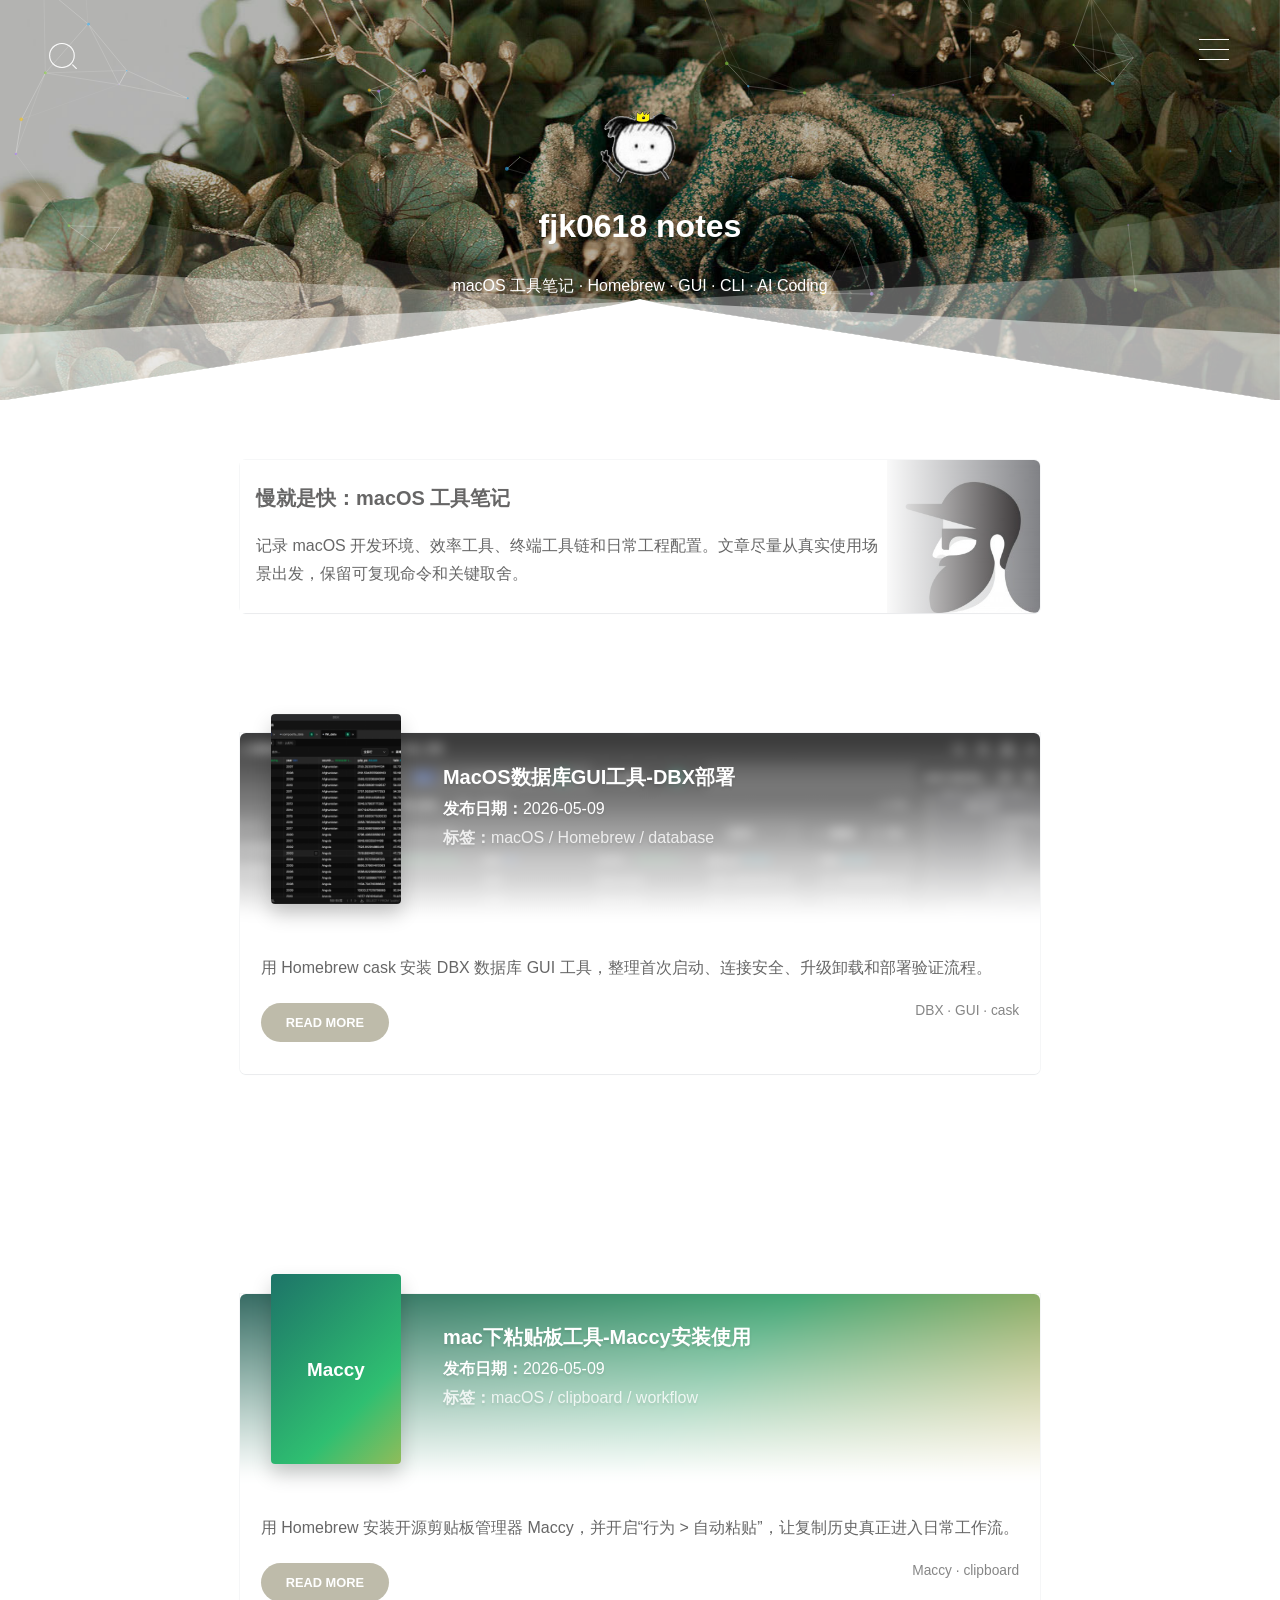
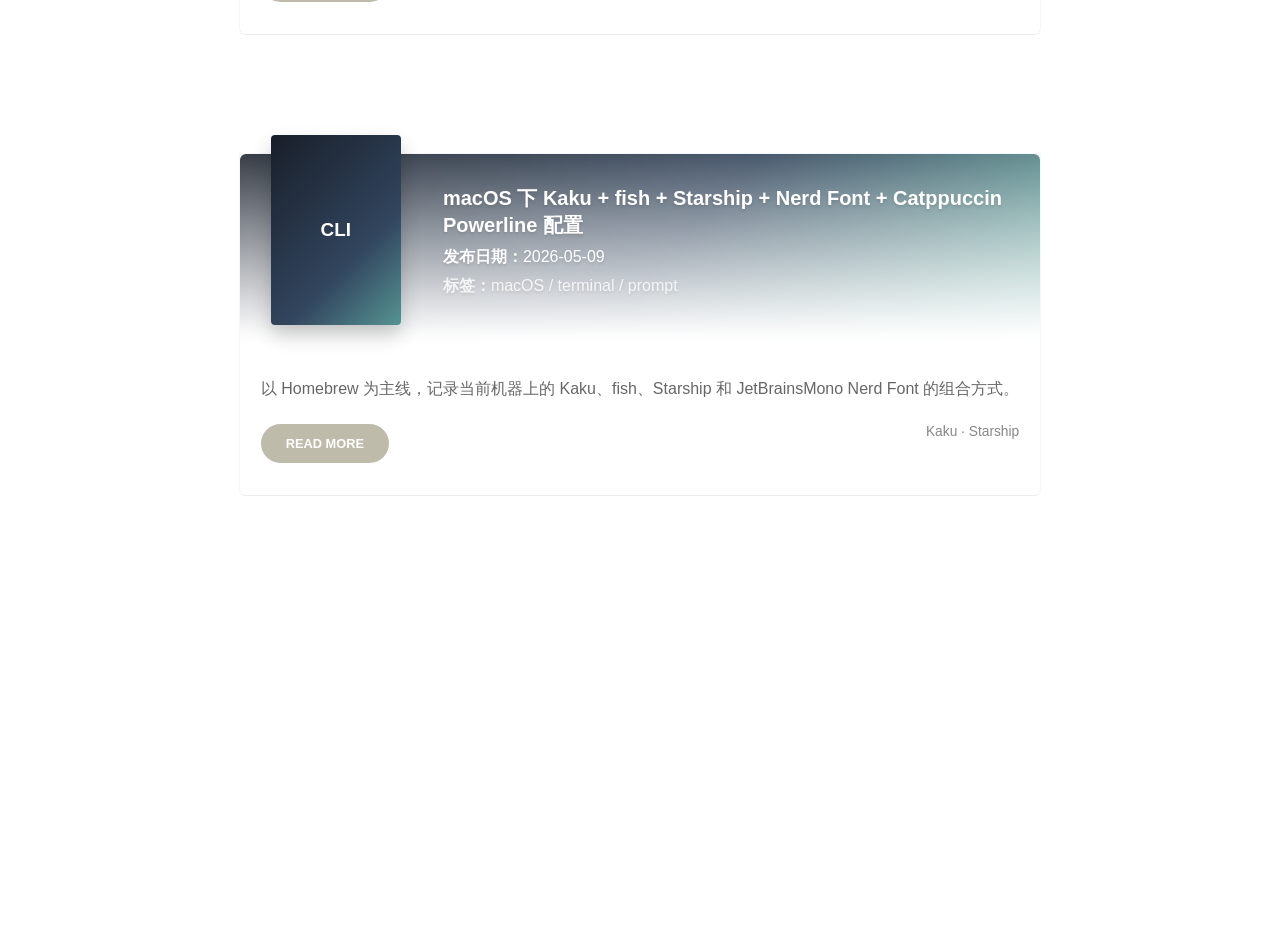
<file: index.html>
<!doctype html>
<html lang="zh-CN">

	<head>
		<meta charset="utf-8">
		<meta name="viewport" content="width=device-width, initial-scale=1, maximum-scale=1">
		<title>fjk0618 notes | macOS 工具笔记</title>
		<meta name="description" content="fjk0618 的 macOS 工具笔记，记录 Homebrew、开发环境、效率工具、终端工具链和 AI 编程工具配置。">
		<meta name="keywords" content="macOS, Homebrew, DBX, Maccy, Kaku, fish, Starship">
		<link rel="stylesheet" type="text/css" href="/theme/kang/statics/css/index.css" media="all">
		<style>
			.site-title {
				margin: 12px 0 6px;
				color: #fff;
				font-size: 2rem;
				letter-spacing: 0;
			}

			.home-search-note {
				margin: 12px 0 0;
				color: rgba(255, 255, 255, 0.68);
				font-size: 0.9rem;
			}

			.post.is-filtered {
				display: none;
			}

			.post-footer .post-tags {
				color: rgba(0, 0, 0, 0.48);
				font-size: 0.86rem;
			}

			.home-post-card-icon {
				display: flex;
				align-items: center;
				justify-content: center;
				color: #fff;
				font-weight: 700;
				font-size: 1.18rem;
				letter-spacing: 0;
				text-align: center;
				line-height: 1.15;
				background-size: 140% 140%;
			}

			.home-post-card-icon--clipboard {
				background-image: linear-gradient(135deg, #1b6b67 0%, #2fbf71 55%, #f4b942 100%);
			}

			.home-post-card-icon--terminal {
				background-image: linear-gradient(135deg, #151922 0%, #32465f 52%, #77d9c0 100%);
			}

			.home-post-bg--clipboard {
				background-image: linear-gradient(135deg, #174c4d 0%, #28a365 55%, #f0b43f 100%);
			}

			.home-post-bg--terminal {
				background-image: linear-gradient(135deg, #151922 0%, #30445d 52%, #74ccb8 100%);
			}

			.home-posts-empty {
				margin: 0 auto 120px;
				max-width: 800px;
				color: rgba(0, 0, 0, 0.62);
				text-align: center;
			}

			button.hebin {
				border: 0;
				background: transparent;
				cursor: pointer;
			}
		</style>
	</head>

	<body class="home blog custom-background round-avatars">
		<div class="Yarn_Background" style="background-image: url(/theme/kang/statics/images/47fb3c_.jpg);"></div>

		<form class="js-search search-form search-form--modal" method="get" action="#" role="search" aria-label="文章搜索">
			<div class="search-form__inner">
				<div>
					<div id="search-container" class="ajax_search">
						<div class="filter_container">
							<input type="search" value="" autocomplete="off" placeholder="搜索标题、摘要、标签" name="s" id="home-search-input" aria-label="搜索文章">
							<ul id="home-search-results" class="search_filtered"></ul>
							<p id="home-search-note" class="home-search-note">输入关键词后，首页文章列表会同步筛选。</p>
						</div>
					</div>
				</div>
			</div>
		</form>

		<div class="navi" data-aos="fade-down">
			<div class="bt-nav" aria-label="切换导航">
				<div class="line line1"></div>
				<div class="line line2"></div>
				<div class="line line3"></div>
			</div>
			<div class="navbar animated fadeInRight">
				<div class="inner">
					<nav id="site-navigation" class="main-navigation" aria-label="站点导航">
						<div id="main-menu" class="main-menu-container">
							<div class="menu-menu-container">
								<ul id="primary-menu" class="menu">
									<li class="menu-item current-menu-item current_page_item menu-item-home">
										<a href="/">首页</a>
									</li>
									<li class="menu-item">
										<a href="#posts">文章</a>
									</li>
									<li class="menu-item">
										<a href="/kangBlog/">模板预览</a>
									</li>
									<li class="menu-item">
										<a href="https://github.com/fjk0618">GitHub</a>
									</li>
									<li class="menu-item">
										<a href="https://262688.xyz">旧站</a>
									</li>
								</ul>
							</div>
						</div>
					</nav>
				</div>
			</div>
		</div>

		<button class="hebin js-toggle-search" data-aos="fade-down" type="button" aria-label="打开文章搜索">
			<i class="iconfont" aria-hidden="true">&#xe60e;</i>
		</button>

		<header id="masthead" class="overlay animated from-bottom" itemprop="brand">
			<div class="site-branding text-center">
				<a href="#posts" aria-label="查看最新文章">
					<figure>
						<img class="custom-logo avatar" src="/theme/kang/statics/images/omikron.png" alt="fjk0618 notes">
					</figure>
				</a>
				<h1 class="site-title">fjk0618 notes</h1>
				<h3 class="blog-description"><span>macOS 工具笔记 · Homebrew · GUI · CLI · AI Coding</span></h3>
			</div>
			<div class="decor-part">
				<div id="particles-js"></div>
			</div>
			<div class="animation-header">
				<div class="decor-wrapper">
					<svg id="header-decor" class="decor bottom" xmlns="http://www.w3.org/2000/svg" version="1.1" viewBox="0 0 100 100" preserveAspectRatio="none">
						<path class="large left" d="M0 0 L50 50 L0 100" fill="rgba(255,255,255, .1)"></path>
						<path class="large right" d="M100 0 L50 50 L100 100" fill="rgba(255,255,255, .1)"></path>
						<path class="medium left" d="M0 100 L50 50 L0 33.3" fill="rgba(255,255,255, .3)"></path>
						<path class="medium right" d="M100 100 L50 50 L100 33.3" fill="rgba(255,255,255, .3)"></path>
						<path class="small left" d="M0 100 L50 50 L0 66.6" fill="rgba(255,255,255, .5)"></path>
						<path class="small right" d="M100 100 L50 50 L100 66.6" fill="rgba(255,255,255, .5)"></path>
						<path d="M0 99.9 L50 49.9 L100 99.9 L0 99.9" fill="rgba(255,255,255, 1)"></path>
						<path d="M48 52 L50 49 L52 52 L48 52" fill="rgba(255,255,255, 1)"></path>
					</svg>
				</div>
			</div>
		</header>

		<div id="main" class="content">
			<div class="container">
				<article itemscope="itemscope">
					<div id="posts" class="posts-list js-posts">
						<div class="post post-layout-list" data-aos="fade-up">
							<div class="status_list_item icon_kyubo">
								<div class="status_user" style="background-image: url(/theme/kang/statics/images/b0ce3f3cde0c084b6d42321b2dcbc407.jpeg);">
									<div class="status_section">
										<a href="#posts" class="status_btn">慢就是快：macOS 工具笔记</a>
										<p class="section_p">记录 macOS 开发环境、效率工具、终端工具链和日常工程配置。文章尽量从真实使用场景出发，保留可复现命令和关键取舍。</p>
									</div>
								</div>
							</div>
						</div>

						<div id="home-posts-root" class="home-posts-root" aria-live="polite"></div>
					</div>
				</article>
			</div>
		</div>

		<footer id="footer" class="overlay animated from-top">
			<div class="decor-wrapper">
				<svg id="footer-decor" class="decor top" xmlns="http://www.w3.org/2000/svg" version="1.1" viewBox="0 0 100 100" preserveAspectRatio="none">
					<path class="large left" d="M0 0 L50 50 L0 100" fill="rgba(255,255,255, .1)"></path>
					<path class="large right" d="M100 0 L50 50 L100 100" fill="rgba(255,255,255, .1)"></path>
					<path class="medium left" d="M0 0 L50 50 L0 66.6" fill="rgba(255,255,255, .3)"></path>
					<path class="medium right" d="M100 0 L50 50 L100 66.6" fill="rgba(255,255,255, .3)"></path>
					<path class="small left" d="M0 0 L50 50 L0 33.3" fill="rgba(255,255,255, .5)"></path>
					<path class="small right" d="M100 0 L50 50 L100 33.3" fill="rgba(255,255,255, .5)"></path>
					<path d="M0 0 L50 50 L100 0 L0 0" fill="rgba(255,255,255, 1)"></path>
					<path d="M48 48 L50 51 L52 48 L48 48" fill="rgba(255,255,255, 1)"></path>
				</svg>
			</div>
			<ul class="socialize" data-aos="zoom-in">
				<li>
					<a title="GitHub" class="socialicon" href="https://github.com/fjk0618"><i class="iconfont" aria-hidden="true">&#xe616;</i></a>
				</li>
				<li>
					<a title="旧站" class="socialicon" href="https://262688.xyz"><i class="iconfont" aria-hidden="true">&#xe609;</i></a>
				</li>
			</ul>
			<div class="cr">
				Copyright&copy;2026. Design adapted from
				<a href="/kangBlog/">kangBlog</a>
			</div>
		</footer>

		<script type="text/javascript" src="/theme/kang/statics/js/jquery.min.js"></script>
		<script type="text/javascript" src="/theme/kang/statics/js/plugins.js"></script>
		<script type="text/javascript" src="/theme/kang/statics/js/script.js"></script>
		<script type="text/javascript" src="/theme/kang/statics/js/particles.js"></script>
		<script type="text/javascript" src="/theme/kang/statics/js/aos.js"></script>
		<script type="text/javascript" src="/data/posts.js"></script>
		<script type="text/javascript" src="/theme/kang/statics/js/home-posts.js"></script>
	</body>

</html>
</file>
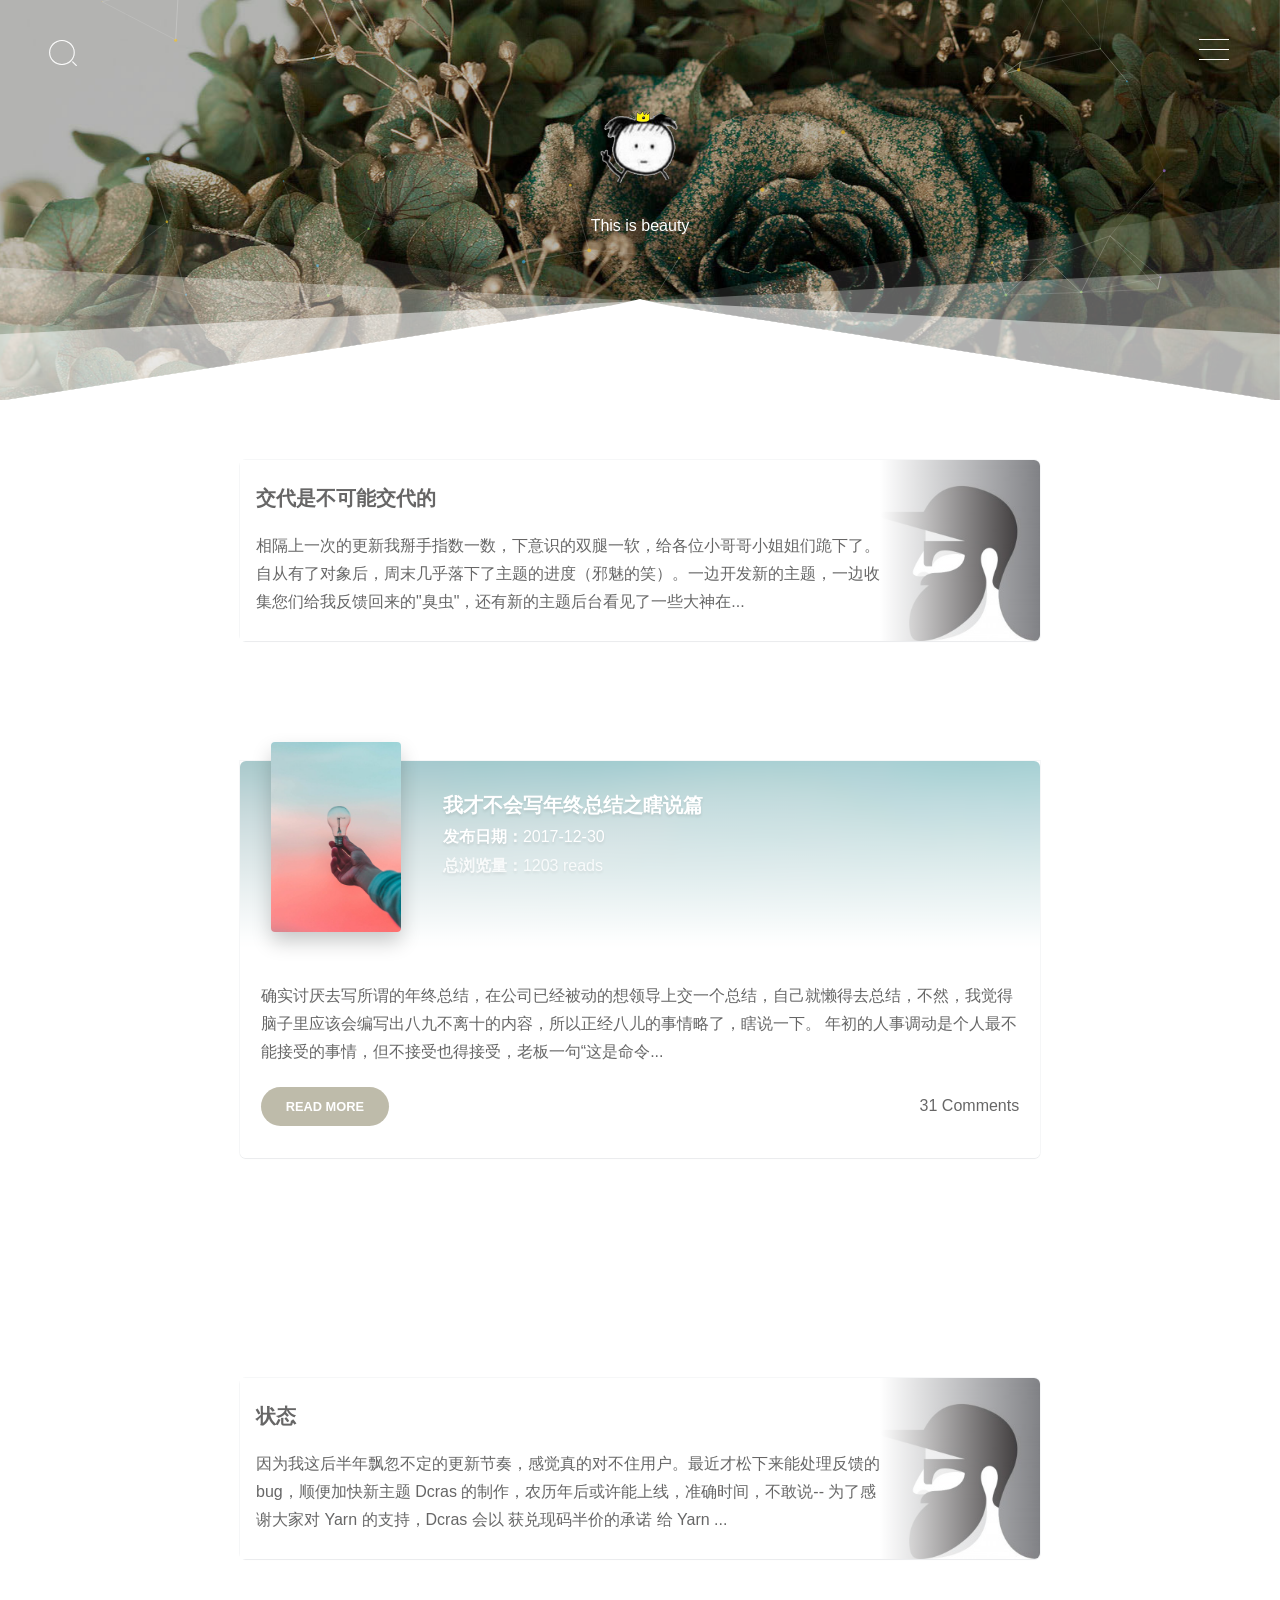
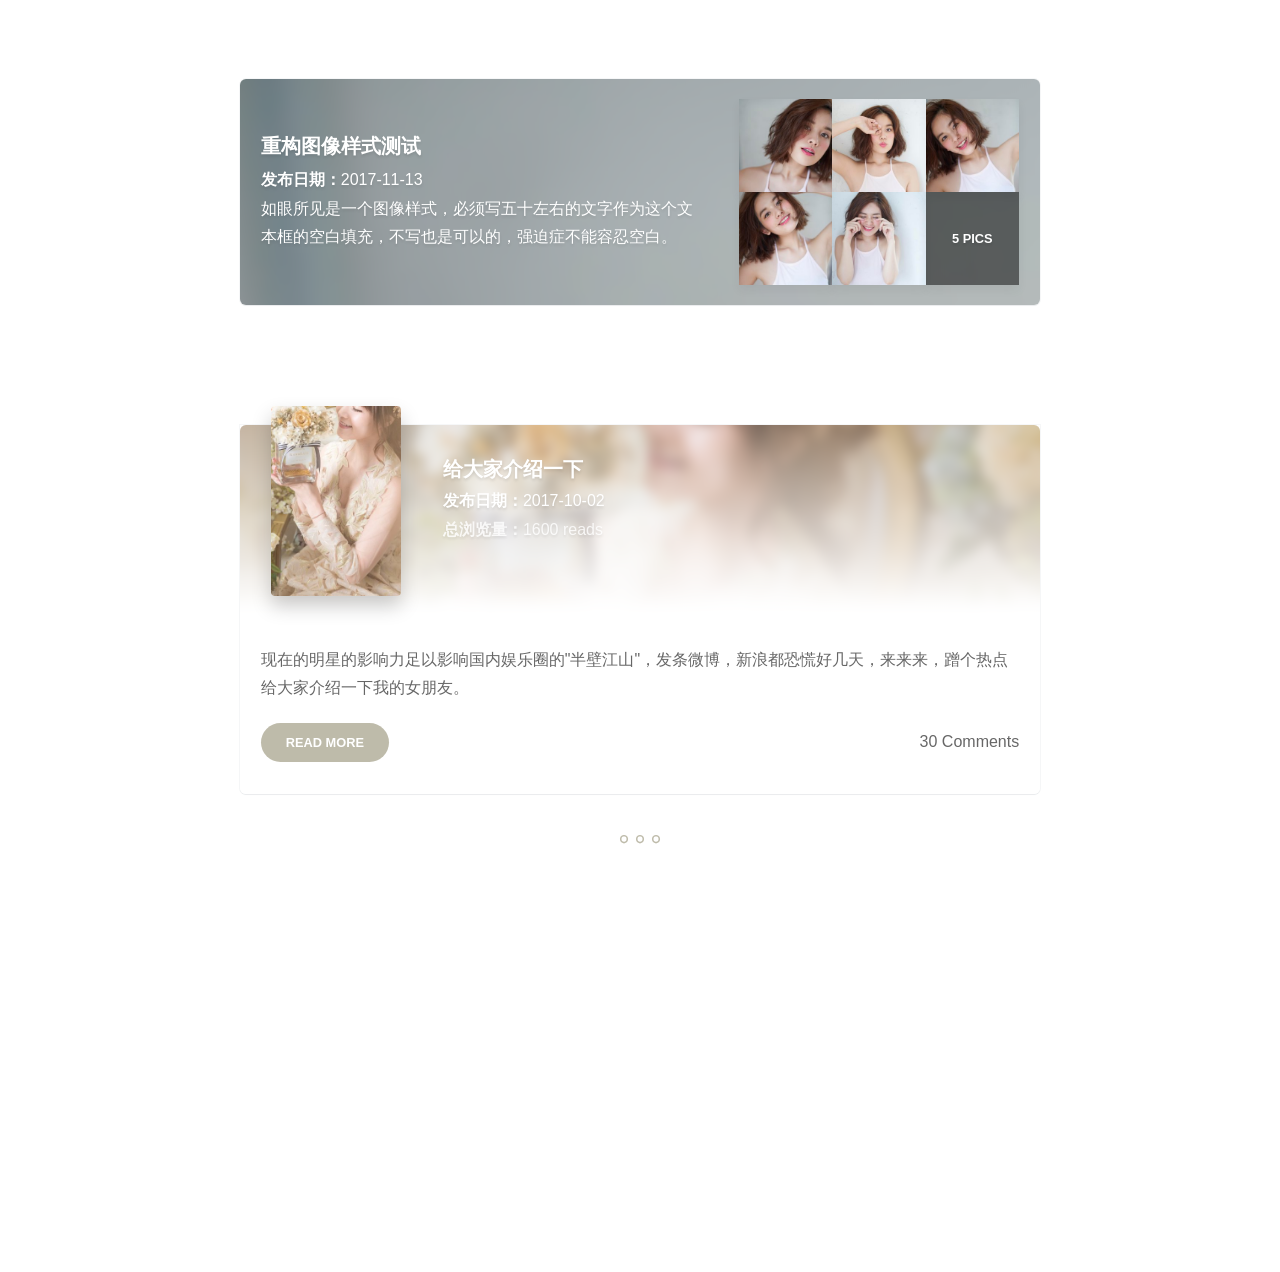
<file: kangBlog/index.html>
<!doctype html>
<html lang="zh">

	<head>
		<meta http-equiv="Content-Type" content="text/html; charset=UTF-8" />
		<meta name="viewport" content="width=device-width, initial-scale=1, maximum-scale=1">
		<title>响应式简单个性个人博客模板</title>
		<meta name="description" content="" />
		<meta name="keywords" content="" />
		<link rel="stylesheet" type="text/css" href="statics/css/index.css" media="all" />
	</head>

	<body class="home blog custom-background round-avatars">
		<div class="Yarn_Background" style="background-image: url( statics/images/47fb3c_.jpg);"></div>
		<form class="js-search search-form search-form--modal" method="get" action="search.html" role="search">
			<div class="search-form__inner">
				<div>
					<div id="search-container" class="ajax_search">
						<form method="get" id="searchform" action="">
							<div class="filter_container"><input type="text" value="" autocomplete="off" placeholder="Type then select or enter" name="s" id="search-input" />
								<ul id="search_filtered" class="search_filtered"></ul>
							</div>
							<input type="submit" name="submit" id="searchsubmit" class="searchsubmit" value="" />
						</form>
					</div>
				</div>
			</div>
		</form>
		<div class="navi" data-aos="fade-down">
			<div class="bt-nav">
				<div class="line line1"></div>
				<div class="line line2"></div>
				<div class="line line3"></div>
			</div>
			<div class="navbar animated fadeInRight">
				<div class="inner">
					<nav id="site-navigation" class="main-navigation">
						<div id="main-menu" class="main-menu-container">
							<div class="menu-menu-container">
								<ul id="primary-menu" class="menu">
									<li id="menu-item-17" class="menu-item menu-item-type-custom menu-item-object-custom current-menu-item current_page_item menu-item-home menu-item-17">
										<a href="index.html">首页</a>
									</li>
									<li id="menu-item-173" class="menu-item menu-item-type-post_type menu-item-object-page menu-item-173">
										<a href="update.html">更新</a>
									</li>
									<li id="menu-item-78" class="menu-item menu-item-type-post_type menu-item-object-page menu-item-78">
										<a href="link.html">链接</a>
									</li>
									<li id="menu-item-252" class="menu-item menu-item-type-post_type menu-item-object-page menu-item-has-children menu-item-252">
										<a href="archives.html">归档</a>
										<ul class="sub-menu">
											<li id="menu-item-165" class="menu-item menu-item-type-taxonomy menu-item-object-category menu-item-165">
												<a href="">theme</a>
											</li>
											<li id="menu-item-163" class="menu-item menu-item-type-taxonomy menu-item-object-category menu-item-163">
												<a href="">Happen</a>
											</li>
											<li id="menu-item-924" class="menu-item menu-item-type-taxonomy menu-item-object-category menu-item-924">
												<a href="">WeWork</a>
											</li>
											<li id="menu-item-164" class="menu-item menu-item-type-taxonomy menu-item-object-category menu-item-164">
												<a href="">WordPress</a>
											</li>
										</ul>
									</li>
									<li id="menu-item-57" class="menu-item menu-item-type-post_type menu-item-object-page menu-item-57">
										<a href="gustbook.html">留言</a>
									</li>
								</ul>
							</div>
						</div>
					</nav>
					<!-- #site-navigation -->
				</div>
			</div>
		</div>
		<div class="hebin" data-aos="fade-down">
			<i class=" js-toggle-search iconfont">&#xe60e;</i>
		</div>
		<header id="masthead" class="overlay animated from-bottom" itemprop="brand">
			<div class="site-branding text-center">
				<a href="">
					<figure>
						<img class="custom-logo avatar" src="statics/images/omikron.png" />
					</figure>
				</a>
				<h3 class="blog-description"><p>This is beauty</p></h3>
			</div>
			<!-- .site-branding -->
			<div class="decor-part">
				<div id="particles-js"></div>
			</div>
			<div class="animation-header">
				<div class="decor-wrapper">
					<svg id="header-decor" class="decor bottom" xmlns="http://www.w3.org/2000/svg" version="1.1" viewBox="0 0 100 100" preserveAspectRatio="none">
						<path class="large left" d="M0 0 L50 50 L0 100" fill="rgba(255,255,255, .1)"></path>
						<path class="large right" d="M100 0 L50 50 L100 100" fill="rgba(255,255,255, .1)"></path>
						<path class="medium left" d="M0 100 L50 50 L0 33.3" fill="rgba(255,255,255, .3)"></path>
						<path class="medium right" d="M100 100 L50 50 L100 33.3" fill="rgba(255,255,255, .3)"></path>
						<path class="small left" d="M0 100 L50 50 L0 66.6" fill="rgba(255,255,255, .5)"></path>
						<path class="small right" d="M100 100 L50 50 L100 66.6" fill="rgba(255,255,255, .5)"></path>
						<path d="M0 99.9 L50 49.9 L100 99.9 L0 99.9" fill="rgba(255,255,255, 1)"></path>
						<path d="M48 52 L50 49 L52 52 L48 52" fill="rgba(255,255,255, 1)"></path>
					</svg>
				</div>
			</div>
		</header>
		<div id="main" class="content">
			<div class="container">
				<article itemscope="itemscope">
					<div class="posts-list js-posts">
						<div class="post post-layout-list" data-aos="fade-up">
							<div class="status_list_item icon_kyubo">
								<div class="status_user" style="background-image: url(statics/images/b0ce3f3cde0c084b6d42321b2dcbc407.jpeg);">
									<div class="status_section">
										<a href="detail.html" class="status_btn">交代是不可能交代的</a>
										<p class="section_p">相隔上一次的更新我掰手指数一数，下意识的双腿一软，给各位小哥哥小姐姐们跪下了。自从有了对象后，周末几乎落下了主题的进度（邪魅的笑）。一边开发新的主题，一边收集您们给我反馈回来的"臭虫"，还有新的主题后台看见了一些大神在... </p>
									</div>
								</div>
							</div>
						</div>
						<div class="post post-layout-list" data-aos="fade-up">
							<div class="postnormal review ">
								<div class="post-container review-item">
									<div class="row review-item-wrapper">
										<div class="col-sm-3">
											<a rel="nofollow" href="detail.html">
												<div class="review-item-img" style="background-image: url(statics/images/diego-ph-249471-2-800x1000.jpg);"></div>
											</a>
										</div>
										<div class="col-sm-9 flex-xs-middle">
											<div class="review-item-title">
												<a href="detail.html" rel="bookmark">我才不会写年终总结之瞎说篇</a>
											</div>
											<div class="review-item-creator"><b>发布日期：</b>2017-12-30</div>
											<span class="review-item-info"><b>总浏览量：</b>1203 reads</span>
										</div>
									</div>
									<div class="review-bg-wrapper">
										<div class="bg-blur" style="background-image: url(statics/images/diego-ph-249471-2-800x1000.jpg);"></div>
									</div>
								</div>
								<div class="post-container">
									<div class="entry-content">确实讨厌去写所谓的年终总结，在公司已经被动的想领导上交一个总结，自己就懒得去总结，不然，我觉得脑子里应该会编写出八九不离十的内容，所以正经八儿的事情略了，瞎说一下。 年初的人事调动是个人最不能接受的事情，但不接受也得接受，老板一句“这是命令...</div>
									<div class="post-footer">
										<a class="gaz-btn primary" href="">READ MORE</a>
										<span class="total-comments-on-post pull-right"><a href="">31 Comments</a></span>
									</div>
								</div>
							</div>
						</div>
						<div class="post post-layout-list" data-aos="fade-up">
							<div class="status_list_item icon_kyubo">
								<div class="status_user" style="background-image: url(statics/images/b0ce3f3cde0c084b6d42321b2dcbc407.jpeg);">
									<div class="status_section">
										<a href="detail.html" class="status_btn">状态</a>
										<p class="section_p">因为我这后半年飘忽不定的更新节奏，感觉真的对不住用户。最近才松下来能处理反馈的bug，顺便加快新主题 Dcras 的制作，农历年后或许能上线，准确时间，不敢说-- 为了感谢大家对 Yarn 的支持，Dcras 会以 获兑现码半价的承诺 给 Yarn ... </p>
									</div>
								</div>
							</div>
						</div>
						<div class="post post-layout-list js-gallery" data-aos="fade-up">
							<div class="post-album">
								<div class="row content">
									<div class="bg" style="background-image: url(statics/images/IMG_0150.jpg);"></div>
									<div class="contentext flex-xs-middle">
										<div class="album-title">
											<a href="detail.html">重构图像样式测试</a>
										</div>
										<h5 class="review-item-creator"><b>发布日期：</b>2017-11-13</h5>
										<div class="album-content">如眼所见是一个图像样式，必须写五十左右的文字作为这个文本框的空白填充，不写也是可以的，强迫症不能容忍空白。</div>
									</div>
									<div class="album-thumb-width flex-xs-middle">
										<div class="row album-thumb no-gutter">
											<div class="col-xs-4"><img class="thumb" src="statics/images/IMG_0150-250x250.jpg" /></div>
											<div class="col-xs-4"><img class="thumb" src="statics/images/IMG_0149-250x250.jpg" /></div>
											<div class="col-xs-4"><img class="thumb" src="statics/images/IMG_0146-250x250.jpg" /></div>
											<div class="col-xs-4"><img class="thumb" src="statics/images/IMG_0147-250x250.jpg" /></div>
											<div class="col-xs-4"><img class="thumb" src="statics/images/IMG_0148-250x250.jpg" /></div>
											<div class="col-xs-4">
												<a href="">5 pics</a>
											</div>
										</div>
									</div>
								</div>
							</div>
						</div>
						<div class="post post-layout-list" data-aos="fade-up">
							<div class="postnormal review ">
								<div class="post-container review-item">
									<div class="row review-item-wrapper">
										<div class="col-sm-3">
											<a rel="nofollow" href="detail.html">
												<div class="review-item-img" style="background-image: url(statics/images/47fb3c_9afed6c259f94589881bd55376206366mv2_d_3840_5784_s_4_2-800x450.jpg);"></div>
											</a>
										</div>
										<div class="col-sm-9 flex-xs-middle">
											<div class="review-item-title">
												<a href="detail.html" rel="bookmark">给大家介绍一下</a>
											</div>
											<div class="review-item-creator"><b>发布日期：</b>2017-10-02</div>
											<span class="review-item-info"><b>总浏览量：</b>1600 reads</span>
										</div>
									</div>
									<div class="review-bg-wrapper">
										<div class="bg-blur" style="background-image: url(statics/images/47fb3c_9afed6c259f94589881bd55376206366mv2_d_3840_5784_s_4_2-800x450.jpg);"></div>
									</div>
								</div>
								<div class="post-container">
									<div class="entry-content">现在的明星的影响力足以影响国内娱乐圈的"半壁江山"，发条微博，新浪都恐慌好几天，来来来，蹭个热点给大家介绍一下我的女朋友。</div>
									<div class="post-footer">
										<a class="gaz-btn primary" href="detail.html">READ MORE</a>
										<span class="total-comments-on-post pull-right"><a href="">30 Comments</a></span>
									</div>
								</div>
							</div>
						</div>
					</div>
					<!-- post-formats end Infinite Scroll star -->
					<!-- post-formats -->
					<div class="pagination js-pagination">
						<div class="js-next pagination__load">
							<a href=""><i class="iconfont">&#xe605;</i></a>
						</div>
					</div>
					<!-- -pagination  -->
			</div>
		</div>

		<footer id="footer" class="overlay animated from-top">
			<div class="decor-wrapper">
				<svg id="footer-decor" class="decor top" xmlns="http://www.w3.org/2000/svg" version="1.1" viewBox="0 0 100 100" preserveAspectRatio="none">
					<path class="large left" d="M0 0 L50 50 L0 100" fill="rgba(255,255,255, .1)"></path>
					<path class="large right" d="M100 0 L50 50 L100 100" fill="rgba(255,255,255, .1)"></path>
					<path class="medium left" d="M0 0 L50 50 L0 66.6" fill="rgba(255,255,255, .3)"></path>
					<path class="medium right" d="M100 0 L50 50 L100 66.6" fill="rgba(255,255,255, .3)"></path>
					<path class="small left" d="M0 0 L50 50 L0 33.3" fill="rgba(255,255,255, .5)"></path>
					<path class="small right" d="M100 0 L50 50 L100 33.3" fill="rgba(255,255,255, .5)"></path>
					<path d="M0 0 L50 50 L100 0 L0 0" fill="rgba(255,255,255, 1)"></path>
					<path d="M48 48 L50 51 L52 48 L48 48" fill="rgba(255,255,255, 1)"></path>
				</svg>
			</div>
			<div class="socialize" data-aos="zoom-in">
				<li>
					<a title="weibo" class="socialicon" href=""><i class="iconfont" aria-hidden="true">&#xe601;</i></a>
				</li>
				<li class="wechat">
					<a class="socialicon"><i class="iconfont">&#xe609;</i></a>
					<div class="wechatimg"><img src="statics/images/49D3746D-7519-B709-83E4-65BD1927C4E7.jpg"></div>
				</li>
				<li>
					<a title="QQ" class="socialicon" href="" target="_blank"><i class="iconfont" aria-hidden="true">&#xe616;</i></a>
				</li>
			</div>
			<div class="cr">
				Copyright&copy;2018. Design by
				<a href="">17sucai</a>
			</div>
			<script type='text/javascript' src='statics/js/jquery.min.js'></script>
			<script type='text/javascript' src='statics/js/plugins.js'></script>
			<script type='text/javascript' src='statics/js/script.js'></script>
			<script type='text/javascript' src='statics/js/particles.js'></script>
			<script type='text/javascript' src='statics/js/aos.js'></script>

	</body>

</html>
</file>
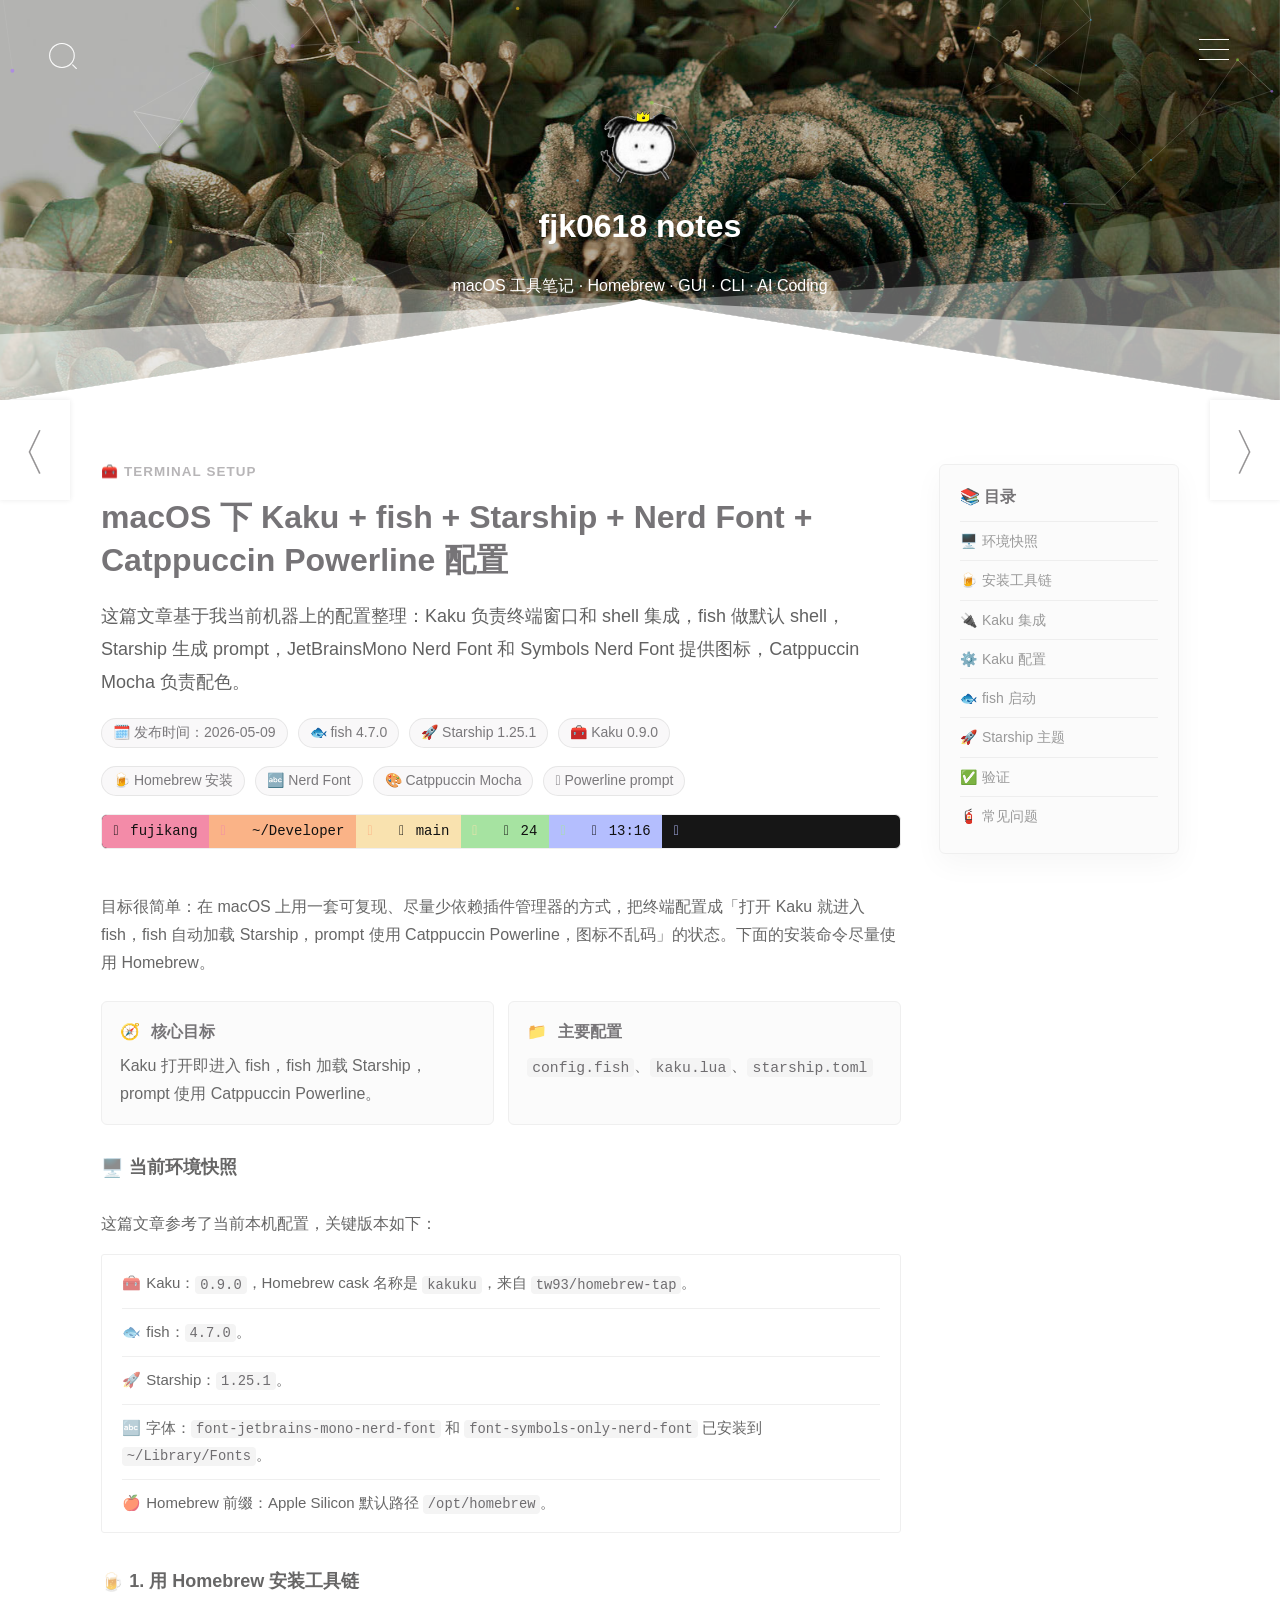
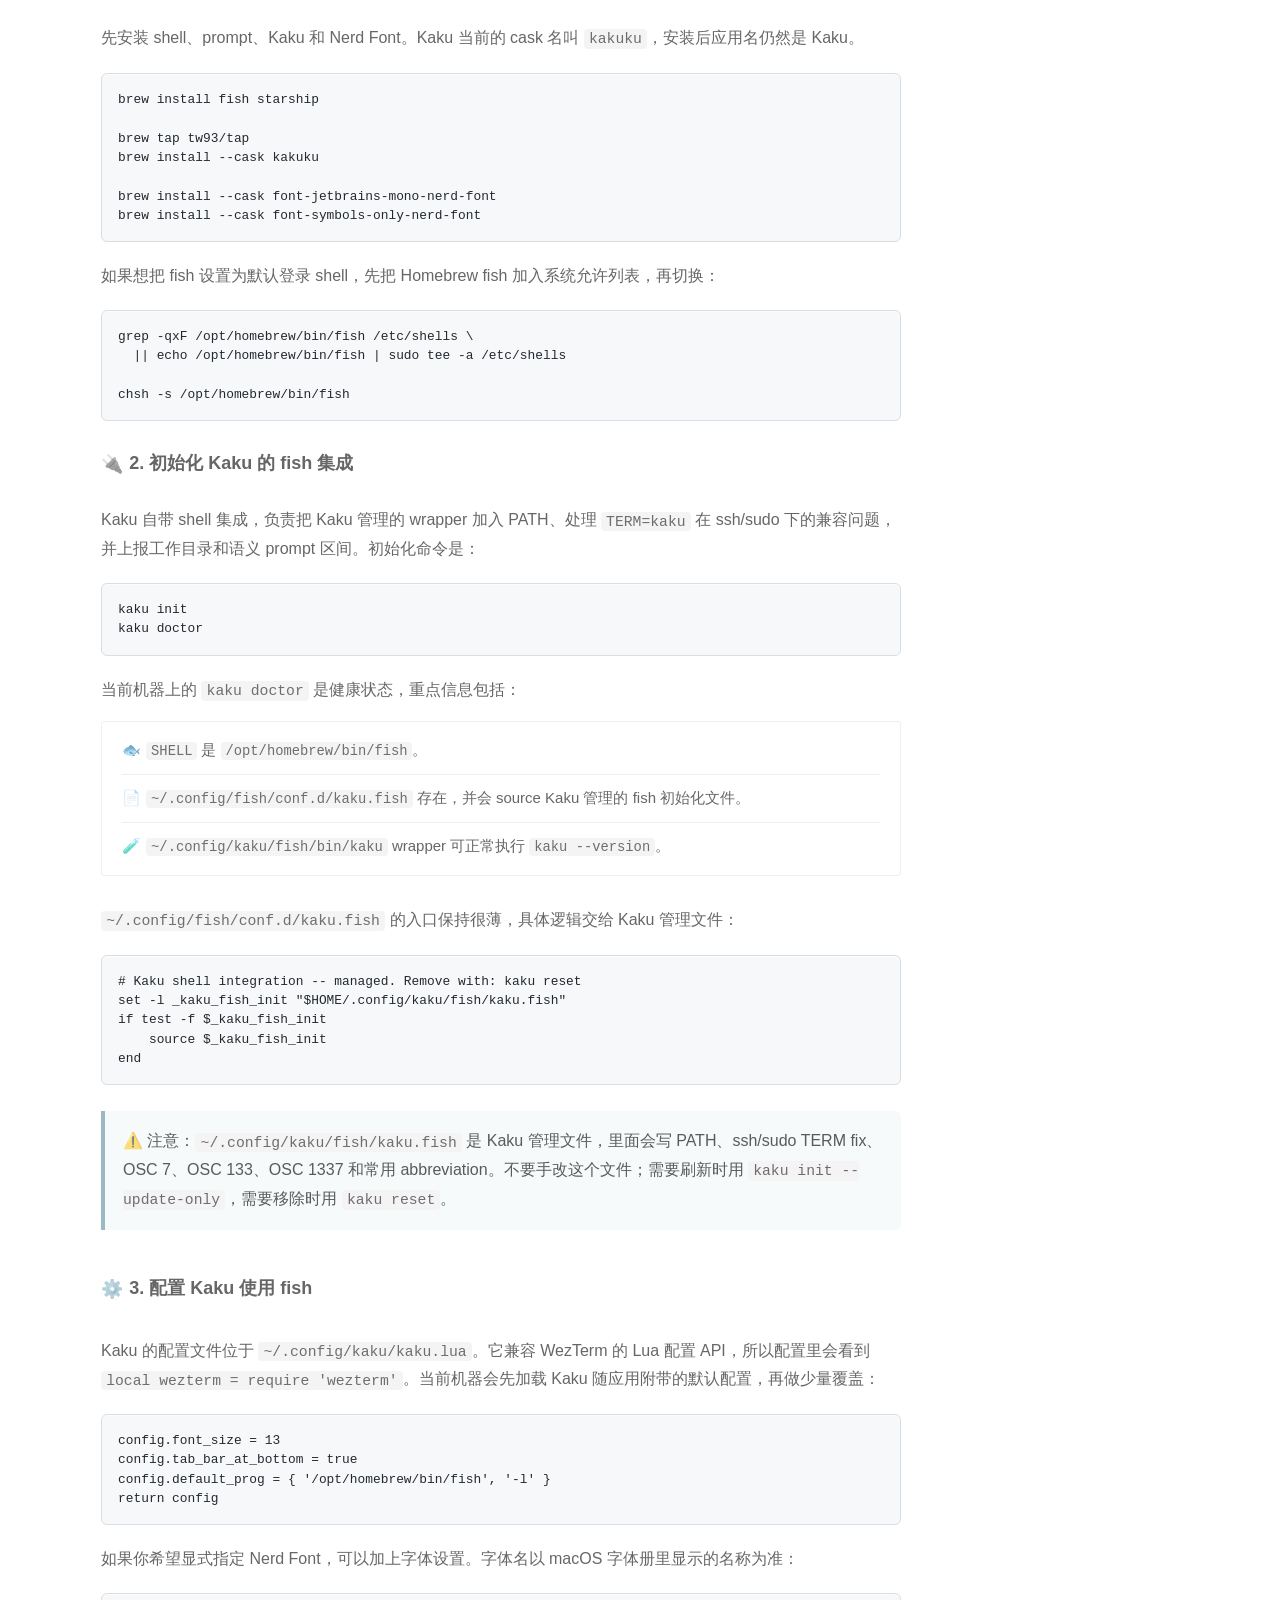
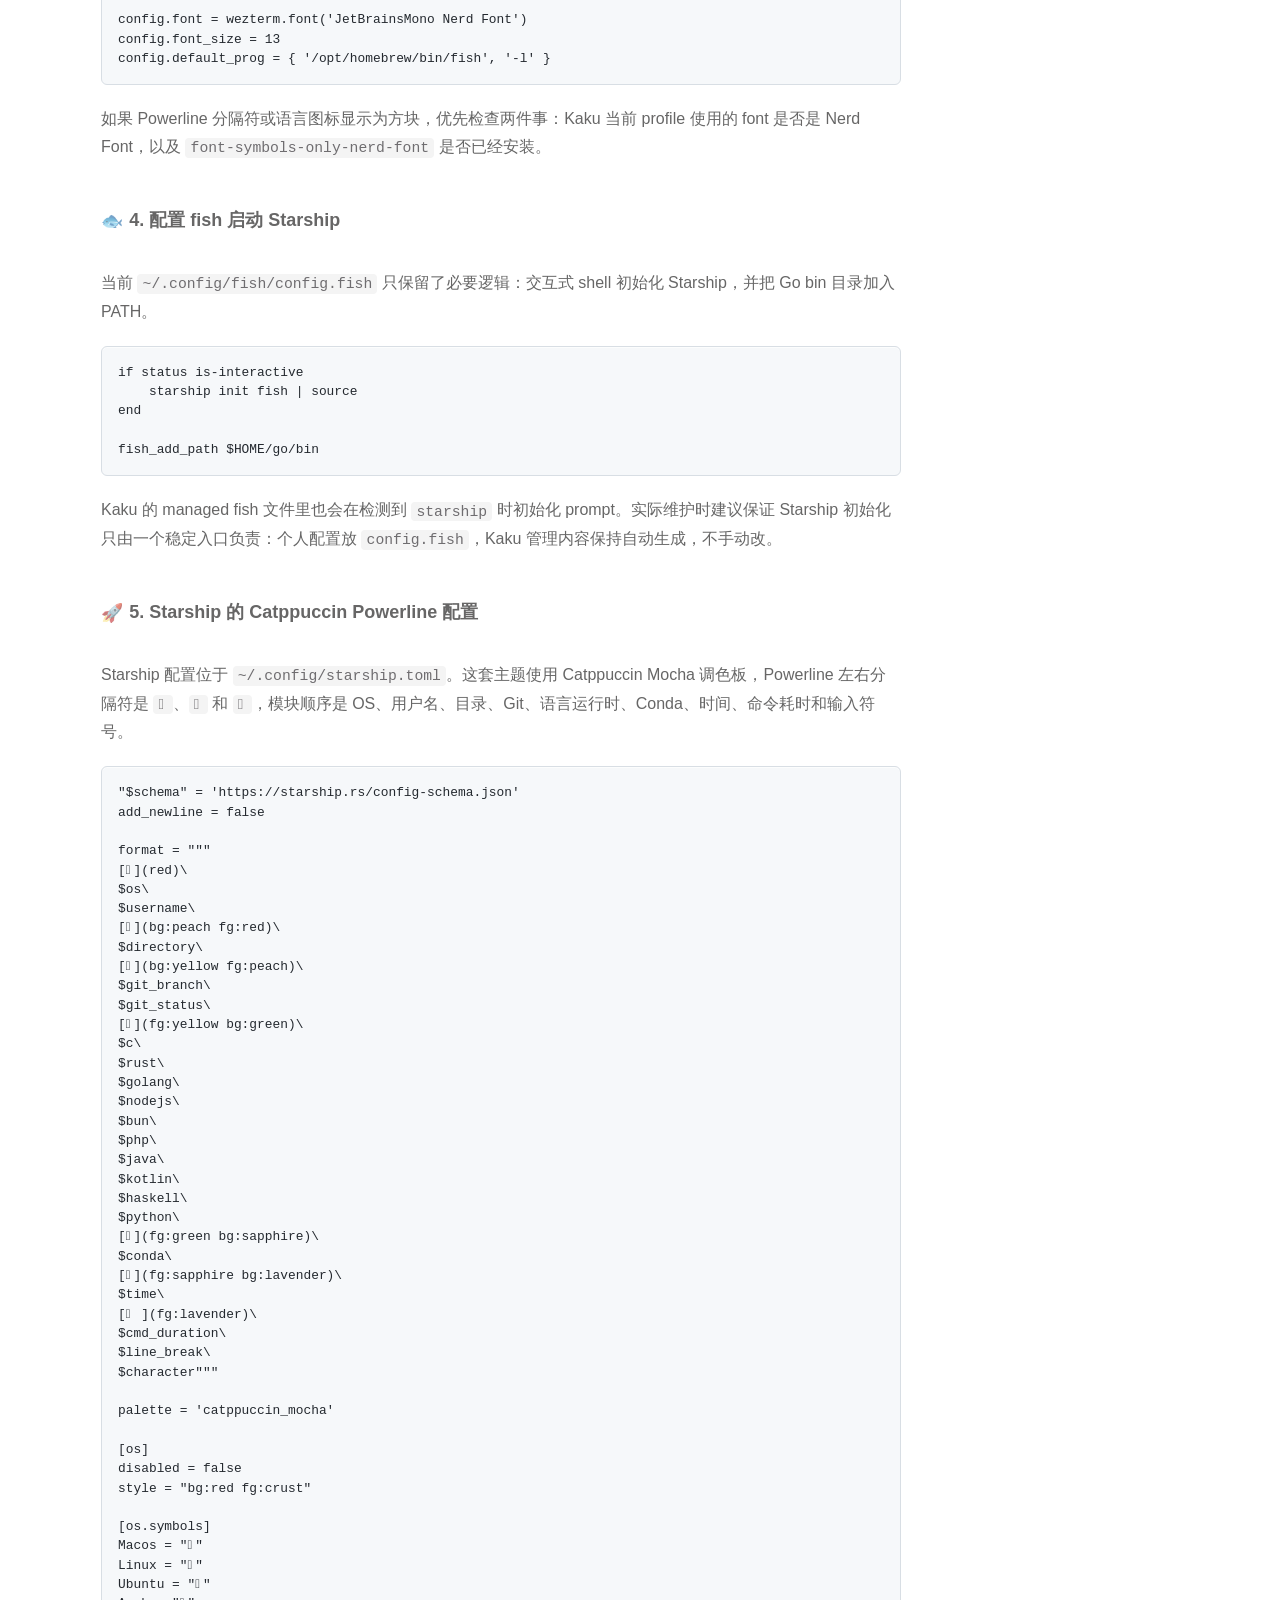
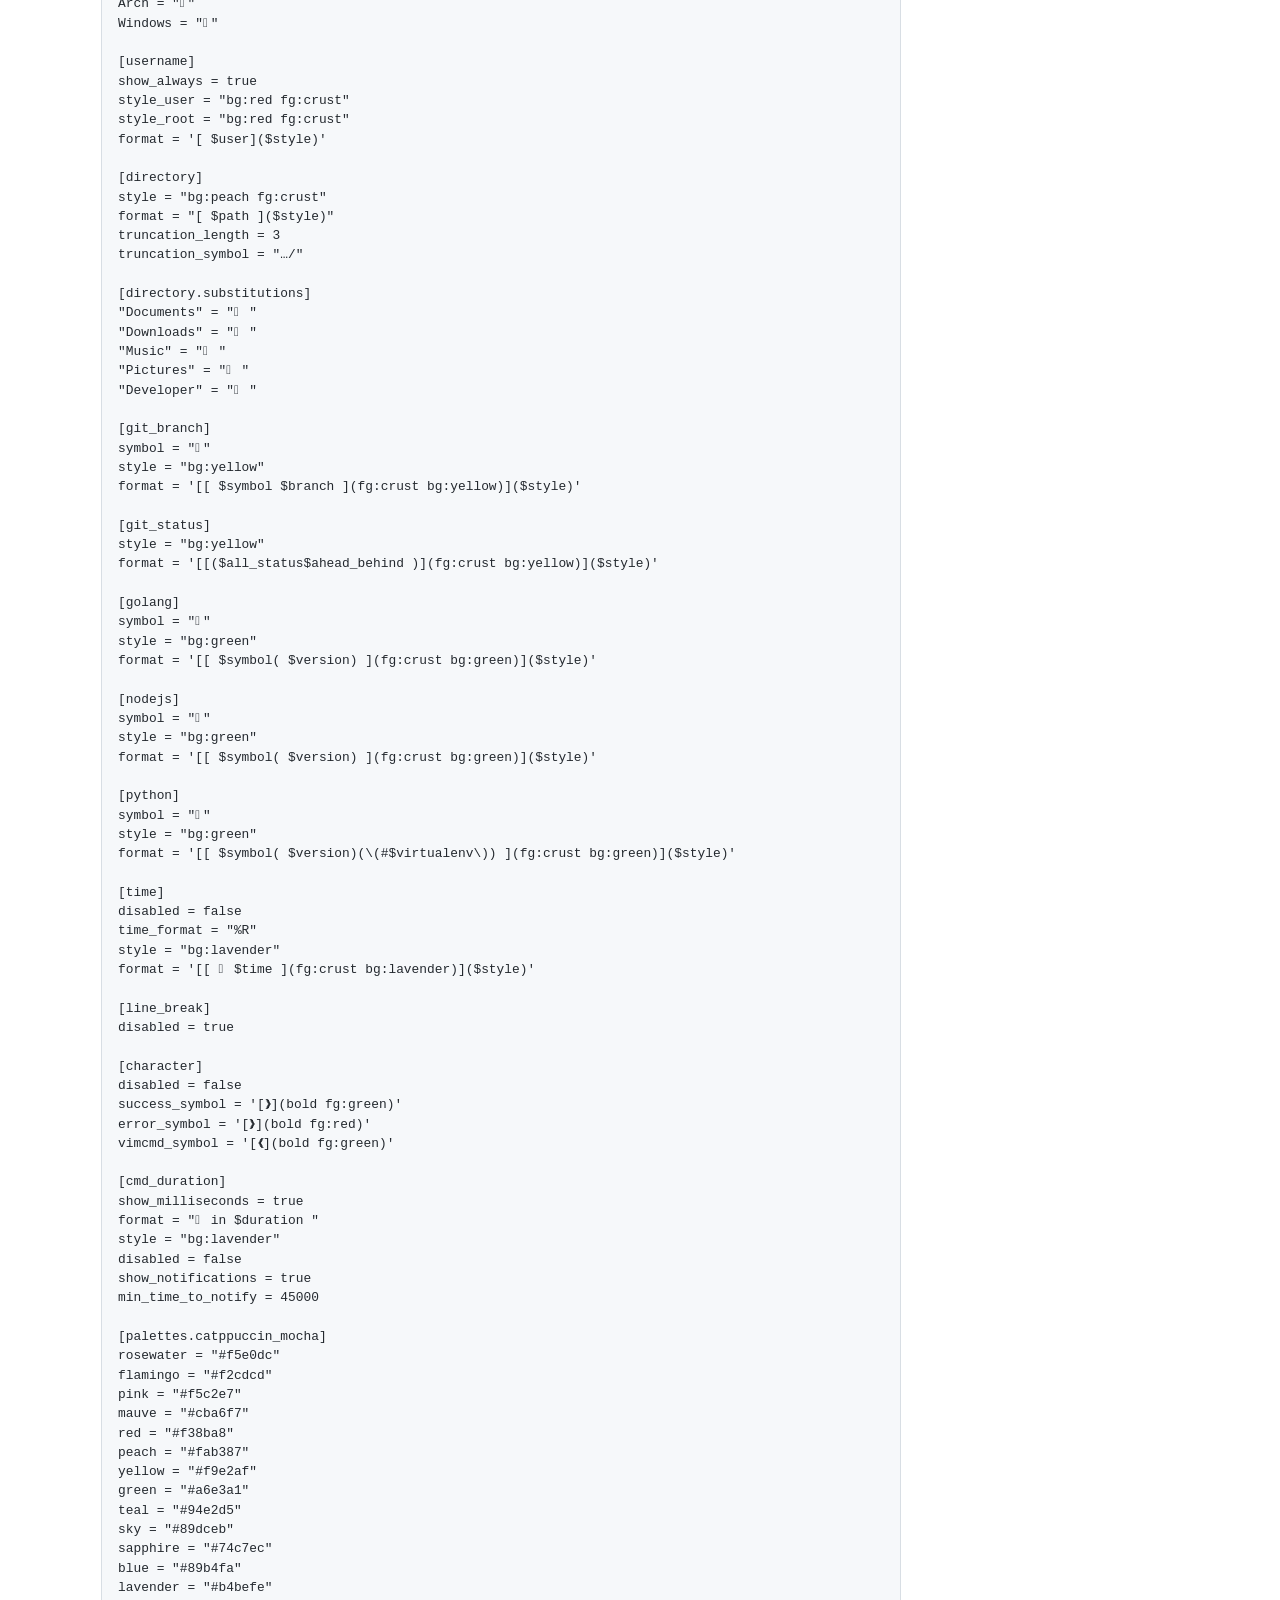
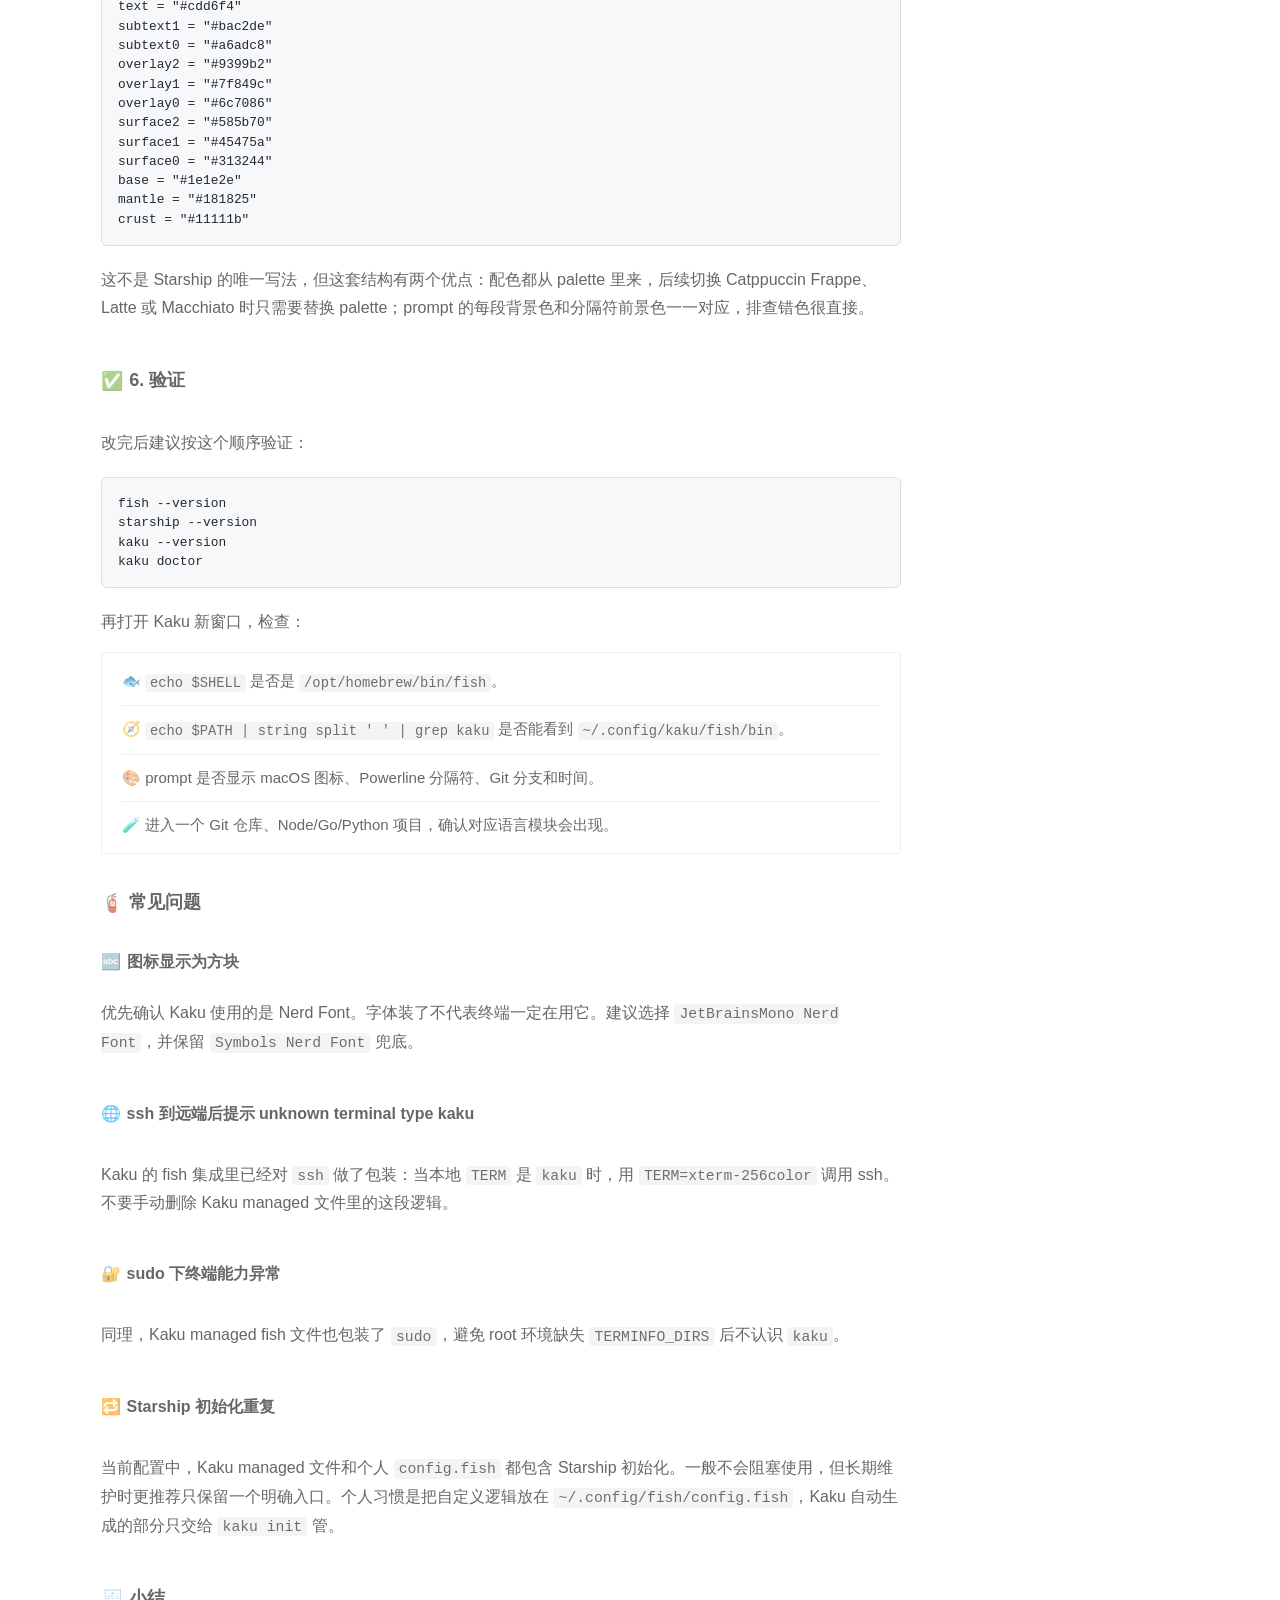
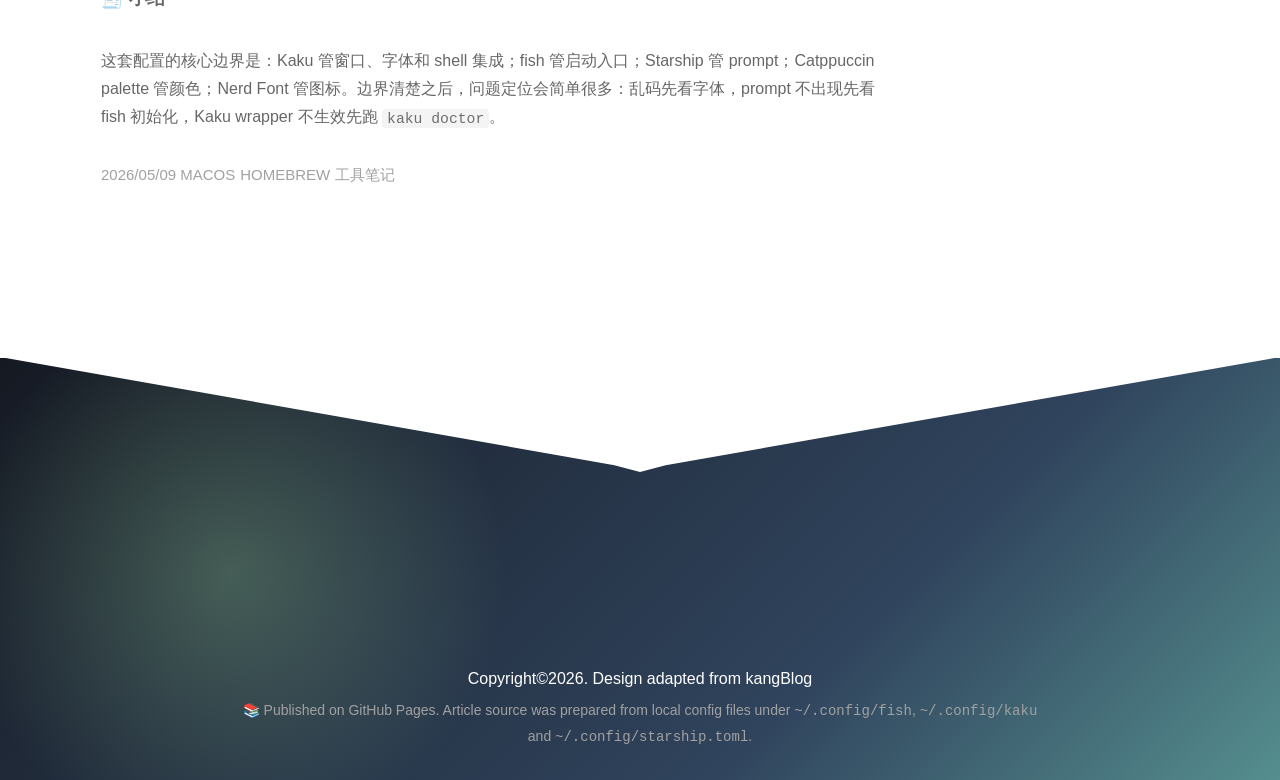
<file: posts/mac-kaku-fish-starship-nerd-catppuccin-powerline/index.html>
<!doctype html>
<html lang="zh-CN">

	<head>
		<meta charset="utf-8">
		<meta name="viewport" content="width=device-width, initial-scale=1, maximum-scale=1">
		<title>macOS 下 Kaku + fish + Starship + Nerd Font + Catppuccin Powerline 配置</title>
		<meta name="description" content="基于本机配置整理的 macOS 终端配置笔记：Kaku、fish、Starship、JetBrainsMono Nerd Font 与 Catppuccin Powerline prompt。">
		<link rel="stylesheet" type="text/css" href="/theme/kang/statics/css/index.css" media="all">
		<link rel="stylesheet" type="text/css" href="/theme/kang/statics/css/detail.css">
		<link rel="stylesheet" type="text/css" href="/theme/kang/statics/css/blog-post.css">
	</head>

	<body class="home blog custom-background round-avatars" itemscope itemtype="http://schema.org/Organization">
		<div class="Yarn_Background" style="background-image: url(/theme/kang/statics/images/47fb3c_.jpg);"></div>

		<form class="js-search search-form search-form--modal" method="get" action="/" role="search" aria-label="文章搜索">
			<div class="search-form__inner">
				<div>
					<div id="search-container" class="ajax_search">
						<div class="filter_container">
							<input type="search" value="" autocomplete="off" placeholder="搜索文章" name="s" id="post-search-input" aria-label="搜索文章">
							<ul id="post-search-results" class="search_filtered"></ul>
							<p id="post-search-note" class="post-search-note">输入关键词后，选择要跳转的文章。</p>
						</div>
					</div>
				</div>
			</div>
		</form>

		<div class="navi" data-aos="fade-down">
			<div class="bt-nav" aria-label="切换导航">
				<div class="line line1"></div>
				<div class="line line2"></div>
				<div class="line line3"></div>
			</div>
			<div class="navbar animated fadeInRight">
				<div class="inner">
					<nav id="site-navigation" class="main-navigation" aria-label="站点导航">
						<div id="main-menu" class="main-menu-container">
							<div class="menu-menu-container">
								<ul id="primary-menu" class="menu">
									<li class="menu-item"><a href="/">首页</a></li>
									<li class="menu-item current-menu-item current_page_item"><a href="#article">正文</a></li>
									<li class="menu-item"><a href="/kangBlog/">模板预览</a></li>
									<li class="menu-item"><a href="https://github.com/fjk0618">GitHub</a></li>
									<li class="menu-item"><a href="https://262688.xyz">旧站</a></li>
								</ul>
							</div>
						</div>
					</nav>
				</div>
			</div>
		</div>

		<button class="hebin js-toggle-search" data-aos="fade-down" type="button" aria-label="打开文章搜索">
			<i class="iconfont" aria-hidden="true">&#xe60e;</i>
		</button>

		<header id="masthead" class="overlay animated from-bottom" itemprop="brand">
			<div class="site-branding text-center">
				<a href="/" aria-label="返回首页">
					<figure>
						<img class="custom-logo avatar" src="/theme/kang/statics/images/omikron.png" alt="fjk0618 notes">
					</figure>
				</a>
				<h1 class="site-title">fjk0618 notes</h1>
				<h3 class="blog-description"><span>macOS 工具笔记 · Homebrew · GUI · CLI · AI Coding</span></h3>
			</div>
			<div class="decor-part">
				<div id="particles-js"></div>
			</div>
			<div class="animation-header">
				<div class="decor-wrapper">
					<svg id="header-decor" class="decor bottom" xmlns="http://www.w3.org/2000/svg" version="1.1" viewBox="0 0 100 100" preserveAspectRatio="none">
						<path class="large left" d="M0 0 L50 50 L0 100" fill="rgba(255,255,255, .1)"></path>
						<path class="large right" d="M100 0 L50 50 L100 100" fill="rgba(255,255,255, .1)"></path>
						<path class="medium left" d="M0 100 L50 50 L0 33.3" fill="rgba(255,255,255, .3)"></path>
						<path class="medium right" d="M100 100 L50 50 L100 33.3" fill="rgba(255,255,255, .3)"></path>
						<path class="small left" d="M0 100 L50 50 L0 66.6" fill="rgba(255,255,255, .5)"></path>
						<path class="small right" d="M100 100 L50 50 L100 66.6" fill="rgba(255,255,255, .5)"></path>
						<path d="M0 99.9 L50 49.9 L100 99.9 L0 99.9" fill="rgba(255,255,255, 1)"></path>
						<path d="M48 52 L50 49 L52 52 L48 52" fill="rgba(255,255,255, 1)"></path>
					</svg>
				</div>
			</div>
		</header>

		<div id="main" class="content">
			<div class="container">
				<article id="article" class="js-gallery post type-post status-publish format-standard hentry">
					<section class="post_content" data-aos="fade-up">
						<header class="post_header article-header">
<div class="article-kicker">🧰 terminal setup</div>
        <h1 class="post_title">macOS 下 Kaku + fish + Starship + Nerd Font + Catppuccin Powerline 配置</h1>
        <p class="article-lead">这篇文章基于我当前机器上的配置整理：Kaku 负责终端窗口和 shell 集成，fish 做默认 shell，Starship 生成 prompt，JetBrainsMono Nerd Font 和 Symbols Nerd Font 提供图标，Catppuccin Mocha 负责配色。</p>
        <div class="article-meta">
          <span class="pill">🗓️ 发布时间：2026-05-09</span>
          <span class="pill">🐟 fish 4.7.0</span>
          <span class="pill">🚀 Starship 1.25.1</span>
          <span class="pill">🧰 Kaku 0.9.0</span>
        </div>
        <div class="article-tags" aria-label="文章重点标签">
          <span>🍺 Homebrew 安装</span>
          <span>🔤 Nerd Font</span>
          <span>🎨 Catppuccin Mocha</span>
          <span> Powerline prompt</span>
        </div>
        <div class="terminal-strip" aria-label="Prompt preview">
          <div class="terminal-line">
            <span class="seg seg-os">󰀵 fujikang</span><span class="seg sep" style="background: var(--peach); color: var(--red);"></span><span class="seg seg-dir">~/Developer</span><span class="seg sep" style="background: var(--yellow); color: var(--peach);"></span><span class="seg seg-git"> main</span><span class="seg sep" style="background: var(--green); color: var(--yellow);"></span><span class="seg seg-lang"> 24</span><span class="seg sep" style="background: var(--lavender); color: var(--green);"></span><span class="seg seg-time"> 13:16</span><span class="seg sep" style="color: var(--lavender);"></span>
          </div>
        </div>
						</header>
						<nav class="post-toc" aria-label="文章目录">
<strong>📚 目录</strong>
          <a href="#environment"><span class="emoji" aria-hidden="true">🖥️</span>环境快照</a>
          <a href="#install"><span class="emoji" aria-hidden="true">🍺</span>安装工具链</a>
          <a href="#kaku"><span class="emoji" aria-hidden="true">🔌</span>Kaku 集成</a>
          <a href="#kaku-config"><span class="emoji" aria-hidden="true">⚙️</span>Kaku 配置</a>
          <a href="#fish"><span class="emoji" aria-hidden="true">🐟</span>fish 启动</a>
          <a href="#starship"><span class="emoji" aria-hidden="true">🚀</span>Starship 主题</a>
          <a href="#verify"><span class="emoji" aria-hidden="true">✅</span>验证</a>
          <a href="#troubleshooting"><span class="emoji" aria-hidden="true">🧯</span>常见问题</a>
						</nav>
						<div class="post-body js-gallery">
<p>目标很简单：在 macOS 上用一套可复现、尽量少依赖插件管理器的方式，把终端配置成「打开 Kaku 就进入 fish，fish 自动加载 Starship，prompt 使用 Catppuccin Powerline，图标不乱码」的状态。下面的安装命令尽量使用 Homebrew。</p>

            <div class="info-grid">
              <div class="info-box">
                <strong><span class="emoji" aria-hidden="true">🧭</span>核心目标</strong>
                <p>Kaku 打开即进入 fish，fish 加载 Starship，prompt 使用 Catppuccin Powerline。</p>
              </div>
              <div class="info-box">
                <strong><span class="emoji" aria-hidden="true">📁</span>主要配置</strong>
                <p><code>config.fish</code>、<code>kaku.lua</code>、<code>starship.toml</code></p>
              </div>
            </div>

            <h2 id="environment"><span class="emoji" aria-hidden="true">🖥️</span>当前环境快照</h2>
            <p>这篇文章参考了当前本机配置，关键版本如下：</p>
            <ul class="emoji-list">
              <li><span class="emoji" aria-hidden="true">🧰</span>Kaku：<code>0.9.0</code>，Homebrew cask 名称是 <code>kakuku</code>，来自 <code>tw93/homebrew-tap</code>。</li>
              <li><span class="emoji" aria-hidden="true">🐟</span>fish：<code>4.7.0</code>。</li>
              <li><span class="emoji" aria-hidden="true">🚀</span>Starship：<code>1.25.1</code>。</li>
              <li><span class="emoji" aria-hidden="true">🔤</span>字体：<code>font-jetbrains-mono-nerd-font</code> 和 <code>font-symbols-only-nerd-font</code> 已安装到 <code>~/Library/Fonts</code>。</li>
              <li><span class="emoji" aria-hidden="true">🍎</span>Homebrew 前缀：Apple Silicon 默认路径 <code>/opt/homebrew</code>。</li>
            </ul>

            <h2 id="install"><span class="emoji" aria-hidden="true">🍺</span>1. 用 Homebrew 安装工具链</h2>
            <p>先安装 shell、prompt、Kaku 和 Nerd Font。Kaku 当前的 cask 名叫 <code>kakuku</code>，安装后应用名仍然是 Kaku。</p>
<pre><code class="language-bash">brew install fish starship

brew tap tw93/tap
brew install --cask kakuku

brew install --cask font-jetbrains-mono-nerd-font
brew install --cask font-symbols-only-nerd-font</code></pre>

            <p>如果想把 fish 设置为默认登录 shell，先把 Homebrew fish 加入系统允许列表，再切换：</p>
<pre><code class="language-bash">grep -qxF /opt/homebrew/bin/fish /etc/shells \
  || echo /opt/homebrew/bin/fish | sudo tee -a /etc/shells

chsh -s /opt/homebrew/bin/fish</code></pre>

            <h2 id="kaku"><span class="emoji" aria-hidden="true">🔌</span>2. 初始化 Kaku 的 fish 集成</h2>
            <p>Kaku 自带 shell 集成，负责把 Kaku 管理的 wrapper 加入 PATH、处理 <code>TERM=kaku</code> 在 ssh/sudo 下的兼容问题，并上报工作目录和语义 prompt 区间。初始化命令是：</p>
<pre><code class="language-bash">kaku init
kaku doctor</code></pre>

            <p>当前机器上的 <code>kaku doctor</code> 是健康状态，重点信息包括：</p>
            <ul class="emoji-list">
              <li><span class="emoji" aria-hidden="true">🐟</span><code>SHELL</code> 是 <code>/opt/homebrew/bin/fish</code>。</li>
              <li><span class="emoji" aria-hidden="true">📄</span><code>~/.config/fish/conf.d/kaku.fish</code> 存在，并会 source Kaku 管理的 fish 初始化文件。</li>
              <li><span class="emoji" aria-hidden="true">🧪</span><code>~/.config/kaku/fish/bin/kaku</code> wrapper 可正常执行 <code>kaku --version</code>。</li>
            </ul>

            <p><code>~/.config/fish/conf.d/kaku.fish</code> 的入口保持很薄，具体逻辑交给 Kaku 管理文件：</p>
<pre><code class="language-fish"># Kaku shell integration -- managed. Remove with: kaku reset
set -l _kaku_fish_init "$HOME/.config/kaku/fish/kaku.fish"
if test -f $_kaku_fish_init
    source $_kaku_fish_init
end</code></pre>

            <p class="note">⚠️ 注意：<code>~/.config/kaku/fish/kaku.fish</code> 是 Kaku 管理文件，里面会写 PATH、ssh/sudo TERM fix、OSC 7、OSC 133、OSC 1337 和常用 abbreviation。不要手改这个文件；需要刷新时用 <code>kaku init --update-only</code>，需要移除时用 <code>kaku reset</code>。</p>

            <h2 id="kaku-config"><span class="emoji" aria-hidden="true">⚙️</span>3. 配置 Kaku 使用 fish</h2>
            <p>Kaku 的配置文件位于 <code>~/.config/kaku/kaku.lua</code>。它兼容 WezTerm 的 Lua 配置 API，所以配置里会看到 <code>local wezterm = require 'wezterm'</code>。当前机器会先加载 Kaku 随应用附带的默认配置，再做少量覆盖：</p>
<pre><code class="language-lua">config.font_size = 13
config.tab_bar_at_bottom = true
config.default_prog = { '/opt/homebrew/bin/fish', '-l' }
return config</code></pre>

            <p>如果你希望显式指定 Nerd Font，可以加上字体设置。字体名以 macOS 字体册里显示的名称为准：</p>
<pre><code class="language-lua">config.font = wezterm.font('JetBrainsMono Nerd Font')
config.font_size = 13
config.default_prog = { '/opt/homebrew/bin/fish', '-l' }</code></pre>

            <p>如果 Powerline 分隔符或语言图标显示为方块，优先检查两件事：Kaku 当前 profile 使用的 font 是否是 Nerd Font，以及 <code>font-symbols-only-nerd-font</code> 是否已经安装。</p>

            <h2 id="fish"><span class="emoji" aria-hidden="true">🐟</span>4. 配置 fish 启动 Starship</h2>
            <p>当前 <code>~/.config/fish/config.fish</code> 只保留了必要逻辑：交互式 shell 初始化 Starship，并把 Go bin 目录加入 PATH。</p>
<pre><code class="language-fish">if status is-interactive
    starship init fish | source
end

fish_add_path $HOME/go/bin</code></pre>

            <p>Kaku 的 managed fish 文件里也会在检测到 <code>starship</code> 时初始化 prompt。实际维护时建议保证 Starship 初始化只由一个稳定入口负责：个人配置放 <code>config.fish</code>，Kaku 管理内容保持自动生成，不手动改。</p>

            <h2 id="starship"><span class="emoji" aria-hidden="true">🚀</span>5. Starship 的 Catppuccin Powerline 配置</h2>
            <p>Starship 配置位于 <code>~/.config/starship.toml</code>。这套主题使用 Catppuccin Mocha 调色板，Powerline 左右分隔符是 <code></code>、<code></code> 和 <code></code>，模块顺序是 OS、用户名、目录、Git、语言运行时、Conda、时间、命令耗时和输入符号。</p>

<pre><code class="language-toml">"$schema" = 'https://starship.rs/config-schema.json'
add_newline = false

format = """
[](red)\
$os\
$username\
[](bg:peach fg:red)\
$directory\
[](bg:yellow fg:peach)\
$git_branch\
$git_status\
[](fg:yellow bg:green)\
$c\
$rust\
$golang\
$nodejs\
$bun\
$php\
$java\
$kotlin\
$haskell\
$python\
[](fg:green bg:sapphire)\
$conda\
[](fg:sapphire bg:lavender)\
$time\
[ ](fg:lavender)\
$cmd_duration\
$line_break\
$character"""

palette = 'catppuccin_mocha'

[os]
disabled = false
style = "bg:red fg:crust"

[os.symbols]
Macos = "󰀵"
Linux = "󰌽"
Ubuntu = "󰕈"
Arch = "󰣇"
Windows = ""

[username]
show_always = true
style_user = "bg:red fg:crust"
style_root = "bg:red fg:crust"
format = '[ $user]($style)'

[directory]
style = "bg:peach fg:crust"
format = "[ $path ]($style)"
truncation_length = 3
truncation_symbol = "…/"

[directory.substitutions]
"Documents" = "󰈙 "
"Downloads" = " "
"Music" = "󰝚 "
"Pictures" = " "
"Developer" = "󰲋 "

[git_branch]
symbol = ""
style = "bg:yellow"
format = '[[ $symbol $branch ](fg:crust bg:yellow)]($style)'

[git_status]
style = "bg:yellow"
format = '[[($all_status$ahead_behind )](fg:crust bg:yellow)]($style)'

[golang]
symbol = ""
style = "bg:green"
format = '[[ $symbol( $version) ](fg:crust bg:green)]($style)'

[nodejs]
symbol = ""
style = "bg:green"
format = '[[ $symbol( $version) ](fg:crust bg:green)]($style)'

[python]
symbol = ""
style = "bg:green"
format = '[[ $symbol( $version)(\(#$virtualenv\)) ](fg:crust bg:green)]($style)'

[time]
disabled = false
time_format = "%R"
style = "bg:lavender"
format = '[[  $time ](fg:crust bg:lavender)]($style)'

[line_break]
disabled = true

[character]
disabled = false
success_symbol = '[❯](bold fg:green)'
error_symbol = '[❯](bold fg:red)'
vimcmd_symbol = '[❮](bold fg:green)'

[cmd_duration]
show_milliseconds = true
format = " in $duration "
style = "bg:lavender"
disabled = false
show_notifications = true
min_time_to_notify = 45000

[palettes.catppuccin_mocha]
rosewater = "#f5e0dc"
flamingo = "#f2cdcd"
pink = "#f5c2e7"
mauve = "#cba6f7"
red = "#f38ba8"
peach = "#fab387"
yellow = "#f9e2af"
green = "#a6e3a1"
teal = "#94e2d5"
sky = "#89dceb"
sapphire = "#74c7ec"
blue = "#89b4fa"
lavender = "#b4befe"
text = "#cdd6f4"
subtext1 = "#bac2de"
subtext0 = "#a6adc8"
overlay2 = "#9399b2"
overlay1 = "#7f849c"
overlay0 = "#6c7086"
surface2 = "#585b70"
surface1 = "#45475a"
surface0 = "#313244"
base = "#1e1e2e"
mantle = "#181825"
crust = "#11111b"</code></pre>

            <p>这不是 Starship 的唯一写法，但这套结构有两个优点：配色都从 palette 里来，后续切换 Catppuccin Frappe、Latte 或 Macchiato 时只需要替换 palette；prompt 的每段背景色和分隔符前景色一一对应，排查错色很直接。</p>

            <h2 id="verify"><span class="emoji" aria-hidden="true">✅</span>6. 验证</h2>
            <p>改完后建议按这个顺序验证：</p>
<pre><code class="language-bash">fish --version
starship --version
kaku --version
kaku doctor</code></pre>

            <p>再打开 Kaku 新窗口，检查：</p>
            <ol class="emoji-steps">
              <li>🐟 <code>echo $SHELL</code> 是否是 <code>/opt/homebrew/bin/fish</code>。</li>
              <li>🧭 <code>echo $PATH | string split ' ' | grep kaku</code> 是否能看到 <code>~/.config/kaku/fish/bin</code>。</li>
              <li>🎨 prompt 是否显示 macOS 图标、Powerline 分隔符、Git 分支和时间。</li>
              <li>🧪 进入一个 Git 仓库、Node/Go/Python 项目，确认对应语言模块会出现。</li>
            </ol>

            <h2 id="troubleshooting"><span class="emoji" aria-hidden="true">🧯</span>常见问题</h2>
            <h3><span class="emoji" aria-hidden="true">🔤</span>图标显示为方块</h3>
            <p>优先确认 Kaku 使用的是 Nerd Font。字体装了不代表终端一定在用它。建议选择 <code>JetBrainsMono Nerd Font</code>，并保留 <code>Symbols Nerd Font</code> 兜底。</p>

            <h3><span class="emoji" aria-hidden="true">🌐</span>ssh 到远端后提示 unknown terminal type kaku</h3>
            <p>Kaku 的 fish 集成里已经对 <code>ssh</code> 做了包装：当本地 <code>TERM</code> 是 <code>kaku</code> 时，用 <code>TERM=xterm-256color</code> 调用 ssh。不要手动删除 Kaku managed 文件里的这段逻辑。</p>

            <h3><span class="emoji" aria-hidden="true">🔐</span>sudo 下终端能力异常</h3>
            <p>同理，Kaku managed fish 文件也包装了 <code>sudo</code>，避免 root 环境缺失 <code>TERMINFO_DIRS</code> 后不认识 <code>kaku</code>。</p>

            <h3><span class="emoji" aria-hidden="true">🔁</span>Starship 初始化重复</h3>
            <p>当前配置中，Kaku managed 文件和个人 <code>config.fish</code> 都包含 Starship 初始化。一般不会阻塞使用，但长期维护时更推荐只保留一个明确入口。个人习惯是把自定义逻辑放在 <code>~/.config/fish/config.fish</code>，Kaku 自动生成的部分只交给 <code>kaku init</code> 管。</p>

            <h2 id="summary"><span class="emoji" aria-hidden="true">🧾</span>小结</h2>
            <p>这套配置的核心边界是：Kaku 管窗口、字体和 shell 集成；fish 管启动入口；Starship 管 prompt；Catppuccin palette 管颜色；Nerd Font 管图标。边界清楚之后，问题定位会简单很多：乱码先看字体，prompt 不出现先看 fish 初始化，Kaku wrapper 不生效先跑 <code>kaku doctor</code>。</p>
						</div>
						<div class="meta split split--responsive cf">
							<div class="split__title">
								<time datetime="2026-05-09">2026/05/09</time>
								<span><a href="/">macOS</a><a href="/">Homebrew</a><a href="/">工具笔记</a></span>
							</div>
						</div>
					</section>
				</article>
			</div>
		</div>

		<div class="p-header js-post-hero" aria-hidden="true"></div>

		<div class="navpost-part js-post-nav"></div>

		<footer id="footer" class="overlay animated from-top">
			<div class="decor-wrapper">
				<svg id="footer-decor" class="decor top" xmlns="http://www.w3.org/2000/svg" version="1.1" viewBox="0 0 100 100" preserveAspectRatio="none">
					<path class="large left" d="M0 0 L50 50 L0 100" fill="rgba(255,255,255, .1)"></path>
					<path class="large right" d="M100 0 L50 50 L100 100" fill="rgba(255,255,255, .1)"></path>
					<path class="medium left" d="M0 0 L50 50 L0 66.6" fill="rgba(255,255,255, .3)"></path>
					<path class="medium right" d="M100 0 L50 50 L100 66.6" fill="rgba(255,255,255, .3)"></path>
					<path class="small left" d="M0 0 L50 50 L0 33.3" fill="rgba(255,255,255, .5)"></path>
					<path class="small right" d="M100 0 L50 50 L100 33.3" fill="rgba(255,255,255, .5)"></path>
					<path d="M0 0 L50 50 L100 0 L0 0" fill="rgba(255,255,255, 1)"></path>
					<path d="M48 48 L50 51 L52 48 L48 48" fill="rgba(255,255,255, 1)"></path>
				</svg>
			</div>
			<ul class="socialize" data-aos="zoom-in">
				<li><a title="GitHub" class="socialicon" href="https://github.com/fjk0618"><i class="iconfont" aria-hidden="true">&#xe616;</i></a></li>
				<li><a title="旧站" class="socialicon" href="https://262688.xyz"><i class="iconfont" aria-hidden="true">&#xe609;</i></a></li>
			</ul>
			<div class="cr">Copyright&copy;2026. Design adapted from <a href="/kangBlog/">kangBlog</a></div>
			<p class="article-source js-article-source"></p>
		</footer>

		<script type="text/javascript" src="/theme/kang/statics/js/jquery.min.js"></script>
		<script type="text/javascript" src="/theme/kang/statics/js/plugins.js"></script>
		<script type="text/javascript" src="/theme/kang/statics/js/script.js"></script>
		<script type="text/javascript" src="/theme/kang/statics/js/particles.js"></script>
		<script type="text/javascript" src="/theme/kang/statics/js/aos.js"></script>
		<script type="text/javascript" src="/theme/kang/statics/js/prism.js"></script>
		<script type="text/javascript" src="/data/posts.js"></script>
		<script type="text/javascript" src="/theme/kang/statics/js/blog-post.js"></script>
	</body>

</html>
</file>
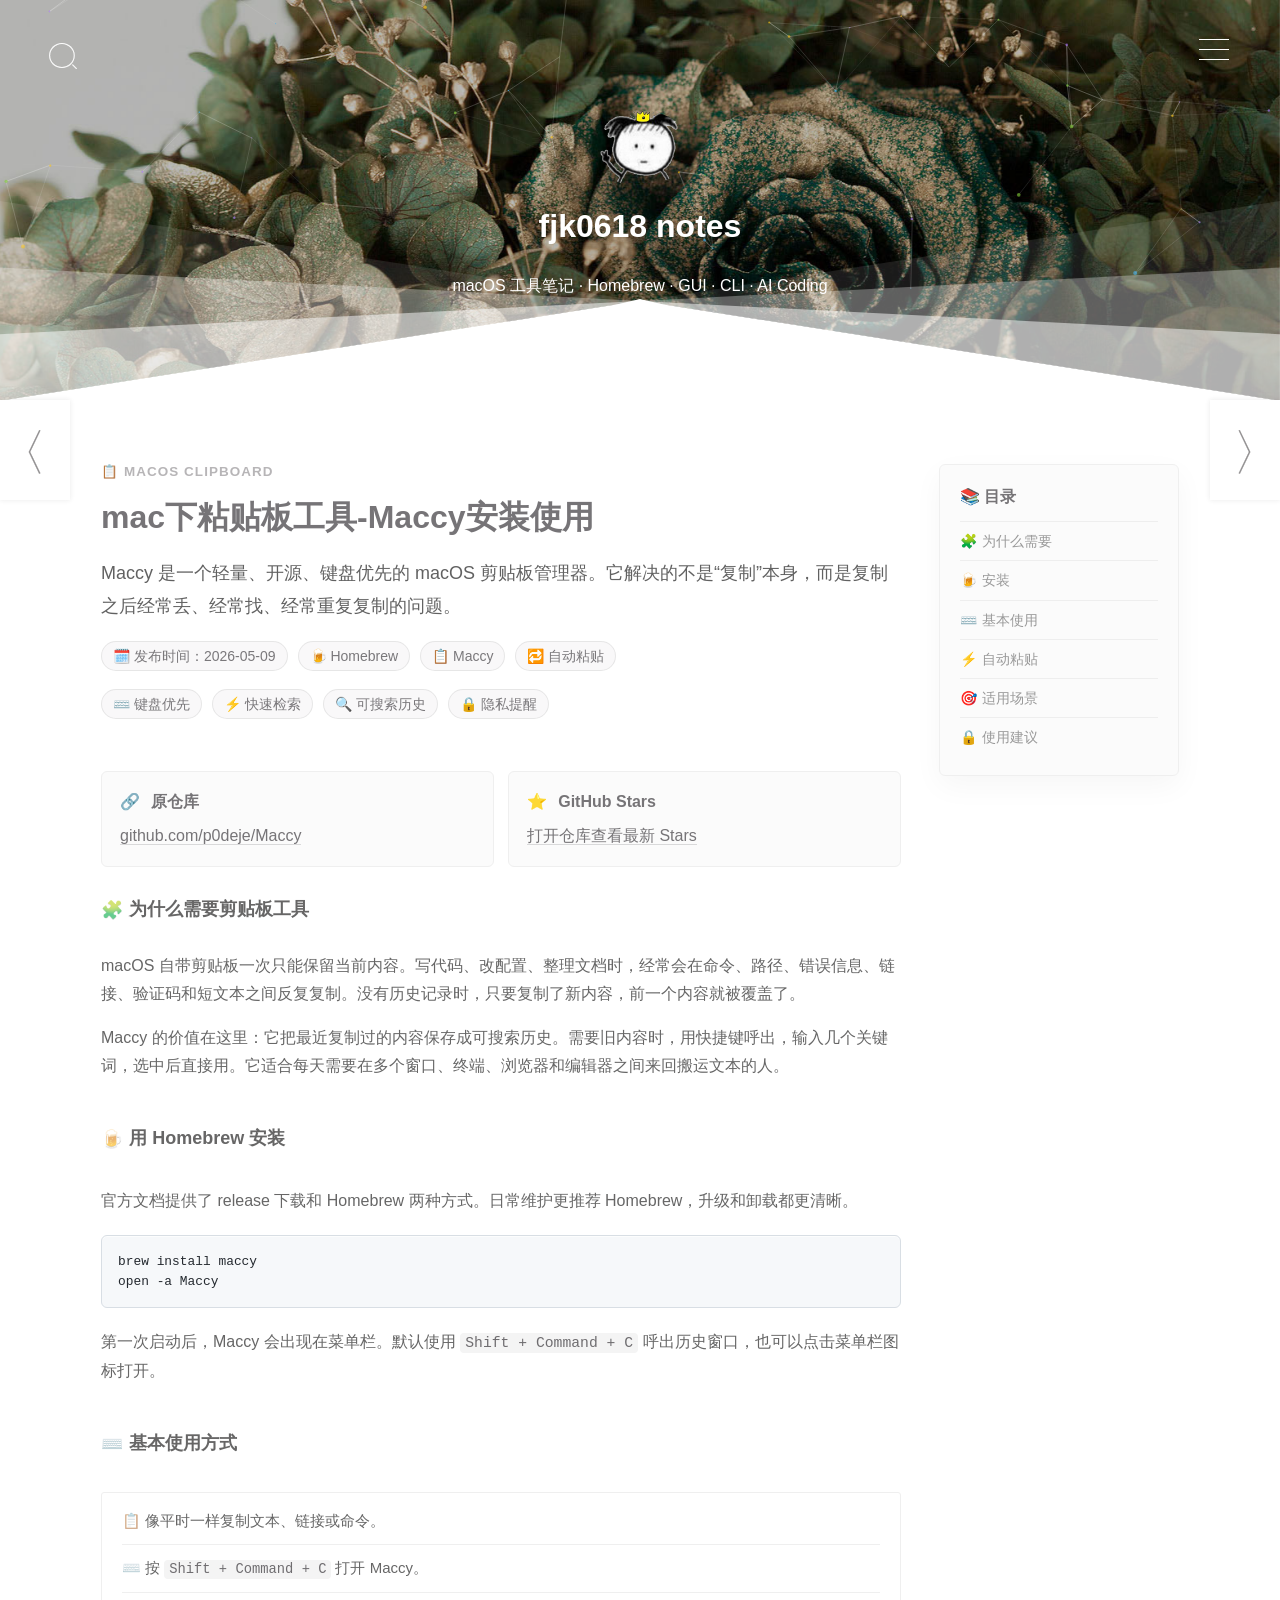
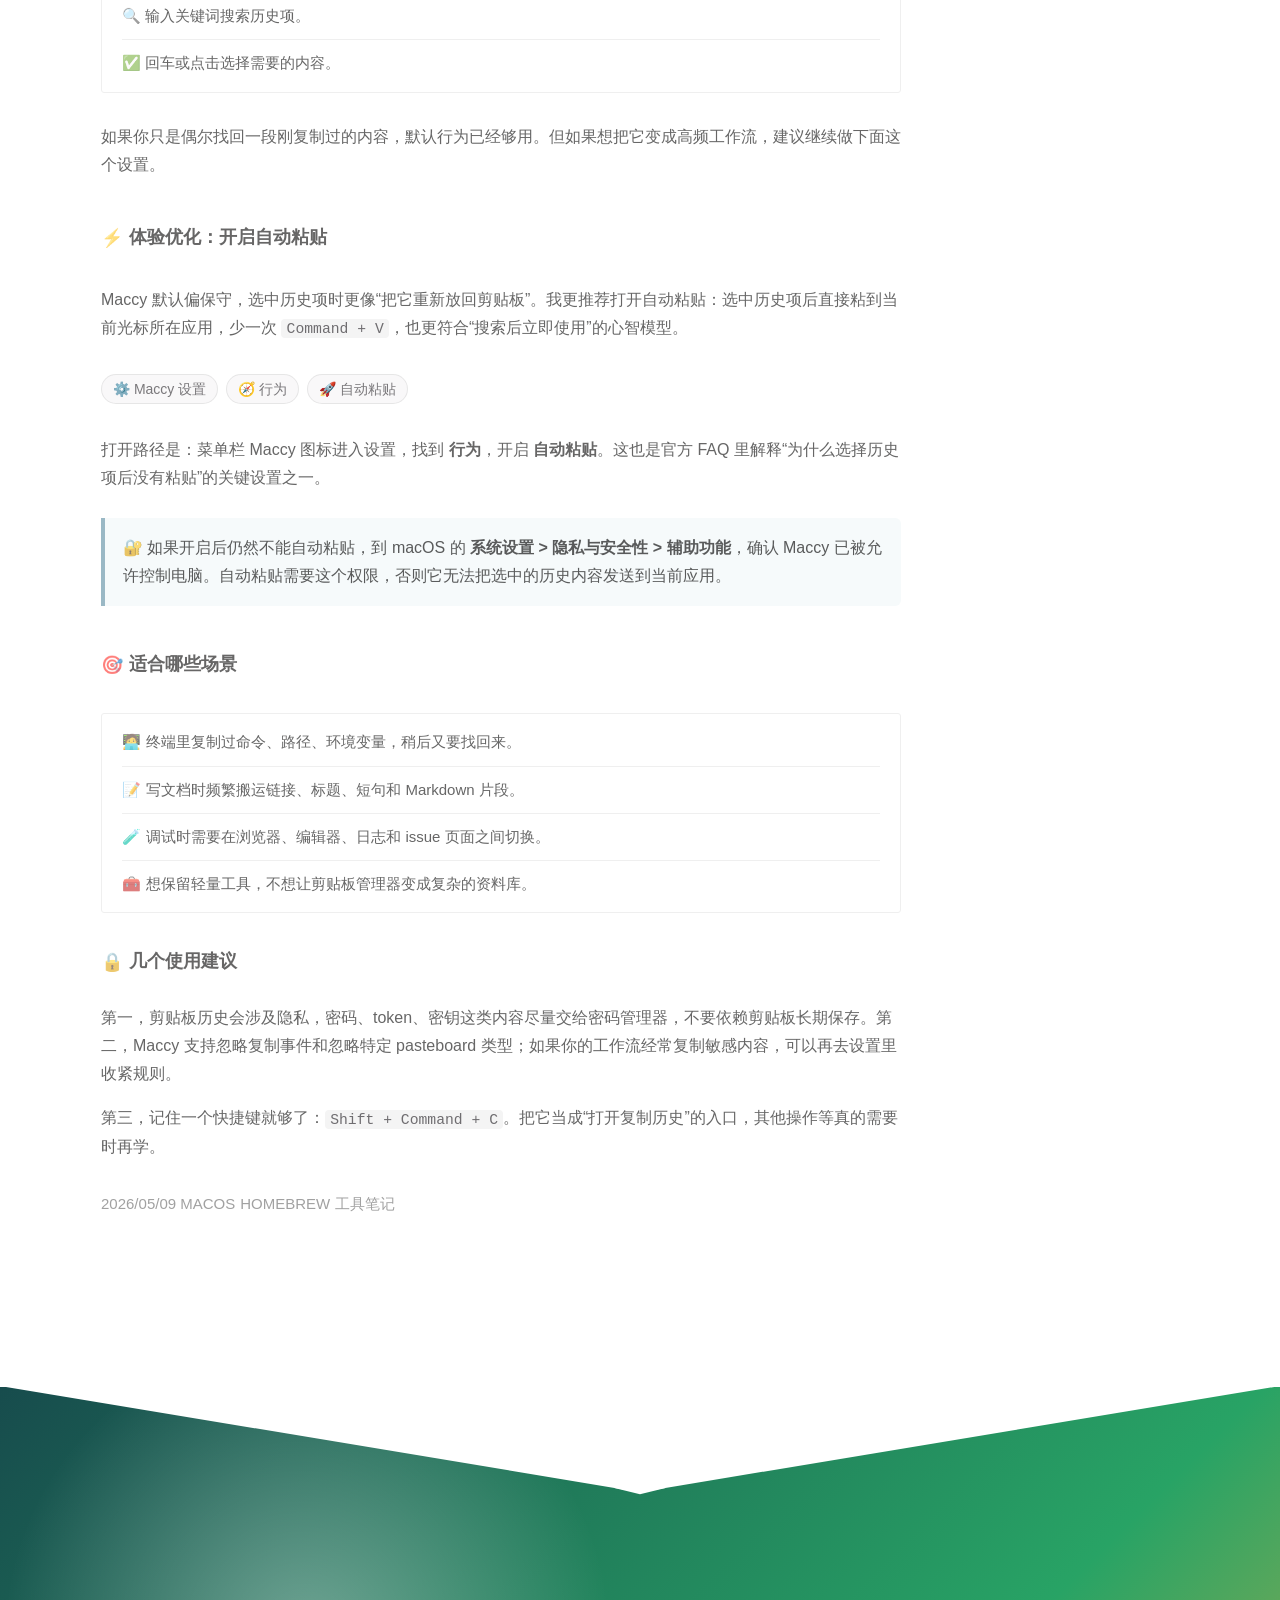
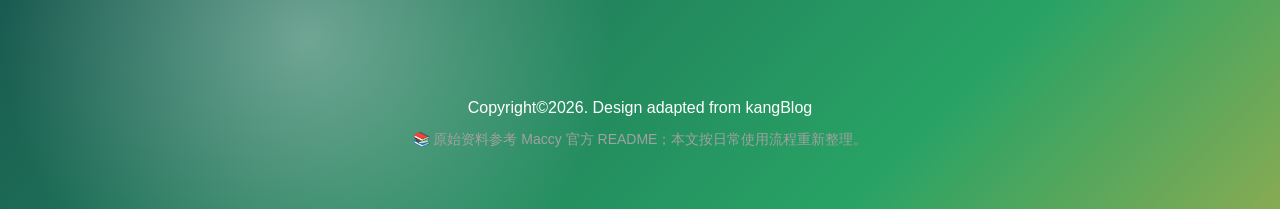
<file: posts/mac-maccy-clipboard-manager/index.html>
<!doctype html>
<html lang="zh-CN">

	<head>
		<meta charset="utf-8">
		<meta name="viewport" content="width=device-width, initial-scale=1, maximum-scale=1">
		<title>mac下粘贴板工具-Maccy安装使用</title>
		<meta name="description" content="介绍 macOS 开源剪贴板工具 Maccy 的作用、Homebrew 安装方式和自动粘贴体验优化。">
		<link rel="stylesheet" type="text/css" href="/theme/kang/statics/css/index.css" media="all">
		<link rel="stylesheet" type="text/css" href="/theme/kang/statics/css/detail.css">
		<link rel="stylesheet" type="text/css" href="/theme/kang/statics/css/blog-post.css">
	</head>

	<body class="home blog custom-background round-avatars" itemscope itemtype="http://schema.org/Organization">
		<div class="Yarn_Background" style="background-image: url(/theme/kang/statics/images/47fb3c_.jpg);"></div>

		<form class="js-search search-form search-form--modal" method="get" action="/" role="search" aria-label="文章搜索">
			<div class="search-form__inner">
				<div>
					<div id="search-container" class="ajax_search">
						<div class="filter_container">
							<input type="search" value="" autocomplete="off" placeholder="搜索文章" name="s" id="post-search-input" aria-label="搜索文章">
							<ul id="post-search-results" class="search_filtered"></ul>
							<p id="post-search-note" class="post-search-note">输入关键词后，选择要跳转的文章。</p>
						</div>
					</div>
				</div>
			</div>
		</form>

		<div class="navi" data-aos="fade-down">
			<div class="bt-nav" aria-label="切换导航">
				<div class="line line1"></div>
				<div class="line line2"></div>
				<div class="line line3"></div>
			</div>
			<div class="navbar animated fadeInRight">
				<div class="inner">
					<nav id="site-navigation" class="main-navigation" aria-label="站点导航">
						<div id="main-menu" class="main-menu-container">
							<div class="menu-menu-container">
								<ul id="primary-menu" class="menu">
									<li class="menu-item"><a href="/">首页</a></li>
									<li class="menu-item current-menu-item current_page_item"><a href="#article">正文</a></li>
									<li class="menu-item"><a href="/kangBlog/">模板预览</a></li>
									<li class="menu-item"><a href="https://github.com/fjk0618">GitHub</a></li>
									<li class="menu-item"><a href="https://262688.xyz">旧站</a></li>
								</ul>
							</div>
						</div>
					</nav>
				</div>
			</div>
		</div>

		<button class="hebin js-toggle-search" data-aos="fade-down" type="button" aria-label="打开文章搜索">
			<i class="iconfont" aria-hidden="true">&#xe60e;</i>
		</button>

		<header id="masthead" class="overlay animated from-bottom" itemprop="brand">
			<div class="site-branding text-center">
				<a href="/" aria-label="返回首页">
					<figure>
						<img class="custom-logo avatar" src="/theme/kang/statics/images/omikron.png" alt="fjk0618 notes">
					</figure>
				</a>
				<h1 class="site-title">fjk0618 notes</h1>
				<h3 class="blog-description"><span>macOS 工具笔记 · Homebrew · GUI · CLI · AI Coding</span></h3>
			</div>
			<div class="decor-part">
				<div id="particles-js"></div>
			</div>
			<div class="animation-header">
				<div class="decor-wrapper">
					<svg id="header-decor" class="decor bottom" xmlns="http://www.w3.org/2000/svg" version="1.1" viewBox="0 0 100 100" preserveAspectRatio="none">
						<path class="large left" d="M0 0 L50 50 L0 100" fill="rgba(255,255,255, .1)"></path>
						<path class="large right" d="M100 0 L50 50 L100 100" fill="rgba(255,255,255, .1)"></path>
						<path class="medium left" d="M0 100 L50 50 L0 33.3" fill="rgba(255,255,255, .3)"></path>
						<path class="medium right" d="M100 100 L50 50 L100 33.3" fill="rgba(255,255,255, .3)"></path>
						<path class="small left" d="M0 100 L50 50 L0 66.6" fill="rgba(255,255,255, .5)"></path>
						<path class="small right" d="M100 100 L50 50 L100 66.6" fill="rgba(255,255,255, .5)"></path>
						<path d="M0 99.9 L50 49.9 L100 99.9 L0 99.9" fill="rgba(255,255,255, 1)"></path>
						<path d="M48 52 L50 49 L52 52 L48 52" fill="rgba(255,255,255, 1)"></path>
					</svg>
				</div>
			</div>
		</header>

		<div id="main" class="content">
			<div class="container">
				<article id="article" class="js-gallery post type-post status-publish format-standard hentry">
					<section class="post_content" data-aos="fade-up">
						<header class="post_header article-header">
<div class="article-kicker">📋 macOS clipboard</div>
        <h1 class="post_title">mac下粘贴板工具-Maccy安装使用</h1>
        <p class="article-lead">Maccy 是一个轻量、开源、键盘优先的 macOS 剪贴板管理器。它解决的不是“复制”本身，而是复制之后经常丢、经常找、经常重复复制的问题。</p>
        <div class="article-meta">
          <span class="pill">🗓️ 发布时间：2026-05-09</span>
          <span class="pill">🍺 Homebrew</span>
          <span class="pill">📋 Maccy</span>
          <span class="pill">🔁 自动粘贴</span>
        </div>
        <div class="article-tags" aria-label="文章重点标签">
          <span>⌨️ 键盘优先</span>
          <span>⚡ 快速检索</span>
          <span>🔍 可搜索历史</span>
          <span>🔒 隐私提醒</span>
        </div>
						</header>
						<nav class="post-toc" aria-label="文章目录">
<strong>📚 目录</strong>
          <a href="#why"><span class="emoji" aria-hidden="true">🧩</span>为什么需要</a>
          <a href="#install"><span class="emoji" aria-hidden="true">🍺</span>安装</a>
          <a href="#workflow"><span class="emoji" aria-hidden="true">⌨️</span>基本使用</a>
          <a href="#auto-paste"><span class="emoji" aria-hidden="true">⚡</span>自动粘贴</a>
          <a href="#benefits"><span class="emoji" aria-hidden="true">🎯</span>适用场景</a>
          <a href="#notes"><span class="emoji" aria-hidden="true">🔒</span>使用建议</a>
						</nav>
						<div class="post-body js-gallery">
<div class="info-grid">
              <div class="info-box">
                <strong><span class="emoji" aria-hidden="true">🔗</span>原仓库</strong>
                <p><a href="https://github.com/p0deje/Maccy">github.com/p0deje/Maccy</a></p>
              </div>
              <div class="info-box">
                <strong><span class="emoji" aria-hidden="true">⭐</span>GitHub Stars</strong>
                <p><a href="https://github.com/p0deje/Maccy/stargazers"><span id="maccy-stars">自动获取中...</span></a></p>
              </div>
            </div>

            <h2 id="why"><span class="emoji" aria-hidden="true">🧩</span>为什么需要剪贴板工具</h2>
            <p>macOS 自带剪贴板一次只能保留当前内容。写代码、改配置、整理文档时，经常会在命令、路径、错误信息、链接、验证码和短文本之间反复复制。没有历史记录时，只要复制了新内容，前一个内容就被覆盖了。</p>
            <p>Maccy 的价值在这里：它把最近复制过的内容保存成可搜索历史。需要旧内容时，用快捷键呼出，输入几个关键词，选中后直接用。它适合每天需要在多个窗口、终端、浏览器和编辑器之间来回搬运文本的人。</p>

            <h2 id="install"><span class="emoji" aria-hidden="true">🍺</span>用 Homebrew 安装</h2>
            <p>官方文档提供了 release 下载和 Homebrew 两种方式。日常维护更推荐 Homebrew，升级和卸载都更清晰。</p>
<pre><code class="language-bash">brew install maccy
open -a Maccy</code></pre>

            <p>第一次启动后，Maccy 会出现在菜单栏。默认使用 <code>Shift + Command + C</code> 呼出历史窗口，也可以点击菜单栏图标打开。</p>

            <h2 id="workflow"><span class="emoji" aria-hidden="true">⌨️</span>基本使用方式</h2>
            <ol class="emoji-steps">
              <li>📋 像平时一样复制文本、链接或命令。</li>
              <li>⌨️ 按 <code>Shift + Command + C</code> 打开 Maccy。</li>
              <li>🔍 输入关键词搜索历史项。</li>
              <li>✅ 回车或点击选择需要的内容。</li>
            </ol>

            <p>如果你只是偶尔找回一段刚复制过的内容，默认行为已经够用。但如果想把它变成高频工作流，建议继续做下面这个设置。</p>

            <h2 id="auto-paste"><span class="emoji" aria-hidden="true">⚡</span>体验优化：开启自动粘贴</h2>
            <p>Maccy 默认偏保守，选中历史项时更像“把它重新放回剪贴板”。我更推荐打开自动粘贴：选中历史项后直接粘到当前光标所在应用，少一次 <code>Command + V</code>，也更符合“搜索后立即使用”的心智模型。</p>

            <p class="setting-path" aria-label="设置路径">
              <span>⚙️ Maccy 设置</span>
              <span>🧭 行为</span>
              <span>🚀 自动粘贴</span>
            </p>

            <p>打开路径是：菜单栏 Maccy 图标进入设置，找到 <strong>行为</strong>，开启 <strong>自动粘贴</strong>。这也是官方 FAQ 里解释“为什么选择历史项后没有粘贴”的关键设置之一。</p>

            <p class="note">🔐 如果开启后仍然不能自动粘贴，到 macOS 的 <strong>系统设置 &gt; 隐私与安全性 &gt; 辅助功能</strong>，确认 Maccy 已被允许控制电脑。自动粘贴需要这个权限，否则它无法把选中的历史内容发送到当前应用。</p>

            <h2 id="benefits"><span class="emoji" aria-hidden="true">🎯</span>适合哪些场景</h2>
            <ul class="emoji-list">
              <li><span class="emoji" aria-hidden="true">🧑‍💻</span>终端里复制过命令、路径、环境变量，稍后又要找回来。</li>
              <li><span class="emoji" aria-hidden="true">📝</span>写文档时频繁搬运链接、标题、短句和 Markdown 片段。</li>
              <li><span class="emoji" aria-hidden="true">🧪</span>调试时需要在浏览器、编辑器、日志和 issue 页面之间切换。</li>
              <li><span class="emoji" aria-hidden="true">🧰</span>想保留轻量工具，不想让剪贴板管理器变成复杂的资料库。</li>
            </ul>

            <h2 id="notes"><span class="emoji" aria-hidden="true">🔒</span>几个使用建议</h2>
            <p>第一，剪贴板历史会涉及隐私，密码、token、密钥这类内容尽量交给密码管理器，不要依赖剪贴板长期保存。第二，Maccy 支持忽略复制事件和忽略特定 pasteboard 类型；如果你的工作流经常复制敏感内容，可以再去设置里收紧规则。</p>
            <p>第三，记住一个快捷键就够了：<code>Shift + Command + C</code>。把它当成“打开复制历史”的入口，其他操作等真的需要时再学。</p>
						</div>
						<div class="meta split split--responsive cf">
							<div class="split__title">
								<time datetime="2026-05-09">2026/05/09</time>
								<span><a href="/">macOS</a><a href="/">Homebrew</a><a href="/">工具笔记</a></span>
							</div>
						</div>
					</section>
				</article>
			</div>
		</div>

		<div class="p-header js-post-hero" aria-hidden="true"></div>

		<div class="navpost-part js-post-nav"></div>

		<footer id="footer" class="overlay animated from-top">
			<div class="decor-wrapper">
				<svg id="footer-decor" class="decor top" xmlns="http://www.w3.org/2000/svg" version="1.1" viewBox="0 0 100 100" preserveAspectRatio="none">
					<path class="large left" d="M0 0 L50 50 L0 100" fill="rgba(255,255,255, .1)"></path>
					<path class="large right" d="M100 0 L50 50 L100 100" fill="rgba(255,255,255, .1)"></path>
					<path class="medium left" d="M0 0 L50 50 L0 66.6" fill="rgba(255,255,255, .3)"></path>
					<path class="medium right" d="M100 0 L50 50 L100 66.6" fill="rgba(255,255,255, .3)"></path>
					<path class="small left" d="M0 0 L50 50 L0 33.3" fill="rgba(255,255,255, .5)"></path>
					<path class="small right" d="M100 0 L50 50 L100 33.3" fill="rgba(255,255,255, .5)"></path>
					<path d="M0 0 L50 50 L100 0 L0 0" fill="rgba(255,255,255, 1)"></path>
					<path d="M48 48 L50 51 L52 48 L48 48" fill="rgba(255,255,255, 1)"></path>
				</svg>
			</div>
			<ul class="socialize" data-aos="zoom-in">
				<li><a title="GitHub" class="socialicon" href="https://github.com/fjk0618"><i class="iconfont" aria-hidden="true">&#xe616;</i></a></li>
				<li><a title="旧站" class="socialicon" href="https://262688.xyz"><i class="iconfont" aria-hidden="true">&#xe609;</i></a></li>
			</ul>
			<div class="cr">Copyright&copy;2026. Design adapted from <a href="/kangBlog/">kangBlog</a></div>
			<p class="article-source js-article-source"></p>
		</footer>

		<script type="text/javascript" src="/theme/kang/statics/js/jquery.min.js"></script>
		<script type="text/javascript" src="/theme/kang/statics/js/plugins.js"></script>
		<script type="text/javascript" src="/theme/kang/statics/js/script.js"></script>
		<script type="text/javascript" src="/theme/kang/statics/js/particles.js"></script>
		<script type="text/javascript" src="/theme/kang/statics/js/aos.js"></script>
		<script type="text/javascript" src="/theme/kang/statics/js/prism.js"></script>
		<script type="text/javascript" src="/data/posts.js"></script>
		<script type="text/javascript" src="/theme/kang/statics/js/blog-post.js"></script>
		<script>
(function () {
        var target = document.getElementById('maccy-stars');
        if (!target) return;

        fetch('https://api.github.com/repos/p0deje/Maccy', {
          headers: { 'Accept': 'application/vnd.github+json' }
        })
          .then(function (response) {
            if (!response.ok) throw new Error('GitHub API unavailable');
            return response.json();
          })
          .then(function (repo) {
            var count = new Intl.NumberFormat('en-US').format(repo.stargazers_count);
            target.textContent = count + ' stars';
          })
          .catch(function () {
            target.textContent = '打开仓库查看最新 Stars';
          });
      }());
		</script>
	</body>

</html>
</file>
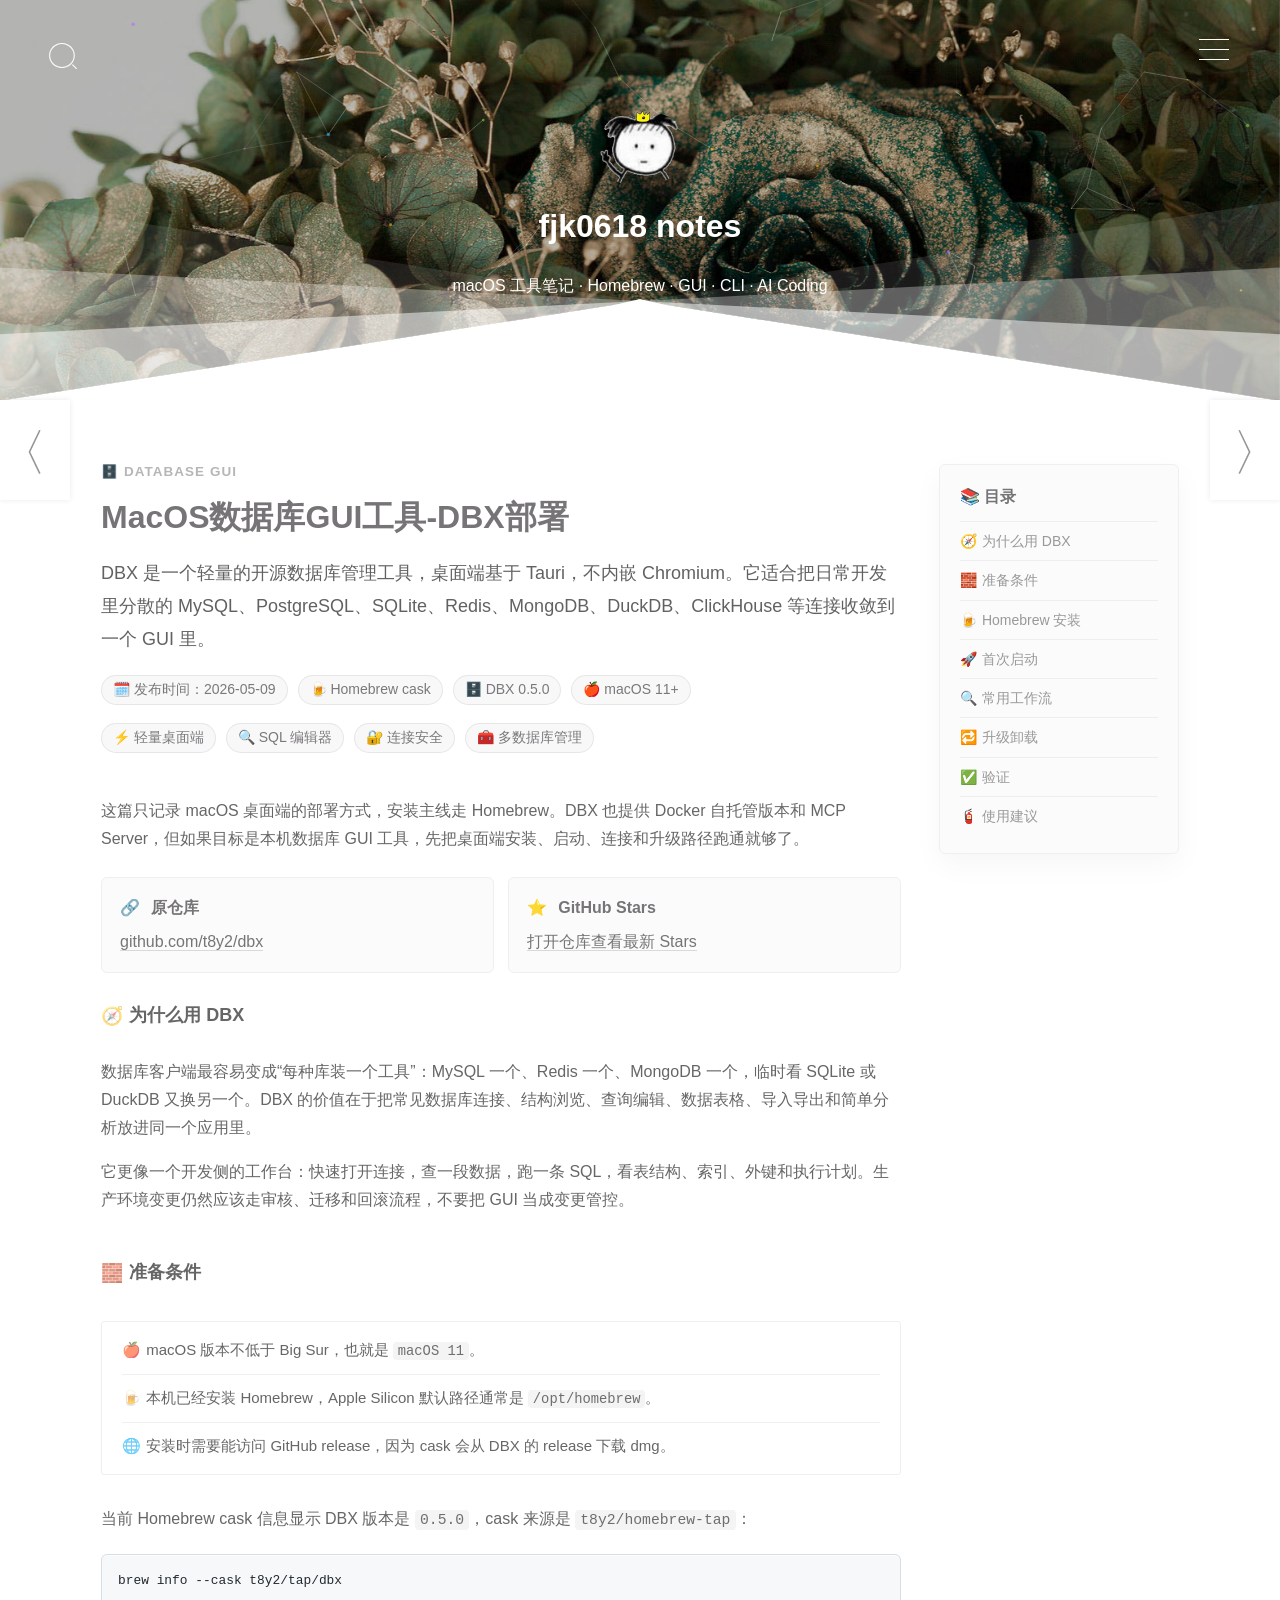
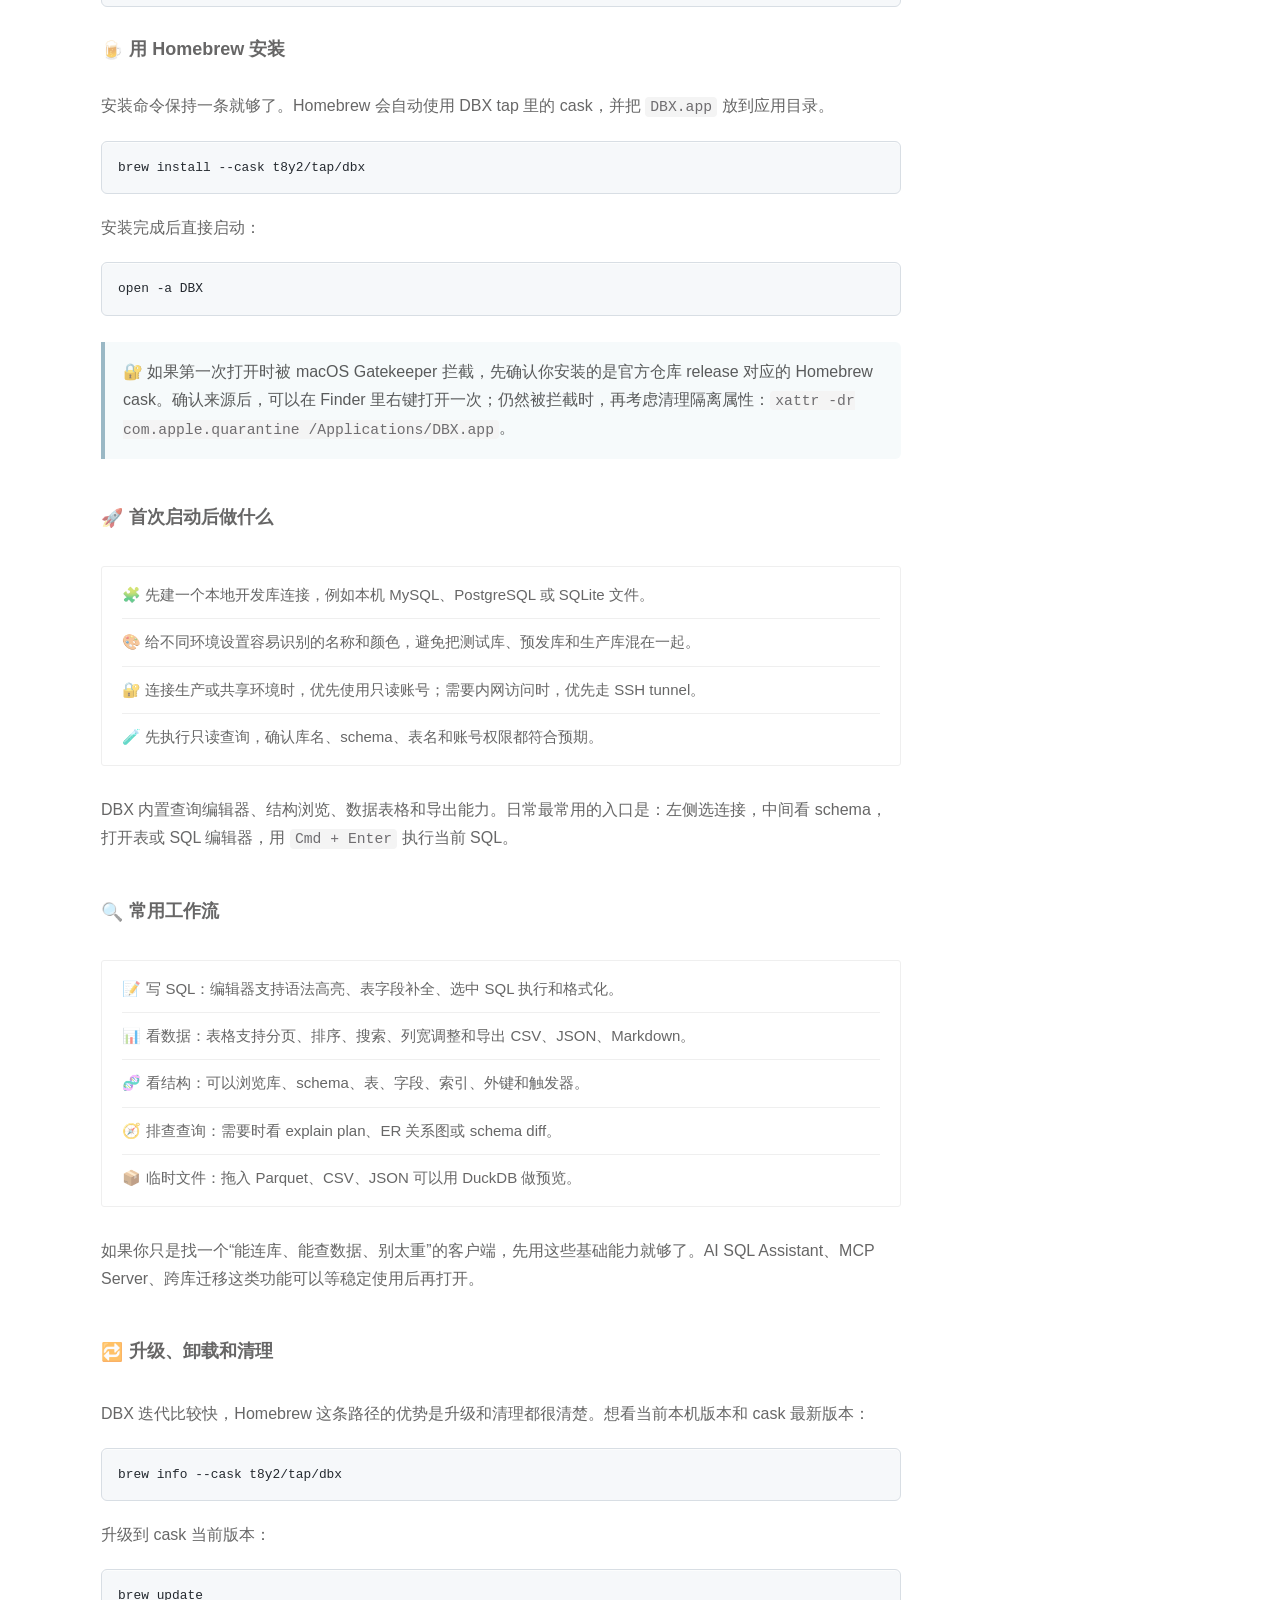
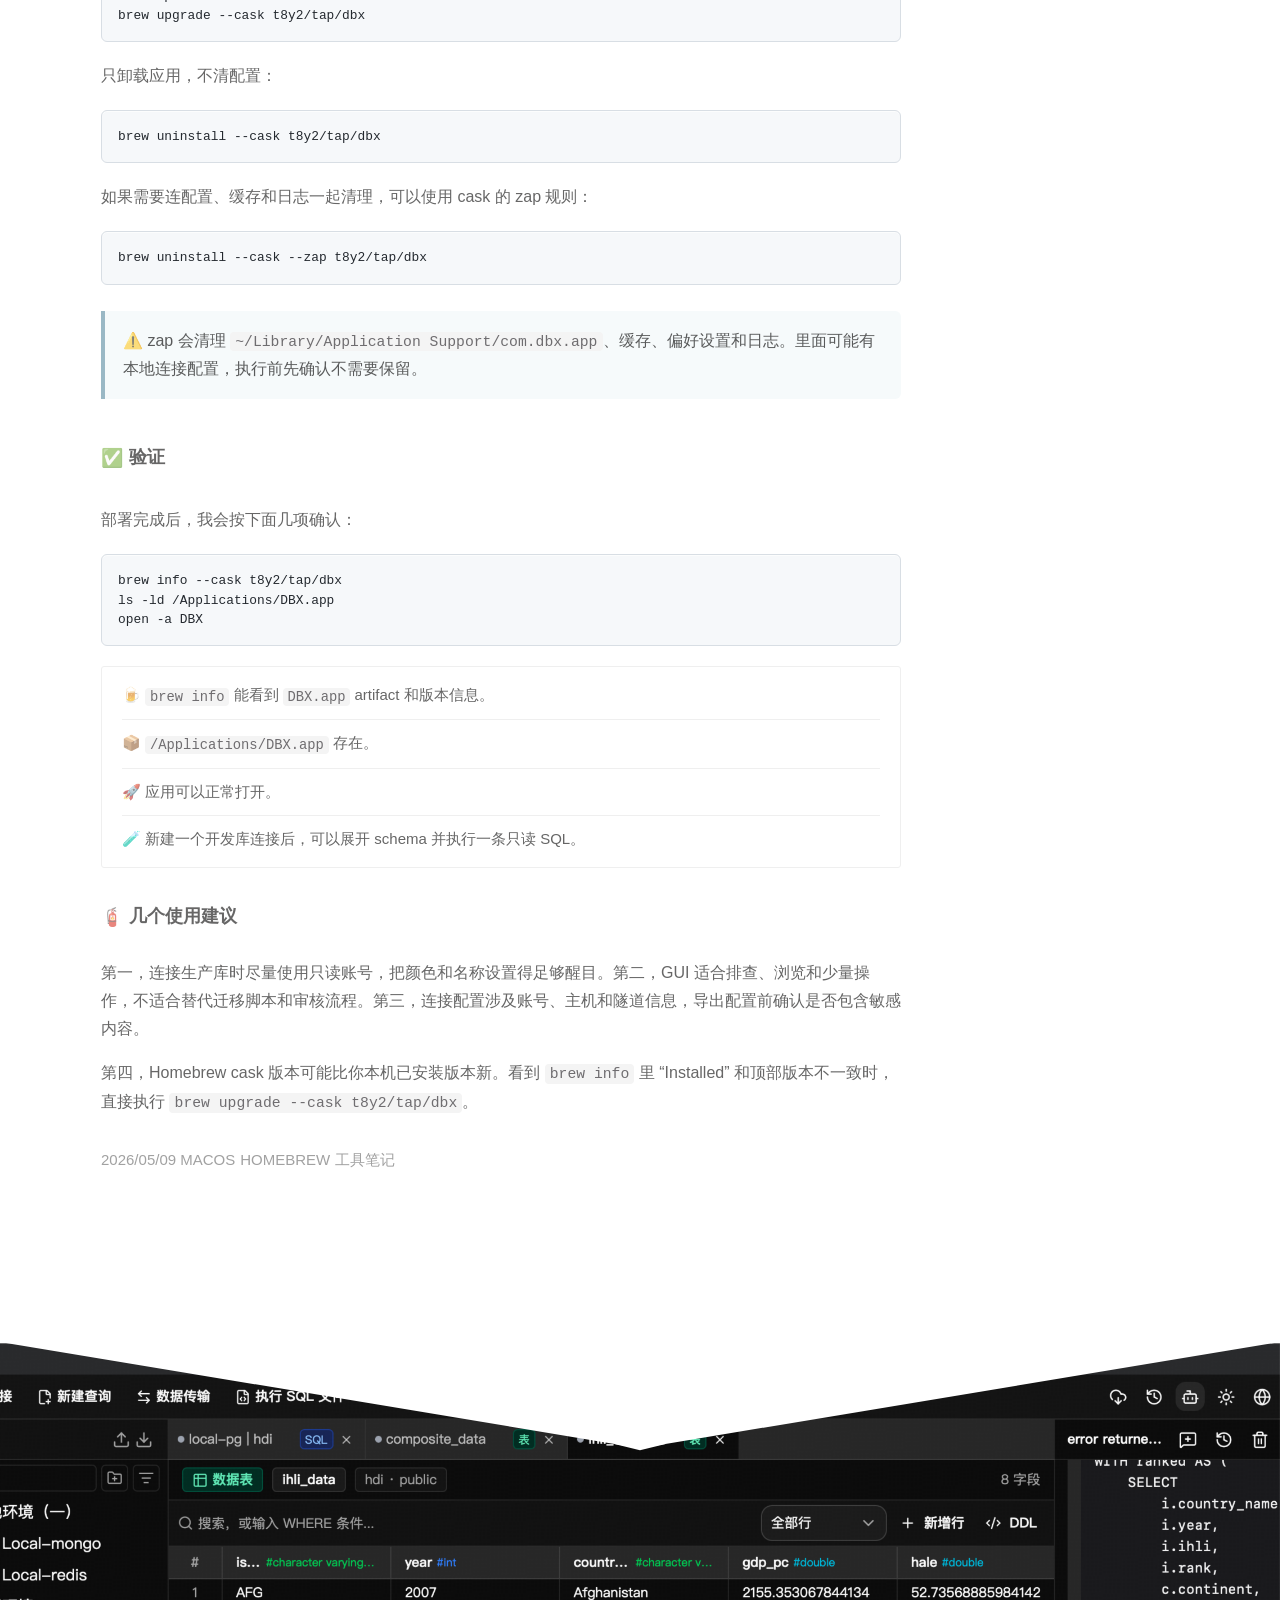
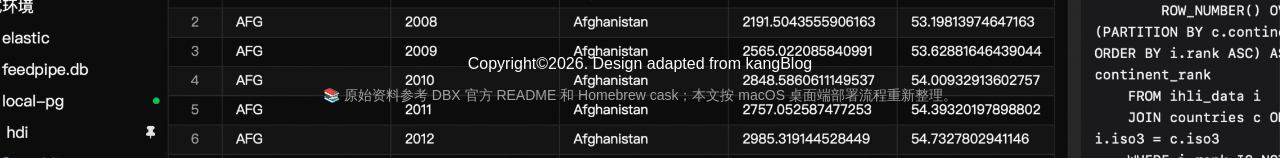
<file: posts/macos-database-gui-dbx-deploy/index.html>
<!doctype html>
<html lang="zh-CN">

	<head>
		<meta charset="utf-8">
		<meta name="viewport" content="width=device-width, initial-scale=1, maximum-scale=1">
		<title>MacOS数据库GUI工具-DBX部署</title>
		<meta name="description" content="记录 macOS 上通过 Homebrew cask 安装、启动、升级和卸载 DBX 数据库 GUI 工具的流程，并补充首次连接和安全使用建议。">
		<link rel="stylesheet" type="text/css" href="/theme/kang/statics/css/index.css" media="all">
		<link rel="stylesheet" type="text/css" href="/theme/kang/statics/css/detail.css">
		<link rel="stylesheet" type="text/css" href="/theme/kang/statics/css/blog-post.css">
	</head>

	<body class="home blog custom-background round-avatars" itemscope itemtype="http://schema.org/Organization">
		<div class="Yarn_Background" style="background-image: url(/theme/kang/statics/images/47fb3c_.jpg);"></div>

		<form class="js-search search-form search-form--modal" method="get" action="/" role="search" aria-label="文章搜索">
			<div class="search-form__inner">
				<div>
					<div id="search-container" class="ajax_search">
						<div class="filter_container">
							<input type="search" value="" autocomplete="off" placeholder="搜索文章" name="s" id="post-search-input" aria-label="搜索文章">
							<ul id="post-search-results" class="search_filtered"></ul>
							<p id="post-search-note" class="post-search-note">输入关键词后，选择要跳转的文章。</p>
						</div>
					</div>
				</div>
			</div>
		</form>

		<div class="navi" data-aos="fade-down">
			<div class="bt-nav" aria-label="切换导航">
				<div class="line line1"></div>
				<div class="line line2"></div>
				<div class="line line3"></div>
			</div>
			<div class="navbar animated fadeInRight">
				<div class="inner">
					<nav id="site-navigation" class="main-navigation" aria-label="站点导航">
						<div id="main-menu" class="main-menu-container">
							<div class="menu-menu-container">
								<ul id="primary-menu" class="menu">
									<li class="menu-item"><a href="/">首页</a></li>
									<li class="menu-item current-menu-item current_page_item"><a href="#article">正文</a></li>
									<li class="menu-item"><a href="/kangBlog/">模板预览</a></li>
									<li class="menu-item"><a href="https://github.com/fjk0618">GitHub</a></li>
									<li class="menu-item"><a href="https://262688.xyz">旧站</a></li>
								</ul>
							</div>
						</div>
					</nav>
				</div>
			</div>
		</div>

		<button class="hebin js-toggle-search" data-aos="fade-down" type="button" aria-label="打开文章搜索">
			<i class="iconfont" aria-hidden="true">&#xe60e;</i>
		</button>

		<header id="masthead" class="overlay animated from-bottom" itemprop="brand">
			<div class="site-branding text-center">
				<a href="/" aria-label="返回首页">
					<figure>
						<img class="custom-logo avatar" src="/theme/kang/statics/images/omikron.png" alt="fjk0618 notes">
					</figure>
				</a>
				<h1 class="site-title">fjk0618 notes</h1>
				<h3 class="blog-description"><span>macOS 工具笔记 · Homebrew · GUI · CLI · AI Coding</span></h3>
			</div>
			<div class="decor-part">
				<div id="particles-js"></div>
			</div>
			<div class="animation-header">
				<div class="decor-wrapper">
					<svg id="header-decor" class="decor bottom" xmlns="http://www.w3.org/2000/svg" version="1.1" viewBox="0 0 100 100" preserveAspectRatio="none">
						<path class="large left" d="M0 0 L50 50 L0 100" fill="rgba(255,255,255, .1)"></path>
						<path class="large right" d="M100 0 L50 50 L100 100" fill="rgba(255,255,255, .1)"></path>
						<path class="medium left" d="M0 100 L50 50 L0 33.3" fill="rgba(255,255,255, .3)"></path>
						<path class="medium right" d="M100 100 L50 50 L100 33.3" fill="rgba(255,255,255, .3)"></path>
						<path class="small left" d="M0 100 L50 50 L0 66.6" fill="rgba(255,255,255, .5)"></path>
						<path class="small right" d="M100 100 L50 50 L100 66.6" fill="rgba(255,255,255, .5)"></path>
						<path d="M0 99.9 L50 49.9 L100 99.9 L0 99.9" fill="rgba(255,255,255, 1)"></path>
						<path d="M48 52 L50 49 L52 52 L48 52" fill="rgba(255,255,255, 1)"></path>
					</svg>
				</div>
			</div>
		</header>

		<div id="main" class="content">
			<div class="container">
				<article id="article" class="js-gallery post type-post status-publish format-standard hentry">
					<section class="post_content" data-aos="fade-up">
						<header class="post_header article-header">
<div class="article-kicker">🗄️ database gui</div>
        <h1 class="post_title">MacOS数据库GUI工具-DBX部署</h1>
        <p class="article-lead">DBX 是一个轻量的开源数据库管理工具，桌面端基于 Tauri，不内嵌 Chromium。它适合把日常开发里分散的 MySQL、PostgreSQL、SQLite、Redis、MongoDB、DuckDB、ClickHouse 等连接收敛到一个 GUI 里。</p>
        <div class="article-meta">
          <span class="pill">🗓️ 发布时间：2026-05-09</span>
          <span class="pill">🍺 Homebrew cask</span>
          <span class="pill">🗄️ DBX 0.5.0</span>
          <span class="pill">🍎 macOS 11+</span>
        </div>
        <div class="article-tags" aria-label="文章重点标签">
          <span>⚡ 轻量桌面端</span>
          <span>🔍 SQL 编辑器</span>
          <span>🔐 连接安全</span>
          <span>🧰 多数据库管理</span>
        </div>
						</header>
						<nav class="post-toc" aria-label="文章目录">
<strong>📚 目录</strong>
          <a href="#why"><span class="emoji" aria-hidden="true">🧭</span>为什么用 DBX</a>
          <a href="#prepare"><span class="emoji" aria-hidden="true">🧱</span>准备条件</a>
          <a href="#install"><span class="emoji" aria-hidden="true">🍺</span>Homebrew 安装</a>
          <a href="#first-run"><span class="emoji" aria-hidden="true">🚀</span>首次启动</a>
          <a href="#workflow"><span class="emoji" aria-hidden="true">🔍</span>常用工作流</a>
          <a href="#upgrade"><span class="emoji" aria-hidden="true">🔁</span>升级卸载</a>
          <a href="#verify"><span class="emoji" aria-hidden="true">✅</span>验证</a>
          <a href="#notes"><span class="emoji" aria-hidden="true">🧯</span>使用建议</a>
						</nav>
						<div class="post-body js-gallery">
<p>这篇只记录 macOS 桌面端的部署方式，安装主线走 Homebrew。DBX 也提供 Docker 自托管版本和 MCP Server，但如果目标是本机数据库 GUI 工具，先把桌面端安装、启动、连接和升级路径跑通就够了。</p>

            <div class="info-grid">
              <div class="info-box">
                <strong><span class="emoji" aria-hidden="true">🔗</span>原仓库</strong>
                <p><a href="https://github.com/t8y2/dbx">github.com/t8y2/dbx</a></p>
              </div>
              <div class="info-box">
                <strong><span class="emoji" aria-hidden="true">⭐</span>GitHub Stars</strong>
                <p><a href="https://github.com/t8y2/dbx/stargazers"><span id="dbx-stars">自动获取中...</span></a></p>
              </div>
            </div>

            <h2 id="why"><span class="emoji" aria-hidden="true">🧭</span>为什么用 DBX</h2>
            <p>数据库客户端最容易变成“每种库装一个工具”：MySQL 一个、Redis 一个、MongoDB 一个，临时看 SQLite 或 DuckDB 又换另一个。DBX 的价值在于把常见数据库连接、结构浏览、查询编辑、数据表格、导入导出和简单分析放进同一个应用里。</p>
            <p>它更像一个开发侧的工作台：快速打开连接，查一段数据，跑一条 SQL，看表结构、索引、外键和执行计划。生产环境变更仍然应该走审核、迁移和回滚流程，不要把 GUI 当成变更管控。</p>

            <h2 id="prepare"><span class="emoji" aria-hidden="true">🧱</span>准备条件</h2>
            <ul class="emoji-list">
              <li><span class="emoji" aria-hidden="true">🍎</span>macOS 版本不低于 Big Sur，也就是 <code>macOS 11</code>。</li>
              <li><span class="emoji" aria-hidden="true">🍺</span>本机已经安装 Homebrew，Apple Silicon 默认路径通常是 <code>/opt/homebrew</code>。</li>
              <li><span class="emoji" aria-hidden="true">🌐</span>安装时需要能访问 GitHub release，因为 cask 会从 DBX 的 release 下载 dmg。</li>
            </ul>

            <p>当前 Homebrew cask 信息显示 DBX 版本是 <code>0.5.0</code>，cask 来源是 <code>t8y2/homebrew-tap</code>：</p>
<pre><code class="language-bash">brew info --cask t8y2/tap/dbx</code></pre>

            <h2 id="install"><span class="emoji" aria-hidden="true">🍺</span>用 Homebrew 安装</h2>
            <p>安装命令保持一条就够了。Homebrew 会自动使用 DBX tap 里的 cask，并把 <code>DBX.app</code> 放到应用目录。</p>
<pre><code class="language-bash">brew install --cask t8y2/tap/dbx</code></pre>

            <p>安装完成后直接启动：</p>
<pre><code class="language-bash">open -a DBX</code></pre>

            <p class="note">🔐 如果第一次打开时被 macOS Gatekeeper 拦截，先确认你安装的是官方仓库 release 对应的 Homebrew cask。确认来源后，可以在 Finder 里右键打开一次；仍然被拦截时，再考虑清理隔离属性：<code>xattr -dr com.apple.quarantine /Applications/DBX.app</code>。</p>

            <h2 id="first-run"><span class="emoji" aria-hidden="true">🚀</span>首次启动后做什么</h2>
            <ol class="emoji-steps">
              <li>🧩 先建一个本地开发库连接，例如本机 MySQL、PostgreSQL 或 SQLite 文件。</li>
              <li>🎨 给不同环境设置容易识别的名称和颜色，避免把测试库、预发库和生产库混在一起。</li>
              <li>🔐 连接生产或共享环境时，优先使用只读账号；需要内网访问时，优先走 SSH tunnel。</li>
              <li>🧪 先执行只读查询，确认库名、schema、表名和账号权限都符合预期。</li>
            </ol>

            <p>DBX 内置查询编辑器、结构浏览、数据表格和导出能力。日常最常用的入口是：左侧选连接，中间看 schema，打开表或 SQL 编辑器，用 <code>Cmd + Enter</code> 执行当前 SQL。</p>

            <h2 id="workflow"><span class="emoji" aria-hidden="true">🔍</span>常用工作流</h2>
            <ul class="emoji-list">
              <li><span class="emoji" aria-hidden="true">📝</span>写 SQL：编辑器支持语法高亮、表字段补全、选中 SQL 执行和格式化。</li>
              <li><span class="emoji" aria-hidden="true">📊</span>看数据：表格支持分页、排序、搜索、列宽调整和导出 CSV、JSON、Markdown。</li>
              <li><span class="emoji" aria-hidden="true">🧬</span>看结构：可以浏览库、schema、表、字段、索引、外键和触发器。</li>
              <li><span class="emoji" aria-hidden="true">🧭</span>排查查询：需要时看 explain plan、ER 关系图或 schema diff。</li>
              <li><span class="emoji" aria-hidden="true">📦</span>临时文件：拖入 Parquet、CSV、JSON 可以用 DuckDB 做预览。</li>
            </ul>

            <p>如果你只是找一个“能连库、能查数据、别太重”的客户端，先用这些基础能力就够了。AI SQL Assistant、MCP Server、跨库迁移这类功能可以等稳定使用后再打开。</p>

            <h2 id="upgrade"><span class="emoji" aria-hidden="true">🔁</span>升级、卸载和清理</h2>
            <p>DBX 迭代比较快，Homebrew 这条路径的优势是升级和清理都很清楚。想看当前本机版本和 cask 最新版本：</p>
<pre><code class="language-bash">brew info --cask t8y2/tap/dbx</code></pre>

            <p>升级到 cask 当前版本：</p>
<pre><code class="language-bash">brew update
brew upgrade --cask t8y2/tap/dbx</code></pre>

            <p>只卸载应用，不清配置：</p>
<pre><code class="language-bash">brew uninstall --cask t8y2/tap/dbx</code></pre>

            <p>如果需要连配置、缓存和日志一起清理，可以使用 cask 的 zap 规则：</p>
<pre><code class="language-bash">brew uninstall --cask --zap t8y2/tap/dbx</code></pre>

            <p class="note">⚠️ zap 会清理 <code>~/Library/Application Support/com.dbx.app</code>、缓存、偏好设置和日志。里面可能有本地连接配置，执行前先确认不需要保留。</p>

            <h2 id="verify"><span class="emoji" aria-hidden="true">✅</span>验证</h2>
            <p>部署完成后，我会按下面几项确认：</p>
<pre><code class="language-bash">brew info --cask t8y2/tap/dbx
ls -ld /Applications/DBX.app
open -a DBX</code></pre>

            <ol class="emoji-steps">
              <li>🍺 <code>brew info</code> 能看到 <code>DBX.app</code> artifact 和版本信息。</li>
              <li>📦 <code>/Applications/DBX.app</code> 存在。</li>
              <li>🚀 应用可以正常打开。</li>
              <li>🧪 新建一个开发库连接后，可以展开 schema 并执行一条只读 SQL。</li>
            </ol>

            <h2 id="notes"><span class="emoji" aria-hidden="true">🧯</span>几个使用建议</h2>
            <p>第一，连接生产库时尽量使用只读账号，把颜色和名称设置得足够醒目。第二，GUI 适合排查、浏览和少量操作，不适合替代迁移脚本和审核流程。第三，连接配置涉及账号、主机和隧道信息，导出配置前确认是否包含敏感内容。</p>
            <p>第四，Homebrew cask 版本可能比你本机已安装版本新。看到 <code>brew info</code> 里 “Installed” 和顶部版本不一致时，直接执行 <code>brew upgrade --cask t8y2/tap/dbx</code>。</p>
						</div>
						<div class="meta split split--responsive cf">
							<div class="split__title">
								<time datetime="2026-05-09">2026/05/09</time>
								<span><a href="/">macOS</a><a href="/">Homebrew</a><a href="/">工具笔记</a></span>
							</div>
						</div>
					</section>
				</article>
			</div>
		</div>

		<div class="p-header js-post-hero" aria-hidden="true"></div>

		<div class="navpost-part js-post-nav"></div>

		<footer id="footer" class="overlay animated from-top">
			<div class="decor-wrapper">
				<svg id="footer-decor" class="decor top" xmlns="http://www.w3.org/2000/svg" version="1.1" viewBox="0 0 100 100" preserveAspectRatio="none">
					<path class="large left" d="M0 0 L50 50 L0 100" fill="rgba(255,255,255, .1)"></path>
					<path class="large right" d="M100 0 L50 50 L100 100" fill="rgba(255,255,255, .1)"></path>
					<path class="medium left" d="M0 0 L50 50 L0 66.6" fill="rgba(255,255,255, .3)"></path>
					<path class="medium right" d="M100 0 L50 50 L100 66.6" fill="rgba(255,255,255, .3)"></path>
					<path class="small left" d="M0 0 L50 50 L0 33.3" fill="rgba(255,255,255, .5)"></path>
					<path class="small right" d="M100 0 L50 50 L100 33.3" fill="rgba(255,255,255, .5)"></path>
					<path d="M0 0 L50 50 L100 0 L0 0" fill="rgba(255,255,255, 1)"></path>
					<path d="M48 48 L50 51 L52 48 L48 48" fill="rgba(255,255,255, 1)"></path>
				</svg>
			</div>
			<ul class="socialize" data-aos="zoom-in">
				<li><a title="GitHub" class="socialicon" href="https://github.com/fjk0618"><i class="iconfont" aria-hidden="true">&#xe616;</i></a></li>
				<li><a title="旧站" class="socialicon" href="https://262688.xyz"><i class="iconfont" aria-hidden="true">&#xe609;</i></a></li>
			</ul>
			<div class="cr">Copyright&copy;2026. Design adapted from <a href="/kangBlog/">kangBlog</a></div>
			<p class="article-source js-article-source"></p>
		</footer>

		<script type="text/javascript" src="/theme/kang/statics/js/jquery.min.js"></script>
		<script type="text/javascript" src="/theme/kang/statics/js/plugins.js"></script>
		<script type="text/javascript" src="/theme/kang/statics/js/script.js"></script>
		<script type="text/javascript" src="/theme/kang/statics/js/particles.js"></script>
		<script type="text/javascript" src="/theme/kang/statics/js/aos.js"></script>
		<script type="text/javascript" src="/theme/kang/statics/js/prism.js"></script>
		<script type="text/javascript" src="/data/posts.js"></script>
		<script type="text/javascript" src="/theme/kang/statics/js/blog-post.js"></script>
		<script>
(function () {
        var target = document.getElementById('dbx-stars');
        if (!target) return;

        fetch('https://api.github.com/repos/t8y2/dbx', {
          headers: { 'Accept': 'application/vnd.github+json' }
        })
          .then(function (response) {
            if (!response.ok) throw new Error('GitHub API unavailable');
            return response.json();
          })
          .then(function (repo) {
            var count = new Intl.NumberFormat('en-US').format(repo.stargazers_count);
            target.textContent = count + ' stars';
          })
          .catch(function () {
            target.textContent = '打开仓库查看最新 Stars';
          });
      }());
		</script>
	</body>

</html>
</file>
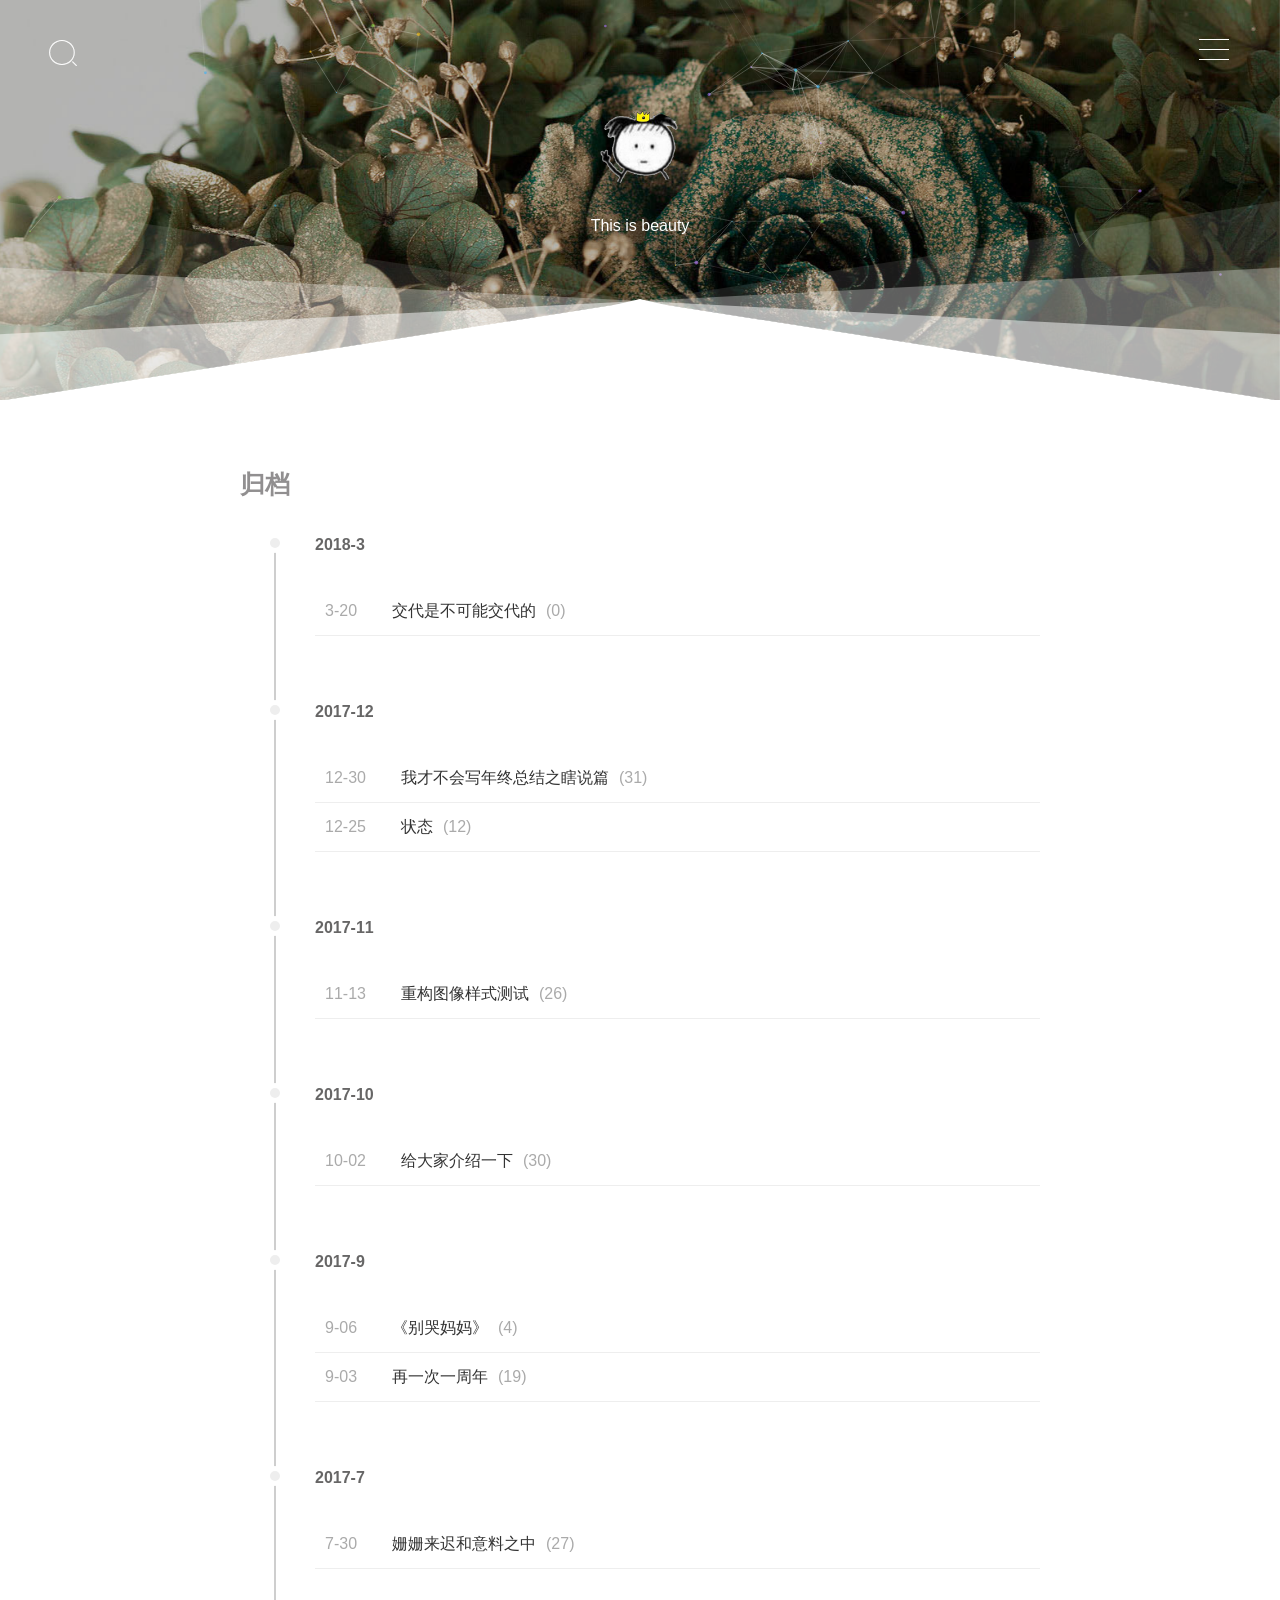
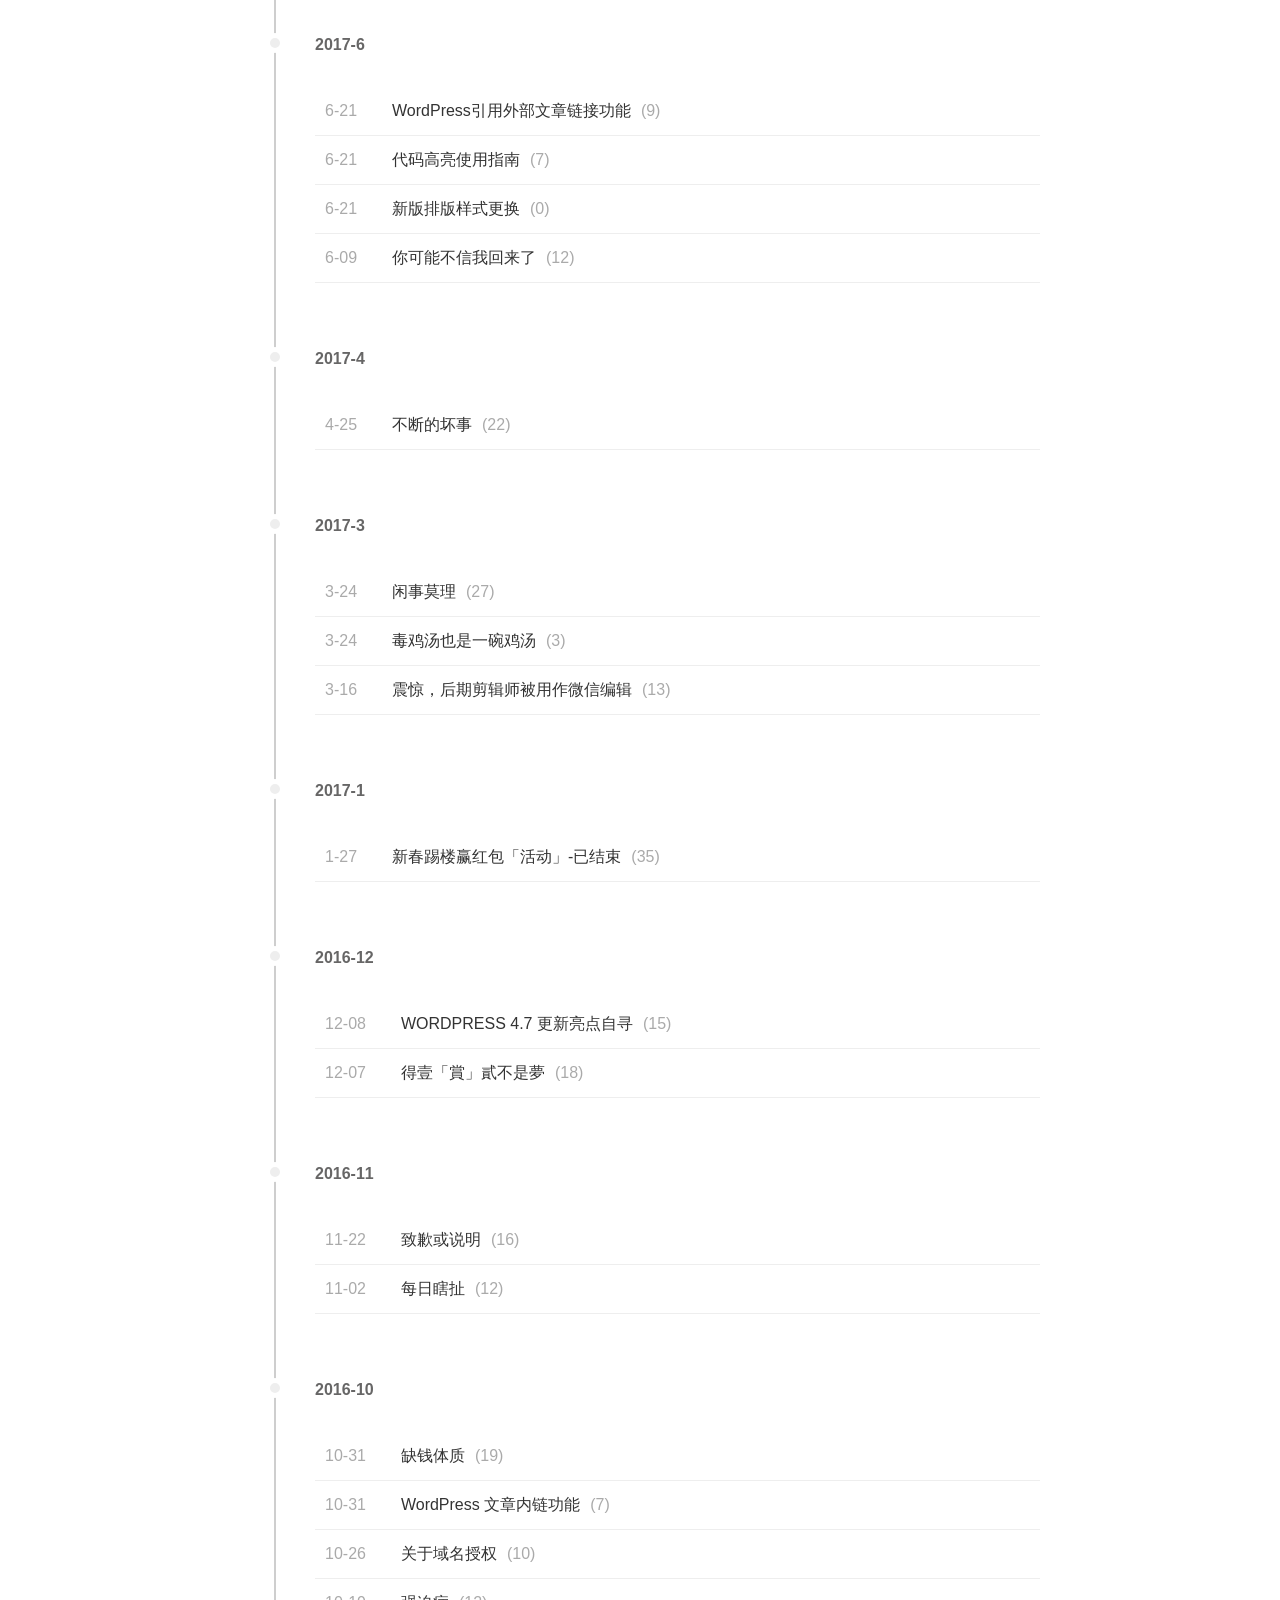
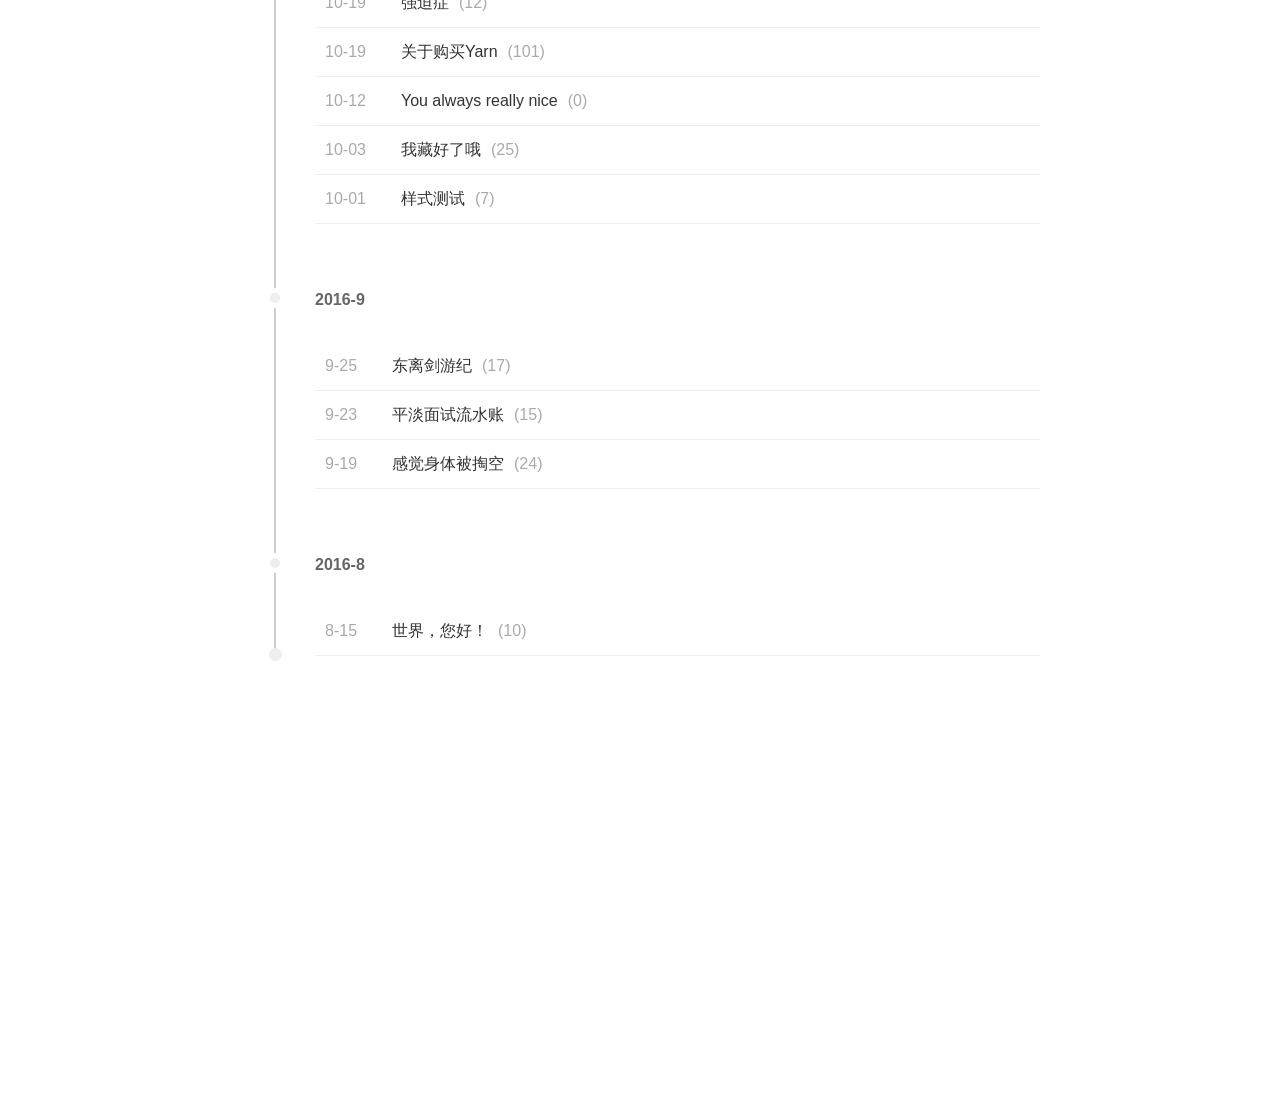
<file: kangBlog/archives.html>
<!doctype html>
<html lang="zh">

	<head>
		<meta http-equiv="Content-Type" content="text/html; charset=UTF-8" />
		<meta name="viewport" content="width=device-width, initial-scale=1, maximum-scale=1">
		<title>响应式简单个性个人博客模板</title>
		<meta name="description" content="" />
		<meta name="keywords" content="" />
		<link rel="stylesheet" type="text/css" href="statics/css/index.css" media="all" />
	</head>

	<body class="home blog custom-background round-avatars">
		<div class="Yarn_Background" style="background-image: url( statics/images/47fb3c_.jpg);"></div>
		<form class="js-search search-form search-form--modal" method="get" action="search.html" role="search">
			<div class="search-form__inner">
				<div>
					<div id="search-container" class="ajax_search">
						<form method="get" id="searchform" action="">
							<div class="filter_container"><input type="text" value="" autocomplete="off" placeholder="Type then select or enter" name="s" id="search-input" />
								<ul id="search_filtered" class="search_filtered"></ul>
							</div>
							<input type="submit" name="submit" id="searchsubmit" class="searchsubmit" value="" />
						</form>
					</div>
				</div>
			</div>
		</form>
		<div class="navi" data-aos="fade-down">
			<div class="bt-nav">
				<div class="line line1"></div>
				<div class="line line2"></div>
				<div class="line line3"></div>
			</div>
			<div class="navbar animated fadeInRight">
				<div class="inner">
					<nav id="site-navigation" class="main-navigation">
						<div id="main-menu" class="main-menu-container">
							<div class="menu-menu-container">
								<ul id="primary-menu" class="menu">
									<li id="menu-item-17" class="menu-item menu-item-type-custom menu-item-object-custom current-menu-item current_page_item menu-item-home menu-item-17">
										<a href="index.html">首页</a>
									</li>
									<li id="menu-item-173" class="menu-item menu-item-type-post_type menu-item-object-page menu-item-173">
										<a href="update.html">更新</a>
									</li>
									<li id="menu-item-78" class="menu-item menu-item-type-post_type menu-item-object-page menu-item-78">
										<a href="link.html">链接</a>
									</li>
									<li id="menu-item-252" class="menu-item menu-item-type-post_type menu-item-object-page menu-item-has-children menu-item-252">
										<a href="archives.html">归档</a>
										<ul class="sub-menu">
											<li id="menu-item-165" class="menu-item menu-item-type-taxonomy menu-item-object-category menu-item-165">
												<a href="">theme</a>
											</li>
											<li id="menu-item-163" class="menu-item menu-item-type-taxonomy menu-item-object-category menu-item-163">
												<a href="">Happen</a>
											</li>
											<li id="menu-item-924" class="menu-item menu-item-type-taxonomy menu-item-object-category menu-item-924">
												<a href="">WeWork</a>
											</li>
											<li id="menu-item-164" class="menu-item menu-item-type-taxonomy menu-item-object-category menu-item-164">
												<a href="">WordPress</a>
											</li>
										</ul>
									</li>
									<li id="menu-item-57" class="menu-item menu-item-type-post_type menu-item-object-page menu-item-57">
										<a href="gustbook.html">留言</a>
									</li>
								</ul>
							</div>
						</div>
					</nav>
					<!-- #site-navigation -->
				</div>
			</div>
		</div>
		<div class="hebin" data-aos="fade-down">
			<i class=" js-toggle-search iconfont">&#xe60e;</i>
		</div>
		<header id="masthead" class="overlay animated from-bottom" itemprop="brand">
			<div class="site-branding text-center">
				<a href="">
					<figure>
						<img class="custom-logo avatar" src="statics/images/omikron.png" />
					</figure>
				</a>
				<h3 class="blog-description"><p>This is beauty</p></h3>
			</div>
			<!-- .site-branding -->
			<div class="decor-part">
				<div id="particles-js"></div>
			</div>
			<div class="animation-header">
				<div class="decor-wrapper">
					<svg id="header-decor" class="decor bottom" xmlns="http://www.w3.org/2000/svg" version="1.1" viewBox="0 0 100 100" preserveAspectRatio="none">
						<path class="large left" d="M0 0 L50 50 L0 100" fill="rgba(255,255,255, .1)"></path>
						<path class="large right" d="M100 0 L50 50 L100 100" fill="rgba(255,255,255, .1)"></path>
						<path class="medium left" d="M0 100 L50 50 L0 33.3" fill="rgba(255,255,255, .3)"></path>
						<path class="medium right" d="M100 100 L50 50 L100 33.3" fill="rgba(255,255,255, .3)"></path>
						<path class="small left" d="M0 100 L50 50 L0 66.6" fill="rgba(255,255,255, .5)"></path>
						<path class="small right" d="M100 100 L50 50 L100 66.6" fill="rgba(255,255,255, .5)"></path>
						<path d="M0 99.9 L50 49.9 L100 99.9 L0 99.9" fill="rgba(255,255,255, 1)"></path>
						<path d="M48 52 L50 49 L52 52 L48 52" fill="rgba(255,255,255, 1)"></path>
					</svg>
				</div>
			</div>
		</header>
		<div id="main" class="content">
			<div class="container">
				<section class="post_content" itemscope itemtype="http://schema.org/Article">
					<header class="post_header">
						<h1 class="post_title">归档</h1>
					</header>
					<div class="post-Archive">
						<div id="archives">
							<div class='archive-title' id='arti-2018-3'>
								<h3>2018-3</h3>
								<div class='archives archives-3' data-date='2018-3'>
									<div class="brick">
										<a href=""><span class="time">3-20</span>交代是不可能交代的<span>(0)</span></a>
									</div>
								</div>
							</div>
							<div class='archive-title' id='arti-2017-12'>
								<h3>2017-12</h3>
								<div class='archives archives-12' data-date='2017-12'>
									<div class="brick">
										<a href=""><span class="time">12-30</span>我才不会写年终总结之瞎说篇<span>(31)</span></a>
									</div>
									<div class="brick">
										<a href=""><span class="time">12-25</span>状态<span>(12)</span></a>
									</div>
								</div>
							</div>
							<div class='archive-title' id='arti-2017-11'>
								<h3>2017-11</h3>
								<div class='archives archives-11' data-date='2017-11'>
									<div class="brick">
										<a href=""><span class="time">11-13</span>重构图像样式测试<span>(26)</span></a>
									</div>
								</div>
							</div>
							<div class='archive-title' id='arti-2017-10'>
								<h3>2017-10</h3>
								<div class='archives archives-10' data-date='2017-10'>
									<div class="brick">
										<a href=""><span class="time">10-02</span>给大家介绍一下<span>(30)</span></a>
									</div>
								</div>
							</div>
							<div class='archive-title' id='arti-2017-9'>
								<h3>2017-9</h3>
								<div class='archives archives-9' data-date='2017-9'>
									<div class="brick">
										<a href=""><span class="time">9-06</span>《别哭妈妈》<span>(4)</span></a>
									</div>
									<div class="brick">
										<a href=""><span class="time">9-03</span>再一次一周年<span>(19)</span></a>
									</div>
								</div>
							</div>
							<div class='archive-title' id='arti-2017-7'>
								<h3>2017-7</h3>
								<div class='archives archives-7' data-date='2017-7'>
									<div class="brick">
										<a href=""><span class="time">7-30</span>姗姗来迟和意料之中<span>(27)</span></a>
									</div>
								</div>
							</div>
							<div class='archive-title' id='arti-2017-6'>
								<h3>2017-6</h3>
								<div class='archives archives-6' data-date='2017-6'>
									<div class="brick">
										<a href=""><span class="time">6-21</span>WordPress引用外部文章链接功能<span>(9)</span></a>
									</div>
									<div class="brick">
										<a href=""><span class="time">6-21</span>代码高亮使用指南<span>(7)</span></a>
									</div>
									<div class="brick">
										<a href=""><span class="time">6-21</span>新版排版样式更换<span>(0)</span></a>
									</div>
									<div class="brick">
										<a href=""><span class="time">6-09</span>你可能不信我回来了<span>(12)</span></a>
									</div>
								</div>
							</div>
							<div class='archive-title' id='arti-2017-4'>
								<h3>2017-4</h3>
								<div class='archives archives-4' data-date='2017-4'>
									<div class="brick">
										<a href=""><span class="time">4-25</span>不断的坏事<span>(22)</span></a>
									</div>
								</div>
							</div>
							<div class='archive-title' id='arti-2017-3'>
								<h3>2017-3</h3>
								<div class='archives archives-3' data-date='2017-3'>
									<div class="brick">
										<a href=""><span class="time">3-24</span>闲事莫理<span>(27)</span></a>
									</div>
									<div class="brick">
										<a href=""><span class="time">3-24</span>毒鸡汤也是一碗鸡汤<span>(3)</span></a>
									</div>
									<div class="brick">
										<a href=""><span class="time">3-16</span>震惊，后期剪辑师被用作微信编辑<span>(13)</span></a>
									</div>
								</div>
							</div>
							<div class='archive-title' id='arti-2017-1'>
								<h3>2017-1</h3>
								<div class='archives archives-1' data-date='2017-1'>
									<div class="brick">
										<a href=""><span class="time">1-27</span>新春踢楼赢红包「活动」-已结束<span>(35)</span></a>
									</div>
								</div>
							</div>
							<div class='archive-title' id='arti-2016-12'>
								<h3>2016-12</h3>
								<div class='archives archives-12' data-date='2016-12'>
									<div class="brick">
										<a href=""><span class="time">12-08</span>WORDPRESS 4.7 更新亮点自寻<span>(15)</span></a>
									</div>
									<div class="brick">
										<a href=""><span class="time">12-07</span>得壹「賞」貳不是夢<span>(18)</span></a>
									</div>
								</div>
							</div>
							<div class='archive-title' id='arti-2016-11'>
								<h3>2016-11</h3>
								<div class='archives archives-11' data-date='2016-11'>
									<div class="brick">
										<a href=""><span class="time">11-22</span>致歉或说明<span>(16)</span></a>
									</div>
									<div class="brick">
										<a href=""><span class="time">11-02</span>每日瞎扯<span>(12)</span></a>
									</div>
								</div>
							</div>
							<div class='archive-title' id='arti-2016-10'>
								<h3>2016-10</h3>
								<div class='archives archives-10' data-date='2016-10'>
									<div class="brick">
										<a href=""><span class="time">10-31</span>缺钱体质<span>(19)</span></a>
									</div>
									<div class="brick">
										<a href=""><span class="time">10-31</span>WordPress 文章内链功能<span>(7)</span></a>
									</div>
									<div class="brick">
										<a href=""><span class="time">10-26</span>关于域名授权<span>(10)</span></a>
									</div>
									<div class="brick">
										<a href=""><span class="time">10-19</span>强迫症<span>(12)</span></a>
									</div>
									<div class="brick">
										<a href=""><span class="time">10-19</span>关于购买Yarn<span>(101)</span></a>
									</div>
									<div class="brick">
										<a href=""><span class="time">10-12</span>You always really nice<span>(0)</span></a>
									</div>
									<div class="brick">
										<a href=""><span class="time">10-03</span>我藏好了哦<span>(25)</span></a>
									</div>
									<div class="brick">
										<a href=""><span class="time">10-01</span>样式测试<span>(7)</span></a>
									</div>
								</div>
							</div>
							<div class='archive-title' id='arti-2016-9'>
								<h3>2016-9</h3>
								<div class='archives archives-9' data-date='2016-9'>
									<div class="brick">
										<a href=""><span class="time">9-25</span>东离剑游纪<span>(17)</span></a>
									</div>
									<div class="brick">
										<a href=""><span class="time">9-23</span>平淡面试流水账<span>(15)</span></a>
									</div>
									<div class="brick">
										<a href=""><span class="time">9-19</span>感觉身体被掏空<span>(24)</span></a>
									</div>
								</div>
							</div>
							<div class='archive-title' id='arti-2016-8'>
								<h3>2016-8</h3>
								<div class='archives archives-8' data-date='2016-8'>
									<div class="brick">
										<a href=""><span class="time">8-15</span>世界，您好！<span>(10)</span></a>
									</div>
								</div>
							</div>
						</div>
				</section>
				</div>
			</div>

			<footer id="footer" class="overlay animated from-top">
				<div class="decor-wrapper">
					<svg id="footer-decor" class="decor top" xmlns="http://www.w3.org/2000/svg" version="1.1" viewBox="0 0 100 100" preserveAspectRatio="none">
						<path class="large left" d="M0 0 L50 50 L0 100" fill="rgba(255,255,255, .1)"></path>
						<path class="large right" d="M100 0 L50 50 L100 100" fill="rgba(255,255,255, .1)"></path>
						<path class="medium left" d="M0 0 L50 50 L0 66.6" fill="rgba(255,255,255, .3)"></path>
						<path class="medium right" d="M100 0 L50 50 L100 66.6" fill="rgba(255,255,255, .3)"></path>
						<path class="small left" d="M0 0 L50 50 L0 33.3" fill="rgba(255,255,255, .5)"></path>
						<path class="small right" d="M100 0 L50 50 L100 33.3" fill="rgba(255,255,255, .5)"></path>
						<path d="M0 0 L50 50 L100 0 L0 0" fill="rgba(255,255,255, 1)"></path>
						<path d="M48 48 L50 51 L52 48 L48 48" fill="rgba(255,255,255, 1)"></path>
					</svg>
				</div>
				<div class="socialize" data-aos="zoom-in">
					<li>
						<a title="weibo" class="socialicon" href=""><i class="iconfont" aria-hidden="true">&#xe601;</i></a>
					</li>
					<li class="wechat">
						<a class="socialicon"><i class="iconfont">&#xe609;</i></a>
						<div class="wechatimg"><img src="statics/images/49D3746D-7519-B709-83E4-65BD1927C4E7.jpg"></div>
					</li>
					<li>
						<a title="QQ" class="socialicon" href="" target="_blank"><i class="iconfont" aria-hidden="true">&#xe616;</i></a>
					</li>
				</div>
				<div class="cr">
					Copyright&copy;2018. Design by
					<a href="">17sucai</a>
				</div>
				<script type='text/javascript' src='statics/js/jquery.min.js'></script>
				<script type='text/javascript' src='statics/js/plugins.js'></script>
				<script type='text/javascript' src='statics/js/script.js'></script>
				<script type='text/javascript' src='statics/js/particles.js'></script>
				<script type='text/javascript' src='statics/js/aos.js'></script>

	</body>

</html>
</file>
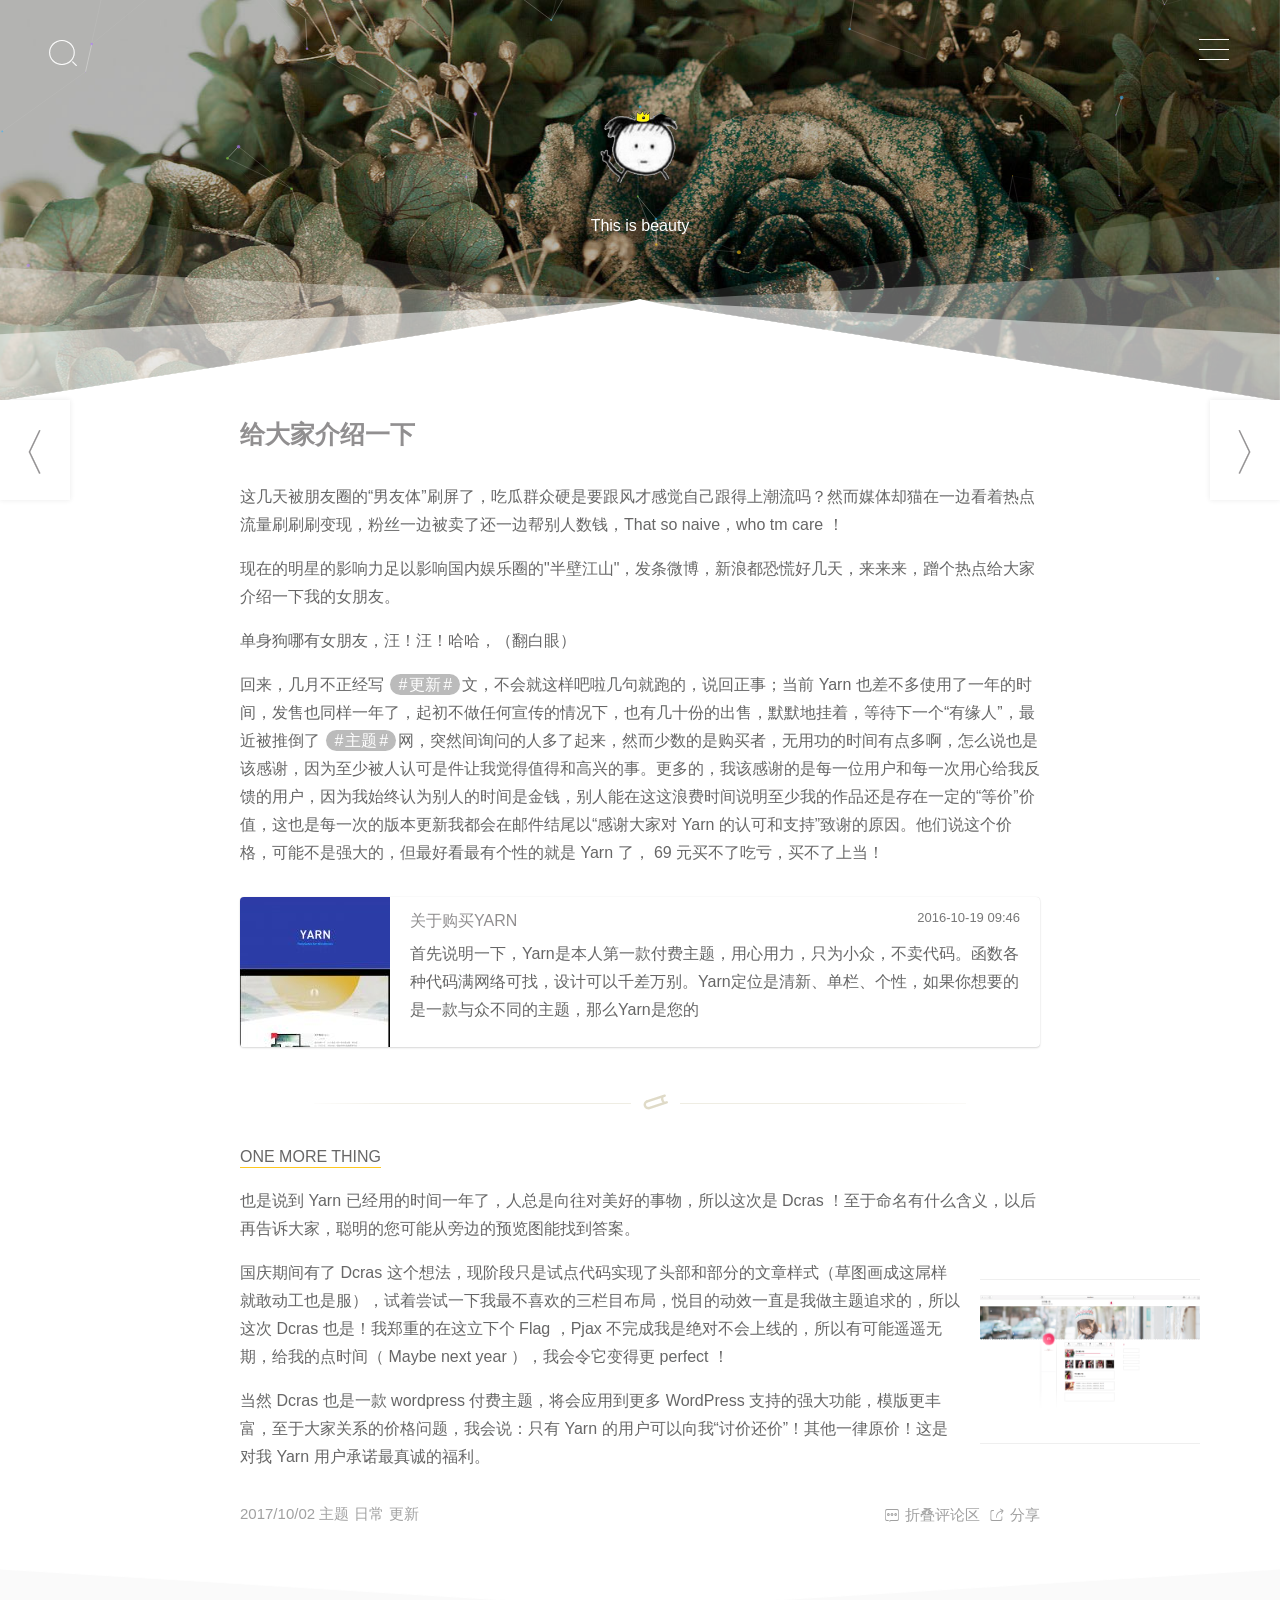
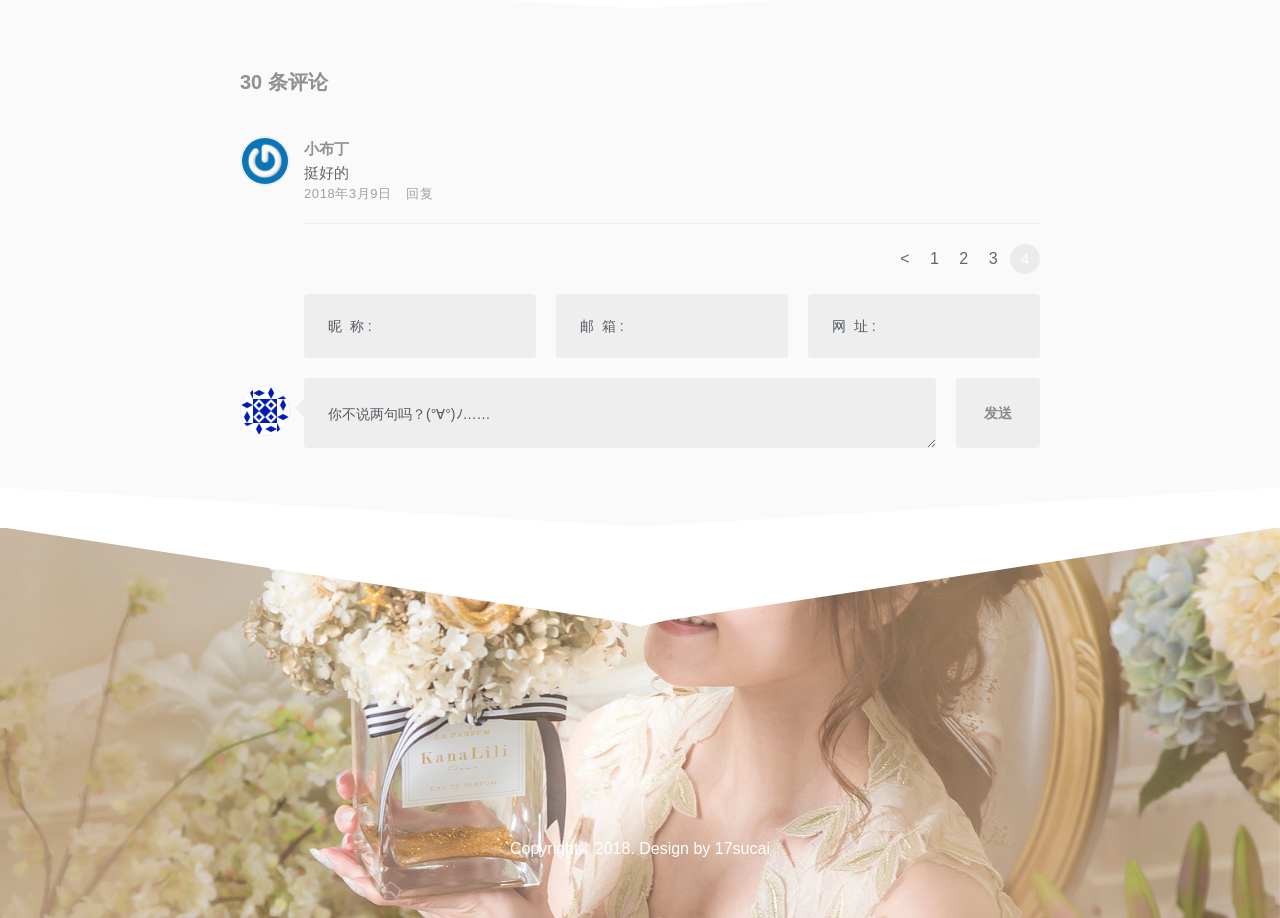
<file: kangBlog/detail.html>
<!doctype html>
<html lang="zh">

	<head>
		<meta http-equiv="Content-Type" content="text/html; charset=UTF-8" />
		<meta name="viewport" content="width=device-width, initial-scale=1, maximum-scale=1">
		<title>响应式简单个性个人博客模板</title>
		<meta name="description" content="" />
		<meta name="keywords" content="" />
		<link rel="stylesheet" type="text/css" href="statics/css/index.css" media="all" />
		<link rel="stylesheet" type="text/css" href="statics/css/detail.css" />
	</head>

	<body class="home blog custom-background round-avatars" itemscope itemtype="http://schema.org/Organization">
		<div class="Yarn_Background" style="background-image: url( statics/images/47fb3c_.jpg);"></div>
		<form class="js-search search-form search-form--modal" method="get" action="search.html" role="search">
			<div class="search-form__inner">
				<div>
					<div id="search-container" class="ajax_search">
						<form method="get" id="searchform" action="">
							<div class="filter_container"><input type="text" value="" autocomplete="off" placeholder="Type then select or enter" name="s" id="search-input" />
								<ul id="search_filtered" class="search_filtered"></ul>
							</div>
							<input type="submit" name="submit" id="searchsubmit" class="searchsubmit" value="" />
						</form>
					</div>
				</div>
			</div>
		</form>
		<div class="navi" data-aos="fade-down">
			<div class="bt-nav">
				<div class="line line1"></div>
				<div class="line line2"></div>
				<div class="line line3"></div>
			</div>
			<div class="navbar animated fadeInRight">
				<div class="inner">
					<nav id="site-navigation" class="main-navigation">
						<div id="main-menu" class="main-menu-container">
							<div class="menu-menu-container">
								<ul id="primary-menu" class="menu">
									<li id="menu-item-17" class="menu-item menu-item-type-custom menu-item-object-custom current-menu-item current_page_item menu-item-home menu-item-17">
										<a href="index.html">首页</a>
									</li>
									<li id="menu-item-173" class="menu-item menu-item-type-post_type menu-item-object-page menu-item-173">
										<a href="update.html">更新</a>
									</li>
									<li id="menu-item-78" class="menu-item menu-item-type-post_type menu-item-object-page menu-item-78">
										<a href="link.html">链接</a>
									</li>
									<li id="menu-item-252" class="menu-item menu-item-type-post_type menu-item-object-page menu-item-has-children menu-item-252">
										<a href="archives.html">归档</a>
										<ul class="sub-menu">
											<li id="menu-item-165" class="menu-item menu-item-type-taxonomy menu-item-object-category menu-item-165">
												<a href="">theme</a>
											</li>
											<li id="menu-item-163" class="menu-item menu-item-type-taxonomy menu-item-object-category menu-item-163">
												<a href="">Happen</a>
											</li>
											<li id="menu-item-924" class="menu-item menu-item-type-taxonomy menu-item-object-category menu-item-924">
												<a href="">WeWork</a>
											</li>
											<li id="menu-item-164" class="menu-item menu-item-type-taxonomy menu-item-object-category menu-item-164">
												<a href="">WordPress</a>
											</li>
										</ul>
									</li>
									<li id="menu-item-57" class="menu-item menu-item-type-post_type menu-item-object-page menu-item-57">
										<a href="gustbook.html">留言</a>
									</li>
								</ul>
							</div>
						</div>
					</nav>
					<!-- #site-navigation -->
				</div>
			</div>
		</div>
		<div class="hebin" data-aos="fade-down">
			<i class=" js-toggle-search iconfont">&#xe60e;</i>
		</div>
		<header id="masthead" class="overlay animated from-bottom" itemprop="brand" itemscope itemtype="http://schema.org/Brand">
			<div class="site-branding text-center">
				<a href="">
					<figure>
						<img class="custom-logo avatar" src="statics/images/omikron.png" />
					</figure>
				</a>
				<h3 class="blog-description"><p>This is beauty</p></h3>
			</div>
			<!-- .site-branding -->
			<div class="decor-part">
				<div id="particles-js"></div>
			</div>
			<div class="animation-header">
				<div class="decor-wrapper">
					<svg id="header-decor" class="decor bottom" xmlns="http://www.w3.org/2000/svg" version="1.1" viewBox="0 0 100 100" preserveAspectRatio="none">
						<path class="large left" d="M0 0 L50 50 L0 100" fill="rgba(255,255,255, .1)"></path>
						<path class="large right" d="M100 0 L50 50 L100 100" fill="rgba(255,255,255, .1)"></path>
						<path class="medium left" d="M0 100 L50 50 L0 33.3" fill="rgba(255,255,255, .3)"></path>
						<path class="medium right" d="M100 100 L50 50 L100 33.3" fill="rgba(255,255,255, .3)"></path>
						<path class="small left" d="M0 100 L50 50 L0 66.6" fill="rgba(255,255,255, .5)"></path>
						<path class="small right" d="M100 100 L50 50 L100 66.6" fill="rgba(255,255,255, .5)"></path>
						<path d="M0 99.9 L50 49.9 L100 99.9 L0 99.9" fill="rgba(255,255,255, 1)"></path>
						<path d="M48 52 L50 49 L52 52 L48 52" fill="rgba(255,255,255, 1)"></path>
					</svg>
				</div>
			</div>
		</header>
		<div id="main" class="content">
			<div class="container">
				<article id="post-1202" class="js-gallery post-1202 post type-post status-publish format-standard has-post-thumbnail hentry category-uncategorized tag-11 tag-22 tag-29">
					<style>
						.container {
							padding: 10px 0px;
						}
						
						.post {
							margin: 0 auto
						}
					</style>
					<section class="post_content">
						<header class="post_header">
							<h1 class="post_title">给大家介绍一下</h1>
						</header>
						<div class="post-body js-gallery">
							<p>这几天被朋友圈的“男友体”刷屏了，吃瓜群众硬是要跟风才感觉自己跟得上潮流吗？然而媒体却猫在一边看着热点流量刷刷刷变现，粉丝一边被卖了还一边帮别人数钱，That so naive，who tm care ！</p>
							<p>现在的明星的影响力足以影响国内娱乐圈的"半壁江山"，发条微博，新浪都恐慌好几天，来来来，蹭个热点给大家介绍一下我的女朋友。</p>
							<p>单身狗哪有女朋友，汪！汪！哈哈，（翻白眼）</p>
							<p>回来，几月不正经写
								<a class='autotag' href="" title="【查看含有[更新]标签的文章】" target="_blank">更新</a>文，不会就这样吧啦几句就跑的，说回正事；当前 Yarn 也差不多使用了一年的时间，发售也同样一年了，起初不做任何宣传的情况下，也有几十份的出售，默默地挂着，等待下一个“有缘人”，最近被推倒了
								<a class='autotag' href="" title="【查看含有[主题]标签的文章】" target="_blank">主题</a>网，突然间询问的人多了起来，然而少数的是购买者，无用功的时间有点多啊，怎么说也是该感谢，因为至少被人认可是件让我觉得值得和高兴的事。更多的，我该感谢的是每一位用户和每一次用心给我反馈的用户，因为我始终认为别人的时间是金钱，别人能在这这浪费时间说明至少我的作品还是存在一定的“等价”价值，这也是每一次的版本更新我都会在邮件结尾以“感谢大家对 Yarn 的认可和支持”致谢的原因。他们说这个价格，可能不是强大的，但最好看最有个性的就是 Yarn 了， 69 元买不了吃亏，买不了上当！</p>
							<a href="" class="blog-card-title-link">
								<div class="blog-card">
									<div class="blog-card-thumbnail"><img width="150" height="150" src="statics/images/yarn-150x150.jpg" class="blog-card-thumb-image wp-post-image" alt="" /></div>
									<div class="blog-card-content">
										<div class="blog-card-date clearfix">2016-10-19 09:46</div>
										<div class="blog-card-title">关于购买Yarn</div>
										<div class="blog-card-excerpt">首先说明一下，Yarn是本人第一款付费主题，用心用力，只为小众，不卖代码。函数各种代码满网络可找，设计可以千差万别。Yarn定位是清新、单栏、个性，如果你想要的是一款与众不同的主题，那么Yarn是您的</div>
									</div>
								</div>
							</a>
							<hr/>
							<p><span class="yellow-under">ONE MORE THING</span></p>
							<p>也是说到 Yarn 已经用的时间一年了，人总是向往对美好的事物，所以这次是 Dcras ！至于命名有什么含义，以后再告诉大家，聪明的您可能从旁边的预览图能找到答案。</p>
							<p>
								<quote class="pullquote">
									<a href="statics/images/Dcras.png"><img src="statics/images/Dcras.png" alt="" width="1920" height="1080" class="alignnone size-full wp-image-1223" /></a>
								</quote>国庆期间有了 Dcras 这个想法，现阶段只是试点代码实现了头部和部分的文章样式（草图画成这屌样就敢动工也是服），试着尝试一下我最不喜欢的三栏目布局，悦目的动效一直是我做主题追求的，所以这次 Dcras 也是！我郑重的在这立下个 Flag ，Pjax 不完成我是绝对不会上线的，所以有可能遥遥无期，给我的点时间（ Maybe next year ），我会令它变得更 perfect ！</p>
							<p>当然 Dcras 也是一款 wordpress 付费主题，将会应用到更多 WordPress 支持的强大功能，模版更丰富，至于大家关系的价格问题，我会说：只有 Yarn 的用户可以向我“讨价还价”！其他一律原价！这是对我 Yarn 用户承诺最真诚的福利。</p>
						</div>
						<div class="meta split split--responsive cf">
							<div class="split__title">
								<time datetime="2017-10-02 01:44">2017/10/02</time>
								<span class=""><a href="" rel="tag">主题</a><a href="" rel="tag">日常</a><a href="" rel="tag">更新</a> </span>
							</div>
							<div id="social-share"><span class="entypo-share"><i class="iconfont">&#xe614;</i>分享</span></div>
							<div class="slide">
								<a class="btn-slide" title="switch down"><i class="iconfont">&#xe615;</i>折叠评论区</a>
							</div>
						</div>
					</section>
				</article>
			</div>
			<svg id="upTriangleColor" width="100%" height="40" viewBox="0 0 100 102" preserveAspectRatio="none">
				<path d="M0 0 L50 100 L100 0 Z"></path>
			</svg>
			<div id="social">
				<ul>
					<li>
						<a href="" title="qzone" target="_blank"><i class="iconfont">&#xe67f;</i></a>
					</li>
					<li>
						<a href="" title="weibo" target="_blank"><i class="iconfont">&#xe680;</i></a>
					</li>
					<li>
						<a href="" title="douban" target="_blank"><i class="iconfont">&#xe681;</i></a>
					</li>
					<li>
						<a href="" title="twitter" target="_blank"><i class="iconfont">&#xe683;</i></a>
					</li>
				</ul>
			</div>
			<div id="panel">
				<div class="comment-area">
					<section class="comments">
						<div class="comments-main">
							<div id="comments-list-title"><span>30</span> 条评论 </div>
							<div id="loading-comments">
								<div class="host">
									<div class="loading loading-0"></div>
									<div class="loading loading-1"></div>
									<div class="loading loading-2"></div>
								</div>
							</div>
							<ul class="commentwrap">
								<li class="comment even thread-even depth-1" id="li-comment-">
									<div id="comment-969" class="comment_body contents">
										<div class="profile">
											<a href=""><img src="statics/images/9cc50a9e422fb1c89aebafeb959cef7a.jpg" class="gravatar" alt="小布丁"></a>
										</div>
										<div class="main shadow">
											<div class="commentinfo">
												<section class="commeta">
													<div class="shang">
														<h4 class="author"><a href="" target="_blank"><img src="statics/images/9cc50a9e422fb1c89aebafeb959cef7a.jpg" class="gravatarsmall" alt="小布丁">小布丁</a></h4>
													</div>
												</section>
											</div>
											<div class="body">
												<p>挺好的</p>
											</div>
											<div class="xia info">
												<span><time datetime="2018-03-09">2018年3月9日</time></span>
												<span><a rel='nofollow' class='comment-reply-link' href="" onclick='return addComment.moveForm( "comment-969", "969", "respond", "1202" )' aria-label='回复给小布丁'>回复</a></span>
											</div>
										</div>
									</div>
								</li>
								<!-- #comment-## -->
							</ul>
							<nav id="comments-navi">
								<a class="prev page-numbers" href="">
									<</a>
										<a class='page-numbers' href="">1</a>
										<a class='page-numbers' href="">2</a>
										<a class='page-numbers' href="">3</a>
										<span aria-current='page' class='page-numbers current'>4</span></nav>
							<div id="respond" class="comment-respond">
								<h6 id="replytitle" class="comment-reply-title"><a rel="nofollow" id="cancel-comment-reply-link" href="" style="display:none;">取消</a></h6>
								<form action="#" method="post" id="commentform" class="clearfix">
									<div class="clearfix"></div>
									<div class="author-info">
										<input type="text" name="author" id="author" placeholder="昵  称 : " value="" tabindex="1" title="Name (required)" />
										<input type="text" name="email" id="email" placeholder="邮  箱 : " value="" tabindex="2" title="E-mail(will not be published) required" />
										<input type="text" name="url" id="url" placeholder="网  址 : " value="" tabindex="3" title="Website" />
									</div>
									<div class="clearfix"></div>
									<input type='hidden' name='comment_post_ID' value='1202' id='comment_post_ID' />
									<input type='hidden' name='comment_parent' id='comment_parent' value='0' />
									<p style="display: none;"><input type="hidden" id="akismet_comment_nonce" name="akismet_comment_nonce" value="632104fca1" /></p>
									<p style="display: none;"><input type="hidden" id="ak_js" name="ak_js" value="87" /></p>
									<div class="comment-form-info">
										<div class="real-time-gravatar"> <img id="real-time-gravatar" src="statics/images/d41d8cd98f00b204e9800998ecf8427e.png" alt="gravatar头像" />
										</div>
										<p class="input-row">
											<i class="row-icon"></i>
											<textarea class="text_area" rows="3" cols="80" name="comment" id="comment" tabindex="4" placeholder="你不说两句吗？(°∀°)ﾉ……"></textarea>
											<input type="submit" name="submit" class="button" id="submit" tabindex="5" value="发送" />
										</p>
									</div>
								</form>
							</div>
						</div>
					</section>
				</div>
			</div>
			<svg id="dwTriangleColor" width="100%" height="40" viewBox="0 0 100 102" preserveAspectRatio="none">
				<path d="M0 0 L50 100 L100 0 Z"></path>
			</svg>
			<div class="wrapper">
			</div>
		</div>

		<div class="p-header">
			<figure class="p-image" style="background-image: url(statics/images/47fb3c_9afed6c259f94589881bd55376206366mv2_d_3840_5784_s_4_2.jpg);"></figure>
		</div>
		<div class="navpost-part">
			<div id="NextPrevPosts">
				<div class="prev" data-aos="slide-right" data-aos-delay="1.5s">
					<div class="arrow"><i class="iconfont">&#xe625;</i></div>
					<div class="preview">
						<div class="pull-left featuredImg" style="background-image:url('statics/images/97a354cb9519f97e84139f26017386026b3fd7f517b96-DCDbdE-250x250.jpeg');"></div>
						<a class="pull-left preview-content bold" href="#"><span>《别哭妈妈》</span></a>
					</div>
				</div>
				<div class="next" data-aos="slide-left" data-aos-delay="1.5s">
					<div class="arrow"><i class="iconfont">&#xe623;</i></div>
					<div class="preview">
						<div class="pull-right featuredImg" style="background-image:url('statics/images/no-image.png');"></div>
						<a class="pull-right preview-content bold" href="#"><span>重构图像样式测试</span></a>
					</div>
				</div>
			</div>
		</div>

		<footer id="footer" class="overlay animated from-top">
			<div class="decor-wrapper">
				<svg id="footer-decor" class="decor top" xmlns="http://www.w3.org/2000/svg" version="1.1" viewBox="0 0 100 100" preserveAspectRatio="none">
					<path class="large left" d="M0 0 L50 50 L0 100" fill="rgba(255,255,255, .1)"></path>
					<path class="large right" d="M100 0 L50 50 L100 100" fill="rgba(255,255,255, .1)"></path>
					<path class="medium left" d="M0 0 L50 50 L0 66.6" fill="rgba(255,255,255, .3)"></path>
					<path class="medium right" d="M100 0 L50 50 L100 66.6" fill="rgba(255,255,255, .3)"></path>
					<path class="small left" d="M0 0 L50 50 L0 33.3" fill="rgba(255,255,255, .5)"></path>
					<path class="small right" d="M100 0 L50 50 L100 33.3" fill="rgba(255,255,255, .5)"></path>
					<path d="M0 0 L50 50 L100 0 L0 0" fill="rgba(255,255,255, 1)"></path>
					<path d="M48 48 L50 51 L52 48 L48 48" fill="rgba(255,255,255, 1)"></path>
				</svg>
			</div>
			<div class="socialize" data-aos="zoom-in">
				<li>
					<a title="weibo" class="socialicon" href=""><i class="iconfont" aria-hidden="true">&#xe601;
			</i></a>
				</li>
				<li class="wechat">
					<a class="socialicon"><i class="iconfont">&#xe609;
			</i></a>
					<div class="wechatimg"><img src="statics/images/49D3746D-7519-B709-83E4-65BD1927C4E7.jpg"></div>
				</li>
				<li>
					<a title="QQ" class="socialicon" href="" target="_blank"><i class="iconfont" aria-hidden="true">&#xe616;
			</i></a>
				</li>
			</div>
			<div class="cr">Copyright&copy; 2018. Design by
				<a href="">17sucai</a>
			</div>
			<script type="text/javascript">
				window.onscroll = function() {
					var scrollTop = document.body.scrollTop;
					if(scrollTop >= 200) {
						document.getElementById("NextPrevPosts").style.display = "none"
					} else {
						document.getElementById("NextPrevPosts").style.display = "block"
					}
				}
			</script>
			<script type='text/javascript' src='statics/js/jquery.min.js'></script>
			<script type='text/javascript' src='statics/js/plugins.js'></script>
			<script type='text/javascript' src='statics/js/script.js'></script>
			<script type='text/javascript' src='statics/js/particles.js'></script>
			<script type='text/javascript' src='statics/js/aos.js'></script>
			<script type='text/javascript' src='statics/js/prism.js'></script>
			<script type='text/javascript' src='statics/js/gravatar.js'></script>

	</body>

</html>
</file>
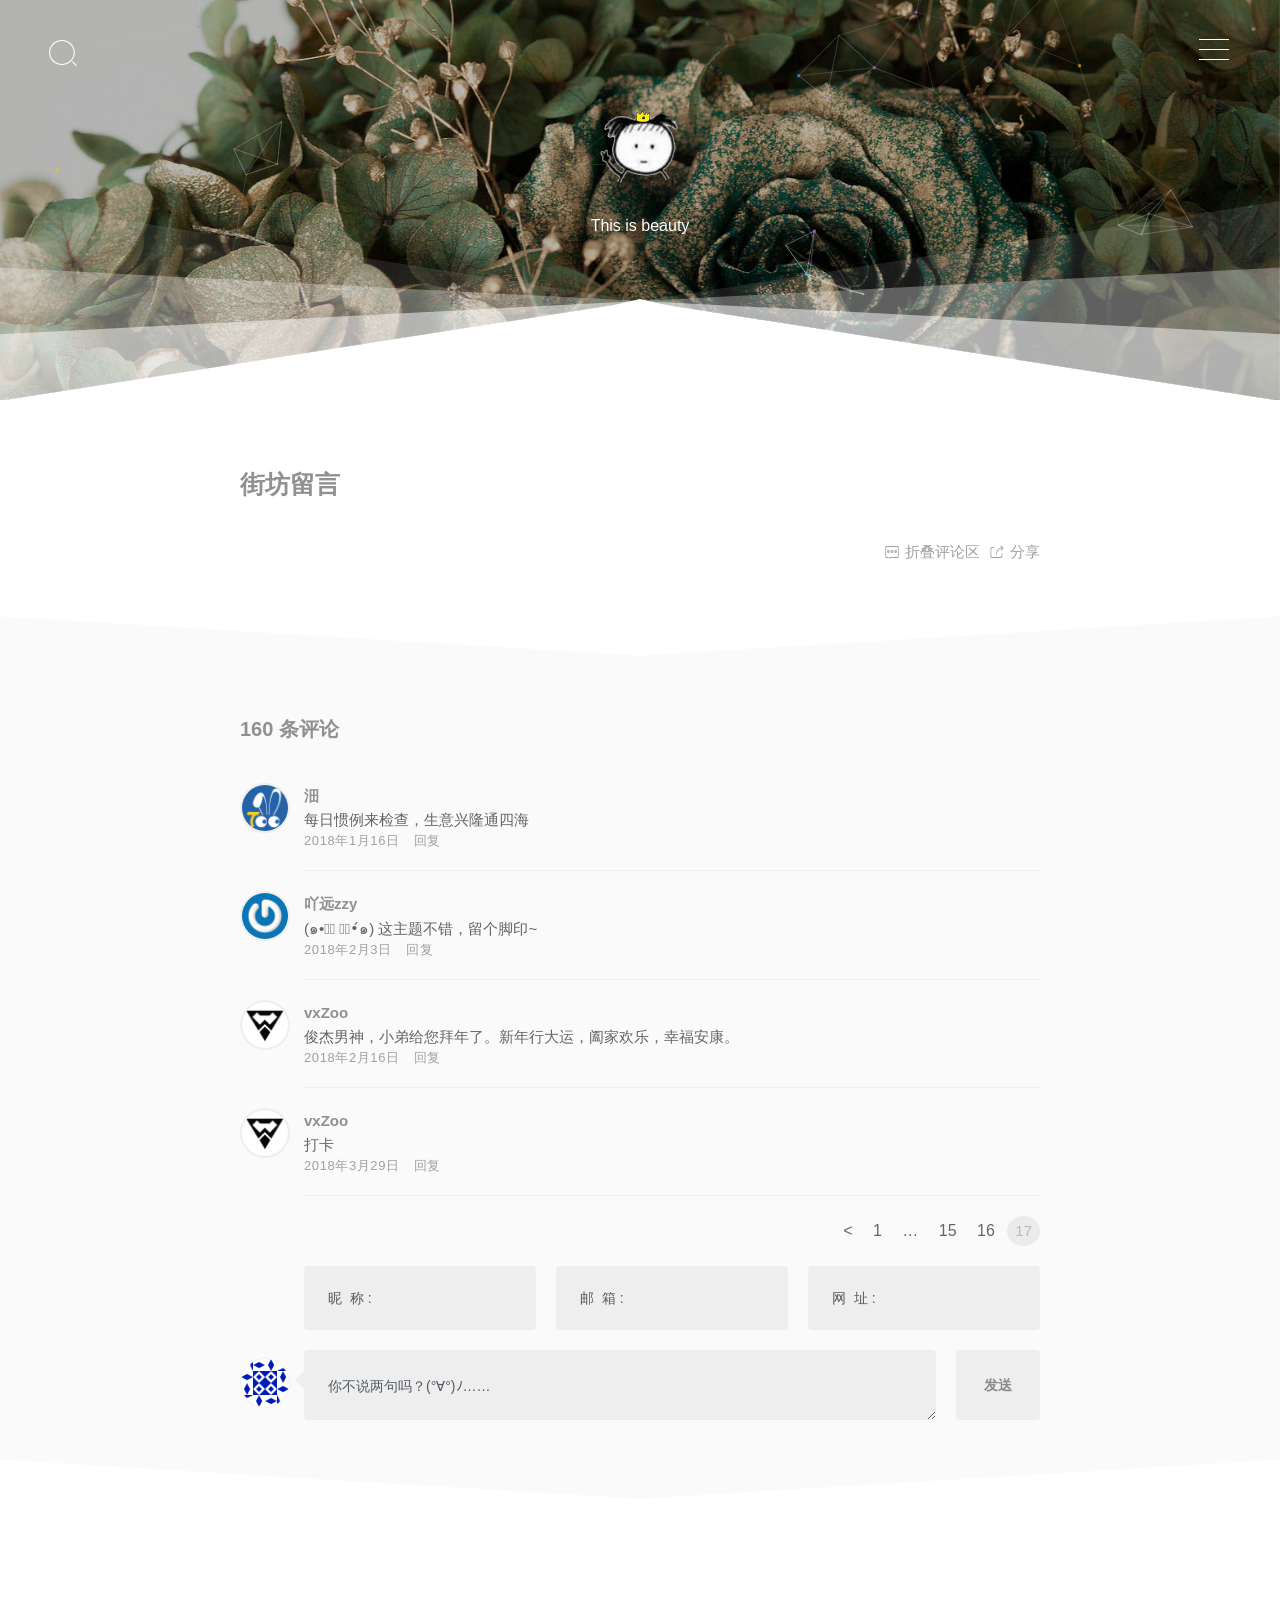
<file: kangBlog/gustbook.html>
<!doctype html>
<html lang="zh">

	<head>
		<meta http-equiv="Content-Type" content="text/html; charset=UTF-8" />
		<meta name="viewport" content="width=device-width, initial-scale=1, maximum-scale=1">
		<title>响应式简单个性个人博客模板</title>
		<meta name="description" content="" />
		<meta name="keywords" content="" />
		<link rel="stylesheet" type="text/css" href="statics/css/index.css" media="all" />
	</head>

	<body class="home blog custom-background round-avatars">
		<div class="Yarn_Background" style="background-image: url( statics/images/47fb3c_.jpg);"></div>
		<form class="js-search search-form search-form--modal" method="get" action="search.html" role="search">
			<div class="search-form__inner">
				<div>
					<div id="search-container" class="ajax_search">
						<form method="get" id="searchform" action="">
							<div class="filter_container"><input type="text" value="" autocomplete="off" placeholder="Type then select or enter" name="s" id="search-input" />
								<ul id="search_filtered" class="search_filtered"></ul>
							</div>
							<input type="submit" name="submit" id="searchsubmit" class="searchsubmit" value="" />
						</form>
					</div>
				</div>
			</div>
		</form>
		<div class="navi" data-aos="fade-down">
			<div class="bt-nav">
				<div class="line line1"></div>
				<div class="line line2"></div>
				<div class="line line3"></div>
			</div>
			<div class="navbar animated fadeInRight">
				<div class="inner">
					<nav id="site-navigation" class="main-navigation">
						<div id="main-menu" class="main-menu-container">
							<div class="menu-menu-container">
								<ul id="primary-menu" class="menu">
									<li id="menu-item-17" class="menu-item menu-item-type-custom menu-item-object-custom current-menu-item current_page_item menu-item-home menu-item-17">
										<a href="index.html">首页</a>
									</li>
									<li id="menu-item-173" class="menu-item menu-item-type-post_type menu-item-object-page menu-item-173">
										<a href="update.html">更新</a>
									</li>
									<li id="menu-item-78" class="menu-item menu-item-type-post_type menu-item-object-page menu-item-78">
										<a href="link.html">链接</a>
									</li>
									<li id="menu-item-252" class="menu-item menu-item-type-post_type menu-item-object-page menu-item-has-children menu-item-252">
										<a href="archives.html">归档</a>
										<ul class="sub-menu">
											<li id="menu-item-165" class="menu-item menu-item-type-taxonomy menu-item-object-category menu-item-165">
												<a href="">theme</a>
											</li>
											<li id="menu-item-163" class="menu-item menu-item-type-taxonomy menu-item-object-category menu-item-163">
												<a href="">Happen</a>
											</li>
											<li id="menu-item-924" class="menu-item menu-item-type-taxonomy menu-item-object-category menu-item-924">
												<a href="">WeWork</a>
											</li>
											<li id="menu-item-164" class="menu-item menu-item-type-taxonomy menu-item-object-category menu-item-164">
												<a href="">WordPress</a>
											</li>
										</ul>
									</li>
									<li id="menu-item-57" class="menu-item menu-item-type-post_type menu-item-object-page menu-item-57">
										<a href="gustbook.html">留言</a>
									</li>
								</ul>
							</div>
						</div>
					</nav>
					<!-- #site-navigation -->
				</div>
			</div>
		</div>
		<div class="hebin" data-aos="fade-down">
			<i class=" js-toggle-search iconfont">&#xe60e;</i>
		</div>
		<header id="masthead" class="overlay animated from-bottom" itemprop="brand">
			<div class="site-branding text-center">
				<a href="">
					<figure>
						<img class="custom-logo avatar" src="statics/images/omikron.png" />
					</figure>
				</a>
				<h3 class="blog-description"><p>This is beauty</p></h3>
			</div>
			<!-- .site-branding -->
			<div class="decor-part">
				<div id="particles-js"></div>
			</div>
			<div class="animation-header">
				<div class="decor-wrapper">
					<svg id="header-decor" class="decor bottom" xmlns="http://www.w3.org/2000/svg" version="1.1" viewBox="0 0 100 100" preserveAspectRatio="none">
						<path class="large left" d="M0 0 L50 50 L0 100" fill="rgba(255,255,255, .1)"></path>
						<path class="large right" d="M100 0 L50 50 L100 100" fill="rgba(255,255,255, .1)"></path>
						<path class="medium left" d="M0 100 L50 50 L0 33.3" fill="rgba(255,255,255, .3)"></path>
						<path class="medium right" d="M100 100 L50 50 L100 33.3" fill="rgba(255,255,255, .3)"></path>
						<path class="small left" d="M0 100 L50 50 L0 66.6" fill="rgba(255,255,255, .5)"></path>
						<path class="small right" d="M100 100 L50 50 L100 66.6" fill="rgba(255,255,255, .5)"></path>
						<path d="M0 99.9 L50 49.9 L100 99.9 L0 99.9" fill="rgba(255,255,255, 1)"></path>
						<path d="M48 52 L50 49 L52 52 L48 52" fill="rgba(255,255,255, 1)"></path>
					</svg>
				</div>
			</div>
		</header>
		<div id="main" class="content">
			<div class="container">
				<article id="post-2" class="js-gallery post-2 page type-page status-publish has-post-thumbnail hentry">
					<style>
						.meta {
							display: none;
						}
						
						#NextPrevPosts {
							margin: 0;
							visibility: hidden;
						}
					</style>
					<section class="post_content">
						<header class="post_header">
							<h1 class="post_title">街坊留言</h1>
						</header>

						<div class="meta split split--responsive cf" style="display: block;">
							
							<div id="social-share"><span class="entypo-share"><i class="iconfont">&#xe614;</i>分享</span></div>
							<div class="slide">
								<a class="btn-slide" title="switch down"><i class="iconfont">&#xe615;</i>折叠评论区</a>
							</div>
						</div>
					</section>
				</article>
			</div>
			<svg id="upTriangleColor" width="100%" height="40" viewBox="0 0 100 102" preserveAspectRatio="none">
				<path d="M0 0 L50 100 L100 0 Z"></path>
			</svg>
			<div id="social">
				<ul>
					<li>
						<a href="" title="qzone" target="_blank"><i class="iconfont">&#xe67f;</i></a>
					</li>
					<li>
						<a href="" title="weibo" target="_blank"><i class="iconfont">&#xe680;</i></a>
					</li>
					<li>
						<a href="" title="douban" target="_blank"><i class="iconfont">&#xe681;</i></a>
					</li>
					<li>
						<a href="" title="twitter" target="_blank"><i class="iconfont">&#xe683;</i></a>
					</li>
				</ul>
			</div>
			<div id="panel">
				<div class="comment-area">
					<section class="comments">
						<div class="comments-main">
							<div id="comments-list-title"><span>160</span> 条评论 </div>
							<div id="loading-comments">
								<div class="host">
									<div class="loading loading-0"></div>
									<div class="loading loading-1"></div>
									<div class="loading loading-2"></div>
								</div>
							</div>
							<ul class="commentwrap">
								<li class="comment even thread-even depth-1" id="li-comment-">
									<div id="comment-936" class="comment_body contents">
										<div class="profile">
											<a href=""><img src="statics/images/d9885b7dc7a78f9cadfb81be7512d630.png" class="gravatar" alt="沺"></a>
										</div>
										<div class="main shadow">
											<div class="commentinfo">
												<section class="commeta">
													<div class="shang">
														<h4 class="author"><a href="" target="_blank"><img src="statics/images/d9885b7dc7a78f9cadfb81be7512d630.png" class="gravatarsmall" alt="沺">沺</a></h4>
													</div>
												</section>
											</div>
											<div class="body">
												<p>每日惯例来检查，生意兴隆通四海</p>
											</div>
											<div class="xia info">
												<span><time datetime="2018-01-16">2018年1月16日</time></span>
												<span><a rel='nofollow' class='comment-reply-link' href='' onclick='return addComment.moveForm( "comment-936", "936", "respond", "2" )' aria-label='回复给沺'>回复</a></span>
											</div>
										</div>
									</div>
								</li>
								<!-- #comment-## -->
								<li class="comment odd alt thread-odd thread-alt depth-1" id="li-comment-">
									<div id="comment-949" class="comment_body contents">
										<div class="profile">
											<a href=""><img src="statics/images/573594c6f0bb6559381e5acf27845208.jpg" class="gravatar" alt="吖远zzy"></a>
										</div>
										<div class="main shadow">
											<div class="commentinfo">
												<section class="commeta">
													<div class="shang">
														<h4 class="author"><a href="" target="_blank"><img src="statics/images/573594c6f0bb6559381e5acf27845208.jpg" class="gravatarsmall" alt="吖远zzy">吖远zzy</a></h4>
													</div>
												</section>
											</div>
											<div class="body">
												<p>(๑•॒̀ ູ॒•́๑) 这主题不错，留个脚印~</p>
											</div>
											<div class="xia info">
												<span><time datetime="2018-02-03">2018年2月3日</time></span>
												<span><a rel='nofollow' class='comment-reply-link' href='' onclick='return addComment.moveForm( "comment-949", "949", "respond", "2" )' aria-label='回复给吖远zzy'>回复</a></span>
											</div>
										</div>
									</div>
								</li>
								<!-- #comment-## -->
								<li class="comment even thread-even depth-1" id="li-comment-">
									<div id="comment-959" class="comment_body contents">
										<div class="profile">
											<a href=""><img src="statics/images/b8b61f04b19de2e728bfef9dcc4332d5.jpeg" class="gravatar" alt="vxZoo"></a>
										</div>
										<div class="main shadow">
											<div class="commentinfo">
												<section class="commeta">
													<div class="shang">
														<h4 class="author"><a href="" target="_blank"><img src="statics/images/b8b61f04b19de2e728bfef9dcc4332d5.jpeg" class="gravatarsmall" alt="vxZoo">vxZoo</a></h4>
													</div>
												</section>
											</div>
											<div class="body">
												<p>俊杰男神，小弟给您拜年了。新年行大运，阖家欢乐，幸福安康。</p>
											</div>
											<div class="xia info">
												<span><time datetime="2018-02-16">2018年2月16日</time></span>
												<span><a rel='nofollow' class='comment-reply-link' href='' onclick='return addComment.moveForm( "comment-959", "959", "respond", "2" )' aria-label='回复给vxZoo'>回复</a></span>
											</div>
										</div>
									</div>
								</li>
								<!-- #comment-## -->
								<li class="comment odd alt thread-odd thread-alt depth-1" id="li-comment-">
									<div id="comment-986" class="comment_body contents">
										<div class="profile">
											<a href=""><img src="statics/images/b8b61f04b19de2e728bfef9dcc4332d5.jpeg" class="gravatar" alt="vxZoo"></a>
										</div>
										<div class="main shadow">
											<div class="commentinfo">
												<section class="commeta">
													<div class="shang">
														<h4 class="author"><a href="" target="_blank"><img src="statics/images/b8b61f04b19de2e728bfef9dcc4332d5.jpeg" class="gravatarsmall" alt="vxZoo">vxZoo</a></h4>
													</div>
												</section>
											</div>
											<div class="body">
												<p>打卡</p>
											</div>
											<div class="xia info">
												<span><time datetime="2018-03-29">2018年3月29日</time></span>
												<span><a rel='nofollow' class='comment-reply-link' href='' onclick='return addComment.moveForm( "comment-986", "986", "respond", "2" )' aria-label='回复给vxZoo'>回复</a></span>
											</div>
										</div>
									</div>
								</li>
								<!-- #comment-## -->
							</ul>
							<nav id="comments-navi">
								<a class="prev page-numbers" href="">
									<</a>
										<a class='page-numbers' href='#'>1</a>
										<span class="page-numbers dots">&hellip;</span>
										<a class='page-numbers' href='#'>15</a>
										<a class='page-numbers' href='#'>16</a>
										<span aria-current='page' class='page-numbers current'>17</span></nav>
							<div id="respond" class="comment-respond">
								<h6 id="replytitle" class="comment-reply-title"><a rel="nofollow" id="cancel-comment-reply-link" href="" style="display:none;">取消</a></h6>
								<form action="#" method="post" id="commentform" class="clearfix">
									<div class="clearfix"></div>
									<div class="author-info">
										<input type="text" name="author" id="author" placeholder="昵  称 : " value="" tabindex="1" title="Name (required)" />
										<input type="text" name="email" id="email" placeholder="邮  箱 : " value="" tabindex="2" title="E-mail(will not be published) required" />
										<input type="text" name="url" id="url" placeholder="网  址 : " value="" tabindex="3" title="Website" />
									</div>
									<div class="clearfix"></div>
									<input type='hidden' name='comment_post_ID' value='2' id='comment_post_ID' />
									<input type='hidden' name='comment_parent' id='comment_parent' value='0' />
									<p style="display: none;"><input type="hidden" id="akismet_comment_nonce" name="akismet_comment_nonce" value="44ac0661b8" /></p>
									<p style="display: none;"><input type="hidden" id="ak_js" name="ak_js" value="105" /></p>
									<div class="comment-form-info">
										<div class="real-time-gravatar"> <img id="real-time-gravatar" src="statics/images/d41d8cd98f00b204e9800998ecf8427e.png" alt="gravatar头像" />
										</div>
										<p class="input-row">
											<i class="row-icon"></i>
											<textarea class="text_area" rows="3" cols="80" name="comment" id="comment" tabindex="4" placeholder="你不说两句吗？(°∀°)ﾉ……"></textarea>
											<input type="submit" name="submit" class="button" id="submit" tabindex="5" value="发送" />
										</p>
									</div>
								</form>
							</div>
						</div>
					</section>
				</div>
			</div>
			<svg id="dwTriangleColor" width="100%" height="40" viewBox="0 0 100 102" preserveAspectRatio="none">
				<path d="M0 0 L50 100 L100 0 Z"></path>
			</svg>
			<div class="wrapper">
			</div>
		</div>

		<footer id="footer" class="overlay animated from-top">
			<div class="decor-wrapper">
				<svg id="footer-decor" class="decor top" xmlns="http://www.w3.org/2000/svg" version="1.1" viewBox="0 0 100 100" preserveAspectRatio="none">
					<path class="large left" d="M0 0 L50 50 L0 100" fill="rgba(255,255,255, .1)"></path>
					<path class="large right" d="M100 0 L50 50 L100 100" fill="rgba(255,255,255, .1)"></path>
					<path class="medium left" d="M0 0 L50 50 L0 66.6" fill="rgba(255,255,255, .3)"></path>
					<path class="medium right" d="M100 0 L50 50 L100 66.6" fill="rgba(255,255,255, .3)"></path>
					<path class="small left" d="M0 0 L50 50 L0 33.3" fill="rgba(255,255,255, .5)"></path>
					<path class="small right" d="M100 0 L50 50 L100 33.3" fill="rgba(255,255,255, .5)"></path>
					<path d="M0 0 L50 50 L100 0 L0 0" fill="rgba(255,255,255, 1)"></path>
					<path d="M48 48 L50 51 L52 48 L48 48" fill="rgba(255,255,255, 1)"></path>
				</svg>
			</div>
			<div class="socialize" data-aos="zoom-in">
				<li>
					<a title="weibo" class="socialicon" href=""><i class="iconfont" aria-hidden="true">&#xe601;</i></a>
				</li>
				<li class="wechat">
					<a class="socialicon"><i class="iconfont">&#xe609;</i></a>
					<div class="wechatimg"><img src="statics/images/49D3746D-7519-B709-83E4-65BD1927C4E7.jpg"></div>
				</li>
				<li>
					<a title="QQ" class="socialicon" href="" target="_blank"><i class="iconfont" aria-hidden="true">&#xe616;</i></a>
				</li>
			</div>
			<div class="cr">
				Copyright&copy;2018. Design by
				<a href="">17sucai</a>
			</div>
			<script type='text/javascript' src='statics/js/jquery.min.js'></script>
			<script type='text/javascript' src='statics/js/plugins.js'></script>
			<script type='text/javascript' src='statics/js/script.js'></script>
			<script type='text/javascript' src='statics/js/particles.js'></script>
			<script type='text/javascript' src='statics/js/aos.js'></script>

	</body>

</html>
</file>
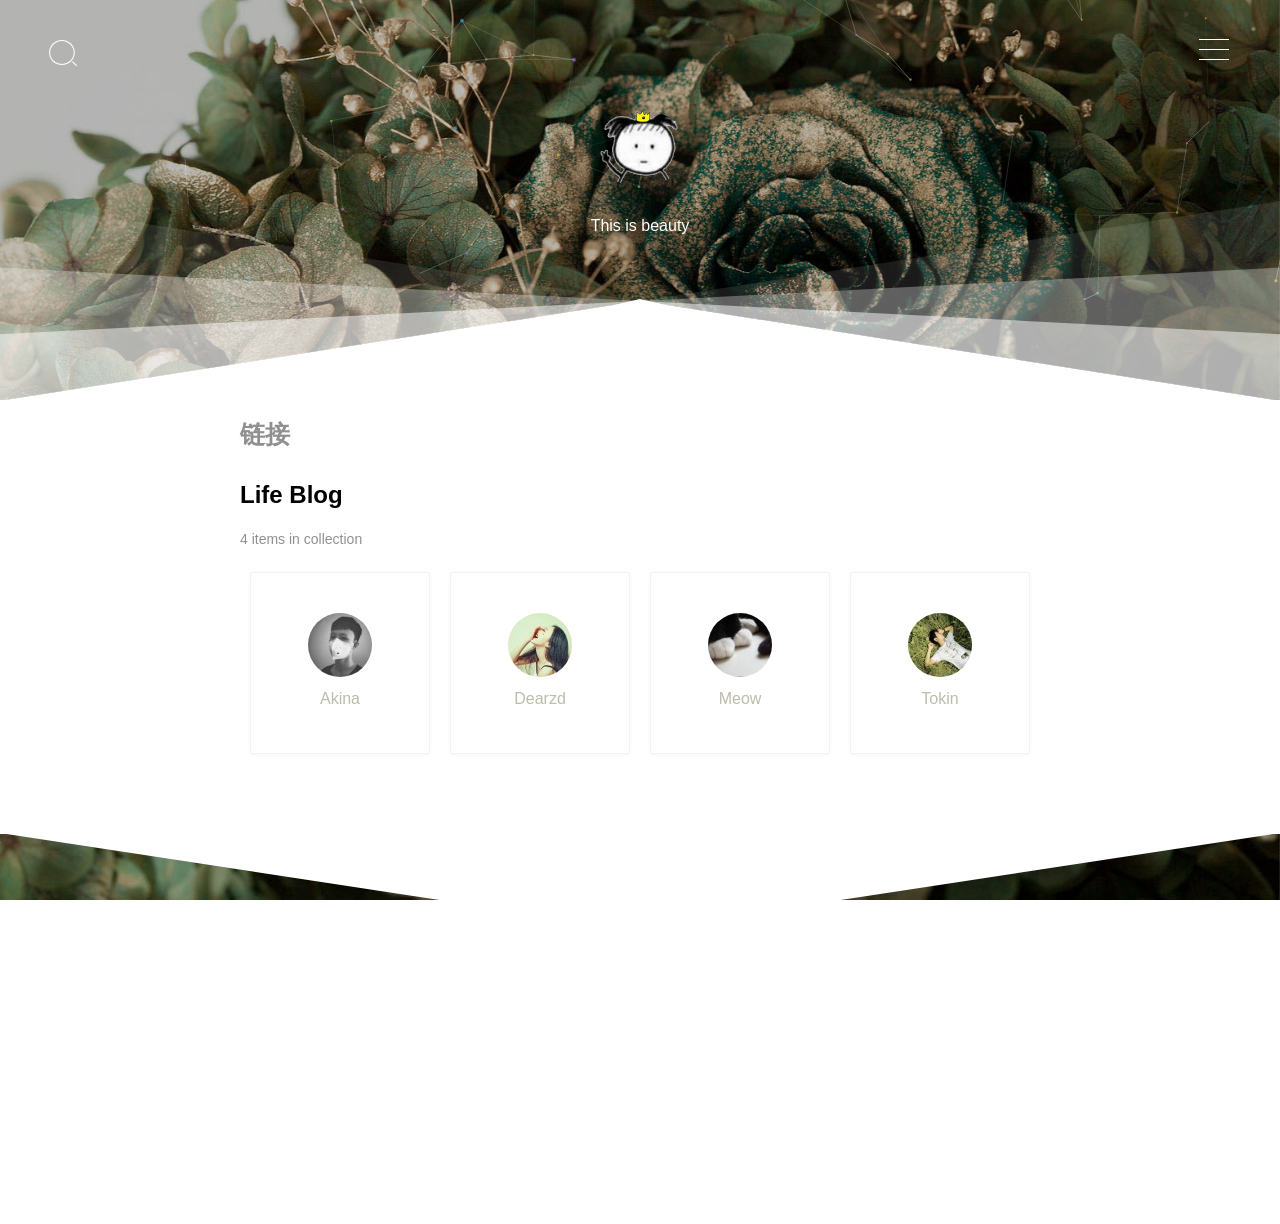
<file: kangBlog/link.html>
<!doctype html>
<html lang="zh">

	<head>
		<meta http-equiv="Content-Type" content="text/html; charset=UTF-8" />
		<meta name="viewport" content="width=device-width, initial-scale=1, maximum-scale=1">
		<title>响应式简单个性个人博客模板</title>
		<meta name="description" content="" />
		<meta name="keywords" content="" />
		<link rel="stylesheet" type="text/css" href="statics/css/index.css" media="all" />
	</head>

	<body class="home blog custom-background round-avatars">
		<div class="Yarn_Background" style="background-image: url( statics/images/47fb3c_.jpg);"></div>
		<form class="js-search search-form search-form--modal" method="get" action="search.html" role="search">
			<div class="search-form__inner">
				<div>
					<div id="search-container" class="ajax_search">
						<form method="get" id="searchform" action="">
							<div class="filter_container"><input type="text" value="" autocomplete="off" placeholder="Type then select or enter" name="s" id="search-input" />
								<ul id="search_filtered" class="search_filtered"></ul>
							</div>
							<input type="submit" name="submit" id="searchsubmit" class="searchsubmit" value="" />
						</form>
					</div>
				</div>
			</div>
		</form>
		<div class="navi" data-aos="fade-down">
			<div class="bt-nav">
				<div class="line line1"></div>
				<div class="line line2"></div>
				<div class="line line3"></div>
			</div>
			<div class="navbar animated fadeInRight">
				<div class="inner">
					<nav id="site-navigation" class="main-navigation">
						<div id="main-menu" class="main-menu-container">
							<div class="menu-menu-container">
								<ul id="primary-menu" class="menu">
									<li id="menu-item-17" class="menu-item menu-item-type-custom menu-item-object-custom current-menu-item current_page_item menu-item-home menu-item-17">
										<a href="index.html">首页</a>
									</li>
									<li id="menu-item-173" class="menu-item menu-item-type-post_type menu-item-object-page menu-item-173">
										<a href="update.html">更新</a>
									</li>
									<li id="menu-item-78" class="menu-item menu-item-type-post_type menu-item-object-page menu-item-78">
										<a href="link.html">链接</a>
									</li>
									<li id="menu-item-252" class="menu-item menu-item-type-post_type menu-item-object-page menu-item-has-children menu-item-252">
										<a href="archives.html">归档</a>
										<ul class="sub-menu">
											<li id="menu-item-165" class="menu-item menu-item-type-taxonomy menu-item-object-category menu-item-165">
												<a href="">theme</a>
											</li>
											<li id="menu-item-163" class="menu-item menu-item-type-taxonomy menu-item-object-category menu-item-163">
												<a href="">Happen</a>
											</li>
											<li id="menu-item-924" class="menu-item menu-item-type-taxonomy menu-item-object-category menu-item-924">
												<a href="">WeWork</a>
											</li>
											<li id="menu-item-164" class="menu-item menu-item-type-taxonomy menu-item-object-category menu-item-164">
												<a href="">WordPress</a>
											</li>
										</ul>
									</li>
									<li id="menu-item-57" class="menu-item menu-item-type-post_type menu-item-object-page menu-item-57">
										<a href="gustbook.html">留言</a>
									</li>
								</ul>
							</div>
						</div>
					</nav>
					<!-- #site-navigation -->
				</div>
			</div>
		</div>
		<div class="hebin" data-aos="fade-down">
			<i class=" js-toggle-search iconfont">&#xe60e;</i>
		</div>
		<header id="masthead" class="overlay animated from-bottom" itemprop="brand">
			<div class="site-branding text-center">
				<a href="">
					<figure>
						<img class="custom-logo avatar" src="statics/images/omikron.png" />
					</figure>
				</a>
				<h3 class="blog-description"><p>This is beauty</p></h3>
			</div>
			<!-- .site-branding -->
			<div class="decor-part">
				<div id="particles-js"></div>
			</div>
			<div class="animation-header">
				<div class="decor-wrapper">
					<svg id="header-decor" class="decor bottom" xmlns="http://www.w3.org/2000/svg" version="1.1" viewBox="0 0 100 100" preserveAspectRatio="none">
						<path class="large left" d="M0 0 L50 50 L0 100" fill="rgba(255,255,255, .1)"></path>
						<path class="large right" d="M100 0 L50 50 L100 100" fill="rgba(255,255,255, .1)"></path>
						<path class="medium left" d="M0 100 L50 50 L0 33.3" fill="rgba(255,255,255, .3)"></path>
						<path class="medium right" d="M100 100 L50 50 L100 33.3" fill="rgba(255,255,255, .3)"></path>
						<path class="small left" d="M0 100 L50 50 L0 66.6" fill="rgba(255,255,255, .5)"></path>
						<path class="small right" d="M100 100 L50 50 L100 66.6" fill="rgba(255,255,255, .5)"></path>
						<path d="M0 99.9 L50 49.9 L100 99.9 L0 99.9" fill="rgba(255,255,255, 1)"></path>
						<path d="M48 52 L50 49 L52 52 L48 52" fill="rgba(255,255,255, 1)"></path>
					</svg>
				</div>
			</div>
		</header>
		<div id="main" class="content">
			<div class="container">
				<style>
					body.custom-background {
						background: #fff
					}
					
					.container {
						padding: 10px 0px;
					}
				</style>
				<section class="post_content">
					<header class="post_header">
						<h1 class="post_title">链接</h1>
					</header>
					<div class="links">
						<h3 class="catalog-title">Life Blog</h3>
						<div class="catalog-description"></div>
						<div class="catalog-share">4 items in collection</div>
						<div class="userItems">
							<div class="userItem">
								<div class="userItem--inner">
									<div class="userItem-content"><img alt='' src='statics/images/8e5da64c712d2bb59235d8d746108cb1.jpeg' class='avatar avatar-64 photo' height='64' width='64' />
										<div class="userItem-name">
											<a class="link link--primary" href="#" target="_blank">Akina</a>
										</div>
									</div>
								</div>
							</div>
							<div class="userItem">
								<div class="userItem--inner">
									<div class="userItem-content"><img alt='' src='statics/images/89aeed9e656e1f7fbb04691aa3b38252.jpeg' class='avatar avatar-64 photo' height='64' width='64' />
										<div class="userItem-name">
											<a class="link link--primary" href="#" target="_blank">Dearzd</a>
										</div>
									</div>
								</div>
							</div>
							<div class="userItem">
								<div class="userItem--inner">
									<div class="userItem-content"><img alt='' src='statics/images/d52a89521eb0cdb4efb343fb63ce3986.jpeg' class='avatar avatar-64 photo' height='64' width='64' />
										<div class="userItem-name">
											<a class="link link--primary" href="#" target="_blank">Meow</a>
										</div>
									</div>
								</div>
							</div>
							<div class="userItem">
								<div class="userItem--inner">
									<div class="userItem-content"><img alt='' src='statics/images/22278c1d83002246dca48b52e306b1c9.jpeg' class='avatar avatar-64 photo' height='64' width='64' />
										<div class="userItem-name">
											<a class="link link--primary" href="#" target="_blank">Tokin</a>
										</div>
									</div>
								</div>
							</div>
						</div>
					</div>
				</section>
			</div>
		</div>

		<footer id="footer" class="overlay animated from-top">
			<div class="decor-wrapper">
				<svg id="footer-decor" class="decor top" xmlns="http://www.w3.org/2000/svg" version="1.1" viewBox="0 0 100 100" preserveAspectRatio="none">
					<path class="large left" d="M0 0 L50 50 L0 100" fill="rgba(255,255,255, .1)"></path>
					<path class="large right" d="M100 0 L50 50 L100 100" fill="rgba(255,255,255, .1)"></path>
					<path class="medium left" d="M0 0 L50 50 L0 66.6" fill="rgba(255,255,255, .3)"></path>
					<path class="medium right" d="M100 0 L50 50 L100 66.6" fill="rgba(255,255,255, .3)"></path>
					<path class="small left" d="M0 0 L50 50 L0 33.3" fill="rgba(255,255,255, .5)"></path>
					<path class="small right" d="M100 0 L50 50 L100 33.3" fill="rgba(255,255,255, .5)"></path>
					<path d="M0 0 L50 50 L100 0 L0 0" fill="rgba(255,255,255, 1)"></path>
					<path d="M48 48 L50 51 L52 48 L48 48" fill="rgba(255,255,255, 1)"></path>
				</svg>
			</div>
			<div class="socialize" data-aos="zoom-in">
				<li>
					<a title="weibo" class="socialicon" href=""><i class="iconfont" aria-hidden="true">&#xe601;</i></a>
				</li>
				<li class="wechat">
					<a class="socialicon"><i class="iconfont">&#xe609;</i></a>
					<div class="wechatimg"><img src="statics/images/49D3746D-7519-B709-83E4-65BD1927C4E7.jpg"></div>
				</li>
				<li>
					<a title="QQ" class="socialicon" href="" target="_blank"><i class="iconfont" aria-hidden="true">&#xe616;</i></a>
				</li>
			</div>
			<div class="cr">
				Copyright&copy;2018. Design by
				<a href="">17sucai</a>
			</div>
			<script type='text/javascript' src='statics/js/jquery.min.js'></script>
			<script type='text/javascript' src='statics/js/plugins.js'></script>
			<script type='text/javascript' src='statics/js/script.js'></script>
			<script type='text/javascript' src='statics/js/particles.js'></script>
			<script type='text/javascript' src='statics/js/aos.js'></script>

	</body>

</html>
</file>
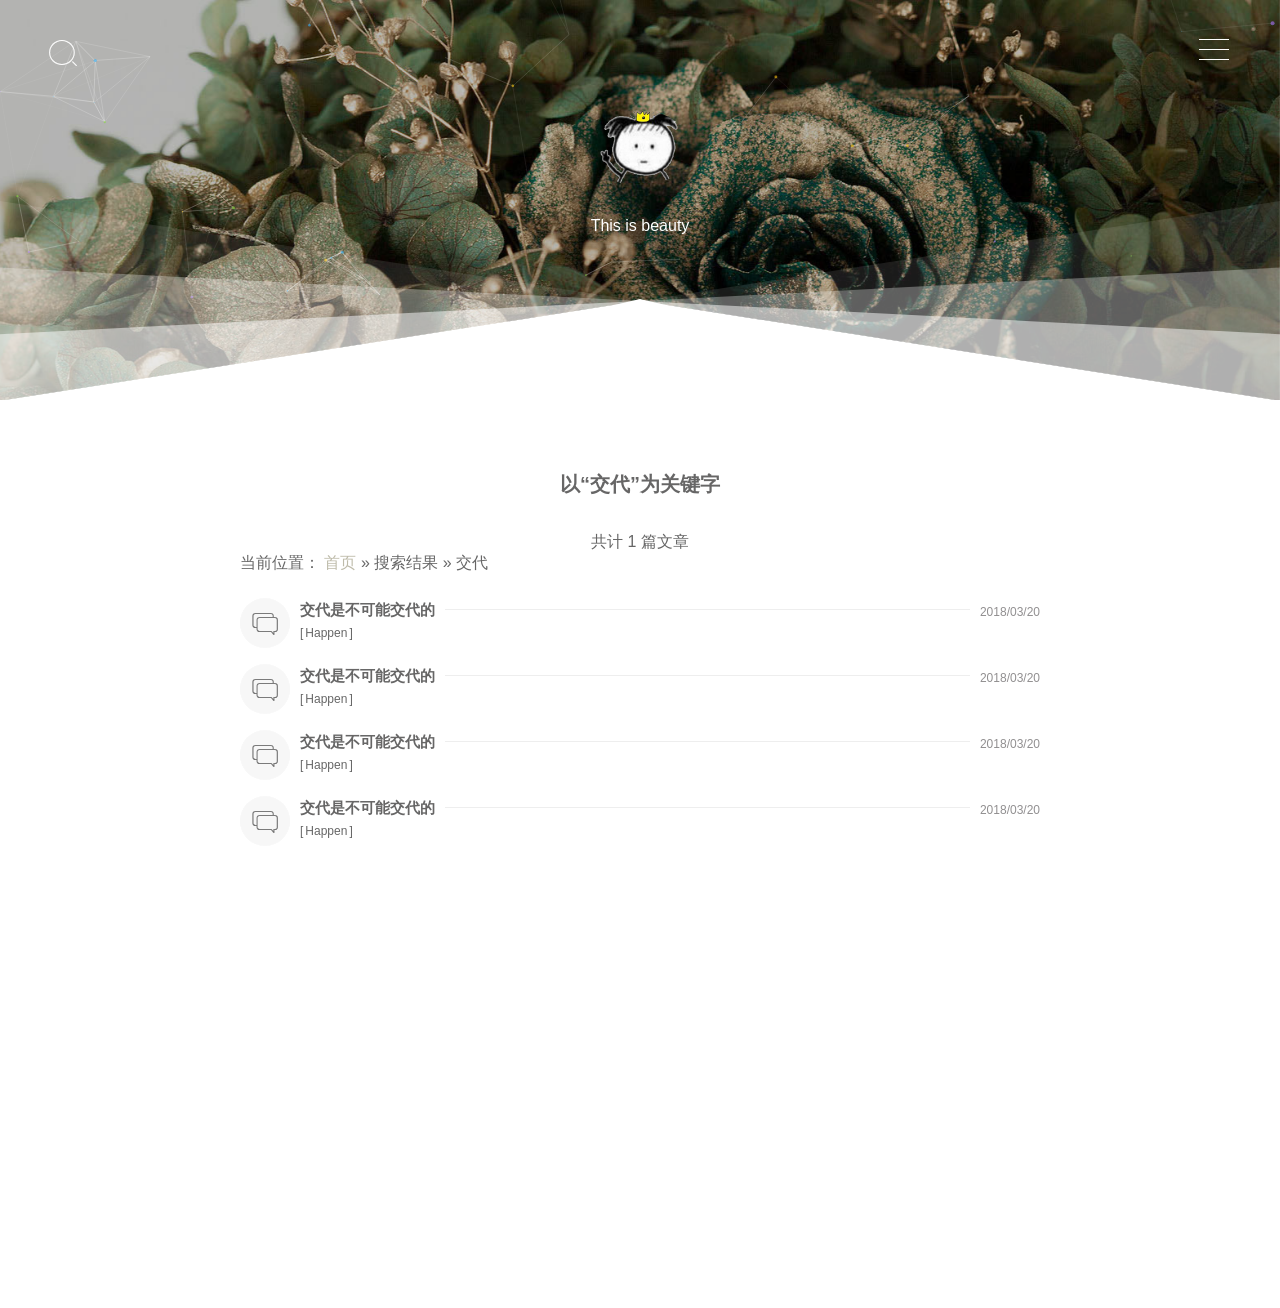
<file: kangBlog/search.html>
<!doctype html>
<html lang="zh">

	<head>
		<meta http-equiv="Content-Type" content="text/html; charset=UTF-8" />
		<meta name="viewport" content="width=device-width, initial-scale=1, maximum-scale=1">
		<title>响应式简单个性个人博客模板</title>
		<meta name="description" content="" />
		<meta name="keywords" content="" />
		<link rel="stylesheet" type="text/css" href="statics/css/index.css" media="all" />
	</head>

	<body class="home blog custom-background round-avatars">
		<div class="Yarn_Background" style="background-image: url( statics/images/47fb3c_.jpg);"></div>
		<form class="js-search search-form search-form--modal" method="get" action="search.html" role="search">
			<div class="search-form__inner">
				<div>
					<div id="search-container" class="ajax_search">
						<form method="get" id="searchform" action="">
							<div class="filter_container"><input type="text" value="" autocomplete="off" placeholder="Type then select or enter" name="s" id="search-input" />
								<ul id="search_filtered" class="search_filtered"></ul>
							</div>
							<input type="submit" name="submit" id="searchsubmit" class="searchsubmit" value="" />
						</form>
					</div>
				</div>
			</div>
		</form>
		<div class="navi" data-aos="fade-down">
			<div class="bt-nav">
				<div class="line line1"></div>
				<div class="line line2"></div>
				<div class="line line3"></div>
			</div>
			<div class="navbar animated fadeInRight">
				<div class="inner">
					<nav id="site-navigation" class="main-navigation">
						<div id="main-menu" class="main-menu-container">
							<div class="menu-menu-container">
								<ul id="primary-menu" class="menu">
									<li id="menu-item-17" class="menu-item menu-item-type-custom menu-item-object-custom current-menu-item current_page_item menu-item-home menu-item-17">
										<a href="index.html">首页</a>
									</li>
									<li id="menu-item-173" class="menu-item menu-item-type-post_type menu-item-object-page menu-item-173">
										<a href="update.html">更新</a>
									</li>
									<li id="menu-item-78" class="menu-item menu-item-type-post_type menu-item-object-page menu-item-78">
										<a href="link.html">链接</a>
									</li>
									<li id="menu-item-252" class="menu-item menu-item-type-post_type menu-item-object-page menu-item-has-children menu-item-252">
										<a href="archives.html">归档</a>
										<ul class="sub-menu">
											<li id="menu-item-165" class="menu-item menu-item-type-taxonomy menu-item-object-category menu-item-165">
												<a href="">theme</a>
											</li>
											<li id="menu-item-163" class="menu-item menu-item-type-taxonomy menu-item-object-category menu-item-163">
												<a href="">Happen</a>
											</li>
											<li id="menu-item-924" class="menu-item menu-item-type-taxonomy menu-item-object-category menu-item-924">
												<a href="">WeWork</a>
											</li>
											<li id="menu-item-164" class="menu-item menu-item-type-taxonomy menu-item-object-category menu-item-164">
												<a href="">WordPress</a>
											</li>
										</ul>
									</li>
									<li id="menu-item-57" class="menu-item menu-item-type-post_type menu-item-object-page menu-item-57">
										<a href="gustbook.html">留言</a>
									</li>
								</ul>
							</div>
						</div>
					</nav>
					<!-- #site-navigation -->
				</div>
			</div>
		</div>
		<div class="hebin" data-aos="fade-down">
			<i class=" js-toggle-search iconfont">&#xe60e;</i>
		</div>
		<header id="masthead" class="overlay animated from-bottom" itemprop="brand">
			<div class="site-branding text-center">
				<a href="">
					<figure>
						<img class="custom-logo avatar" src="statics/images/omikron.png" />
					</figure>
				</a>
				<h3 class="blog-description"><p>This is beauty</p></h3>
			</div>
			<!-- .site-branding -->
			<div class="decor-part">
				<div id="particles-js"></div>
			</div>
			<div class="animation-header">
				<div class="decor-wrapper">
					<svg id="header-decor" class="decor bottom" xmlns="http://www.w3.org/2000/svg" version="1.1" viewBox="0 0 100 100" preserveAspectRatio="none">
						<path class="large left" d="M0 0 L50 50 L0 100" fill="rgba(255,255,255, .1)"></path>
						<path class="large right" d="M100 0 L50 50 L100 100" fill="rgba(255,255,255, .1)"></path>
						<path class="medium left" d="M0 100 L50 50 L0 33.3" fill="rgba(255,255,255, .3)"></path>
						<path class="medium right" d="M100 100 L50 50 L100 33.3" fill="rgba(255,255,255, .3)"></path>
						<path class="small left" d="M0 100 L50 50 L0 66.6" fill="rgba(255,255,255, .5)"></path>
						<path class="small right" d="M100 100 L50 50 L100 66.6" fill="rgba(255,255,255, .5)"></path>
						<path d="M0 99.9 L50 49.9 L100 99.9 L0 99.9" fill="rgba(255,255,255, 1)"></path>
						<path d="M48 52 L50 49 L52 52 L48 52" fill="rgba(255,255,255, 1)"></path>
					</svg>
				</div>
			</div>
		</header>
		<div id="main" class="content">

			<div class="container">

				<h1 class="page-title">以&ldquo;交代&rdquo;为关键字</h1>

				<p class="Searchmeta">共计 1 篇文章</p>

				<div class="location">当前位置：
					<a href="">首页</a> &raquo; 搜索结果 &raquo; 交代
				</div>

				<div class="posts-list js-posts">

					<div class="archive-post">

						<div class="type">
							<div class="mask"><i class="iconfont">&#xe603;</i></div>
						</div>

						<h2 class="archive-title" style="color: #">

					<span>
					
					<a href="">交代是不可能交代的</a>
					
					</span>
					
					<div class="post-time">2018/03/20</div>

				</h2>

						<div class="post-category">
							<a href="" rel="category tag">Happen</a>
						</div>

					</div>

				</div>
				<div class="posts-list js-posts">

					<div class="archive-post">

						<div class="type">
							<div class="mask"><i class="iconfont">&#xe603;</i></div>
						</div>

						<h2 class="archive-title" style="color: #">

					<span>
					
					<a href="">交代是不可能交代的</a>
					
					</span>
					
					<div class="post-time">2018/03/20</div>

				</h2>

						<div class="post-category">
							<a href="" rel="category tag">Happen</a>
						</div>

					</div>

				</div>
				<div class="posts-list js-posts">

					<div class="archive-post">

						<div class="type">
							<div class="mask"><i class="iconfont">&#xe603;</i></div>
						</div>

						<h2 class="archive-title" style="color: #">

					<span>
					
					<a href="">交代是不可能交代的</a>
					
					</span>
					
					<div class="post-time">2018/03/20</div>

				</h2>

						<div class="post-category">
							<a href="" rel="category tag">Happen</a>
						</div>

					</div>

				</div>
				<div class="posts-list js-posts">

					<div class="archive-post">

						<div class="type">
							<div class="mask"><i class="iconfont">&#xe603;</i></div>
						</div>

						<h2 class="archive-title" style="color: #">

					<span>
					
					<a href="">交代是不可能交代的</a>
					
					</span>
					
					<div class="post-time">2018/03/20</div>

				</h2>

						<div class="post-category">
							<a href="" rel="category tag">Happen</a>
						</div>

					</div>

				</div>
				<div class="mt+">
					<div class="pagination js-pagination">

						<div class="js-next pagination__load"></div>

					</div>
				</div>

			</div>
		</div>

		<footer id="footer" class="overlay animated from-top">
			<div class="decor-wrapper">
				<svg id="footer-decor" class="decor top" xmlns="http://www.w3.org/2000/svg" version="1.1" viewBox="0 0 100 100" preserveAspectRatio="none">
					<path class="large left" d="M0 0 L50 50 L0 100" fill="rgba(255,255,255, .1)"></path>
					<path class="large right" d="M100 0 L50 50 L100 100" fill="rgba(255,255,255, .1)"></path>
					<path class="medium left" d="M0 0 L50 50 L0 66.6" fill="rgba(255,255,255, .3)"></path>
					<path class="medium right" d="M100 0 L50 50 L100 66.6" fill="rgba(255,255,255, .3)"></path>
					<path class="small left" d="M0 0 L50 50 L0 33.3" fill="rgba(255,255,255, .5)"></path>
					<path class="small right" d="M100 0 L50 50 L100 33.3" fill="rgba(255,255,255, .5)"></path>
					<path d="M0 0 L50 50 L100 0 L0 0" fill="rgba(255,255,255, 1)"></path>
					<path d="M48 48 L50 51 L52 48 L48 48" fill="rgba(255,255,255, 1)"></path>
				</svg>
			</div>
			<div class="socialize" data-aos="zoom-in">
				<li>
					<a title="weibo" class="socialicon" href=""><i class="iconfont" aria-hidden="true">&#xe601;</i></a>
				</li>
				<li class="wechat">
					<a class="socialicon"><i class="iconfont">&#xe609;</i></a>
					<div class="wechatimg"><img src="statics/images/49D3746D-7519-B709-83E4-65BD1927C4E7.jpg"></div>
				</li>
				<li>
					<a title="QQ" class="socialicon" href="" target="_blank"><i class="iconfont" aria-hidden="true">&#xe616;</i></a>
				</li>
			</div>
			<div class="cr">
				Copyright&copy;2018. Design by
				<a href="">17sucai</a>
			</div>
			<script type='text/javascript' src='statics/js/jquery.min.js'></script>
			<script type='text/javascript' src='statics/js/plugins.js'></script>
			<script type='text/javascript' src='statics/js/script.js'></script>
			<script type='text/javascript' src='statics/js/particles.js'></script>
			<script type='text/javascript' src='statics/js/aos.js'></script>

	</body>

</html>
</file>
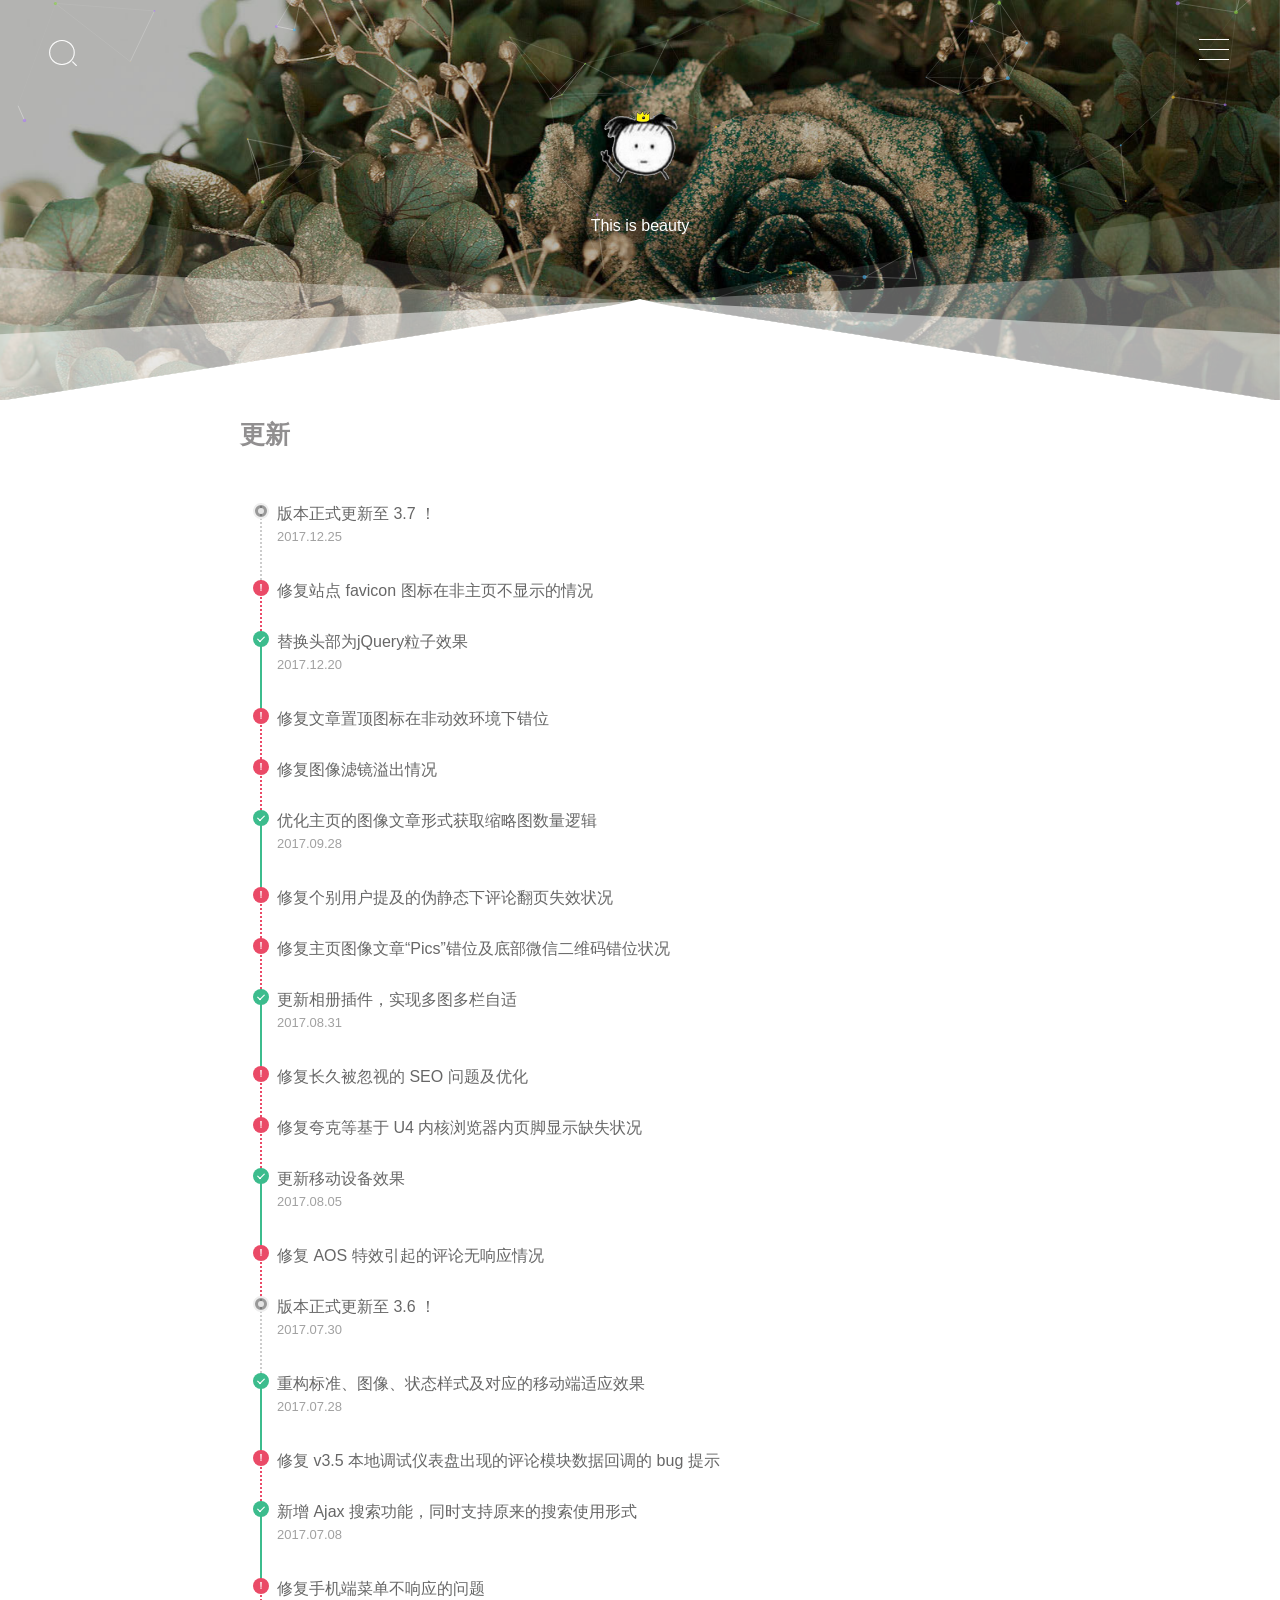
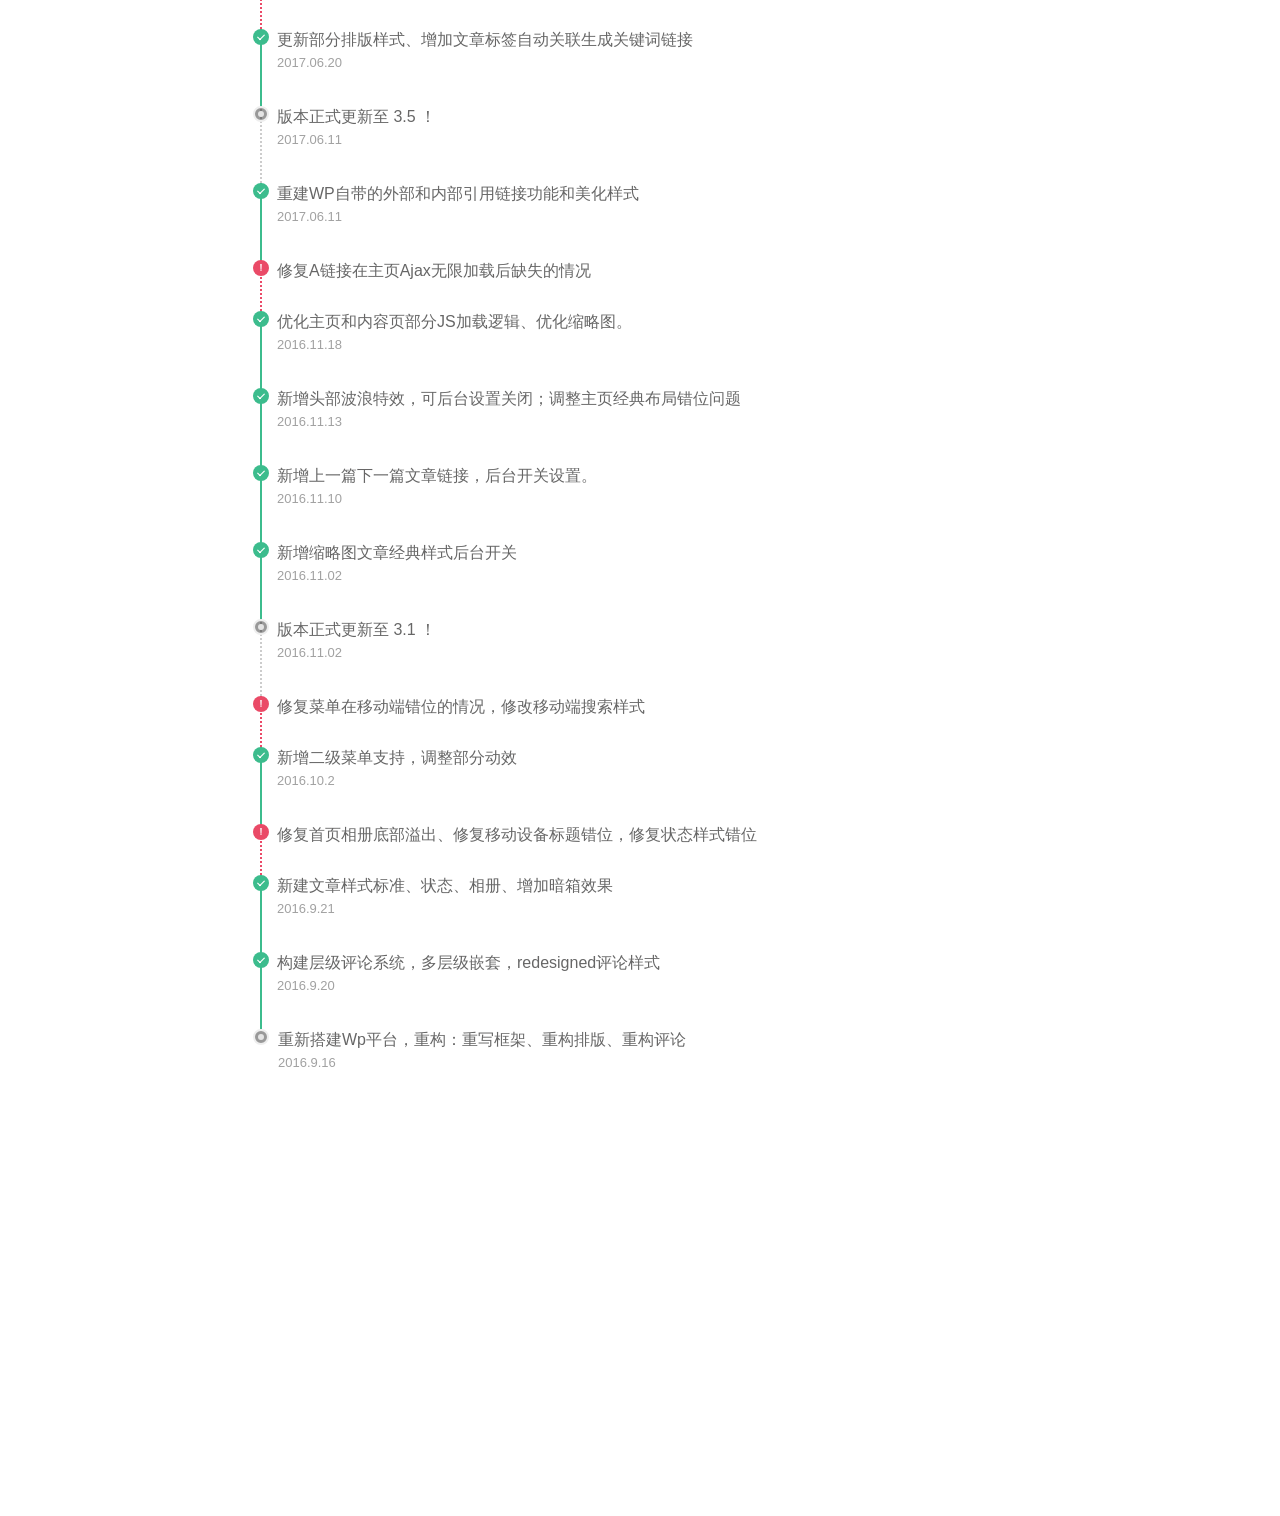
<file: kangBlog/update.html>
<!doctype html>
<html lang="zh">

	<head>
		<meta http-equiv="Content-Type" content="text/html; charset=UTF-8" />
		<meta name="viewport" content="width=device-width, initial-scale=1, maximum-scale=1">
		<title>响应式简单个性个人博客模板</title>
		<meta name="description" content="" />
		<meta name="keywords" content="" />
		<link rel="stylesheet" type="text/css" href="statics/css/index.css" media="all" />
	</head>

	<body class="home blog custom-background round-avatars">
		<div class="Yarn_Background" style="background-image: url( statics/images/47fb3c_.jpg);"></div>
		<form class="js-search search-form search-form--modal" method="get" action="search.html" role="search">
			<div class="search-form__inner">
				<div>
					<div id="search-container" class="ajax_search">
						<form method="get" id="searchform" action="">
							<div class="filter_container"><input type="text" value="" autocomplete="off" placeholder="Type then select or enter" name="s" id="search-input" />
								<ul id="search_filtered" class="search_filtered"></ul>
							</div>
							<input type="submit" name="submit" id="searchsubmit" class="searchsubmit" value="" />
						</form>
					</div>
				</div>
			</div>
		</form>
		<div class="navi" data-aos="fade-down">
			<div class="bt-nav">
				<div class="line line1"></div>
				<div class="line line2"></div>
				<div class="line line3"></div>
			</div>
			<div class="navbar animated fadeInRight">
				<div class="inner">
					<nav id="site-navigation" class="main-navigation">
						<div id="main-menu" class="main-menu-container">
							<div class="menu-menu-container">
								<ul id="primary-menu" class="menu">
									<li id="menu-item-17" class="menu-item menu-item-type-custom menu-item-object-custom current-menu-item current_page_item menu-item-home menu-item-17">
										<a href="index.html">首页</a>
									</li>
									<li id="menu-item-173" class="menu-item menu-item-type-post_type menu-item-object-page menu-item-173">
										<a href="update.html">更新</a>
									</li>
									<li id="menu-item-78" class="menu-item menu-item-type-post_type menu-item-object-page menu-item-78">
										<a href="link.html">链接</a>
									</li>
									<li id="menu-item-252" class="menu-item menu-item-type-post_type menu-item-object-page menu-item-has-children menu-item-252">
										<a href="archives.html">归档</a>
										<ul class="sub-menu">
											<li id="menu-item-165" class="menu-item menu-item-type-taxonomy menu-item-object-category menu-item-165">
												<a href="">theme</a>
											</li>
											<li id="menu-item-163" class="menu-item menu-item-type-taxonomy menu-item-object-category menu-item-163">
												<a href="">Happen</a>
											</li>
											<li id="menu-item-924" class="menu-item menu-item-type-taxonomy menu-item-object-category menu-item-924">
												<a href="">WeWork</a>
											</li>
											<li id="menu-item-164" class="menu-item menu-item-type-taxonomy menu-item-object-category menu-item-164">
												<a href="">WordPress</a>
											</li>
										</ul>
									</li>
									<li id="menu-item-57" class="menu-item menu-item-type-post_type menu-item-object-page menu-item-57">
										<a href="gustbook.html">留言</a>
									</li>
								</ul>
							</div>
						</div>
					</nav>
					<!-- #site-navigation -->
				</div>
			</div>
		</div>
		<div class="hebin" data-aos="fade-down">
			<i class=" js-toggle-search iconfont">&#xe60e;</i>
		</div>
		<header id="masthead" class="overlay animated from-bottom" itemprop="brand">
			<div class="site-branding text-center">
				<a href="">
					<figure>
						<img class="custom-logo avatar" src="statics/images/omikron.png" />
					</figure>
				</a>
				<h3 class="blog-description"><p>This is beauty</p></h3>
			</div>
			<!-- .site-branding -->
			<div class="decor-part">
				<div id="particles-js"></div>
			</div>
			<div class="animation-header">
				<div class="decor-wrapper">
					<svg id="header-decor" class="decor bottom" xmlns="http://www.w3.org/2000/svg" version="1.1" viewBox="0 0 100 100" preserveAspectRatio="none">
						<path class="large left" d="M0 0 L50 50 L0 100" fill="rgba(255,255,255, .1)"></path>
						<path class="large right" d="M100 0 L50 50 L100 100" fill="rgba(255,255,255, .1)"></path>
						<path class="medium left" d="M0 100 L50 50 L0 33.3" fill="rgba(255,255,255, .3)"></path>
						<path class="medium right" d="M100 100 L50 50 L100 33.3" fill="rgba(255,255,255, .3)"></path>
						<path class="small left" d="M0 100 L50 50 L0 66.6" fill="rgba(255,255,255, .5)"></path>
						<path class="small right" d="M100 100 L50 50 L100 66.6" fill="rgba(255,255,255, .5)"></path>
						<path d="M0 99.9 L50 49.9 L100 99.9 L0 99.9" fill="rgba(255,255,255, 1)"></path>
						<path d="M48 52 L50 49 L52 52 L48 52" fill="rgba(255,255,255, 1)"></path>
					</svg>
				</div>
			</div>
		</header>
		<div id="main" class="content">
			<div class="container">
				<style>
					body.custom-background {
						background: #fff
					}
					
					.container {
						padding: 10px 0px;
					}
				</style>
				<section class="post_content">
					<header class="post_header">
						<h1 class="post_title">更新</h1>
					</header>
					<div class="applicant__timeline">
						<ul>
							<li>
								<div>版本正式更新至  3.7 ！<br /><span class="time-ago">2017.12.25</span></div>
							</li>
							<li class="warning">
								<div>修复站点 favicon 图标在非主页不显示的情况</div>
							</li>
							<li class="success">
								<div>替换头部为jQuery粒子效果<br /><span class="time-ago">2017.12.20</span></div>
							</li>
							<li class="warning">
								<div>修复文章置顶图标在非动效环境下错位</div>
							</li>
							<li class="warning">
								<div>修复图像滤镜溢出情况</div>
							</li>
							<li class="success">
								<div>优化主页的图像文章形式获取缩略图数量逻辑<br /><span class="time-ago">2017.09.28</span></div>
							</li>
							<li class="warning">
								<div>修复个别用户提及的伪静态下评论翻页失效状况</div>
							</li>
							<li class="warning">
								<div>修复主页图像文章“Pics”错位及底部微信二维码错位状况</div>
							</li>
							<li class="success">
								<div>更新相册插件，实现多图多栏自适<br /><span class="time-ago">2017.08.31</span></div>
							</li>
							<li class="warning">
								<div>修复长久被忽视的 SEO 问题及优化</div>
							</li>
							<li class="warning">
								<div>修复夸克等基于 U4 内核浏览器内页脚显示缺失状况</div>
							</li>
							<li class="success">
								<div>更新移动设备效果<br /><span class="time-ago">2017.08.05</span></div>
							</li>
							<li class="warning">
								<div>修复 AOS 特效引起的评论无响应情况</div>
							</li>
							<li>
								<div>版本正式更新至  3.6 ！<br /><span class="time-ago">2017.07.30</span></div>
							</li>
							<li class="success">
								<div>重构标准、图像、状态样式及对应的移动端适应效果<br /><span class="time-ago">2017.07.28</span></div>
							</li>
							<li class="warning">
								<div>修复 v3.5 本地调试仪表盘出现的评论模块数据回调的 bug 提示</div>
							</li>
							<li class="success">
								<div>新增 Ajax 搜索功能，同时支持原来的搜索使用形式<br /><span class="time-ago">2017.07.08</span></div>
							</li>
							<li class="warning">
								<div>修复手机端菜单不响应的问题</div>
							</li>
							<li class="success">
								<div>更新部分排版样式、增加文章标签自动关联生成关键词链接<br /><span class="time-ago">2017.06.20</span></div>
							</li>
							<li>
								<div>版本正式更新至  3.5 ！<br /><span class="time-ago">2017.06.11</span></div>
							</li>
							<li class="success">
								<div>重建WP自带的外部和内部引用链接功能和美化样式<br /><span class="time-ago">2017.06.11</span></div>
							</li>
							<li class="warning">
								<div>修复A链接在主页Ajax无限加载后缺失的情况</div>
							</li>
							<li class="success">
								<div>优化主页和内容页部分JS加载逻辑、优化缩略图。<br /><span class="time-ago">2016.11.18</span></div>
							</li>
							<li class="success">
								<div>新增头部波浪特效，可后台设置关闭；调整主页经典布局错位问题<br /><span class="time-ago">2016.11.13</span></div>
							</li>
							<li class="success">
								<div>新增上一篇下一篇文章链接，后台开关设置。<br /><span class="time-ago">2016.11.10</span></div>
							</li>
							<li class="success">
								<div>新增缩略图文章经典样式后台开关<br /><span class="time-ago">2016.11.02</span></div>
							</li>
							<li>
								<div>版本正式更新至  3.1 ！<br /><span class="time-ago">2016.11.02</span></div>
							</li>
							<li class="warning">
								<div>修复菜单在移动端错位的情况，修改移动端搜索样式</div>
							</li>
							<li class="success">
								<div>新增二级菜单支持，调整部分动效<br /><span class="time-ago">2016.10.2</span></div>
							</li>
							<li class="warning">
								<div>修复首页相册底部溢出、修复移动设备标题错位，修复状态样式错位</div>
							</li>
							<li class="success">
								<div>新建文章样式标准、状态、相册、增加暗箱效果<br /><span class="time-ago">2016.9.21</span></div>
							</li>
							<li class="success">
								<div>构建层级评论系统，多层级嵌套，redesigned评论样式<br /><span class="time-ago">2016.9.20</span></div>
							</li>
							<li>
								<div>重新搭建Wp平台，重构：重写框架、重构排版、重构评论<br /><span class="time-ago">2016.9.16</span></div>
							</li>
						</ul>
					</div>
				</section>
			</div>
		</div>

		<footer id="footer" class="overlay animated from-top">
			<div class="decor-wrapper">
				<svg id="footer-decor" class="decor top" xmlns="http://www.w3.org/2000/svg" version="1.1" viewBox="0 0 100 100" preserveAspectRatio="none">
					<path class="large left" d="M0 0 L50 50 L0 100" fill="rgba(255,255,255, .1)"></path>
					<path class="large right" d="M100 0 L50 50 L100 100" fill="rgba(255,255,255, .1)"></path>
					<path class="medium left" d="M0 0 L50 50 L0 66.6" fill="rgba(255,255,255, .3)"></path>
					<path class="medium right" d="M100 0 L50 50 L100 66.6" fill="rgba(255,255,255, .3)"></path>
					<path class="small left" d="M0 0 L50 50 L0 33.3" fill="rgba(255,255,255, .5)"></path>
					<path class="small right" d="M100 0 L50 50 L100 33.3" fill="rgba(255,255,255, .5)"></path>
					<path d="M0 0 L50 50 L100 0 L0 0" fill="rgba(255,255,255, 1)"></path>
					<path d="M48 48 L50 51 L52 48 L48 48" fill="rgba(255,255,255, 1)"></path>
				</svg>
			</div>
			<div class="socialize" data-aos="zoom-in">
				<li>
					<a title="weibo" class="socialicon" href=""><i class="iconfont" aria-hidden="true">&#xe601;</i></a>
				</li>
				<li class="wechat">
					<a class="socialicon"><i class="iconfont">&#xe609;</i></a>
					<div class="wechatimg"><img src="statics/images/49D3746D-7519-B709-83E4-65BD1927C4E7.jpg"></div>
				</li>
				<li>
					<a title="QQ" class="socialicon" href="" target="_blank"><i class="iconfont" aria-hidden="true">&#xe616;</i></a>
				</li>
			</div>
			<div class="cr">
				Copyright&copy;2018. Design by
				<a href="">17sucai</a>
			</div>
			<script type='text/javascript' src='statics/js/jquery.min.js'></script>
			<script type='text/javascript' src='statics/js/plugins.js'></script>
			<script type='text/javascript' src='statics/js/script.js'></script>
			<script type='text/javascript' src='statics/js/particles.js'></script>
			<script type='text/javascript' src='statics/js/aos.js'></script>

	</body>

</html>
</file>
<file: theme/kang/statics/css/index.css>
@charset "UTF-8";
@font-face {
	font-family: hermiticon;
	src: url(fonts/hermiticon.eot?cez6o0);
	src: url(fonts/hermiticon.eot?#iefixcez6o0) format('embedded-opentype'), url(fonts/hermiticon.ttf?cez6o0) format('truetype'), url(fonts/hermiticon.woff?cez6o0) format('woff'), url(fonts/hermiticon.svg?cez6o0#hermiticon) format('svg');
	font-weight: 400;
	font-style: normal
}

.hermit {
	overflow: hidden;
	background: #fff;
	margin-bottom: 20px;
	border: 1px solid #dedede;
	-webkit-user-select: none;
	-moz-user-select: none;
	font: 13px/1.5 calluna-sans, "Helvetica Neue", Helvetica, Hiragino Sans GB, Microsoft JhengHei, WenQuanYi Micro Hei, sans-serif;
	text-indent: 0
}

.hermit,
.hermit * {
	box-sizing: content-box;
	-moz-box-sizing: content-box;
	-webkit-box-sizing: content-box
}

.hermit-clear:after,
.hermit-clear:before {
	display: table;
	content: ""
}

.hermit-clear:after {
	clear: both;
	overflow: hidden
}

.hermit-clear {
	zoom: 1
}

.hermit-detail span {
	-webkit-animation: animFlipFront .4s linear;
	-moz-animation: animFlipFront .4s linear;
	animation: animFlipFront .4s linear
}

.hermit-box {
	padding: 10px 13px;
	height: 70px;
	font-size: 14px;
	line-height: 16px;
	position: relative;
	-webkit-box-shadow: 0 1px 10px rgba(0, 0, 0, .08);
	box-shadow: 0 1px 10px rgba(0, 0, 0, .08)
}

.hermit-cover {
	width: 65px;
	float: left;
	position: relative
}

.hermit-info {
	margin-left: 75px
}

.hermit-title {
	font-size: 15px;
	height: 24px;
	overflow: hidden
}

.hermit-author {
	font-size: 14px;
	color: #999
}

.hermit-author,
.hermit-duration,
.hermit-title {
	line-height: 24px
}

.hermit-controller {
	height: 24px;
	position: relative
}

.hermit-additive {
	text-align: right;
	position: absolute;
	right: 0;
	top: 0;
	width: 130px;
	height: 24px;
	background: #fff
}

.hermit-cover-image {
	width: 65px;
	height: 65px;
	padding: 0!important;
	margin: 0!important;
	border: none!important;
	box-shadow: none
}

.hermit-duration,
.hermit-listbutton,
.hermit-volume {
	display: inline-block
}

.hermit-duration {
	height: 24px
}

.hermit-button,
.hermit-listbutton,
.hermit-volume {
	speak: none;
	cursor: pointer;
	font-family: hermiticon;
	text-transform: none;
	vertical-align: middle;
	-webkit-font-smoothing: antialiased;
	-moz-osx-font-smoothing: grayscale
}

.hermit-listbutton,
.hermit-volume {
	color: #666;
	width: 20px;
	height: 24px;
	line-height: 24px;
	font-size: 17px
}

.hermit-listbutton {
	position: relative
}

.hermit-button {
	text-align: center;
	vertical-align: middle;
	position: absolute;
	width: 28px;
	height: 28px;
	border: 2px solid #fff;
	border-radius: 50%;
	color: #fff;
	left: 50%;
	top: 50%;
	margin-left: -16px;
	margin-top: -16px;
	background: rgba(0, 0, 0, .15);
	text-shadow: 0 1px 1px rgba(0, 0, 0, .2);
	box-shadow: 0 1px 1px rgba(0, 0, 0, .2)
}

.hermit-volume {
	right: 20px
}

.hermit-button:before {
	content: "\e01b";
	font-size: 20px;
	line-height: 28px
}

.hermit-button.playing:before {
	content: "\e018";
	font-size: 18px
}

.hermit-listbutton:before {
	content: "\e20e"
}

.hermit-prevbutton:before {
	content: "\e028"
}

.hermit-nextbutton:before {
	content: "\e027"
}

.hermit-listbutton:after {
	position: absolute;
	content: '';
	right: -2px;
	top: 0;
	width: 4px;
	height: 4px;
	border-radius: 50%;
	background-color: transparent;
	opacity: 0;
	-webkit-transition: opacity .6s;
	-moz-transition: opacity .6s;
	-ms-transition: opacity .6s;
	-o-transition: opacity .6s;
	transition: opacity .6s
}

.hermit-unexpand-1 .hermit-listbutton:after,
.hermit.unexpand .hermit-listbutton:after {
	opacity: 1;
	background-color: #f60001
}

.hermit-unexpand-1.unexpand .hermit-listbutton:after {
	opacity: 0
}

.hermit-volume:before {
	content: "\e033"
}

.hermit-volume.muted:before {
	content: "\e031"
}

.hermit-prosess {
	height: 3px;
	background-color: #ddd;
	cursor: pointer;
	position: relative;
	z-index: 1;
	margin: 10px 0 5px
}

.hermit-loaded {
	position: absolute;
	height: 3px;
	z-index: 5;
	left: 0;
	top: 0;
	background-color: #ccc
}

.hermit-prosess-bar {
	height: 3px;
	width: 0;
	background-color: #5895be;
	position: relative;
	z-index: 10
}

.hermit-prosess-after {
	position: absolute;
	display: block;
	width: 8px;
	height: 8px;
	background-color: #fff;
	border: 1px solid #5895be;
	-webkit-border-radius: 50%;
	-moz-border-radius: 50%;
	-ms-border-radius: 50%;
	-o-border-radius: 50%;
	border-radius: 50%;
	top: 0;
	right: 0;
	margin-top: -4px;
	margin-right: -10px
}

.hermit-list {
	height: auto;
	max-height: 410px;
	overflow-y: auto
}

.hermit-fullheight-1 .hermit-list {
	height: 100%;
	max-height: 100%
}

.hermit-fullheight-1.unexpand .hermit-list,
.hermit-unexpand-1 .hermit-list,
.hermit.unexpand .hermit-list {
	height: 0;
	max-height: 0
}

.hermit-fullheight-1.hermit-unexpand-1.unexpand .hermit-list,
.hermit-unexpand-1.unexpand .hermit-list {
	height: 100%;
	max-height: 100%
}

.hermit-unexpand-1 .hermit-box,
.hermit.unexpand .hermit-box {
	box-shadow: none
}

.hermit-song {
	border-top: 1px solid #e5e5e5;
	cursor: pointer;
	font-size: 15px;
	line-height: 40px;
	height: 40px;
	overflow: hidden;
	-webkit-tap-highlight-color: transparent;
	position: relative
}

.hermit-deactive,
.hermit-deactive .hermit-song-author {
	color: #ccc
}

.hermit-song-index {
	position: absolute;
	left: 0;
	top: 0;
	width: 40px;
	text-align: center;
	color: #999
}

.hermit-song-title {
	display: block;
	margin-left: 40px;
	margin-right: 55px
}

.hermit-song-author {
	color: #777;
	padding-left: 5px
}

.hermit-song-duration {
	position: absolute;
	top: 0;
	right: 15px;
	color: #888;
	font-size: 14px
}

.hermit-song.selected,
.hermit-song:hover {
	background-color: #f8f8f8
}

.hermit-song.selected .hermit-song-index {
	width: 38px;
	text-indent: -999em;
	background-image: url(../images/playing.gif);
	background-position: 50% 50%;
	background-repeat: no-repeat;
	background-size: 16px
}

.hermit-song.selected.paused .hermit-song-index {
	background-image: url(../images/playing.png)
}

.hermit-default .hermit-prosess-after:hover,
.hermit-default .hermit-prosess-bar {
	background-color: #5895be
}

.hermit-default .hermit-prosess-after {
	border-color: #5895be
}

.hermit-blue .hermit-prosess-after:hover,
.hermit-blue .hermit-prosess-bar {
	background-color: #5cb85c
}

.hermit-blue .hermit-prosess-after {
	border-color: #5cb85c
}

.hermit-blue .hermit-song.selected .hermit-song-index {
	background-image: url(../images/playing_blue.gif)
}

.hermit-blue .hermit-song.selected.paused .hermit-song-index {
	background-image: url(../images/playing_blue.png)
}

.hermit-yellow .hermit-prosess-after:hover,
.hermit-yellow .hermit-prosess-bar {
	background-color: #f0ad4e
}

.hermit-yellow .hermit-prosess-after {
	border-color: #f0ad4e
}

.hermit-yellow .hermit-song.selected .hermit-song-index {
	background-image: url(../images/playing_yellow.gif)
}

.hermit-yellow .hermit-song.selected.paused .hermit-song-index {
	background-image: url(../images/playing_yellow.png)
}

.hermit-red .hermit-prosess-after:hover,
.hermit-red .hermit-prosess-bar {
	background-color: #dd4b39
}

.hermit-red .hermit-prosess-after {
	border-color: #dd4b39
}

.hermit-red .hermit-song.selected .hermit-song-index {
	background-image: url(../images/playing_red.gif)
}

.hermit-red .hermit-song.selected.paused .hermit-song-index {
	background-image: url(../images/playing_red.png)
}

.hermit-pink .hermit-prosess-after:hover,
.hermit-pink .hermit-prosess-bar {
	background-color: #f489ad
}

.hermit-pink .hermit-prosess-after {
	border-color: #f489ad
}

.hermit-pink .hermit-song.selected .hermit-song-index {
	background-image: url(../images/playing_pink.gif)
}

.hermit-pink .hermit-song.selected.paused .hermit-song-index {
	background-image: url(../images/playing_pink.png)
}

.hermit-purple .hermit-prosess-after:hover,
.hermit-purple .hermit-prosess-bar {
	background-color: orchid
}

.hermit-purple .hermit-prosess-after {
	border-color: orchid
}

.hermit-purple .hermit-song.selected .hermit-song-index {
	background-image: url(../images/playing_purple.gif)
}

.hermit-purple .hermit-song.selected.paused .hermit-song-index {
	background-image: url(../images/playing_purple.png)
}

.hermit-black.hermit {
	border-color: #ccc
}

.hermit-black.hermit,
.hermit-black.hermit .hermit-additive,
.hermit-black.hermit .hermit-song-duration {
	background: 0 0;
	color: #ccc
}

.hermit-black.hermit .hermit-additive,
.hermit-black.hermit .hermit-listbutton,
.hermit-black.hermit .hermit-volume {
	color: #ccc
}

.hermit-black.hermit .hermit-song {
	border-top-color: #ccc
}

.hermit-black .hermit-box {
	background: 0 0
}

.hermit-black .hermit-button {
	border-color: #fff
}

.hermit-black .hermit-button:before {
	color: #fff
}

.hermit-black .hermit-song.selected,
.hermit-black .hermit-song:hover {
	background: #444;
	background: rgba(51, 51, 51, .3)
}

.hermit-ios .hermit-volume {
	display: none
}

@-ms-viewport {
	width: device-width
}

@viewport {
	width: device-width
}

@media screen and (max-width:768px) {
	.hermit-listbutton {
		font-size: 20px
	}
	.hermit-song {
		height: 44px;
		line-height: 44px
	}
	.hermit-list {
		max-height: 450px
	}
	.hermit-loaded,
	.hermit-prosess,
	.hermit-prosess-bar {
		height: 4px
	}
	.hermit-prosess-after {
		width: 12px;
		height: 12px;
		margin-top: -5px
	}
}

@font-face {
	font-family: 'iconfont';
	src: url(fonts/iconfont.eot);
	src: url(fonts/iconfont.eot?#iefix) format('embedded-opentype'), url(fonts/iconfont.woff) format('woff'), url(fonts/iconfont.ttf) format('truetype'), url(fonts/iconfont.svg#iconfont) format('svg')
}

.iconfont {
	font-family: "iconfont" !important;
	font-size: 16px;
	font-style: normal;
	-webkit-font-smoothing: antialiased;
	-webkit-text-stroke-width: 0.2px;
	-moz-osx-font-smoothing: grayscale
}

 ::-webkit-scrollbar {
	width: 0;
	background: 0 0
}

::-moz-selection {
	background: rgba(204, 204, 204, .18);
	color: #000
}

::selection {
	background: rgba(204, 204, 204, .18);
	color: #000
}

html body {
	_background-attachment: fixed;
}

html {
	width: 100%;
	height: 100%;
	-ms-text-size-adjust: 100%;
	-webkit-text-size-adjust: 100%
}

body {
	width: 100%;
	height: 100%;
	font-family: PingFang SC, "Hiragino Sans GB", "Source Han Sans CN", Roboto, "Microsoft Yahei", sans-serif;
	font-weight: 400;
	font-size: 16px;
	color: rgba(2, 0, 0, .6);
	text-rendering: optimizeLegibility;
	-webkit-font-smoothing: antialiased;
	-moz-osx-font-smoothing: grayscale;
	-moz-font-feature-settings: "liga" on
}

body,
h1,
h2,
h3,
h4,
h5,
h6,
blockquote,
p,
div,
span,
ul,
ol,
li,
form,
input,
textarea,
br,
button {
	margin: 0;
	padding: 0;
	border: 0;
	font-size: 100%
}

*,
*:after,
*:before {
	-webkit-box-sizing: border-box;
	-moz-box-sizing: border-box;
	box-sizing: border-box
}

h1,
h2,
h3,
h4,
h5 {
	margin: 0
}

h1 {
	font-size: 20px;
	line-height: 48px;
	margin-bottom: 24px
}

h1 small {
	font-size: 19px
}

h2 {
	font-size: 18px;
	line-height: 24px;
	margin-top: 24px;
	margin-bottom: 24px
}

h2 small {
	font-size: 17px
}

h3 {
	font-size: 16px;
	line-height: 24px;
	margin-top: 24px;
	margin-bottom: 20px;
}

h3 small {
	font-size: 15px
}

h4,
h5,
h6 {
	line-height: 24px
}

h4 {
	font-size: 14px;
	margin-top: 24px;
	margin-bottom: 16px;
}

h4 small {
	font-size: 13px
}

h5 {
	font-size: 13px;
}

h6 {
	font-size: 12px;
	;
	margin: 0
}

a {
	color: #807f83;
	text-decoration: none
}

a:hover {
	text-decoration: none
}

a:active,
a:hover {
	outline: 0
}

hr {
	max-width: 100%;
	height: 50px;
	background: url(../images/hr.gif) right center no-repeat;
	border: none;
	margin-top: 15px;
	margin-bottom: 15px;
}

blockquote {
	overflow: hidden
}

ul,
ol {
	list-style: none
}

dt {
	font-weight: bold
}

dd {
	margin: 0 1.5em 1.5em
}

img {
	height: auto;
	max-width: 100%
}

figure {
	margin: 0
}

table {
	margin: 0 0 1.5em;
	width: 100%
}

table {
	border-bottom: 1px solid #eee;
	margin: 0 0 25px;
	width: 100%
}

th {
	padding: 1rem .5rem;
	color: #252525;
	font-weight: 700;
	text-transform: uppercase;
	text-align: left
}

td {
	border-top: 1px solid #eee;
	padding: 1rem .5rem
}

ol,
ul {
	list-style: none
}

img {
	max-width: 100%;
	height: auto;
	transition: opacity .2s
}

label {
	font-weight: normal
}

textarea,
input[type='text'],
input[type='url'],
input[type='email'],
input[type='tel'],
input[type='password'],
input[type='search'] {
	border: 0;
	width: 100%
}

textarea:focus,
input[type='text']:focus,
input[type='url']:focus,
input[type='email']:focus,
input[type='tel']:focus,
input[type='password']:focus,
input[type='search']:focus {
	outline: 0
}

textarea {
	height: 12em;
	display: block
}

.clearfix:before,
.clearfix:after {
	content: " ";
	display: table
}

.clearfix:after {
	clear: both
}

.blog-description {
	text-transform: none;
	font-weight: 400;
}

.custom-logo {
	display: inline-block;
	width: 100px
}

.site-branding {
	position: relative;
	display: inline-block;
	z-index: 3;
	padding-top: 110px
}

.Searchmeta,
.page-title {
	text-align: center
}

.navi {
	position: absolute;
	right: 0;
	z-index: 999
}

.navbar {
	float: right;
	margin-top: 40px;
	padding-right: 90px
}

.open .navbar {
	display: none
}

.close .navbar {
	display: block
}

.bt-nav {
	display: block;
	position: absolute;
	z-index: 999;
	top: 2em;
	right: 3em;
	width: 36px;
	height: 36px;
	cursor: pointer
}

.open .bt-nav .line1 {
	top: 17px
}

.open .bt-nav .line3 {
	top: 27px
}

.close .bt-nav .line {
	top: 17px
}

.close .bt-nav .line1 {
	-webkit-transform: rotateZ(45deg)
}

.close .bt-nav .line2 {
	opacity: 0
}

.close .bt-nav .line3 {
	-webkit-transform: rotateZ(-45deg)
}

.bt-nav .line {
	position: absolute;
	top: 7px;
	left: 50%;
	width: 30px;
	margin-left: -15px;
	height: 1px;
	background: rgba(255, 255, 255, 1);
	-webkit-transition: all .3s ease
}

.main-navigation a::after,
.main-navigation a::before {
	display: inline-block;
	opacity: 0;
	-webkit-transition: -webkit-transform .3s, opacity .2s;
	-moz-transition: -moz-transform .3s, opacity .2s;
	transition: transform .3s, opacity .2s
}

.main-navigation a::before {
	margin-right: 5px;
	content: '[';
	-webkit-transform: translateX(20px);
	-moz-transform: translateX(20px);
	transform: translateX(20px)
}

.main-navigation a::after {
	margin-left: 5px;
	content: ']';
	-webkit-transform: translateX(-20px);
	-moz-transform: translateX(-20px);
	transform: translateX(-20px)
}

.main-navigation a:focus::after,
.main-navigation a:focus::before,
.main-navigation a:hover::after,
.main-navigation a:hover::before {
	opacity: 1;
	-webkit-transform: translateX(0);
	-moz-transform: translateX(0);
	transform: translateX(0)
}

.main-navigation ul ul:before {
	z-index: 0;
	content: "";
	position: absolute;
	top: -8px;
	right: 28px;
	border-style: solid;
	border-width: 0 10px 10px 10px;
	border-color: transparent transparent #fff transparent;
	-webkit-transform: rotate(360deg)
}

.main-navigation li {
	color: #fff;
	position: relative
}

.main-navigation a {
	display: block;
	text-decoration: none
}

.main-navigation ul ul {
	position: absolute;
	top: 40px;
	z-index: 999;
	display: none;
	background-color: #fff;
	border-radius: 3px;
}

.main-navigation ul ul ul {
	bottom: 0
}

.main-navigation ul ul li {
	float: none;
	display: block;
	width: 100%
}

.main-navigation ul ul a.focus,
.main-navigation ul ul a:hover {
	color: #666
}

.main-navigation ul li.focus>ul,
.main-navigation ul li:hover>ul {
	right: 0;
	display: block
}

.main-navigation ul ul li.focus>ul,
.main-navigation ul ul li:hover>ul {
	right: 100%;
	display: block
}

.main-navigation.toggled ul,
.menu-toggle {
	display: block
}

.header-menu-button {
	display: none
}

.menu-dropdown {
	position: absolute;
	top: 15px;
	right: 15px;
	z-index: 9;
	display: none;
	margin: 0;
	padding: 10px 14px;
	height: 35px;
	text-align: center;
	font-size: 14px;
	line-height: 15px;
	cursor: pointer
}

.open-page-item>ul.children,
.open-page-item>ul.sub-menu {
	display: block!important
}

.main-navigation ul {
	display: block;
	margin: 0;
	padding-left: 0;
	list-style: none
}

.main-navigation li {
	float: left;
	margin: 0
}

.main-navigation li a {
	color: inherit;
	font-weight: bold;
}

.main-navigation li a span {
	display: none
}

.main-navigation ul ul a {
	color: rgba(2, 0, 0, .6);
	float: none;
	padding: 15px 25px 15px 20px;
	width: 100%;
	min-width: 190px;
	box-shadow: 0 1px 0 rgba(0, 0, 0, .03);
	text-align: left;
	white-space: nowrap
}

.main-navigation ul ul li:hover {
	background-color: rgba(0, 0, 0, .02)
}

.main-navigation {
	padding: 0;
	-webkit-transition: right .4s ease 0s;
	-moz-transition: right .4s ease 0s;
	-ms-transition: right .4s ease 0s;
	-o-transition: right .4s ease 0s;
	transition: right .4s ease 0s
}

#main-menu>div,
#primary-menu {
	float: left
}

.main-navigation li a {
	padding: 0 10px 40px
}

.hebin {
	position: absolute;
	z-index: 998;
	top: 2.5em;
	left: 3em
}

.hebin i {
	font-size: 30px;
	line-height: 30px;
	margin-right: 20px
}

.ajax_search .search_filtered a {
	display: block;
	font-size: 15px;
	color: rgba(2, 0, 0, .6);
	overflow: hidden;
	padding: 10px;
	text-overflow: ellipsis;
	white-space: nowrap
}

.ajax_search .search_filtered {
	background-color: rgba(255, 255, 255, 0.95);
	border-radius: 30px;
	width: 600px;
	left: 0;
	position: absolute;
	text-align: center;
	top: 102%;
	z-index: 200
}

#searchsubmit {
	display: none
}

.ajax_search .search_filtered a:after {
	border-bottom: 1px solid #3ea9be;
	content: "";
	display: block;
	margin: 0.25em auto 0;
	transition: width 250ms ease-in-out 0s;
	width: 0
}

.ajax_search .search_filtered a:hover:after {
	transition: width 100ms ease-in-out 0s;
	width: 50%
}

.ajax_search .search_filtered a:focus {
	border: none;
	font-weight: bold;
	text-decoration: none;
	outline: none
}

.js-toggle-search {
	height: 35px;
	width: 35px;
	color: rgba(255, 255, 255, 1);
	float: left;
	display: inline;
	-webkit-transition: all 500ms ease-in-out;
	transition: all 500ms ease-in-out
}

.js-toggle-search:hover {
	cursor: pointer;
	color: #666
}

.search-form--modal {
	-webkit-transition: visibility 0.25s ease, opacity 0.25s ease;
	-moz-transition: visibility 0.25s ease, opacity 0.25s ease;
	-ms-transition: visibility 0.25s ease, opacity 0.25s ease;
	-o-transition: visibility 0.25s ease, opacity 0.25s ease;
	transition: visibility 0.25s ease, opacity 0.25s ease;
	overflow: hidden;
	z-index: 998;
	position: fixed;
	top: 0;
	right: 0;
	left: 0;
	bottom: 0;
	height: auto;
	background: rgba(0, 0, 0, 0.3);
	visibility: hidden;
	opacity: 0
}

.search-form--modal .search-form__inner {
	max-width: 640px;
	padding: 0 20px;
	margin: 0 auto;
	position: fixed;
	width: 100%;
	left: 0;
	right: 0;
	top: 1.5em;
	bottom: 0
}

.search-form.is-visible {
	visibility: visible;
	opacity: 1
}

.search-form div {
	position: relative
}

.search-form input {
	text-align: center;
	font-family: PingFang SC, "Hiragino Sans GB", "Source Han Sans CN", Roboto, "Microsoft Yahei", sans-serif;
	font-size: 24px;
	font-size: 1.5rem;
	background: rgba(255, 255, 255, 0.6);
	color: #fff;
	padding: 12px 0;
	width: 100%;
	border-radius: 50px;
	-webkit-box-sizing: border-box;
	-moz-box-sizing: border-box;
	box-sizing: border-box
}

.search-form input::-webkit-input-placeholder {
	color: #fff
}

.search-form input:-moz-placeholder {
	color: #fff
}

.search-form input::-moz-placeholder {
	color: #fff
}

.search-form input:-ms-input-placeholder {
	color: #fff
}

input {
	line-height: normal
}

input[type="checkbox"],
input[type="radio"] {
	box-sizing: border-box;
	padding: 0
}

input[type="number"]::-webkit-inner-spin-button,
input[type="number"]::-webkit-outer-spin-button {
	height: auto
}

input[type="search"] {
	-webkit-appearance: textfield;
	-moz-box-sizing: content-box;
	-webkit-box-sizing: content-box;
	box-sizing: content-box
}

input[type="search"]::-webkit-search-cancel-button,
input[type="search"]::-webkit-search-decoration {
	-webkit-appearance: none
}

.Yarn_Background,
.p-header .p-image {
	position: fixed;
	width: 100%;
	height: 100%;
	-moz-background-size: cover;
	-o-background-size: cover;
	-webkit-background-size: cover;
	background-size: cover;
	background-position: top center;
	z-index: -999;
}

#particles-js {
	position: absolute;
	top: -100px;
	width: 100%;
	height: 100%
}

#masthead {
	position: relative;
	z-index: 2;
	display: block;
	color: #fff;
	text-align: center;
	width: 100%;
	height: 400px;
	box-sizing: border-box
}

#main {
	background: #fff;
	position: relative;
	z-index: 2
}

.container {
	position: relative;
	background: #fff;
	padding: 60px 0 20px
}

.decor-wrapper {
	width: 100%;
	height: 50%;
	position: absolute;
	left: 0;
	bottom: 0;
	z-index: 2;
}

#footer .decor-wrapper {
	top: 0
}

.decor {
	position: absolute;
	left: 0;
	width: 100%;
	height: 100%;
	z-index: 2
}

.decor.bottom {
	bottom: -1px
}

.decor.top {
	top: -1px
}

#footer {
	color: #fff
}

#footer {
	padding: 120px 0 60px;
	position: relative;
	width: 100%;
	display: block;
	z-index: 2
}

#footer .container {
	position: relative;
	z-index: 2
}

.sticky {
	width: 50px;
	padding: 5px 0;
	position: absolute;
	right: 20px;
	margin: -5px 0 0 25px;
	text-align: center;
	border-top-left-radius: 3px;
	background: #F4303F;
	z-index: 3
}

.sticky:after {
	height: 0;
	width: 0;
	bottom: -14.5px;
	left: 0;
	border-left: 25px solid #F4303F;
	border-right: 25px solid #F4303F;
	border-bottom: 15px solid transparent
}

.sticky:before {
	height: 0;
	width: 0;
	left: -4.5px;
	top: .1px;
	border-bottom: 6px solid #C02031;
	border-left: 6px solid transparent
}

.sticky:after,
.sticky:before {
	content: "";
	position: absolute
}

.sticky i {
	font-size: 25px;
	color: #B80000;
	text-shadow: 0 1px 0 #DB9C9C;
	text-align: center
}

.posts-list {
	margin: 0;
	padding: 0
}

.posts-list.posts-list--small {
	font-size: 13px;
	font-size: 0.8125rem;
	line-height: 20px
}

.posts-list h2 {
	font-size: 18px;
	font-size: 1.125rem;
	line-height: 24px;
	font-weight: normal;
	margin-bottom: 4px
}

.posts-list a {
	color: inherit
}

.posts-list>li {
	list-style: none;
	position: relative
}

.post-header,
.posts-list>li~li {
	margin-top: 30px;
}

.posts-list>li div {}

.post-layout-list {
	max-width: 800px;
	margin: auto
}

.posts-wrap {
	width: 100%;
	display: inline-block
}

.neirong {
	position: relative;
	width: 50%;
	float: right;
	-ms-word-wrap: break-word;
	word-wrap: break-word
}

.tesetu {
	position: relative;
	margin: 0;
	float: left;
	width: 50%;
	height: 200px;
	overflow: hidden;
	padding-right: 15px;
	padding-left: 15px
}

.mediain {
	height: 200px;
	overflow: hidden;
	border-radius: 6px;
	background: #5B81EC;
}

.mediain a {
	display: block;
	position: relative;
	width: 100%;
	height: 100%;
	background-position: center;
	background-size: cover;
	z-index: 2;
}

.entry-title {
	font-size: 20px;
	color: #918f90;
	margin-top: 0;
	margin-bottom: 10px;
	text-transform: uppercase;
	font-weight: 700
}

.cate-news {
	position: relative;
	font-weight: 400;
	color: #A1A1A1;
	font-size: 12px;
	letter-spacing: 1px!important;
	text-transform: uppercase
}

.entry-content {
	font-size: 16px;
	color: rgba(0, 0, 0, .6);
	line-height: 1.75;
	-webkit-hyphens: auto;
	-moz-hyphens: auto;
	-ms-hyphens: auto;
	hyphens: auto;
	padding-bottom: 1.3rem;
}

.info-post {
	font-size: 12px;
	color: #A1A1A1;
	text-transform: uppercase;
	font-weight: 400;
	margin-bottom: 5px;
}

.status_list_item {
	position: relative;
	width: 100%;
	border-radius: 6px;
	box-shadow: 0 1px 3px rgba(249, 249, 249, 0.08), 0 0 0 1px rgba(26, 53, 71, .04), 0 1px 1px rgba(26, 53, 71, .06)
}

.status_list_item p {
	margin-bottom: 0
}

.section_p {
	line-height: 1.75;
	margin: 20px auto
}

.status_btn {
	width: auto;
	font-size: 20px;
	font-weight: 700;
	display: block;
	position: relative
}

.status_section {
	position: relative;
	z-index: 1
}

.status_user {
	background-size: contain;
	background-color: #fff;
	background-repeat: no-repeat;
	background-position: right center;
	border-radius: 6px;
	padding: 25px 20% 25px 2%;
}

.status_user:after {
	content: "";
	position: absolute;
	width: 100%;
	height: 100%;
	z-index: 0;
	top: 0;
	left: 0;
	background: -webkit-linear-gradient(right, rgba(255, 255, 255, 0) 0%, #fff 20%);
	background: linear-gradient(to left, rgba(255, 255, 255, 0) 0%, #fff 20%)
}

.quote_box {
	max-width: 800px;
	position: relative;
	border: 1px solid #f3f3f3;
	box-shadow: 0 1px 3px rgba(249, 249, 249, 0.08), 0 0 0 1px rgba(26, 53, 71, .04), 0 1px 1px rgba(26, 53, 71, .06);
	border-radius: 6px;
	padding: 2rem 1.3rem 2rem
}

.quote_ttl {
	position: absolute;
	top: -.7em;
	left: 1em;
	background: #FFFFFF;
	box-shadow: 0 1px 3px rgba(249, 249, 249, 0.08), 0 0 0 1px rgba(26, 53, 71, .04), 0 1px 1px rgba(26, 53, 71, .06);
	padding: 0 8px;
	border-radius: 4px;
	font-size: 20px;
	font-weight: bold
}

.quote_center {
	text-align: center;
	line-height: 1.75
}

.quote_center p {
	margin-bottom: 0;
	letter-spacing: 0.68px;
	color: rgba(0, 0, 0, .6);
}

.post {
	position: relative;
	max-width: 800px;
	margin: 0 auto 120px
}

.postnormal.review {
	border-radius: 0 0 6px 6px;
	box-shadow: 0 1px 3px rgba(249, 249, 249, 0.08), 0 0 0 1px rgba(26, 53, 71, .04), 0 1px 1px rgba(26, 53, 71, .06)
}

.postnormal.review .review-item {
	position: relative;
	overflow: visible;
	margin-top: 1.5em;
	border-radius: 6px 6px 0 0;
	min-height: 200px
}

.postnormal.review .post-container {
	margin-top: 0;
	z-index: 2
}

.postnormal .post-container {
	background: white;
	margin-top: 10px;
	padding: 1.3rem 1.3rem 2rem;
	border-radius: 6px;
	overflow: hidden;
}

.postnormal.review .review-item .review-item-wrapper {
	position: relative;
	z-index: 1;
	color: white
}

.row {
	display: -webkit-box;
	display: -ms-flexbox;
	display: flex;
	-ms-flex-wrap: wrap;
	flex-wrap: wrap;
	margin-right: -15px;
	margin-left: -15px
}

.review-item-img {
	position: absolute;
	width: 130px;
	height: 190px;
	top: -50px;
	left: 25px;
	border-radius: 4px;
	box-shadow: 0 10px 20px rgba(0, 0, 0, 0.2);
	background-size: cover;
	background-position: top center
}

.review-item-title {
	font-size: 20px;
	font-weight: 700;
	text-shadow: 0 2px 3px rgba(0, 0, 0, 0.1)
}

.review-item-creator {
	font-size: 1em;
	font-weight: normal;
	padding: 0.5em 0;
}

.review-item-info {
	display: block;
	font-size: 1em;
	opacity: .8
}

.review-bg-wrapper {
	overflow: hidden;
	position: absolute;
	left: 0;
	right: 0;
	top: 0;
	bottom: 0;
	border-radius: 6px 6px 0 0;
	z-index: 0;
}

.bg-blur {
	position: absolute;
	left: 0;
	top: 0;
	width: 100%;
	height: 100%;
	z-index: 0;
	background-size: cover;
	border-radius: 6px;
	-webkit-filter: blur(5px);
	filter: blur(5px);
	-webkit-transform: scale(1.2);
	transform: scale(1.2);
	-o-object-fit: cover;
	object-fit: cover;
	pointer-events: none
}

.bg-blur:after {
	content: "";
	position: absolute;
	width: 100%;
	height: 100%;
	z-index: 1;
	top: 0;
	left: 0;
	background: -webkit-linear-gradient(top, rgba(105, 105, 105, 0.1) 0%, #fff 85%);
	background: linear-gradient(to bottom, rgba(105, 105, 105, 0.1) 0%, #fff 85%)
}

.bg {
	width: 100%;
	height: 100%;
	position: absolute;
	left: 0;
	right: 0;
	top: 0;
	bottom: 0;
	-webkit-filter: blur(5px);
	filter: blur(5px);
	-webkit-transform: scale(1.2);
	transform: scale(1.2);
	-o-object-fit: cover;
	object-fit: cover;
	pointer-events: none;
	z-index: 0
}

.bg:after {
	content: "";
	position: absolute;
	width: 100%;
	height: 100%;
	z-index: 1;
	top: 0;
	left: 0;
	background: -webkit-linear-gradient(right, rgba(255, 255, 255, 0) 0%, rgba(105, 105, 105, 0.1)) 100%);
	background: linear-gradient(to left, rgba(255, 255, 255, 0) 0%, rgba(105, 105, 105, 0.1) 100%)
}

.gaz-btn.primary {
	background: #2E60C4
}

.gaz-btn {
	font-size: .8em;
	font-weight: 700;
	padding: 12px 25px;
	text-transform: uppercase;
	color: white!important;
	border-radius: 30px;
	border: none;
	-webkit-transition: all .2s;
	transition: all .2s;
	display: inline-block
}

.pull-right {
	float: right
}

.flex-xs-middle {
	-ms-flex-item-align: center;
	align-self: center;
	text-shadow: 0 2px 3px rgba(0, 0, 0, 0.1);
}

.col-xs-4 a {
	color: white;
	font-size: .8em;
	font-weight: 700;
	text-transform: uppercase;
	display: inline-flex;
	margin: 0;
	align-items: center;
	justify-content: center;
	position: absolute;
	top: 0;
	right: 0;
	bottom: 0;
	left: 0
}

.col-xs-4 img {
	vertical-align: middle
}

.album-thumb [class*='col-'] {
	background: rgba(0, 0, 0, 0.5);
	box-shadow: 0 5px 10px rgba(0, 0, 0, 0.05)
}

.no-gutter>[class*='col-'] {
	padding-right: 0;
	padding-left: 0
}

.row.content {
	width: 100%;
	position: relative;
	margin: 0 auto
}

.contentext {
	width: 65%;
	color: #fff;
	z-index: 1;
}

.album-thumb-width {
	width: 33%
}

.album-title {
	font-size: 20px;
	font-weight: 700;
	text-shadow: 0 2px 3px rgba(0, 0, 0, 0.1);
}

.album-content {
	width: 90%;
	line-height: 1.75;
	margin-top: -5px;
}

.post-album {
	margin-top: 10px;
	padding: 0 1.3rem 0;
	border-radius: 6px;
	overflow: hidden;
	box-shadow: 0 1px 3px rgba(249, 249, 249, 0.08), 0 0 0 1px rgba(26, 53, 71, .04), 0 1px 1px rgba(26, 53, 71, .06);
}

.post-footer .total-comments-on-post {
	padding: 10px 0
}

.post-title {
	color: #807f83;
	line-height: 1;
	padding-bottom: 12px;
	text-shadow: 0 1px 0 rgba(255, 255, 255, .5);
}

.post-info {
	color: #67666a;
	margin-bottom: 24px
}

.posts-container {
	max-width: 800px;
	font-size: 16px;
	color: rgba(0, 0, 0, .6);
	line-height: 1.75;
	margin: 0 auto
}

.postbody {
	margin-bottom: 40px;
}

.post-body {
	line-height: 1.75;
}

.post-body> :last-child {
	margin-bottom: 0
}

.post-body img {
	max-width: 100%;
	height: auto
}

.post-body p {
	margin: 1em 0
}

.post-body p+h1,
.post-body p+h2,
.post-body p+h3,
.post-body p+h4,
.post-body p+h5,
.post-body p+h6 {
	margin-top: 40px;
	margin-bottom: 30px
}

.post-body h1 {
	font-size: 20px;
	line-height: 40px
}

.post-body h2 {
	font-size: 18px;
	line-height: 37px
}

.post-body h3 {
	font-size: 16px;
	line-height: 34px;
	display: table;
}

.post-body h4 {
	font-size: 14px;
	line-height: 28px
}

.post-body h5,
.post-body h6 {
	text-transform: uppercase
}

.autotag {
	color: #fff;
	word-break: keep-all;
	padding: 2px 8px;
	margin: 0 2px;
	border-radius: 15px;
	background: #BBB
}

.autotag:before {
	margin-right: 2px;
	content: '#'
}

.autotag:after {
	margin-left: 2px;
	content: '#'
}

.post-body ul,
.post-body ol {
	font-size: 15px;
	border: 1px solid #efefef;
	padding: 5px 20px;
	margin: 0 0 30px 0;
	list-style: none;
	border-radius: 3px
}

.post-body ul li,
.post-body ol li {
	font-size: 15px;
	line-height: 1.75;
	padding: 10px 0 10px 25px
}

.post-body ul li:before,
.post-body ol li:before {
	float: left;
	vertical-align: middle;
	margin-right: 10px;
	margin-left: -25px;
	color: #ddd
}

.post-body ul li~li,
.post-body ol li~li {
	border-top: 1px solid #efefef
}

.post-body ul li:before {
	color: #efefef;
	font-size: 11px;
	font-size: 0.6875rem;
	content: "\e60d";
	font-family: iconfont
}

.post-body ol {
	counter-reset: ol-counter
}

.post-body ol li:before {
	content: counter(ol-counter) ".";
	counter-increment: ol-counter
}

.post-body blockquote {
	font-size: 25px;
	line-height: 36px;
	color: #888;
	clear: both;
	position: relative;
	padding: 1em 0;
	margin: 1.62em 0;
	text-align: center
}

.post-body blockquote:after,
.post-body blockquote:before {
	content: '';
	display: block;
	position: absolute;
	width: 38%;
	height: 100%;
	left: 31%;
	top: 0;
	pointer-events: none;
	border-top: 1px solid #efefef;
	border-bottom: 1px solid #efefef
}

.post-body blockquote:after {
	width: 2%;
	left: 49%;
	border-top: .2em solid #efefef;
	border-bottom: .2em solid #efefef
}

.post-body blockquote p {
	margin: 1em 0 0
}

.post-body blockquote p:first-child {
	margin: 0
}

.post-body input[type='password'] {
	background: #FAFAFA;
	height: 50px;
	margin: 20px 0 0;
	border-radius: 3px
}

.post-body input[type='submit'] {
	background: #918F90;
	height: 50px;
	width: 150px;
	margin: 20px 0;
	border-radius: 30px;
	cursor: pointer
}

.format-lede .post-body> :first-child {
	font-weight: bold;
	color: #444
}

.post-share {
	-webkit-transition: opacity 0.25s ease;
	-moz-transition: opacity 0.25s ease;
	-ms-transition: opacity 0.25s ease;
	-o-transition: opacity 0.25s ease;
	transition: opacity 0.25s ease;
	opacity: .5;
	display: inline-block;
	text-align: right
}

@media screen and (max-width:800px) {
	.post-share {
		text-align: center
	}
}

.post-share:hover {
	opacity: 1
}

.meta,
.post-date {
	font-size: 15px;
	color: #A1A1A1;
	text-transform: uppercase;
	margin: 30px 0;
}

.post-date time {
	letter-spacing: 1px
}

.meta a,
.post-date a {
	margin-right: 5px;
	color: #A1A1A1
}

.wrapper {
	max-width: 800px;
	padding: 0;
	margin-left: auto;
	margin-right: auto
}

.split__title {
	float: left;
	text-align: left;
}

.post_content {
	margin: 0 auto;
	line-height: 1.75;
	max-width: 800px;
	position: relative
}

.post_header {
	position: relative
}

h1.post_title {
	color: #918f90;
	font-size: 25px;
	font-weight: 700;
	margin-bottom: 25px;
	text-transform: uppercase
}

#panel {
	display: block
}

.slide {
	background: transparent
}

.btn-slide i {
	margin-right: 5px
}

.btn-slide {
	width: 100px;
	cursor: pointer;
	color: #A1A1A1;
	display: block;
	text-decoration: none;
	float: right;
}

#upTriangleColor {
	display: block;
	background: #fafafa
}

#upTriangleColor path {
	fill: #fff;
	stroke: #fff
}

#dwTriangleColor {
	display: block;
	background: #fff
}

#dwTriangleColor path {
	fill: #fafafa;
	stroke: #fff
}

.blog-card {
	padding-right: 20px;
	margin: 30px 0;
	word-wrap: break-word;
	overflow: hidden;
	max-width: 100%;
	height: 150px;
	border-radius: 4px;
	box-shadow: 0 1px 2px rgba(0, 0, 0, .15), 0 0 1px rgba(0, 0, 0, .15)
}

.blog-card-thumbnail {
	float: left;
	width: 150px;
	height: 150px;
	background: #e4e4e4;
	border-radius: 4px 0 0 4px
}

.blog-card-content {
	margin-left: 170px;
	padding: 10px 0 0 0
}

.blog-card-title {
	color: #918F90;
	margin-bottom: 5px;
	text-transform: uppercase;
	font-weight: 400
}

.blog-card-excerpt {
	background: #fff url(../images/status-line.png) repeat;
	color: rgba(2, 0, 0, .6)
}

.blog-card-date {
	float: right;
	font-size: 13px;
	text-align: right;
	color: #777;
}

.hatenablogcard {
	clear: both;
	width: 100%;
	height: 155px;
	margin: 10px 0;
	max-width: 680px;
	font-family: Helvetica, Arial, sans-serif !important
}

.location {
	margin: 0 auto;
	max-width: 800px;
}

.type i {
	position: absolute;
	border-radius: 50%;
	font-size: 25px;
	text-align: center;
	color: rgba(0, 0, 0, .5);
	width: 50px;
	height: 50px;
	line-height: 50px;
	background: rgba(255, 255, 255, .5);
}

.type i:hover {
	color: rgba(0, 0, 0, .3);
}

.mask {
	cursor: text;
	width: 50px;
	height: 50px;
	background: rgba(240, 240, 240, 1);
	background-size: cover;
	background-position: center;
	position: relative;
	float: left;
	border-radius: 50%;
	margin: 0 10px 0 0
}

h2.archive-title {
	position: relative;
	font-size: 15px;
	font-weight: bold;
	text-transform: uppercase;
	overflow: hidden
}

h2.archive-title span {
	display: inline-block;
	vertical-align: baseline;
	zoom: 1;
	position: relative;
	padding: 0 10px 0 0
}

h2.archive-title span:after {
	content: '';
	display: block;
	width: 800px;
	position: absolute;
	top: .73em;
	border-top: 1px solid #eee
}

h2.archive-title span:after {
	left: 100%
}

.archive-post {
	margin: 0 auto;
	max-width: 800px;
	position: relative
}

.post-time {
	max-width: 50%;
	font-size: 12px;
	font-weight: 400;
	line-height: 28px;
	color: #918f90;
	position: absolute;
	top: 0;
	right: 0;
	background-color: #fff;
	padding-left: 10px
}

.post-category {
	font-size: 12px;
	font-size: 12px;
	margin: -40px 0 0 55px;
	position: relative;
	display: block;
}

.post-category a::after,
.post-category a::before {
	display: inline-block;
	opacity: 1
}

.post-category a::before {
	margin-right: 2px;
	content: '['
}

.post-category a::after {
	margin-left: 2px;
	content: ']'
}

#social-share {
	float: right;
	cursor: pointer
}

#social-share i {
	margin-right: 5px
}

#social {
	display: none
}

#social ul {
	text-align: center;
	margin: 0;
	padding: 0;
	width: 100%;
	height: 60px;
	background-color: #fafafa;
}

#social ul li i {
	font-size: 25px;
	line-height: 63px;
	text-align: center;
	color: #888;
	cursor: pointer
}

#social ul li {
	display: inline-table;
	width: 70px
}

.pagination {
	position: relative;
	display: block;
	text-align: center;
	width: 300px;
	margin: 0 auto
}

.pagination i {
	font-size: 40px
}

#infscr-loading {
	text-align: center;
	padding-top: 120px
}

#pagenavi {
	font-size: 15px;
	font-weight: 700;
	text-align: center;
	color: #4a4a4a;
	list-style: none;
	line-height: 24px
}

.page-numbers {
	display: inline-block;
	padding: 0 8px;
	color: #666
}

.page-numbers.current {
	border-radius: 50%;
	background: #EBEBEB;
	min-width: 30px;
	height: 30px;
	line-height: 30px;
	text-align: center;
	color: #fff;
	font-size: 15px
}

.black {
	font-weight: bolder!important
}

.bold {
	font-weight: bold!important
}

.regular {
	font-weight: normal!important
}

.light {
	font-weight: lighter!important
}

.lighter {
	font-weight: lighter!important
}

.small {
	font-size: 14px;
	line-height: 24px
}

.super {
	font-size: 30px;
	font-weight: 500;
	text-transform: uppercase
}

.super.text-center small {
	display: block;
	line-height: 1.5em
}

.hyper {
	font-size: 72px;
	font-weight: bold;
	text-align: center;
	line-height: 1
}

.red-under {
	border-color: red;
	border-bottom-style: double;
	border-width: 3px;
}

.yellow-under {
	padding-bottom: 2px;
	border-bottom: 1px solid #ffc81f;
}

.marker {
	background-color: #FF9
}

.marker-under {
	background: linear-gradient(transparent 60%, #ff6 60%)
}

.key-word {
	background-color: #f9f9f9;
	background-image: -moz-linear-gradient(center top, #eee, #f9f9f9, #eee);
	border: 1px solid #aaa;
	border-radius: 2px;
	box-shadow: 1px 2px 2px #ddd;
	font-family: inherit;
	font-size: .85em;
	margin: 1px 3px;
	padding: 1px 3px
}

.text-left {
	text-align: left!important
}

.text-right {
	text-align: right!important
}

.text-center {
	text-align: center!important
}

.text-caps {
	text-transform: uppercase!important
}

.text-italic {
	font-style: italic
}

.bordered-top,
.bordered-bottom {
	position: relative
}

.bordered-top:after,
.bordered-bottom:after {
	content: '';
	display: block;
	position: absolute;
	height: 1px;
	width: 80px;
	left: 50%;
	margin-left: -40px
}

.bordered-top:after {
	top: 0
}

.bordered-bottom:after {
	bottom: 0
}

.bordered-top:after,
.bordered-bottom:after {
	background-color: #cbc9cf
}

.mm\+ {
	margin-bottom: 40px !important
}

.m\+ {
	margin: 60px !important
}

.mt\+ {
	margin-top: 60px !important
}

.mr\+ {
	margin-right: 60px !important
}

.mb\+ {
	margin-bottom: 80px !important
}

.ml\+ {
	margin-left: 60px !important
}

.mh\+ {
	margin-right: 60px !important;
	margin-left: 60px !important
}

.mv\+ {
	margin-top: 60px !important;
	margin-bottom: 60px !important
}

.m\+\+ {
	margin: 120px !important
}

.mt\+\+ {
	margin-top: 120px !important
}

.mr\+\+ {
	margin-right: 120px !important
}

.mb\+\+ {
	margin-bottom: 120px !important
}

.mb\+\+\+ {
	margin-bottom: 250px !important
}

.ml\+\+ {
	margin-left: 120px !important
}

.mh\+\+ {
	margin-right: 120px !important;
	margin-left: 120px !important
}

.mv\+\+ {
	margin-top: 120px !important;
	margin-bottom: 120px !important
}

@media screen and (max-width:800px) {
	.palm-m {
		margin: 30px !important
	}
	.palm-mt {
		margin-top: 30px !important
	}
	.palm-mr {
		margin-right: 30px !important
	}
	.palm-mb {
		margin-bottom: 30px !important
	}
	.palm-ml {
		margin-left: 30px !important
	}
	.palm-mh {
		margin-right: 30px !important;
		margin-left: 30px !important
	}
	.palm-mv {
		margin-top: 30px !important;
		margin-bottom: 30px !important
	}
}

.chatbox {
	display: block;
	padding: 10px 0px;
	letter-spacing: 1px
}

.chatbox strong {
	display: none
}

.chat_content .bub {
	display: block;
	max-width: 600px;
	padding: 10px 20px;
	word-wrap: break-word;
}

section.left .bub {
	float: left
}

section.right .bub {
	float: right
}

.chatbox .left .chat-arrow {
	width: 0;
	height: 0;
	display: block;
	float: left;
	margin-top: 5px;
	border-left: 20px solid transparent
}

.chatbox .right .chat-arrow {
	width: 0;
	height: 0;
	display: block;
	float: right;
	margin-top: 5px;
	border-right: 20px solid transparent
}

.chatbox .green .bub {
	border: 2px solid #93D3B6;
	border-radius: 5px;
	color: #fff;
	background: #93D3B6
}

.chatbox .green .chat-arrow {
	border-bottom: 20px solid #93D3B6
}

.chatbox .red .bub {
	border: 2px solid #d57976;
	border-radius: 5px;
	color: #fff;
	background: #d57976
}

.chatbox .red .chat-arrow {
	border-bottom: 20px solid #d57976
}

.left {
	float: left
}

.right {
	float: right
}

.cf:before,
.cf:after {
	content: "";
	display: table
}

.cf:after {
	clear: both
}

.cf {
	zoom: 1
}

.alert {
	font-size: 15px;
	line-height: 24px;
	word-wrap: break-word;
	padding: 11px 20px;
	border-radius: 3px
}

.alert--success {
	background: #d7f1d7;
	color: #578e57
}

.alert--warn {
	background: #ffe88a;
	color: #8e7030
}

.pullquote {
	font-size: 25px;
	line-height: 36px;
	color: #888;
	font-weight: 300;
	position: relative;
	margin: 45px 0 20px 0;
	display: block;
	border-top: 1px solid #efefef;
	border-bottom: 1px solid #efefef;
	padding: 15px 0;
	clear: both;
}

@media screen and (min-width:720px) {
	.pullquote {
		width: 220px;
		float: right;
		margin: 20px -160px 20px 20px
	}
}

.round-avatars .avatar,
.round-avatars .avatar img {
	border-radius: 50%;
}

.avatar,
.avatar img {
	border-radius: 3px
}

.btn,
.wpcf7-submit,
[id="submit"] {
	display: inline-block;
	vertical-align: middle;
	font: inherit;
	text-align: center;
	border: none;
	margin: 0;
	cursor: pointer;
	overflow: visible;
	padding: 11px 23px;
	background-color: #4a8ec2;
	border: 1px solid #4a8ec2;
	border-radius: 3px
}

.btn,
.wpcf7-submit,
[id="submit"],
.btn:hover,
.wpcf7-submit:hover,
[id="submit"]:hover,
.btn:active,
.wpcf7-submit:active,
[id="submit"]:active,
.btn:focus,
.wpcf7-submit:focus,
[id="submit"]:focus {
	text-decoration: none;
	color: #fff
}

.btn::-moz-focus-inner,
.wpcf7-submit::-moz-focus-inner,
[id="submit"]::-moz-focus-inner {
	border: 0;
	padding: 0
}

.btn,
.wpcf7-submit,
[id="submit"] {
	font-weight: bold;
	-webkit-transition: background 0.333s ease, box-shadow .25s ease;
	-moz-transition: background 0.333s ease, box-shadow .25s ease;
	transition: background 0.333s ease, box-shadow .25s ease
}

[id="submit"],
.wpcf7-submit,
.btn--primary,
[id="submit"] {
	font-size: 14px;
	font-size: 0.875rem;
	line-height: 21px;
	color: #fff;
	border: none;
	background: #4f94cb;
	padding: 9px 24px;
	font-weight: bold
}

[id="submit"]:hover,
[id="submit"]:focus,
.wpcf7-submit:hover,
.wpcf7-submit:focus,
.btn--primary:hover,
[id="submit"]:hover,
.btn--primary:focus,
[id="submit"]:focus {
	box-shadow: inset 0 -8em 0 rgba(255, 255, 255, 0.2);
	color: #fff;
	outline: none
}

[id="submit"]:active,
.wpcf7-submit:active,
.btn--primary:active,
[id="submit"]:active {
	color: #fff;
	box-shadow: inset 0 -8em 0 rgba(0, 0, 0, 0.15);
	outline: none
}

#comments-list-title {
	max-width: 800px;
	margin: 20px 0;
	font-size: 20px;
	font-weight: 700;
	color: #918f90
}

.comments-main {
	max-width: 800px;
	margin: 0 auto;
}

form#commentform {
	outline: 0
}

nav#comments-navi {
	clear: both;
	text-align: right;
	max-width: 800px;
	color: #9A9A9A;
	padding-top: 20px;
}

.comments {
	clear: both;
	overflow: hidden;
	width: 100%;
	list-style: none;
	background: #fafafa;
	padding: 40px 0;
}

.comments .commentwrap {
	max-width: 800px;
	margin: 0 auto;
	padding: 0
}

.comments .commentwrap hr {
	height: 0;
	width: 100%;
	background: #eee;
	border: 0;
	margin: 40px 0
}

.comments .comments-hidden {
	display: none;
	cursor: pointer
}

.comments .comments-main {
	overflow: hidden;
	-webkit-transition: height 0s ease-out;
	-moz-transition: height 0s ease-out;
	transition: height 0s ease-out
}

.comnav {
	width: 100%;
	margin: 0 auto
}

.comnav a {
	padding: 10px;
	color: #7B7B7B;
	margin-bottom: 20px
}

.comment {
	margin: 0;
	padding: 0;
	list-style: none;
}

.comment .contents {
	width: 100%;
	float: left
}

.comment .body {
	font-size: 15px;
	line-height: 24px
}

.comment .body>:last-child {
	margin-bottom: 0
}

.comment .profile {
	float: left;
	position: relative;
	top: 20px;
	z-index: 3;
}

.comment .profile img {
	background-color: #eee;
	width: 50px;
	height: 50px;
	border-radius: 50%;
	padding: 2px;
}

.comment .main {
	float: right;
	width: 92%;
	border-bottom: 1px solid #eee;
	padding: 20px 0;
	position: relative;
	z-index: 2
}

.comment .commeta {
	font-size: 15px;
	overflow: hidden;
}

.comment .comment-reply-link {
	font-size: 13px;
	display: inline-block;
	text-transform: uppercase;
	color: #A1A1A1
}

.comment .comment-reply-link:hover {
	color: #606576
}

.comment .info {
	letter-spacing: 0.6px;
	font-size: 13px;
	color: #A1A1A1
}

.comment .info span {
	margin-right: 10px
}

.comment .shang {
	float: left;
}

.comment .xia {
	float: none;
}

.comment .children p {
	margin-bottom: 0px;
	line-height: 24px;
}

.comment h4 {
	font-family: "PingFang SC", "Microsoft YaHei", Arial, Helvetica, "WenQuanYi Micro Hei", "tohoma,sans-serif";
	font-weight: 400;
	margin: 0;
	text-transform: none;
	line-height: 24px;
}

.comment h4 img {
	display: none;
	border-radius: 3px;
	margin-right: 15px;
	vertical-align: -4px
}

.comment h4 a {
	font-weight: 700;
	color: #918f90;
	vertical-align: middle;
	font-size: 15px
}

.comment .children .profile {
	float: left;
	left: 10px;
	position: relative;
}

.comment .children .profile img {
	width: 30px;
	height: 30px;
	padding: 3px;
	background: #eee;
}

.comment .children .main {
	width: 92%
}

.comment .children .main:after {
	content: "";
	width: 1px;
	height: 100%;
	background: #EEE;
	left: -40px;
	top: -60px;
	position: absolute
}

.comment .children a.name {
	font-family: "PingFang SC", "Microsoft YaHei", Arial, Helvetica, "WenQuanYi Micro Hei", "tohoma,sans-serif";
	font-weight: bold;
	color: #918f90;
}

.comment-respond {
	width: 100%;
	max-width: 800px;
	margin: 0 auto;
	padding: 0
}

.comment-respond .logged-in-as {
	margin-bottom: 0
}

.comment-respond #cancel-comment-reply-link {
	position: relative;
	float: right;
	z-index: 2;
	top: 20px;
	right: 25px;
}

.comment-respond input,
.comment-respond textarea {
	font-family: PingFang SC, "Hiragino Sans GB", "Source Han Sans CN", Roboto, "Microsoft Yahei", sans-serif;
	float: left;
	font-size: 14px;
	width: 29%;
	margin: 0;
	padding: 24px;
	color: #535a63;
	border-radius: 4px;
	background-color: #eee
}

.author-info input {
	margin: 0;
	margin-right: 20px;
	position: relative;
	left: 8%;
}

.comment-respond input:last-of-type {
	border: 0
}

@media (max-width:800px) {
	.comments-main {
		padding: 0 10px;
		font-size: 16px;
	}
	.comment .profile,
	.comment .children .profile,
	.comment .profile img,
	.comment .children .profile img {
		left: 0;
		top: 25px;
		width: 40px;
		height: 40px
	}
	.comment .main,
	.comment .children .main {
		width: 85%;
	}
	.comment-respond input {
		width: 100%;
		border-right: 0;
		margin-bottom: 15px
	}
	.author-info input {
		left: 0;
		margin-right: 0
	}
}

.comment-respond textarea {
	display: block;
	line-height: 1.75;
	float: left;
	width: 79%;
	height: 70px;
	color: #535a63;
	resize: vertical;
}

.comment-respond .form-submit {
	clear: both;
	display: block;
	overflow: hidden;
	margin-bottom: 40px;
	padding: 0
}

.comment-respond input[type=submit] {
	width: 84px;
	float: right;
	height: 70px;
	line-height: 20px;
	padding: 0;
	text-transform: uppercase;
	color: #888;
	background: #eee;
	border-radius: 4px
}

.comment-respond input[type=submit]:hover {
	background: rgba(0, 0, 0, 0.6);
	color: #fff
}

.comment-respond input:active,
.comment-respond input:focus,
.comment-respond textarea:active,
.comment-respond textarea:focus {
	outline: 0
}

.comment-respond input::-webkit-input-placeholder,
.comment-respond textarea::-webkit-input-placeholder {
	color: #535a63
}

.comment-respond input:-moz-placeholder,
.comment-respond textarea:-moz-placeholder {
	opacity: 1;
	color: #535a63
}

.comment-respond input::-moz-placeholder,
.comment-respond textarea::-moz-placeholder {
	opacity: 1;
	color: #535a63
}

.comment-respond input:-ms-input-placeholder,
.comment-respond textarea:-ms-input-placeholder {
	color: #535a63
}

.comment-respond .logged-in-as,
.notification {
	padding: 19px 32px 17px;
	border-radius: 3px;
	background: #FFF;
	color: #6F6F6F;
	font-family: microsoft yahei;
	clear: both
}

.comment-respond .logged-in-as i,
.notification i {
	margin-right: 10px
}

.comment-respond .logged-in-as a {
	color: #454545
}

.commentclosed {
	background: #fafafa;
	font-weight: bold;
	text-align: center;
	padding: 35px 0 0px;
}

.notification a {
	color: #B3B3B3
}

.notification span {
	font-size: 13px
}

.headertop {
	position: relative;
	overflow: hidden
}

.real-time-gravatar {
	display: inline-block;
	position: relative;
	z-index: 3;
	width: 8%;
	float: left
}

.real-time-gravatar img {
	margin: 8px 0 0 0;
	width: 50px;
	height: 50px;
	border: 1px solid #eee;
	border-radius: 50%
}

.row-icon {
	display: block;
	position: relative;
}

.row-icon:before {
	content: "";
	border-width: 10px 10px 10px 0;
	border-style: solid;
	border-color: transparent #eee;
	position: absolute;
	top: 20px;
	left: 55px;
}

.author-info,
.comment-form-info {
	clear: both;
	padding: 20px 0;
}

.checkin {
	display: inline-block;
	font-family: "Microsoft YaHei", Arial, Helvetica, sans-serif;
	font-size: 15px;
	margin: 2% 8% 0;
	font-weight: bold;
}

.welcome {
	position: relative;
	display: inline-block;
	margin: 2% 8% 0;
}

.welcome span {
	font-weight: 700;
	color: #9499a8;
	cursor: pointer
}

@media (max-width:800px) {
	.real-time-gravatar,
	.row-icon {
		display: none
	}
	.welcome {
		margin: 2% 0% 0 0;
		left: 0;
		padding-bottom: 10px
	}
	.comment-respond textarea {
		width: 100%;
		margin-top: 0;
	}
	.comment-respond input[type=submit] {
		width: 100%;
		margin-top: 20px;
	}
	#comments-navi,
	h3#comments-list-title {
		text-align: center;
	}
	.comment .children .main:after {
		display: none
	}
	.checkin {
		margin: 5% 8% 0 0;
	}
	.split__title,
	#social-share,
	.btn-slide {
		display: block;
		width: inherit;
		text-align: center;
		margin-bottom: 12px;
		float: none;
	}
}

.comment-awaiting-moderation {
	color: burlywood;
	font-size: 15px;
}

.socialize {
	width: 100%;
	margin: 60px 0;
	position: relative;
	z-index: 2;
	text-align: center;
}

.socialize li {
	display: inline-block;
}

.socialicon {
	width: 72px;
	height: 72px;
	text-align: center;
	margin: 0 5px;
	color: rgba(255, 255, 255, 0.5);
	display: inline-block;
	-webkit-border-radius: 50%;
	-moz-border-radius: 50%;
	border-radius: 50%
}

.socialicon i {
	font-size: 60px;
}

.wechat {
	position: relative
}

.wechatimg {
	position: absolute;
	z-index: 999;
	visibility: hidden;
	width: 121px;
	height: 121px;
	padding: 10px;
	background: #fff;
	bottom: 100px;
	left: -18px;
	-webkit-transform: translate3d(0, 50px, 0);
	transform: translate3d(0, 50px, 0);
	transition: .7s all ease;
	-webkit-transition: .7s all ease;
	-moz-transition: .7s all linear;
	-o-transition: .7s all ease;
	-ms-transition: .7s all ease;
	opacity: 0
}

.wechat:hover .wechatimg {
	-webkit-transform: translate3d(0, 10px, 0);
	transform: translate3d(0, 10px, 0);
	opacity: 1;
	visibility: visible
}

.wechatimg:after {
	content: "";
	display: block;
	border-width: 10px 10px 0;
	border-style: solid;
	border-color: #fff transparent transparent;
	margin-left: -10px;
	position: absolute;
	bottom: -10px;
	left: 50%
}

.cr {
	text-transform: none;
	text-align: center;
	position: relative;
	z-index: 2;
}

.cr a {
	color: #fff
}

.totop {
	display: block;
	padding: 10px;
	text-align: center;
	cursor: pointer;
	background: rgba(255, 255, 255, .5);
	color: #fff;
	width: 44px;
	height: 44px;
	border-radius: 50%;
	margin: 60px auto;
	position: relative;
	z-index: 999;
}

.totop i {
	font-size: 25px;
	line-height: 25px;
}

.site-footer {
	position: relative;
	padding: 40px 0;
	background: #f5f5f5
}

.site-info {
	font-size: 13px;
	font-weight: 700
}

.site-info a {
	color: #666
}

.rule {
	display: block;
	border: none;
	border-top: 1px solid #eee
}

.layout {
	list-style: none;
	margin: 0;
	padding: 0
}

.layout__item {
	display: inline-block;
	vertical-align: top;
	width: 100%
}

.media {
	float: left;
	display: inline-block;
	position: relative;
	width: 50%;
	padding: 15px 0
}

.media__img {
	float: left;
	margin: 0 15px
}

.media__img>img {
	display: block
}

.media__body {
	font-size: 15px;
	text-align: center;
	overflow: hidden;
	display: block;
	background: #918f90;
	padding: 15px 15px;
	height: 50px;
	border-radius: 25px;
	color: #fff
}

.media__body,
.media__body>:last-child {
	margin-bottom: 0
}

.list-bare {
	margin: 0;
	padding: 0;
	list-style: none
}

.list-inline {
	margin: 0;
	padding: 0;
	list-style: none
}

.list-inline>li {
	display: inline-block
}

.fat-footer {
	position: relative;
	background-color: rgba(105, 105, 105, 0.3);
	padding: 40px 0
}

.fat-footer__social a i {
	font-size: 50px;
	color: #918f90;
	margin: 0 5px
}

.fat-footer__social {
	display: inline-block;
	float: right;
	width: 50%;
	text-align: right;
	padding: 10px 0
}

.fadeInRight {
	-webkit-animation-name: fadeInRight;
	animation-name: fadeInRight
}

.masthead-wave {
	position: absolute;
	z-index: 999;
	bottom: -15px;
	left: 0;
	right: 0;
	width: 100%;
	height: 85px;
	-webkit-transition: all .2s linear;
	transition: all .2s linear;
	-webkit-animation: wave 15s linear infinite;
	animation: wave 15s linear infinite;
	-webkit-animation: wave 15s linear infinite;
	animation: wave 15s linear infinite;
	background: url(../images/wave.png)
}

.animated {
	animation-duration: 0.3s;
	animation-fill-mode: both
}

.animated .small,
.animated .medium,
.animated .large {
	opacity: 0;
	-webkit-transition-property: all;
	-moz-transition-property: all;
	-o-transition-property: all;
	-ms-transition-property: all;
	transition-property: all
}

.animated .large {
	-webkit-transition-delay: 1s;
	-moz-transition-delay: 1s;
	-o-transition-delay: 1s;
	-ms-transition-delay: 1s;
	transition-delay: 1s;
	-webkit-transition-duration: 1s;
	-moz-transition-duration: 1s;
	-o-transition-duration: 1s;
	-ms-transition-duration: 1s;
	transition-duration: 1s
}

.animated .medium {
	-webkit-transition-delay: 1.35s;
	-moz-transition-delay: 1.35s;
	-o-transition-delay: 1.35s;
	-ms-transition-delay: 1.35s;
	transition-delay: 1.35s;
	-webkit-transition-duration: .75s;
	-moz-transition-duration: .75s;
	-o-transition-duration: .75s;
	-ms-transition-duration: .75s;
	transition-duration: .75s
}

.animated .small {
	-webkit-transition-delay: 1.5s;
	-moz-transition-delay: 1.5s;
	-o-transition-delay: 1.5s;
	-ms-transition-delay: 1.5s;
	transition-delay: 1.5s;
	-webkit-transition-duration: .5s;
	-moz-transition-duration: .5s;
	-o-transition-duration: .5s;
	-ms-transition-duration: .5s;
	transition-duration: .5s
}

.animated.from-bottom .small,
.animated.from-bottom .medium,
.animated.from-bottom .large {
	opacity: 1;
	-webkit-transform: translateY(100%);
	-moz-transform: translateY(100%);
	-o-transform: translateY(100%);
	-ms-transform: translateY(100%);
	transform: translateY(100%)
}

.animated.from-top .small,
.animated.from-top .medium,
.animated.from-top .large {
	opacity: 1;
	-webkit-transform: translateY(-100%);
	-moz-transform: translateY(-100%);
	-o-transform: translateY(-100%);
	-ms-transform: translateY(-100%);
	transform: translateY(-100%)
}

.animated.animation-on .small,
.animated.animation-on .medium,
.animated.animation-on .large {
	-webkit-transform: translateY(0%);
	-moz-transform: translateY(0%);
	-o-transform: translateY(0%);
	-ms-transform: translateY(0%);
	transform: translateY(0%)
}

@-webkit-keyframes wave {
	from {
		background-position: 0 0
	}
	to {
		background-position: 1263px 0
	}
}

@keyframes wave {
	from {
		background-position: 0 0
	}
	to {
		background-position: 1263px 0
	}
}

@-webkit-keyframes fadeInRight {
	0% {
		opacity: 0;
		-webkit-transform: translate3d(100%, 0, 0);
		transform: translate3d(100%, 0, 0)
	}
	100% {
		opacity: 1;
		transform: none
	}
}

@keyframes fadeInRight {
	0% {
		opacity: 0;
		-webkit-transform: translate3d(100%, 0, 0);
		transform: translate3d(100%, 0, 0)
	}
	100% {
		opacity: 1;
		-webkit-transform: none;
		transform: none
	}
}

#post-404 {
	margin: 0 auto;
	max-width: 800px;
	padding: 0 20px;
	text-align: center;
}

#post-404 img {
	margin-bottom: 20px;
}

.hermit {
	border: none;
	-webkit-box-shadow: 0 1px 2px 0 rgba(0, 0, 0, .15);
	-moz-box-shadow: 0 1px 2px 0 rgba(0, 0, 0, .15);
	box-shadow: 0 1px 2px 0 rgba(0, 0, 0, .15);
}

.hermit-unexpand-1.unexpand .hermit-list {
	height: auto;
}

#edita {
	display: inline-block;
	background: #eee;
	position: relative;
	left: 60px;
	font-size: 15px;
	padding: 8px;
	margin-top: 20px;
	border-radius: 5px;
	z-index: 3
}

#edita:before {
	position: absolute;
	left: -40px;
	top: 14px;
	content: " ";
	border-radius: 500%;
	background: #03D374;
	height: 9px;
	width: 9px;
	transition: all .5s ease-in-out
}

#error,
#loading {
	background: url(../images/ajax-loader.gif) 50% 50% no-repeat;
	position: absolute;
	padding: 25px 0;
	left: 0;
	right: 0;
	width: 100%;
	height: 70px;
	text-align: center
}

#error {
	background: rgba(250, 250, 250, 0.5);
	color: rgb(255, 132, 132);
}

#loading-comments {
	display: none;
	max-width: 800px;
	margin: 0 auto;
	height: 40px
}

.host {
	position: relative;
	top: 0;
	right: 0;
	width: 50px;
	height: 50px;
	margin: 40px auto
}

.loading {
	width: 10px;
	height: 10px;
	background: #FFF;
	border-radius: 100%;
	float: left;
	margin-right: 5px
}

.loading-0 {
	-webkit-animation: bounce 1s infinite;
	-webkit-animation-delay: .1s;
	background: #009dc6
}

.loading-1 {
	-webkit-animation: bounce 1s infinite;
	-webkit-animation-delay: .3s;
	background: #e8b440
}

.loading-2 {
	-webkit-animation: bounce 1s infinite ease;
	-webkit-animation-delay: .5s;
	background: #b62327
}

@-webkit-keyframes bounce {
	0%,
	100% {
		opacity: 1
	}
	60% {
		opacity: 0
	}
}

#NextPrevPosts {
	white-space: nowrap;
	color: #918f90
}

#NextPrevPosts .arrow {
	padding: 20px 10px;
	width: 70px;
	height: 100px;
	background: #fff;
	display: inline-block;
	z-index: 1003
}

#NextPrevPosts .arrow i {
	font-size: 50px
}

#NextPrevPosts .prev .arrow {
	float: left
}

#NextPrevPosts .next .arrow {
	float: right
}

#NextPrevPosts .next svg,
#NextPrevPosts .prev svg {
	width: 25px;
	height: 60px
}

#NextPrevPosts .next,
#NextPrevPosts .prev {
	position: fixed;
	top: 50%;
	margin-top: -50px;
	padding: 0;
	height: 100px;
	background: #fff;
	width: 70px;
	overflow: hidden;
	-webkit-transition: all .3s ease;
	-moz-transition: all .3s ease;
	-ms-transition: all .3s ease;
	-o-transition: all .3s ease;
	transition: all .3s ease;
	white-space: nowrap!important;
	z-index: 909
}

#NextPrevPosts .prev {
	left: 0!important;
	box-shadow: 0 0 5px 0 rgba(50, 50, 50, .1);
	text-align: left!important;
	height: 100px;
	max-height: 100px
}

#NextPrevPosts .next {
	right: 0!important;
	box-shadow: 0 0 5px 0 rgba(50, 50, 50, .1);
	text-align: right!important;
	height: 100px;
	max-height: 100px
}

#NextPrevPosts .preview {
	height: 100px;
	width: 370px;
	display: inline-block;
	z-index: -1;
	position: absolute;
	top: 0
}

#NextPrevPosts .preview:after {
	content: '';
	display: block;
	clear: both
}

#NextPrevPosts .next .preview {
	float: right;
	right: 70px
}

#NextPrevPosts .prev .preview {
	float: left;
	left: 70px
}

#NextPrevPosts .preview .featuredImg {
	width: 100px;
	height: 100px;
	background: center center no-repeat;
	background-size: cover!important;
	z-index: 1002;
	top: 0
}

#NextPrevPosts .next .preview .featuredImg {
	float: right!important
}

#NextPrevPosts .prev .preview .featuredImg {
	float: left!important
}

#NextPrevPosts .preview .preview-content {
	width: 270px;
	height: 100px;
	display: table;
	vertical-align: middle;
	position: absolute;
	white-space: normal!important;
	z-index: 999;
	top: 0;
	zoom: 1;
	opacity: .3
}

#NextPrevPosts .next .preview .preview-content {
	right: 100px;
	float: right
}

#NextPrevPosts .prev .preview .preview-content {
	left: 100px;
	float: left
}

#NextPrevPosts .preview .preview-content span,
#NextPrevPosts .preview .preview-content p {
	margin: 0;
	padding: 0
}

#NextPrevPosts .preview .preview-content span {
	display: table-cell;
	vertical-align: middle;
	margin: auto;
	padding: 20px;
	text-align: center;
	line-height: 1.5;
	font-size: 18px;
	text-transform: capitalize;
	color: #918f90
}

#NextPrevPosts .prev .preview .featuredImg {
	margin-left: -100px
}

#NextPrevPosts .prev .preview .preview-content {
	margin-left: -370px
}

#NextPrevPosts .next .preview .featuredImg {
	margin-right: -100px
}

#NextPrevPosts .next .preview .preview-content {
	margin-right: -370px
}

#NextPrevPosts .next .preview .featuredImg,
#NextPrevPosts .next .preview .preview-content,
#NextPrevPosts .prev .preview .featuredImg,
#NextPrevPosts .prev .preview .preview-content {
	-webkit-transition: all .3s ease;
	-moz-transition: all .3s ease;
	-ms-transition: all .3s ease;
	-o-transition: all .3s ease;
	transition: all .3s ease
}

#NextPrevPosts .next:hover,
#NextPrevPosts .prev:hover {
	width: 440px
}

#NextPrevPosts .next:active .preview .featuredImg,
#NextPrevPosts .next:active .preview .preview-content,
#NextPrevPosts .next:focus .preview .featuredImg,
#NextPrevPosts .next:focus .preview .preview-content,
#NextPrevPosts .next:hover .preview .featuredImg,
#NextPrevPosts .next:hover .preview .preview-content,
#NextPrevPosts .prev:active .preview .featuredImg,
#NextPrevPosts .prev:active .preview .preview-content,
#NextPrevPosts .prev:focus .preview .featuredImg,
#NextPrevPosts .prev:focus .preview .preview-content,
#NextPrevPosts .prev:hover .preview .featuredImg,
#NextPrevPosts .prev:hover .preview .preview-content {
	margin-left: 0;
	margin-right: 0;
	zoom: 1;
	opacity: 1
}

.applicant__timeline {
	display: block;
	padding: 10px
}

.applicant__timeline ul {
	padding: 10px 0 0 10px;
	list-style: none
}

.applicant__timeline ul li {
	position: relative;
	padding: 0 0 30px 15px;
	border-left: 2px dotted #ccc;
	line-height: 21px
}

.applicant__timeline ul li:before {
	box-sizing: border-box;
	position: absolute;
	top: 0;
	left: -9px;
	display: inline-block;
	width: 16px;
	height: 16px;
	content: '';
	color: #fff;
	font-family: iconfont;
	font-size: 8px;
	line-height: 13px;
	text-align: center;
	background-color: rgba(0, 0, 0, .4);
	border: 2px solid #eee;
	border-radius: 10px
}

.applicant__timeline ul li:after {
	content: '';
	box-sizing: border-box;
	position: absolute;
	top: 5px;
	left: -4px;
	display: inline-block;
	width: 6px;
	height: 6px;
	text-align: center;
	background-color: #e4e4e4;
	border-radius: 10px
}

.applicant__timeline ul li:last-child {
	padding-left: 18px;
	border-left: 0
}

.applicant__timeline ul li:last-child:before {
	left: -7px
}

.applicant__timeline ul li:last-child:after {
	left: -2px
}

.applicant__timeline ul li.success:after,
.applicant__timeline ul li.warning:after {
	background-color: transparent
}

.applicant__timeline ul li.success {
	border-color: #3cbc8d;
	border-left-style: solid
}

.applicant__timeline ul li.success:before {
	content: '\e626';
	background-color: #3cbc8d;
	border-color: transparent
}

.applicant__timeline ul li.warning {
	border-color: #EA4A67;
	border-left-style: dotted
}

.applicant__timeline ul li.warning:before {
	content: '\e627';
	background-color: #EA4A67;
	border-color: transparent
}

.applicant__timeline ul li>div .message {
	display: inline-block;
	margin-top: 10px;
	padding: 5px;
	background-color: #fff;
	border-radius: 2px;
	border: 1px solid #d8d8d8
}

.time-ago {
	font-size: 13px;
	color: #A1A1A1;
	line-height: 2
}

.colorTip {
	display: none;
	position: absolute;
	left: 50%;
	bottom: 60px;
	background-color: #FFF;
	font-size: 13px;
	font-style: normal;
	line-height: 1;
	text-decoration: none;
	text-align: center;
	white-space: nowrap;
	-webkit-border-radius: 3px;
	-moz-border-radius: 3px;
	border-radius: 3px;
	padding: 6px
}

.pointyTip,
.pointyTipShadow {
	border: 6px dashed transparent;
	border-top-style: solid;
	bottom: -12px;
	height: 0;
	left: 50%;
	margin-left: -6px;
	position: absolute;
	width: 0;
	overflow: hidden
}

.pointyTipShadow {
	bottom: -14px;
	margin-left: -7px;
	border-width: 7px
}

.colorTipContainer {
	position: relative;
	text-decoration: none!important
}

.red .pointyTip {
	border-top-color: #E84A5F
}

.red .pointyTipShadow {
	border-top-color: #E84A5F
}

.red .colorTip {
	background-color: #E84A5F;
	opacity: .8;
	color: #fff
}

.catalog-title {
	font-size: 24px;
	color: #000;
	font-weight: 700
}

.catalog-share {
	font-size: 14px;
	color: rgba(0, 0, 0, .44);
	margin-bottom: 20px
}

.userItems {
	display: -webkit-box;
	display: -webkit-flex;
	display: -ms-flexbox;
	display: flex;
	-webkit-flex-wrap: wrap;
	-ms-flex-wrap: wrap;
	flex-wrap: wrap;
	margin-bottom: 50px
}

.userItem {
	width: 25%;
	box-sizing: border-box;
	margin-bottom: 20px;
	padding-left: 10px;
	padding-right: 10px
}

.userItem--inner {
	border: 1px solid rgba(0, 0, 0, .05);
	box-shadow: 0 1px 4px rgba(0, 0, 0, .04);
	border-radius: 3px;
	position: relative;
	padding-bottom: 100%;
	height: 0
}

.userItem-content {
	display: -webkit-box;
	display: -webkit-flex;
	display: -ms-flexbox;
	display: flex;
	position: absolute;
	top: 0;
	bottom: 0;
	left: 0;
	right: 0;
	padding: 10px;
	-webkit-box-align: center;
	-webkit-align-items: center;
	-ms-flex-align: center;
	align-items: center;
	-webkit-flex-flow: column wrap;
	-ms-flex-flow: column wrap;
	flex-flow: column wrap;
	-webkit-box-pack: center;
	-webkit-justify-content: center;
	-ms-flex-pack: center;
	justify-content: center
}

.userItem-content .avatar {
	border-radius: 100%
}

.userItem-name {
	margin-top: 8px;
	text-align: center
}

@media (max-width:900px) {
	.userItem {
		width: 33.33333%
	}
}

@media (max-width:600px) {
	.userItem {
		width: 50%
	}
}

.post-Archive {
	max-width: 800px;
	margin-left: 35px;
	padding-left: 40px
}

.post-Archive:before {
	position: absolute;
	left: 34px;
	top: 90px;
	bottom: 40px;
	display: block;
	width: 2px;
	background: #cecece;
	content: "";
	z-index: 0
}

.post-Archive:after {
	content: "";
	width: 13px;
	height: 13px;
	border-radius: 50%;
	background: #EEE;
	position: absolute;
	left: 29px;
	bottom: 35px
}

.archive-title {
	padding-bottom: 40px
}

.archives a {
	position: relative;
	display: block;
	padding: 10px 0;
	border-bottom: 1px solid #eee;
	color: #333;
	font-style: normal
}

.time {
	color: #888;
	padding-right: 35px
}

#archives h3 {
	padding-bottom: 10px;
	position: relative
}

#archives h3:before {
	content: "";
	width: 20px;
	height: 20px;
	border: 5px solid #fff;
	border-radius: 50%;
	background: #EEE;
	position: absolute;
	left: -50px;
}

.brick span {
	color: #aaa;
	padding-left: 10px
}

@media screen and (max-width:760px) {
	body {
		font-family: -apple-system, BlinkMacSystemFont, opensans, Optima, "Microsoft Yahei", sans-serif;
	}
	.post-body {
		font-size: 16px;
	}
	.post {
		margin: 0 auto 60px!important;
	}
	#primary-menu {
		display: block;
		float: none
	}
	.navi {
		position: fixed;
		height: 100%;
		text-align: center
	}
	.navbar {
		float: right;
		margin-top: 0;
		padding-right: 0
	}
	.bt-nav {
		right: 1em;
		top: 1em
	}
	.bt-nav.scrolled {
		background: rgba(0, 0, 0, 0.5);
		border-radius: 50%;
		width: 40px;
		height: 40px;
		-webkit-box-shadow: 0 1px 2px 0 rgba(0, 0, 0, .15);
		-moz-box-shadow: 0 1px 2px 0 rgba(0, 0, 0, .15);
		box-shadow: 0 1px 2px 0 rgba(0, 0, 0, .15)
	}
	.bt-nav.scrolled .line {
		width: 5px;
		height: 5px;
		margin-left: -3px
	}
	.hebin {
		top: 1.5em;
		left: 1em
	}
	.search-form--modal {
		height: 100%
	}
	.search-form--modal .search-form__inner {
		text-align: left;
		position: absolute;
		left: 0;
		right: 0;
		height: 55px;
		top: 5em!important;
		bottom: 0
	}
	.ajax_search .search_filtered {
		width: 100%!important
	}
	.search-form div {
		position: relative
	}
	.search-form input {
		font-size: 24px;
		font-size: 1.5rem;
		color: #ddd;
		background: #eee;
		width: 100%
	}
	.close .navbar {
		display: block;
		height: 100%;
		background: #333
	}
	.main-navigation ul ul:before {
		display: none
	}
	.inner {
		overflow: auto;
		max-height: 100%;
		padding: 5em 0 0 0
	}
	.menu-dropdown {
		display: block
	}
	#main-menu>div {
		display: block;
		float: none
	}
	.main-navigation #main-menu {
		color: #FFF;
		width: 280px;
		-ms-box-sizing: border-box;
		-moz-box-sizing: border-box;
		-webkit-box-sizing: border-box;
		box-sizing: border-box;
		z-index: 999;
		height: 100%;
		overflow: auto;
		-webkit-transition: right .4s ease 0s;
		-moz-transition: right .4s ease 0s;
		-ms-transition: right .4s ease 0s;
		-o-transition: right .4s ease 0s;
		transition: right .4s ease 0s
	}
	.main-navigation li {
		display: block;
		float: none
	}
	.main-navigation li a {
		display: block;
		float: none;
		padding: 20px;
		color: #C5C5C5!important;
		text-align: left
	}
	.main-navigation ul ul {
		box-shadow: none;
		position: relative!important;
		top: 0!important;
		left: 0!important;
		float: none!important;
		background-color: rgba(255, 255, 255, .14)!important;
		padding: 0;
		margin: 0;
		display: none!important
	}
	.entry-title {
		margin-top: 5px
	}
	.post_title {
		font-size: 25px;
		text-align: center
	}
	.container {
		padding: 40px 10px
	}
	.post_content {
		padding: 0 10px
	}
	.sticky {
		margin: -5px 0 0 5px
	}
	.sticky,
	.review-item-img {
		display: none
	}
	.bg-blur {
		background-position: center;
	}
	.row {
		margin-right: 00!important;
		margin-left: 0!important
	}
	.post.review,
	.post-album,
	.quote_box,
	.status_list_item {
		box-shadow: 0 5px 10px rgba(0, 0, 0, 0.05);
	}
	.post.review .review-item {
		min-height: 175px!important
	}
	.status_list_item {
		color: #fff;
		text-shadow: 0 2px 3px rgba(0, 0, 0, 0.1);
	}
	.status_user {
		background-position: center;
		background-size: cover!important;
		padding: 1.3rem 1.3rem 2rem!important
	}
	.status_user:after {
		border-radius: 6px;
		background: rgba(0, 0, 0, 0.2) url(../images/dot.png) repeat!important
	}
	.album-thumb-width {
		width: 100%!important
	}
	.contentext {
		width: 100%!important
	}
	.album-content {
		width: 100%!important
	}
	.col-xs-4 a {
		font-weight: 300;
	}
	.bg:after {
		background: rgba(0, 0, 0, 0.06)!important
	}
	.applicant__timeline ul li {
		line-height: 1.5
	}
	.blog-card {
		padding-bottom: 27px;
		height: auto
	}
	.blog-card-thumbnail {
		display: none
	}
	.blog-card-content {
		margin-left: 20px
	}
	.post-Archive {
		margin-left: 0;
		padding-left: 0
	}
	.post-Archive:before,
	.post-Archive:after,
	#archives h3:before {
		display: none
	}
	.tesetu {
		float: none;
		width: 100%;
		height: auto;
		padding: 0
	}
	.mediain img {
		border-radius: 4px
	}
	.neirong {
		width: 100%;
		float: none;
		padding: 0
	}
	.rit-news-info {
		padding: 10px 0 0
	}
	.media {
		display: none
	}
	.fat-footer__social {
		float: none;
		width: 100%;
		text-align: center;
		padding: 0
	}
	#NextPrevPosts .next,
	#NextPrevPosts .prev {
		top: 150px
	}
	#NextPrevPosts {
		color: #ffffff
	}
	#NextPrevPosts .prev {
		left: -70px !important
	}
	#NextPrevPosts .prev .arrow {
		margin-left: 80px
	}
	#NextPrevPosts .arrow {
		background: none;
		position: relative;
		z-index: -1
	}
	#NextPrevPosts .preview {
		width: 0px
	}
	#NextPrevPosts .next {
		right: -70px !important
	}
	#NextPrevPosts .next,
	#NextPrevPosts .prev {
		overflow: initial
	}
	#NextPrevPosts .next .arrow {
		margin-right: 80px
	}
	#NextPrevPosts .arrow {
		background: none
	}
	#NextPrevPosts .preview {
		width: 0px
	}
	#NextPrevPosts .next,
	#NextPrevPosts .prev {
		overflow: initial
	}
	#NextPrevPosts .prev .preview .featuredImg:after {
		content: "";
		display: block;
		opacity: 0
	}
	#NextPrevPosts .prev:hover .preview .featuredImg:after {
		content: "";
		display: block;
		opacity: 1;
		border-width: 10px;
		border-style: solid;
		border-color: transparent #fff transparent transparent;
		position: absolute;
		bottom: 40px;
		left: 80px;
		-webkit-transition: opacity .2s .1s ease;
		-moz-transition: opacity .2s .1s ease;
		-ms-transition: opacity .2s .1s ease;
		-o-transition: opacity .2s .1s ease;
		transition: opacity .2s .1s ease
	}
	#NextPrevPosts .next .preview .featuredImg:after {
		content: "";
		display: block;
		opacity: 0
	}
	#NextPrevPosts .next:hover .preview .featuredImg:after {
		content: "";
		display: block;
		opacity: 1;
		border-width: 10px;
		border-style: solid;
		border-color: transparent transparent transparent #fff;
		position: absolute;
		bottom: 40px;
		right: 80px;
		-webkit-transition: opacity .2s .1s ease;
		-moz-transition: opacity .2s .1s ease;
		-ms-transition: opacity .2s .1s ease;
		-o-transition: opacity .2s .1s ease;
		transition: opacity .2s .1s ease
	}
	#post-pagination {
		display: block;
		vertical-align: middle;
		text-align: center;
		background: #fafafa;
		width: 100%;
		height: 40px;
		font-size: 18px;
		overflow: hidden;
		margin-top: 30px
	}
	#post-pagination a {
		color: #888;
		padding: 0 10px
	}
	#post-pagination .current-post-page {
		display: inline-block;
		background: #38a3fd;
		width: 40px;
		height: 40px;
		font-weight: bold;
		text-align: center;
		line-height: 40px;
		border-radius: 50%;
		box-shadow: 0 0 0 .35em rgba(56, 163, 253, 0.3);
		padding: 2px 10px 2px 10px
	}
}

.row {
	padding: 10px 0
}

.row-gallery [class*=" col-sm-"],
.row-gallery [class^=col-sm-] {
	margin-bottom: 0
}

.col-lg-1,
.col-lg-10,
.col-lg-11,
.col-lg-12,
.col-lg-2,
.col-lg-3,
.col-lg-4,
.col-lg-5,
.col-lg-6,
.col-lg-7,
.col-lg-8,
.col-lg-9,
.col-md-1,
.col-md-10,
.col-md-11,
.col-md-12,
.col-md-2,
.col-md-3,
.col-md-4,
.col-md-5,
.col-md-6,
.col-md-7,
.col-md-8,
.col-md-9,
.col-sm-1,
.col-sm-10,
.col-sm-11,
.col-sm-12,
.col-sm-2,
.col-sm-3,
.col-sm-4,
.col-sm-5,
.col-sm-6,
.col-sm-7,
.col-sm-8,
.col-sm-9,
.col-xs-1,
.col-xs-10,
.col-xs-11,
.col-xs-12,
.col-xs-2,
.col-xs-3,
.col-xs-4,
.col-xs-5,
.col-xs-6,
.col-xs-7,
.col-xs-8,
.col-xs-9 {
	position: relative;
	min-height: 1px;
	padding-right: 0;
	padding-left: 0
}

.col-xs-1,
.col-xs-10,
.col-xs-11,
.col-xs-2,
.col-xs-3,
.col-xs-4,
.col-xs-5,
.col-xs-6,
.col-xs-7,
.col-xs-8,
.col-xs-9 {
	float: left
}

.col-xs-1 {
	width: 8.333333333333332%
}

.col-xs-2 {
	width: 16.666666666666664%
}

.col-xs-3 {
	width: 25%
}

.col-xs-4 {
	width: 33.33333333333333%
}

.col-xs-5 {
	width: 41.66666666666667%
}

.col-xs-6 {
	width: 50%
}

.col-xs-7 {
	width: 58.333333333333336%
}

.col-xs-8 {
	width: 66.66666666666666%
}

.col-xs-9 {
	width: 75%
}

.col-xs-10 {
	width: 83.33333333333334%
}

.col-xs-11 {
	width: 91.66666666666666%
}

.col-xs-12 {
	width: 100%
}

@media(min-width:650px) {
	.col-sm-1,
	.col-sm-10,
	.col-sm-11,
	.col-sm-2,
	.col-sm-3,
	.col-sm-4,
	.col-sm-5,
	.col-sm-6,
	.col-sm-7,
	.col-sm-8,
	.col-sm-9 {
		float: left
	}
	.col-sm-1 {
		width: 8.333333333333332%
	}
	.col-sm-2 {
		width: 16.666666666666664%
	}
	.col-sm-3 {
		width: 25%
	}
	.col-sm-4 {
		width: 33.33333333333333%
	}
	.col-sm-5 {
		width: 41.66666666666667%
	}
	.col-sm-6 {
		width: 50%
	}
	.col-sm-7 {
		width: 58.333333333333336%
	}
	.col-sm-8 {
		width: 33.333333333333%
	}
	.col-sm-9 {
		width: 75%
	}
	.col-sm-10 {
		width: 83.33333333333334%
	}
	.col-sm-11 {
		width: 91.66666666666666%
	}
	.col-sm-12 {
		width: 100%
	}
	.col-sm-push-1 {
		left: 8.333333333333332%
	}
	.col-sm-push-2 {
		left: 16.666666666666664%
	}
	.col-sm-push-3 {
		left: 25%
	}
	.col-sm-push-4 {
		left: 33.33333333333333%
	}
	.col-sm-push-5 {
		left: 41.66666666666667%
	}
	.col-sm-push-6 {
		left: 50%
	}
	.col-sm-push-7 {
		left: 58.333333333333336%
	}
	.col-sm-push-8 {
		left: 66.66666666666666%
	}
	.col-sm-push-9 {
		left: 75%
	}
	.col-sm-push-10 {
		left: 83.33333333333334%
	}
	.col-sm-push-11 {
		left: 91.66666666666666%
	}
	.col-sm-pull-1 {
		right: 8.333333333333332%
	}
	.col-sm-pull-2 {
		right: 16.666666666666664%
	}
	.col-sm-pull-3 {
		right: 25%
	}
	.col-sm-pull-4 {
		right: 33.33333333333333%
	}
	.col-sm-pull-5 {
		right: 41.66666666666667%
	}
	.col-sm-pull-6 {
		right: 50%
	}
	.col-sm-pull-7 {
		right: 58.333333333333336%
	}
	.col-sm-pull-8 {
		right: 66.66666666666666%
	}
	.col-sm-pull-9 {
		right: 75%
	}
	.col-sm-pull-10 {
		right: 83.33333333333334%
	}
	.col-sm-pull-11 {
		right: 91.66666666666666%
	}
	.col-sm-offset-1 {
		margin-left: 8.333333333333332%
	}
	.col-sm-offset-2 {
		margin-left: 16.666666666666664%
	}
	.col-sm-offset-3 {
		margin-left: 25%
	}
	.col-sm-offset-4 {
		margin-left: 33.33333333333333%
	}
	.col-sm-offset-5 {
		margin-left: 41.66666666666667%
	}
	.col-sm-offset-6 {
		margin-left: 50%
	}
	.col-sm-offset-7 {
		margin-left: 58.333333333333336%
	}
	.col-sm-offset-8 {
		margin-left: 66.66666666666666%
	}
	.col-sm-offset-9 {
		margin-left: 75%
	}
	.col-sm-offset-10 {
		margin-left: 83.33333333333334%
	}
	.col-sm-offset-11 {
		margin-left: 91.66666666666666%
	}
}

[data-aos][data-aos][data-aos-duration='50'],
body[data-aos-duration='50'] [data-aos] {
	transition-duration: 50ms
}

[data-aos][data-aos][data-aos-delay='50'],
body[data-aos-delay='50'] [data-aos] {
	transition-delay: 0
}

[data-aos][data-aos][data-aos-delay='50'].aos-animate,
body[data-aos-delay='50'] [data-aos].aos-animate {
	transition-delay: 50ms
}

[data-aos][data-aos][data-aos-duration='100'],
body[data-aos-duration='100'] [data-aos] {
	transition-duration: .1s
}

[data-aos][data-aos][data-aos-delay='100'],
body[data-aos-delay='100'] [data-aos] {
	transition-delay: 0
}

[data-aos][data-aos][data-aos-delay='100'].aos-animate,
body[data-aos-delay='100'] [data-aos].aos-animate {
	transition-delay: .1s
}

[data-aos][data-aos][data-aos-duration='150'],
body[data-aos-duration='150'] [data-aos] {
	transition-duration: .15s
}

[data-aos][data-aos][data-aos-delay='150'],
body[data-aos-delay='150'] [data-aos] {
	transition-delay: 0
}

[data-aos][data-aos][data-aos-delay='150'].aos-animate,
body[data-aos-delay='150'] [data-aos].aos-animate {
	transition-delay: .15s
}

[data-aos][data-aos][data-aos-duration='200'],
body[data-aos-duration='200'] [data-aos] {
	transition-duration: .2s
}

[data-aos][data-aos][data-aos-delay='200'],
body[data-aos-delay='200'] [data-aos] {
	transition-delay: 0
}

[data-aos][data-aos][data-aos-delay='200'].aos-animate,
body[data-aos-delay='200'] [data-aos].aos-animate {
	transition-delay: .2s
}

[data-aos][data-aos][data-aos-duration='250'],
body[data-aos-duration='250'] [data-aos] {
	transition-duration: .25s
}

[data-aos][data-aos][data-aos-delay='250'],
body[data-aos-delay='250'] [data-aos] {
	transition-delay: 0
}

[data-aos][data-aos][data-aos-delay='250'].aos-animate,
body[data-aos-delay='250'] [data-aos].aos-animate {
	transition-delay: .25s
}

[data-aos][data-aos][data-aos-duration='300'],
body[data-aos-duration='300'] [data-aos] {
	transition-duration: .3s
}

[data-aos][data-aos][data-aos-delay='300'],
body[data-aos-delay='300'] [data-aos] {
	transition-delay: 0
}

[data-aos][data-aos][data-aos-delay='300'].aos-animate,
body[data-aos-delay='300'] [data-aos].aos-animate {
	transition-delay: .3s
}

[data-aos][data-aos][data-aos-duration='350'],
body[data-aos-duration='350'] [data-aos] {
	transition-duration: .35s
}

[data-aos][data-aos][data-aos-delay='350'],
body[data-aos-delay='350'] [data-aos] {
	transition-delay: 0
}

[data-aos][data-aos][data-aos-delay='350'].aos-animate,
body[data-aos-delay='350'] [data-aos].aos-animate {
	transition-delay: .35s
}

[data-aos][data-aos][data-aos-duration='400'],
body[data-aos-duration='400'] [data-aos] {
	transition-duration: .4s
}

[data-aos][data-aos][data-aos-delay='400'],
body[data-aos-delay='400'] [data-aos] {
	transition-delay: 0
}

[data-aos][data-aos][data-aos-delay='400'].aos-animate,
body[data-aos-delay='400'] [data-aos].aos-animate {
	transition-delay: .4s
}

[data-aos][data-aos][data-aos-duration='450'],
body[data-aos-duration='450'] [data-aos] {
	transition-duration: .45s
}

[data-aos][data-aos][data-aos-delay='450'],
body[data-aos-delay='450'] [data-aos] {
	transition-delay: 0
}

[data-aos][data-aos][data-aos-delay='450'].aos-animate,
body[data-aos-delay='450'] [data-aos].aos-animate {
	transition-delay: .45s
}

[data-aos][data-aos][data-aos-duration='500'],
body[data-aos-duration='500'] [data-aos] {
	transition-duration: .5s
}

[data-aos][data-aos][data-aos-delay='500'],
body[data-aos-delay='500'] [data-aos] {
	transition-delay: 0
}

[data-aos][data-aos][data-aos-delay='500'].aos-animate,
body[data-aos-delay='500'] [data-aos].aos-animate {
	transition-delay: .5s
}

[data-aos][data-aos][data-aos-duration='550'],
body[data-aos-duration='550'] [data-aos] {
	transition-duration: .55s
}

[data-aos][data-aos][data-aos-delay='550'],
body[data-aos-delay='550'] [data-aos] {
	transition-delay: 0
}

[data-aos][data-aos][data-aos-delay='550'].aos-animate,
body[data-aos-delay='550'] [data-aos].aos-animate {
	transition-delay: .55s
}

[data-aos][data-aos][data-aos-duration='600'],
body[data-aos-duration='600'] [data-aos] {
	transition-duration: .6s
}

[data-aos][data-aos][data-aos-delay='600'],
body[data-aos-delay='600'] [data-aos] {
	transition-delay: 0
}

[data-aos][data-aos][data-aos-delay='600'].aos-animate,
body[data-aos-delay='600'] [data-aos].aos-animate {
	transition-delay: .6s
}

[data-aos][data-aos][data-aos-duration='650'],
body[data-aos-duration='650'] [data-aos] {
	transition-duration: .65s
}

[data-aos][data-aos][data-aos-delay='650'],
body[data-aos-delay='650'] [data-aos] {
	transition-delay: 0
}

[data-aos][data-aos][data-aos-delay='650'].aos-animate,
body[data-aos-delay='650'] [data-aos].aos-animate {
	transition-delay: .65s
}

[data-aos][data-aos][data-aos-duration='700'],
body[data-aos-duration='700'] [data-aos] {
	transition-duration: .7s
}

[data-aos][data-aos][data-aos-delay='700'],
body[data-aos-delay='700'] [data-aos] {
	transition-delay: 0
}

[data-aos][data-aos][data-aos-delay='700'].aos-animate,
body[data-aos-delay='700'] [data-aos].aos-animate {
	transition-delay: .7s
}

[data-aos][data-aos][data-aos-duration='750'],
body[data-aos-duration='750'] [data-aos] {
	transition-duration: .75s
}

[data-aos][data-aos][data-aos-delay='750'],
body[data-aos-delay='750'] [data-aos] {
	transition-delay: 0
}

[data-aos][data-aos][data-aos-delay='750'].aos-animate,
body[data-aos-delay='750'] [data-aos].aos-animate {
	transition-delay: .75s
}

[data-aos][data-aos][data-aos-duration='800'],
body[data-aos-duration='800'] [data-aos] {
	transition-duration: .8s
}

[data-aos][data-aos][data-aos-delay='800'],
body[data-aos-delay='800'] [data-aos] {
	transition-delay: 0
}

[data-aos][data-aos][data-aos-delay='800'].aos-animate,
body[data-aos-delay='800'] [data-aos].aos-animate {
	transition-delay: .8s
}

[data-aos][data-aos][data-aos-duration='850'],
body[data-aos-duration='850'] [data-aos] {
	transition-duration: .85s
}

[data-aos][data-aos][data-aos-delay='850'],
body[data-aos-delay='850'] [data-aos] {
	transition-delay: 0
}

[data-aos][data-aos][data-aos-delay='850'].aos-animate,
body[data-aos-delay='850'] [data-aos].aos-animate {
	transition-delay: .85s
}

[data-aos][data-aos][data-aos-duration='900'],
body[data-aos-duration='900'] [data-aos] {
	transition-duration: .9s
}

[data-aos][data-aos][data-aos-delay='900'],
body[data-aos-delay='900'] [data-aos] {
	transition-delay: 0
}

[data-aos][data-aos][data-aos-delay='900'].aos-animate,
body[data-aos-delay='900'] [data-aos].aos-animate {
	transition-delay: .9s
}

[data-aos][data-aos][data-aos-duration='950'],
body[data-aos-duration='950'] [data-aos] {
	transition-duration: .95s
}

[data-aos][data-aos][data-aos-delay='950'],
body[data-aos-delay='950'] [data-aos] {
	transition-delay: 0
}

[data-aos][data-aos][data-aos-delay='950'].aos-animate,
body[data-aos-delay='950'] [data-aos].aos-animate {
	transition-delay: .95s
}

[data-aos][data-aos][data-aos-duration='1000'],
body[data-aos-duration='1000'] [data-aos] {
	transition-duration: 1s
}

[data-aos][data-aos][data-aos-delay='1000'],
body[data-aos-delay='1000'] [data-aos] {
	transition-delay: 0
}

[data-aos][data-aos][data-aos-delay='1000'].aos-animate,
body[data-aos-delay='1000'] [data-aos].aos-animate {
	transition-delay: 1s
}

[data-aos][data-aos][data-aos-duration='1050'],
body[data-aos-duration='1050'] [data-aos] {
	transition-duration: 1.05s
}

[data-aos][data-aos][data-aos-delay='1050'],
body[data-aos-delay='1050'] [data-aos] {
	transition-delay: 0
}

[data-aos][data-aos][data-aos-delay='1050'].aos-animate,
body[data-aos-delay='1050'] [data-aos].aos-animate {
	transition-delay: 1.05s
}

[data-aos][data-aos][data-aos-duration='1100'],
body[data-aos-duration='1100'] [data-aos] {
	transition-duration: 1.1s
}

[data-aos][data-aos][data-aos-delay='1100'],
body[data-aos-delay='1100'] [data-aos] {
	transition-delay: 0
}

[data-aos][data-aos][data-aos-delay='1100'].aos-animate,
body[data-aos-delay='1100'] [data-aos].aos-animate {
	transition-delay: 1.1s
}

[data-aos][data-aos][data-aos-duration='1150'],
body[data-aos-duration='1150'] [data-aos] {
	transition-duration: 1.15s
}

[data-aos][data-aos][data-aos-delay='1150'],
body[data-aos-delay='1150'] [data-aos] {
	transition-delay: 0
}

[data-aos][data-aos][data-aos-delay='1150'].aos-animate,
body[data-aos-delay='1150'] [data-aos].aos-animate {
	transition-delay: 1.15s
}

[data-aos][data-aos][data-aos-duration='1200'],
body[data-aos-duration='1200'] [data-aos] {
	transition-duration: 1.2s
}

[data-aos][data-aos][data-aos-delay='1200'],
body[data-aos-delay='1200'] [data-aos] {
	transition-delay: 0
}

[data-aos][data-aos][data-aos-delay='1200'].aos-animate,
body[data-aos-delay='1200'] [data-aos].aos-animate {
	transition-delay: 1.2s
}

[data-aos][data-aos][data-aos-duration='1250'],
body[data-aos-duration='1250'] [data-aos] {
	transition-duration: 1.25s
}

[data-aos][data-aos][data-aos-delay='1250'],
body[data-aos-delay='1250'] [data-aos] {
	transition-delay: 0
}

[data-aos][data-aos][data-aos-delay='1250'].aos-animate,
body[data-aos-delay='1250'] [data-aos].aos-animate {
	transition-delay: 1.25s
}

[data-aos][data-aos][data-aos-duration='1300'],
body[data-aos-duration='1300'] [data-aos] {
	transition-duration: 1.3s
}

[data-aos][data-aos][data-aos-delay='1300'],
body[data-aos-delay='1300'] [data-aos] {
	transition-delay: 0
}

[data-aos][data-aos][data-aos-delay='1300'].aos-animate,
body[data-aos-delay='1300'] [data-aos].aos-animate {
	transition-delay: 1.3s
}

[data-aos][data-aos][data-aos-duration='1350'],
body[data-aos-duration='1350'] [data-aos] {
	transition-duration: 1.35s
}

[data-aos][data-aos][data-aos-delay='1350'],
body[data-aos-delay='1350'] [data-aos] {
	transition-delay: 0
}

[data-aos][data-aos][data-aos-delay='1350'].aos-animate,
body[data-aos-delay='1350'] [data-aos].aos-animate {
	transition-delay: 1.35s
}

[data-aos][data-aos][data-aos-duration='1400'],
body[data-aos-duration='1400'] [data-aos] {
	transition-duration: 1.4s
}

[data-aos][data-aos][data-aos-delay='1400'],
body[data-aos-delay='1400'] [data-aos] {
	transition-delay: 0
}

[data-aos][data-aos][data-aos-delay='1400'].aos-animate,
body[data-aos-delay='1400'] [data-aos].aos-animate {
	transition-delay: 1.4s
}

[data-aos][data-aos][data-aos-duration='1450'],
body[data-aos-duration='1450'] [data-aos] {
	transition-duration: 1.45s
}

[data-aos][data-aos][data-aos-delay='1450'],
body[data-aos-delay='1450'] [data-aos] {
	transition-delay: 0
}

[data-aos][data-aos][data-aos-delay='1450'].aos-animate,
body[data-aos-delay='1450'] [data-aos].aos-animate {
	transition-delay: 1.45s
}

[data-aos][data-aos][data-aos-duration='1500'],
body[data-aos-duration='1500'] [data-aos] {
	transition-duration: 1.5s
}

[data-aos][data-aos][data-aos-delay='1500'],
body[data-aos-delay='1500'] [data-aos] {
	transition-delay: 0
}

[data-aos][data-aos][data-aos-delay='1500'].aos-animate,
body[data-aos-delay='1500'] [data-aos].aos-animate {
	transition-delay: 1.5s
}

[data-aos][data-aos][data-aos-duration='1550'],
body[data-aos-duration='1550'] [data-aos] {
	transition-duration: 1.55s
}

[data-aos][data-aos][data-aos-delay='1550'],
body[data-aos-delay='1550'] [data-aos] {
	transition-delay: 0
}

[data-aos][data-aos][data-aos-delay='1550'].aos-animate,
body[data-aos-delay='1550'] [data-aos].aos-animate {
	transition-delay: 1.55s
}

[data-aos][data-aos][data-aos-duration='1600'],
body[data-aos-duration='1600'] [data-aos] {
	transition-duration: 1.6s
}

[data-aos][data-aos][data-aos-delay='1600'],
body[data-aos-delay='1600'] [data-aos] {
	transition-delay: 0
}

[data-aos][data-aos][data-aos-delay='1600'].aos-animate,
body[data-aos-delay='1600'] [data-aos].aos-animate {
	transition-delay: 1.6s
}

[data-aos][data-aos][data-aos-duration='1650'],
body[data-aos-duration='1650'] [data-aos] {
	transition-duration: 1.65s
}

[data-aos][data-aos][data-aos-delay='1650'],
body[data-aos-delay='1650'] [data-aos] {
	transition-delay: 0
}

[data-aos][data-aos][data-aos-delay='1650'].aos-animate,
body[data-aos-delay='1650'] [data-aos].aos-animate {
	transition-delay: 1.65s
}

[data-aos][data-aos][data-aos-duration='1700'],
body[data-aos-duration='1700'] [data-aos] {
	transition-duration: 1.7s
}

[data-aos][data-aos][data-aos-delay='1700'],
body[data-aos-delay='1700'] [data-aos] {
	transition-delay: 0
}

[data-aos][data-aos][data-aos-delay='1700'].aos-animate,
body[data-aos-delay='1700'] [data-aos].aos-animate {
	transition-delay: 1.7s
}

[data-aos][data-aos][data-aos-duration='1750'],
body[data-aos-duration='1750'] [data-aos] {
	transition-duration: 1.75s
}

[data-aos][data-aos][data-aos-delay='1750'],
body[data-aos-delay='1750'] [data-aos] {
	transition-delay: 0
}

[data-aos][data-aos][data-aos-delay='1750'].aos-animate,
body[data-aos-delay='1750'] [data-aos].aos-animate {
	transition-delay: 1.75s
}

[data-aos][data-aos][data-aos-duration='1800'],
body[data-aos-duration='1800'] [data-aos] {
	transition-duration: 1.8s
}

[data-aos][data-aos][data-aos-delay='1800'],
body[data-aos-delay='1800'] [data-aos] {
	transition-delay: 0
}

[data-aos][data-aos][data-aos-delay='1800'].aos-animate,
body[data-aos-delay='1800'] [data-aos].aos-animate {
	transition-delay: 1.8s
}

[data-aos][data-aos][data-aos-duration='1850'],
body[data-aos-duration='1850'] [data-aos] {
	transition-duration: 1.85s
}

[data-aos][data-aos][data-aos-delay='1850'],
body[data-aos-delay='1850'] [data-aos] {
	transition-delay: 0
}

[data-aos][data-aos][data-aos-delay='1850'].aos-animate,
body[data-aos-delay='1850'] [data-aos].aos-animate {
	transition-delay: 1.85s
}

[data-aos][data-aos][data-aos-duration='1900'],
body[data-aos-duration='1900'] [data-aos] {
	transition-duration: 1.9s
}

[data-aos][data-aos][data-aos-delay='1900'],
body[data-aos-delay='1900'] [data-aos] {
	transition-delay: 0
}

[data-aos][data-aos][data-aos-delay='1900'].aos-animate,
body[data-aos-delay='1900'] [data-aos].aos-animate {
	transition-delay: 1.9s
}

[data-aos][data-aos][data-aos-duration='1950'],
body[data-aos-duration='1950'] [data-aos] {
	transition-duration: 1.95s
}

[data-aos][data-aos][data-aos-delay='1950'],
body[data-aos-delay='1950'] [data-aos] {
	transition-delay: 0
}

[data-aos][data-aos][data-aos-delay='1950'].aos-animate,
body[data-aos-delay='1950'] [data-aos].aos-animate {
	transition-delay: 1.95s
}

[data-aos][data-aos][data-aos-duration='2000'],
body[data-aos-duration='2000'] [data-aos] {
	transition-duration: 2s
}

[data-aos][data-aos][data-aos-delay='2000'],
body[data-aos-delay='2000'] [data-aos] {
	transition-delay: 0
}

[data-aos][data-aos][data-aos-delay='2000'].aos-animate,
body[data-aos-delay='2000'] [data-aos].aos-animate {
	transition-delay: 2s
}

[data-aos][data-aos][data-aos-duration='2050'],
body[data-aos-duration='2050'] [data-aos] {
	transition-duration: 2.05s
}

[data-aos][data-aos][data-aos-delay='2050'],
body[data-aos-delay='2050'] [data-aos] {
	transition-delay: 0
}

[data-aos][data-aos][data-aos-delay='2050'].aos-animate,
body[data-aos-delay='2050'] [data-aos].aos-animate {
	transition-delay: 2.05s
}

[data-aos][data-aos][data-aos-duration='2100'],
body[data-aos-duration='2100'] [data-aos] {
	transition-duration: 2.1s
}

[data-aos][data-aos][data-aos-delay='2100'],
body[data-aos-delay='2100'] [data-aos] {
	transition-delay: 0
}

[data-aos][data-aos][data-aos-delay='2100'].aos-animate,
body[data-aos-delay='2100'] [data-aos].aos-animate {
	transition-delay: 2.1s
}

[data-aos][data-aos][data-aos-duration='2150'],
body[data-aos-duration='2150'] [data-aos] {
	transition-duration: 2.15s
}

[data-aos][data-aos][data-aos-delay='2150'],
body[data-aos-delay='2150'] [data-aos] {
	transition-delay: 0
}

[data-aos][data-aos][data-aos-delay='2150'].aos-animate,
body[data-aos-delay='2150'] [data-aos].aos-animate {
	transition-delay: 2.15s
}

[data-aos][data-aos][data-aos-duration='2200'],
body[data-aos-duration='2200'] [data-aos] {
	transition-duration: 2.2s
}

[data-aos][data-aos][data-aos-delay='2200'],
body[data-aos-delay='2200'] [data-aos] {
	transition-delay: 0
}

[data-aos][data-aos][data-aos-delay='2200'].aos-animate,
body[data-aos-delay='2200'] [data-aos].aos-animate {
	transition-delay: 2.2s
}

[data-aos][data-aos][data-aos-duration='2250'],
body[data-aos-duration='2250'] [data-aos] {
	transition-duration: 2.25s
}

[data-aos][data-aos][data-aos-delay='2250'],
body[data-aos-delay='2250'] [data-aos] {
	transition-delay: 0
}

[data-aos][data-aos][data-aos-delay='2250'].aos-animate,
body[data-aos-delay='2250'] [data-aos].aos-animate {
	transition-delay: 2.25s
}

[data-aos][data-aos][data-aos-duration='2300'],
body[data-aos-duration='2300'] [data-aos] {
	transition-duration: 2.3s
}

[data-aos][data-aos][data-aos-delay='2300'],
body[data-aos-delay='2300'] [data-aos] {
	transition-delay: 0
}

[data-aos][data-aos][data-aos-delay='2300'].aos-animate,
body[data-aos-delay='2300'] [data-aos].aos-animate {
	transition-delay: 2.3s
}

[data-aos][data-aos][data-aos-duration='2350'],
body[data-aos-duration='2350'] [data-aos] {
	transition-duration: 2.35s
}

[data-aos][data-aos][data-aos-delay='2350'],
body[data-aos-delay='2350'] [data-aos] {
	transition-delay: 0
}

[data-aos][data-aos][data-aos-delay='2350'].aos-animate,
body[data-aos-delay='2350'] [data-aos].aos-animate {
	transition-delay: 2.35s
}

[data-aos][data-aos][data-aos-duration='2400'],
body[data-aos-duration='2400'] [data-aos] {
	transition-duration: 2.4s
}

[data-aos][data-aos][data-aos-delay='2400'],
body[data-aos-delay='2400'] [data-aos] {
	transition-delay: 0
}

[data-aos][data-aos][data-aos-delay='2400'].aos-animate,
body[data-aos-delay='2400'] [data-aos].aos-animate {
	transition-delay: 2.4s
}

[data-aos][data-aos][data-aos-duration='2450'],
body[data-aos-duration='2450'] [data-aos] {
	transition-duration: 2.45s
}

[data-aos][data-aos][data-aos-delay='2450'],
body[data-aos-delay='2450'] [data-aos] {
	transition-delay: 0
}

[data-aos][data-aos][data-aos-delay='2450'].aos-animate,
body[data-aos-delay='2450'] [data-aos].aos-animate {
	transition-delay: 2.45s
}

[data-aos][data-aos][data-aos-duration='2500'],
body[data-aos-duration='2500'] [data-aos] {
	transition-duration: 2.5s
}

[data-aos][data-aos][data-aos-delay='2500'],
body[data-aos-delay='2500'] [data-aos] {
	transition-delay: 0
}

[data-aos][data-aos][data-aos-delay='2500'].aos-animate,
body[data-aos-delay='2500'] [data-aos].aos-animate {
	transition-delay: 2.5s
}

[data-aos][data-aos][data-aos-duration='2550'],
body[data-aos-duration='2550'] [data-aos] {
	transition-duration: 2.55s
}

[data-aos][data-aos][data-aos-delay='2550'],
body[data-aos-delay='2550'] [data-aos] {
	transition-delay: 0
}

[data-aos][data-aos][data-aos-delay='2550'].aos-animate,
body[data-aos-delay='2550'] [data-aos].aos-animate {
	transition-delay: 2.55s
}

[data-aos][data-aos][data-aos-duration='2600'],
body[data-aos-duration='2600'] [data-aos] {
	transition-duration: 2.6s
}

[data-aos][data-aos][data-aos-delay='2600'],
body[data-aos-delay='2600'] [data-aos] {
	transition-delay: 0
}

[data-aos][data-aos][data-aos-delay='2600'].aos-animate,
body[data-aos-delay='2600'] [data-aos].aos-animate {
	transition-delay: 2.6s
}

[data-aos][data-aos][data-aos-duration='2650'],
body[data-aos-duration='2650'] [data-aos] {
	transition-duration: 2.65s
}

[data-aos][data-aos][data-aos-delay='2650'],
body[data-aos-delay='2650'] [data-aos] {
	transition-delay: 0
}

[data-aos][data-aos][data-aos-delay='2650'].aos-animate,
body[data-aos-delay='2650'] [data-aos].aos-animate {
	transition-delay: 2.65s
}

[data-aos][data-aos][data-aos-duration='2700'],
body[data-aos-duration='2700'] [data-aos] {
	transition-duration: 2.7s
}

[data-aos][data-aos][data-aos-delay='2700'],
body[data-aos-delay='2700'] [data-aos] {
	transition-delay: 0
}

[data-aos][data-aos][data-aos-delay='2700'].aos-animate,
body[data-aos-delay='2700'] [data-aos].aos-animate {
	transition-delay: 2.7s
}

[data-aos][data-aos][data-aos-duration='2750'],
body[data-aos-duration='2750'] [data-aos] {
	transition-duration: 2.75s
}

[data-aos][data-aos][data-aos-delay='2750'],
body[data-aos-delay='2750'] [data-aos] {
	transition-delay: 0
}

[data-aos][data-aos][data-aos-delay='2750'].aos-animate,
body[data-aos-delay='2750'] [data-aos].aos-animate {
	transition-delay: 2.75s
}

[data-aos][data-aos][data-aos-duration='2800'],
body[data-aos-duration='2800'] [data-aos] {
	transition-duration: 2.8s
}

[data-aos][data-aos][data-aos-delay='2800'],
body[data-aos-delay='2800'] [data-aos] {
	transition-delay: 0
}

[data-aos][data-aos][data-aos-delay='2800'].aos-animate,
body[data-aos-delay='2800'] [data-aos].aos-animate {
	transition-delay: 2.8s
}

[data-aos][data-aos][data-aos-duration='2850'],
body[data-aos-duration='2850'] [data-aos] {
	transition-duration: 2.85s
}

[data-aos][data-aos][data-aos-delay='2850'],
body[data-aos-delay='2850'] [data-aos] {
	transition-delay: 0
}

[data-aos][data-aos][data-aos-delay='2850'].aos-animate,
body[data-aos-delay='2850'] [data-aos].aos-animate {
	transition-delay: 2.85s
}

[data-aos][data-aos][data-aos-duration='2900'],
body[data-aos-duration='2900'] [data-aos] {
	transition-duration: 2.9s
}

[data-aos][data-aos][data-aos-delay='2900'],
body[data-aos-delay='2900'] [data-aos] {
	transition-delay: 0
}

[data-aos][data-aos][data-aos-delay='2900'].aos-animate,
body[data-aos-delay='2900'] [data-aos].aos-animate {
	transition-delay: 2.9s
}

[data-aos][data-aos][data-aos-duration='2950'],
body[data-aos-duration='2950'] [data-aos] {
	transition-duration: 2.95s
}

[data-aos][data-aos][data-aos-delay='2950'],
body[data-aos-delay='2950'] [data-aos] {
	transition-delay: 0
}

[data-aos][data-aos][data-aos-delay='2950'].aos-animate,
body[data-aos-delay='2950'] [data-aos].aos-animate {
	transition-delay: 2.95s
}

[data-aos][data-aos][data-aos-duration='3000'],
body[data-aos-duration='3000'] [data-aos] {
	transition-duration: 3s
}

[data-aos][data-aos][data-aos-delay='3000'],
body[data-aos-delay='3000'] [data-aos] {
	transition-delay: 0
}

[data-aos][data-aos][data-aos-delay='3000'].aos-animate,
body[data-aos-delay='3000'] [data-aos].aos-animate {
	transition-delay: 3s
}

[data-aos][data-aos][data-aos-easing=linear],
body[data-aos-easing=linear] [data-aos] {
	transition-timing-function: cubic-bezier(.25, .25, .75, .75)
}

[data-aos][data-aos][data-aos-easing=ease],
body[data-aos-easing=ease] [data-aos] {
	transition-timing-function: ease
}

[data-aos][data-aos][data-aos-easing=ease-in],
body[data-aos-easing=ease-in] [data-aos] {
	transition-timing-function: ease-in
}

[data-aos][data-aos][data-aos-easing=ease-out],
body[data-aos-easing=ease-out] [data-aos] {
	transition-timing-function: ease-out
}

[data-aos][data-aos][data-aos-easing=ease-in-out],
body[data-aos-easing=ease-in-out] [data-aos] {
	transition-timing-function: ease-in-out
}

[data-aos][data-aos][data-aos-easing=ease-in-back],
body[data-aos-easing=ease-in-back] [data-aos] {
	transition-timing-function: cubic-bezier(.6, -.28, .735, .045)
}

[data-aos][data-aos][data-aos-easing=ease-out-back],
body[data-aos-easing=ease-out-back] [data-aos] {
	transition-timing-function: cubic-bezier(.175, .885, .32, 1.275)
}

[data-aos][data-aos][data-aos-easing=ease-in-out-back],
body[data-aos-easing=ease-in-out-back] [data-aos] {
	transition-timing-function: cubic-bezier(.68, -.55, .265, 1.55)
}

[data-aos][data-aos][data-aos-easing=ease-in-sine],
body[data-aos-easing=ease-in-sine] [data-aos] {
	transition-timing-function: cubic-bezier(.47, 0, .745, .715)
}

[data-aos][data-aos][data-aos-easing=ease-out-sine],
body[data-aos-easing=ease-out-sine] [data-aos] {
	transition-timing-function: cubic-bezier(.39, .575, .565, 1)
}

[data-aos][data-aos][data-aos-easing=ease-in-out-sine],
body[data-aos-easing=ease-in-out-sine] [data-aos] {
	transition-timing-function: cubic-bezier(.445, .05, .55, .95)
}

[data-aos][data-aos][data-aos-easing=ease-in-quad],
body[data-aos-easing=ease-in-quad] [data-aos] {
	transition-timing-function: cubic-bezier(.55, .085, .68, .53)
}

[data-aos][data-aos][data-aos-easing=ease-out-quad],
body[data-aos-easing=ease-out-quad] [data-aos] {
	transition-timing-function: cubic-bezier(.25, .46, .45, .94)
}

[data-aos][data-aos][data-aos-easing=ease-in-out-quad],
body[data-aos-easing=ease-in-out-quad] [data-aos] {
	transition-timing-function: cubic-bezier(.455, .03, .515, .955)
}

[data-aos][data-aos][data-aos-easing=ease-in-cubic],
body[data-aos-easing=ease-in-cubic] [data-aos] {
	transition-timing-function: cubic-bezier(.55, .085, .68, .53)
}

[data-aos][data-aos][data-aos-easing=ease-out-cubic],
body[data-aos-easing=ease-out-cubic] [data-aos] {
	transition-timing-function: cubic-bezier(.25, .46, .45, .94)
}

[data-aos][data-aos][data-aos-easing=ease-in-out-cubic],
body[data-aos-easing=ease-in-out-cubic] [data-aos] {
	transition-timing-function: cubic-bezier(.455, .03, .515, .955)
}

[data-aos][data-aos][data-aos-easing=ease-in-quart],
body[data-aos-easing=ease-in-quart] [data-aos] {
	transition-timing-function: cubic-bezier(.55, .085, .68, .53)
}

[data-aos][data-aos][data-aos-easing=ease-out-quart],
body[data-aos-easing=ease-out-quart] [data-aos] {
	transition-timing-function: cubic-bezier(.25, .46, .45, .94)
}

[data-aos][data-aos][data-aos-easing=ease-in-out-quart],
body[data-aos-easing=ease-in-out-quart] [data-aos] {
	transition-timing-function: cubic-bezier(.455, .03, .515, .955)
}

[data-aos^=fade][data-aos^=fade].aos-animate {
	opacity: 1;
	transform: translate(0)
}

[data-aos=fade-up] {
	transform: translateY(100px)
}

[data-aos=fade-down] {
	transform: translateY(-100px)
}

[data-aos=fade-right] {
	transform: translate(-100px)
}

[data-aos=fade-left] {
	transform: translate(100px)
}

[data-aos=fade-up-right] {
	transform: translate(-100px, 100px)
}

[data-aos=fade-up-left] {
	transform: translate(100px, 100px)
}

[data-aos=fade-down-right] {
	transform: translate(-100px, -100px)
}

[data-aos=fade-down-left] {
	transform: translate(100px, -100px)
}

[data-aos^=zoom][data-aos^=zoom] {
	opacity: 0;
	transition-property: opacity, transform
}

[data-aos^=zoom][data-aos^=zoom].aos-animate {
	opacity: 1;
	transform: translate(0) scale(1)
}

[data-aos=zoom-in] {
	transform: scale(.6)
}

[data-aos=zoom-in-up] {
	transform: translateY(100px) scale(.6)
}

[data-aos=zoom-in-down] {
	transform: translateY(-100px) scale(.6)
}

[data-aos=zoom-in-right] {
	transform: translate(-100px) scale(.6)
}

[data-aos=zoom-in-left] {
	transform: translate(100px) scale(.6)
}

[data-aos=zoom-out] {
	transform: scale(1.2)
}

[data-aos=zoom-out-up] {
	transform: translateY(100px) scale(1.2)
}

[data-aos=zoom-out-down] {
	transform: translateY(-100px) scale(1.2)
}

[data-aos=zoom-out-right] {
	transform: translate(-100px) scale(1.2)
}

[data-aos=zoom-out-left] {
	transform: translate(100px) scale(1.2)
}

[data-aos^=slide][data-aos^=slide] {
	transition-property: transform
}

[data-aos^=slide][data-aos^=slide].aos-animate {
	transform: translate(0)
}

[data-aos=slide-up] {
	transform: translateY(100%)
}

[data-aos=slide-down] {
	transform: translateY(-100%)
}

[data-aos=slide-right] {
	transform: translateX(-100%)
}

[data-aos=slide-left] {
	transform: translateX(100%)
}

[data-aos^=flip][data-aos^=flip] {
	backface-visibility: hidden;
	transition-property: transform
}

[data-aos=flip-left] {
	transform: perspective(2500px) rotateY(-100deg)
}

[data-aos=flip-left].aos-animate {
	transform: perspective(2500px) rotateY(0)
}

[data-aos=flip-right] {
	transform: perspective(2500px) rotateY(100deg)
}

[data-aos=flip-right].aos-animate {
	transform: perspective(2500px) rotateY(0)
}

[data-aos=flip-up] {
	transform: perspective(2500px) rotateX(-100deg)
}

[data-aos=flip-up].aos-animate {
	transform: perspective(2500px) rotateX(0)
}

[data-aos=flip-down] {
	transform: perspective(2500px) rotateX(100deg)
}

[data-aos=flip-down].aos-animate {
	transform: perspective(2500px) rotateX(0)
}

.post [rel="gallery"]:after {
	background: #bebbaa;
}

.post [rel="gallery"]:after {
	background: #1abc9c;
	background: -moz-linear-gradient(top, #bebbaa 0%, #1abc9c 100%);
	background: -webkit-gradient(linear, top center, bottom center, color-stop(0%, #bebbaa), color-stop(100%, #1abc9c));
	background: -webkit-linear-gradient(top, #bebbaa 0%, #1abc9c 100%);
	background: -o-linear-gradient(top, #bebbaa 0%, #1abc9c 100%);
	background: -ms-linear-gradient(top, #bebbaa 0%, #1abc9c 100%);
	background: linear-gradient(to bottom, #bebbaa 0%, #1abc9c 100%);
}

.wpcf7-text:focus,
.wpcf7-number:focus,
.wpcf7-select:focus,
.wpcf7-textarea:focus {
	border-color: #bebbaa;
}

[id="submit"],
.wpcf7-submit,
.btn--primary {
	background: #bebbaa;
}

.statusicon,
.red .mediain,
.gaz-btn.primary {
	background: #bebbaa;
}

.red .pointyTip,
.red .pointyTipShadow {
	border-top-color: #bebbaa;
}

a,
#error,
.navbar ul li.current-menu-ancestor>a,
.navbar ul li.current-menu-item>a,
.pagination i,
.page-numbers.current {
	color: #bebbaa;
}

.posts-list a:hover,
.socialize a:hover,
.fat-footer__social a i:hover,
.comment h4 a:hover,
.comment .comment-reply-link:hover,
.welcome span:hover {
	color: #bebbaa;
}

.color {
	background-image: -webkit-linear-gradient(right, #bebbaa 0%, #1abc9c 100%);
	background-image: linear-gradient(right, #bebbaa 0%, #1abc9c 100%);
}

.recommend {
	float: left;
	display: inline
}

.theme i {
	color: #fff300
}

.ani {
	position: relative;
	top: -35px;
	left: 22px;
	-webkit-transform: rotate(45deg);
	-moz-transform: rotate(45deg);
	-ms-transform: rotate(45deg);
	-o-transform: rotate(45deg);
	transform: rotate(45deg)
}

.l2 {
	position: absolute;
	width: 3px;
	height: 5px;
	background: #fff300;
	margin: 10px 0px;
	-webkit-transform: rotate(-45deg);
	-moz-transform: rotate(-45deg);
	-ms-transform: rotate(-45deg);
	-o-transform: rotate(-45deg);
	transform: rotate(-45deg)
}

.l3 {
	position: absolute;
	width: 3px;
	height: 5px;
	background: #fff300;
	margin: 0px 15px;
	-webkit-transform: rotate(180deg);
	-moz-transform: rotate(180deg);
	-ms-transform: rotate(180deg);
	-o-transform: rotate(180deg);
	transform: rotate(180deg)
}

.l4 {
	position: absolute;
	width: 3px;
	height: 5px;
	background: #fff300;
	margin: 10px 30px;
	-webkit-transform: rotate(45deg);
	-moz-transform: rotate(45deg);
	-ms-transform: rotate(45deg);
	-o-transform: rotate(45deg);
	transform: rotate(45deg)
}

.ani .l2,
.ani .l3,
.ani .l4 {
	-webkit-animation: rayos .8s infinite;
	-moz-animation: rayos .8s infinite;
	-o-animation: rayos .8s infinite;
	animation: rayos .8s infinite
}

@-webkit-keyframes rayos {
	0% {
		opacity: 0
	}
	100% {
		opacity: 1
	}
}

@-moz-keyframes rayos {
	0% {
		opacity: 0
	}
	100% {
		opacity: 1
	}
}

@keyframes rayos {
	0% {
		opacity: 0
	}
	100% {
		opacity: 1
	}
}

[data-tooltip][tabindex="0"] {
	display: inline-block;
	position: relative;
	color: rgba(0, 0, 0, .5);
	cursor: text
}

[data-tooltip][tabindex="0"]::after {
	display: none;
	position: absolute;
	bottom: 110%;
	left: 50%;
	padding: 2px 5px;
	max-width: 200px;
	transform: translateX(-50%);
	border: 1px solid #c7c7c7;
	border-radius: 3px;
	color: rgba(0, 0, 0, .5);
	white-space: nowrap;
	background-color: #fff;
	pointer-events: none;
	content: attr(data-tooltip)
}

[data-tooltip][tabindex="0"]::before {
	display: none;
	position: absolute;
	bottom: 110%;
	left: 50%;
	z-index: 2;
	transform: translate(-50%, 50%) rotate(45deg);
	width: 6px;
	height: 6px;
	border: solid #c7c7c7;
	border-width: 0 1px 1px 0;
	background-color: #fff;
	content: ''
}

[data-tooltip][tabindex="0"]:focus::after,
[data-tooltip][tabindex="0"]:focus::before,
[data-tooltip][tabindex="0"]:hover::after,
[data-tooltip][tabindex="0"]:hover::before {
	display: block
}

[data-tooltip][tabindex="0"][data-side="right"]::after,
[data-tooltip][tabindex="0"][data-side="right"]::before {
	bottom: 50%;
	left: 100%;
	margin-left: 10px
}

[data-tooltip][tabindex="0"][data-side="right"]::after {
	transform: translate(0, 50%)
}

[data-tooltip][tabindex="0"][data-side="right"]::before {
	transform: translate(-50%, 50%) rotate(135deg)
}
</file>
<file: kangBlog/statics/css/index.css>
@charset "UTF-8";
@font-face {
	font-family: hermiticon;
	src: url(fonts/hermiticon.eot?cez6o0);
	src: url(fonts/hermiticon.eot?#iefixcez6o0) format('embedded-opentype'), url(fonts/hermiticon.ttf?cez6o0) format('truetype'), url(fonts/hermiticon.woff?cez6o0) format('woff'), url(fonts/hermiticon.svg?cez6o0#hermiticon) format('svg');
	font-weight: 400;
	font-style: normal
}

.hermit {
	overflow: hidden;
	background: #fff;
	margin-bottom: 20px;
	border: 1px solid #dedede;
	-webkit-user-select: none;
	-moz-user-select: none;
	font: 13px/1.5 calluna-sans, "Helvetica Neue", Helvetica, Hiragino Sans GB, Microsoft JhengHei, WenQuanYi Micro Hei, sans-serif;
	text-indent: 0
}

.hermit,
.hermit * {
	box-sizing: content-box;
	-moz-box-sizing: content-box;
	-webkit-box-sizing: content-box
}

.hermit-clear:after,
.hermit-clear:before {
	display: table;
	content: ""
}

.hermit-clear:after {
	clear: both;
	overflow: hidden
}

.hermit-clear {
	zoom: 1
}

.hermit-detail span {
	-webkit-animation: animFlipFront .4s linear;
	-moz-animation: animFlipFront .4s linear;
	animation: animFlipFront .4s linear
}

.hermit-box {
	padding: 10px 13px;
	height: 70px;
	font-size: 14px;
	line-height: 16px;
	position: relative;
	-webkit-box-shadow: 0 1px 10px rgba(0, 0, 0, .08);
	box-shadow: 0 1px 10px rgba(0, 0, 0, .08)
}

.hermit-cover {
	width: 65px;
	float: left;
	position: relative
}

.hermit-info {
	margin-left: 75px
}

.hermit-title {
	font-size: 15px;
	height: 24px;
	overflow: hidden
}

.hermit-author {
	font-size: 14px;
	color: #999
}

.hermit-author,
.hermit-duration,
.hermit-title {
	line-height: 24px
}

.hermit-controller {
	height: 24px;
	position: relative
}

.hermit-additive {
	text-align: right;
	position: absolute;
	right: 0;
	top: 0;
	width: 130px;
	height: 24px;
	background: #fff
}

.hermit-cover-image {
	width: 65px;
	height: 65px;
	padding: 0!important;
	margin: 0!important;
	border: none!important;
	box-shadow: none
}

.hermit-duration,
.hermit-listbutton,
.hermit-volume {
	display: inline-block
}

.hermit-duration {
	height: 24px
}

.hermit-button,
.hermit-listbutton,
.hermit-volume {
	speak: none;
	cursor: pointer;
	font-family: hermiticon;
	text-transform: none;
	vertical-align: middle;
	-webkit-font-smoothing: antialiased;
	-moz-osx-font-smoothing: grayscale
}

.hermit-listbutton,
.hermit-volume {
	color: #666;
	width: 20px;
	height: 24px;
	line-height: 24px;
	font-size: 17px
}

.hermit-listbutton {
	position: relative
}

.hermit-button {
	text-align: center;
	vertical-align: middle;
	position: absolute;
	width: 28px;
	height: 28px;
	border: 2px solid #fff;
	border-radius: 50%;
	color: #fff;
	left: 50%;
	top: 50%;
	margin-left: -16px;
	margin-top: -16px;
	background: rgba(0, 0, 0, .15);
	text-shadow: 0 1px 1px rgba(0, 0, 0, .2);
	box-shadow: 0 1px 1px rgba(0, 0, 0, .2)
}

.hermit-volume {
	right: 20px
}

.hermit-button:before {
	content: "\e01b";
	font-size: 20px;
	line-height: 28px
}

.hermit-button.playing:before {
	content: "\e018";
	font-size: 18px
}

.hermit-listbutton:before {
	content: "\e20e"
}

.hermit-prevbutton:before {
	content: "\e028"
}

.hermit-nextbutton:before {
	content: "\e027"
}

.hermit-listbutton:after {
	position: absolute;
	content: '';
	right: -2px;
	top: 0;
	width: 4px;
	height: 4px;
	border-radius: 50%;
	background-color: transparent;
	opacity: 0;
	-webkit-transition: opacity .6s;
	-moz-transition: opacity .6s;
	-ms-transition: opacity .6s;
	-o-transition: opacity .6s;
	transition: opacity .6s
}

.hermit-unexpand-1 .hermit-listbutton:after,
.hermit.unexpand .hermit-listbutton:after {
	opacity: 1;
	background-color: #f60001
}

.hermit-unexpand-1.unexpand .hermit-listbutton:after {
	opacity: 0
}

.hermit-volume:before {
	content: "\e033"
}

.hermit-volume.muted:before {
	content: "\e031"
}

.hermit-prosess {
	height: 3px;
	background-color: #ddd;
	cursor: pointer;
	position: relative;
	z-index: 1;
	margin: 10px 0 5px
}

.hermit-loaded {
	position: absolute;
	height: 3px;
	z-index: 5;
	left: 0;
	top: 0;
	background-color: #ccc
}

.hermit-prosess-bar {
	height: 3px;
	width: 0;
	background-color: #5895be;
	position: relative;
	z-index: 10
}

.hermit-prosess-after {
	position: absolute;
	display: block;
	width: 8px;
	height: 8px;
	background-color: #fff;
	border: 1px solid #5895be;
	-webkit-border-radius: 50%;
	-moz-border-radius: 50%;
	-ms-border-radius: 50%;
	-o-border-radius: 50%;
	border-radius: 50%;
	top: 0;
	right: 0;
	margin-top: -4px;
	margin-right: -10px
}

.hermit-list {
	height: auto;
	max-height: 410px;
	overflow-y: auto
}

.hermit-fullheight-1 .hermit-list {
	height: 100%;
	max-height: 100%
}

.hermit-fullheight-1.unexpand .hermit-list,
.hermit-unexpand-1 .hermit-list,
.hermit.unexpand .hermit-list {
	height: 0;
	max-height: 0
}

.hermit-fullheight-1.hermit-unexpand-1.unexpand .hermit-list,
.hermit-unexpand-1.unexpand .hermit-list {
	height: 100%;
	max-height: 100%
}

.hermit-unexpand-1 .hermit-box,
.hermit.unexpand .hermit-box {
	box-shadow: none
}

.hermit-song {
	border-top: 1px solid #e5e5e5;
	cursor: pointer;
	font-size: 15px;
	line-height: 40px;
	height: 40px;
	overflow: hidden;
	-webkit-tap-highlight-color: transparent;
	position: relative
}

.hermit-deactive,
.hermit-deactive .hermit-song-author {
	color: #ccc
}

.hermit-song-index {
	position: absolute;
	left: 0;
	top: 0;
	width: 40px;
	text-align: center;
	color: #999
}

.hermit-song-title {
	display: block;
	margin-left: 40px;
	margin-right: 55px
}

.hermit-song-author {
	color: #777;
	padding-left: 5px
}

.hermit-song-duration {
	position: absolute;
	top: 0;
	right: 15px;
	color: #888;
	font-size: 14px
}

.hermit-song.selected,
.hermit-song:hover {
	background-color: #f8f8f8
}

.hermit-song.selected .hermit-song-index {
	width: 38px;
	text-indent: -999em;
	background-image: url(../images/playing.gif);
	background-position: 50% 50%;
	background-repeat: no-repeat;
	background-size: 16px
}

.hermit-song.selected.paused .hermit-song-index {
	background-image: url(../images/playing.png)
}

.hermit-default .hermit-prosess-after:hover,
.hermit-default .hermit-prosess-bar {
	background-color: #5895be
}

.hermit-default .hermit-prosess-after {
	border-color: #5895be
}

.hermit-blue .hermit-prosess-after:hover,
.hermit-blue .hermit-prosess-bar {
	background-color: #5cb85c
}

.hermit-blue .hermit-prosess-after {
	border-color: #5cb85c
}

.hermit-blue .hermit-song.selected .hermit-song-index {
	background-image: url(../images/playing_blue.gif)
}

.hermit-blue .hermit-song.selected.paused .hermit-song-index {
	background-image: url(../images/playing_blue.png)
}

.hermit-yellow .hermit-prosess-after:hover,
.hermit-yellow .hermit-prosess-bar {
	background-color: #f0ad4e
}

.hermit-yellow .hermit-prosess-after {
	border-color: #f0ad4e
}

.hermit-yellow .hermit-song.selected .hermit-song-index {
	background-image: url(../images/playing_yellow.gif)
}

.hermit-yellow .hermit-song.selected.paused .hermit-song-index {
	background-image: url(../images/playing_yellow.png)
}

.hermit-red .hermit-prosess-after:hover,
.hermit-red .hermit-prosess-bar {
	background-color: #dd4b39
}

.hermit-red .hermit-prosess-after {
	border-color: #dd4b39
}

.hermit-red .hermit-song.selected .hermit-song-index {
	background-image: url(../images/playing_red.gif)
}

.hermit-red .hermit-song.selected.paused .hermit-song-index {
	background-image: url(../images/playing_red.png)
}

.hermit-pink .hermit-prosess-after:hover,
.hermit-pink .hermit-prosess-bar {
	background-color: #f489ad
}

.hermit-pink .hermit-prosess-after {
	border-color: #f489ad
}

.hermit-pink .hermit-song.selected .hermit-song-index {
	background-image: url(../images/playing_pink.gif)
}

.hermit-pink .hermit-song.selected.paused .hermit-song-index {
	background-image: url(../images/playing_pink.png)
}

.hermit-purple .hermit-prosess-after:hover,
.hermit-purple .hermit-prosess-bar {
	background-color: orchid
}

.hermit-purple .hermit-prosess-after {
	border-color: orchid
}

.hermit-purple .hermit-song.selected .hermit-song-index {
	background-image: url(../images/playing_purple.gif)
}

.hermit-purple .hermit-song.selected.paused .hermit-song-index {
	background-image: url(../images/playing_purple.png)
}

.hermit-black.hermit {
	border-color: #ccc
}

.hermit-black.hermit,
.hermit-black.hermit .hermit-additive,
.hermit-black.hermit .hermit-song-duration {
	background: 0 0;
	color: #ccc
}

.hermit-black.hermit .hermit-additive,
.hermit-black.hermit .hermit-listbutton,
.hermit-black.hermit .hermit-volume {
	color: #ccc
}

.hermit-black.hermit .hermit-song {
	border-top-color: #ccc
}

.hermit-black .hermit-box {
	background: 0 0
}

.hermit-black .hermit-button {
	border-color: #fff
}

.hermit-black .hermit-button:before {
	color: #fff
}

.hermit-black .hermit-song.selected,
.hermit-black .hermit-song:hover {
	background: #444;
	background: rgba(51, 51, 51, .3)
}

.hermit-ios .hermit-volume {
	display: none
}

@-ms-viewport {
	width: device-width
}

@viewport {
	width: device-width
}

@media screen and (max-width:768px) {
	.hermit-listbutton {
		font-size: 20px
	}
	.hermit-song {
		height: 44px;
		line-height: 44px
	}
	.hermit-list {
		max-height: 450px
	}
	.hermit-loaded,
	.hermit-prosess,
	.hermit-prosess-bar {
		height: 4px
	}
	.hermit-prosess-after {
		width: 12px;
		height: 12px;
		margin-top: -5px
	}
}

@font-face {
	font-family: 'iconfont';
	src: url(fonts/iconfont.eot);
	src: url(fonts/iconfont.eot?#iefix) format('embedded-opentype'), url(fonts/iconfont.woff) format('woff'), url(fonts/iconfont.ttf) format('truetype'), url(fonts/iconfont.svg#iconfont) format('svg')
}

.iconfont {
	font-family: "iconfont" !important;
	font-size: 16px;
	font-style: normal;
	-webkit-font-smoothing: antialiased;
	-webkit-text-stroke-width: 0.2px;
	-moz-osx-font-smoothing: grayscale
}

 ::-webkit-scrollbar {
	width: 0;
	background: 0 0
}

::-moz-selection {
	background: rgba(204, 204, 204, .18);
	color: #000
}

::selection {
	background: rgba(204, 204, 204, .18);
	color: #000
}

html body {
	_background-attachment: fixed;
}

html {
	width: 100%;
	height: 100%;
	-ms-text-size-adjust: 100%;
	-webkit-text-size-adjust: 100%
}

body {
	width: 100%;
	height: 100%;
	font-family: PingFang SC, "Hiragino Sans GB", "Source Han Sans CN", Roboto, "Microsoft Yahei", sans-serif;
	font-weight: 400;
	font-size: 16px;
	color: rgba(2, 0, 0, .6);
	text-rendering: optimizeLegibility;
	-webkit-font-smoothing: antialiased;
	-moz-osx-font-smoothing: grayscale;
	-moz-font-feature-settings: "liga" on
}

body,
h1,
h2,
h3,
h4,
h5,
h6,
blockquote,
p,
div,
span,
ul,
ol,
li,
form,
input,
textarea,
br,
button {
	margin: 0;
	padding: 0;
	border: 0;
	font-size: 100%
}

*,
*:after,
*:before {
	-webkit-box-sizing: border-box;
	-moz-box-sizing: border-box;
	box-sizing: border-box
}

h1,
h2,
h3,
h4,
h5 {
	margin: 0
}

h1 {
	font-size: 20px;
	line-height: 48px;
	margin-bottom: 24px
}

h1 small {
	font-size: 19px
}

h2 {
	font-size: 18px;
	line-height: 24px;
	margin-top: 24px;
	margin-bottom: 24px
}

h2 small {
	font-size: 17px
}

h3 {
	font-size: 16px;
	line-height: 24px;
	margin-top: 24px;
	margin-bottom: 20px;
}

h3 small {
	font-size: 15px
}

h4,
h5,
h6 {
	line-height: 24px
}

h4 {
	font-size: 14px;
	margin-top: 24px;
	margin-bottom: 16px;
}

h4 small {
	font-size: 13px
}

h5 {
	font-size: 13px;
}

h6 {
	font-size: 12px;
	;
	margin: 0
}

a {
	color: #807f83;
	text-decoration: none
}

a:hover {
	text-decoration: none
}

a:active,
a:hover {
	outline: 0
}

hr {
	max-width: 100%;
	height: 50px;
	background: url(../images/hr.gif) right center no-repeat;
	border: none;
	margin-top: 15px;
	margin-bottom: 15px;
}

blockquote {
	overflow: hidden
}

ul,
ol {
	list-style: none
}

dt {
	font-weight: bold
}

dd {
	margin: 0 1.5em 1.5em
}

img {
	height: auto;
	max-width: 100%
}

figure {
	margin: 0
}

table {
	margin: 0 0 1.5em;
	width: 100%
}

table {
	border-bottom: 1px solid #eee;
	margin: 0 0 25px;
	width: 100%
}

th {
	padding: 1rem .5rem;
	color: #252525;
	font-weight: 700;
	text-transform: uppercase;
	text-align: left
}

td {
	border-top: 1px solid #eee;
	padding: 1rem .5rem
}

ol,
ul {
	list-style: none
}

img {
	max-width: 100%;
	height: auto;
	transition: opacity .2s
}

label {
	font-weight: normal
}

textarea,
input[type='text'],
input[type='url'],
input[type='email'],
input[type='tel'],
input[type='password'],
input[type='search'] {
	border: 0;
	width: 100%
}

textarea:focus,
input[type='text']:focus,
input[type='url']:focus,
input[type='email']:focus,
input[type='tel']:focus,
input[type='password']:focus,
input[type='search']:focus {
	outline: 0
}

textarea {
	height: 12em;
	display: block
}

.clearfix:before,
.clearfix:after {
	content: " ";
	display: table
}

.clearfix:after {
	clear: both
}

.blog-description {
	text-transform: none;
	font-weight: 400;
}

.custom-logo {
	display: inline-block;
	width: 100px
}

.site-branding {
	position: relative;
	display: inline-block;
	z-index: 3;
	padding-top: 110px
}

.Searchmeta,
.page-title {
	text-align: center
}

.navi {
	position: absolute;
	right: 0;
	z-index: 999
}

.navbar {
	float: right;
	margin-top: 40px;
	padding-right: 90px
}

.open .navbar {
	display: none
}

.close .navbar {
	display: block
}

.bt-nav {
	display: block;
	position: absolute;
	z-index: 999;
	top: 2em;
	right: 3em;
	width: 36px;
	height: 36px;
	cursor: pointer
}

.open .bt-nav .line1 {
	top: 17px
}

.open .bt-nav .line3 {
	top: 27px
}

.close .bt-nav .line {
	top: 17px
}

.close .bt-nav .line1 {
	-webkit-transform: rotateZ(45deg)
}

.close .bt-nav .line2 {
	opacity: 0
}

.close .bt-nav .line3 {
	-webkit-transform: rotateZ(-45deg)
}

.bt-nav .line {
	position: absolute;
	top: 7px;
	left: 50%;
	width: 30px;
	margin-left: -15px;
	height: 1px;
	background: rgba(255, 255, 255, 1);
	-webkit-transition: all .3s ease
}

.main-navigation a::after,
.main-navigation a::before {
	display: inline-block;
	opacity: 0;
	-webkit-transition: -webkit-transform .3s, opacity .2s;
	-moz-transition: -moz-transform .3s, opacity .2s;
	transition: transform .3s, opacity .2s
}

.main-navigation a::before {
	margin-right: 5px;
	content: '[';
	-webkit-transform: translateX(20px);
	-moz-transform: translateX(20px);
	transform: translateX(20px)
}

.main-navigation a::after {
	margin-left: 5px;
	content: ']';
	-webkit-transform: translateX(-20px);
	-moz-transform: translateX(-20px);
	transform: translateX(-20px)
}

.main-navigation a:focus::after,
.main-navigation a:focus::before,
.main-navigation a:hover::after,
.main-navigation a:hover::before {
	opacity: 1;
	-webkit-transform: translateX(0);
	-moz-transform: translateX(0);
	transform: translateX(0)
}

.main-navigation ul ul:before {
	z-index: 0;
	content: "";
	position: absolute;
	top: -8px;
	right: 28px;
	border-style: solid;
	border-width: 0 10px 10px 10px;
	border-color: transparent transparent #fff transparent;
	-webkit-transform: rotate(360deg)
}

.main-navigation li {
	color: #fff;
	position: relative
}

.main-navigation a {
	display: block;
	text-decoration: none
}

.main-navigation ul ul {
	position: absolute;
	top: 40px;
	z-index: 999;
	display: none;
	background-color: #fff;
	border-radius: 3px;
}

.main-navigation ul ul ul {
	bottom: 0
}

.main-navigation ul ul li {
	float: none;
	display: block;
	width: 100%
}

.main-navigation ul ul a.focus,
.main-navigation ul ul a:hover {
	color: #666
}

.main-navigation ul li.focus>ul,
.main-navigation ul li:hover>ul {
	right: 0;
	display: block
}

.main-navigation ul ul li.focus>ul,
.main-navigation ul ul li:hover>ul {
	right: 100%;
	display: block
}

.main-navigation.toggled ul,
.menu-toggle {
	display: block
}

.header-menu-button {
	display: none
}

.menu-dropdown {
	position: absolute;
	top: 15px;
	right: 15px;
	z-index: 9;
	display: none;
	margin: 0;
	padding: 10px 14px;
	height: 35px;
	text-align: center;
	font-size: 14px;
	line-height: 15px;
	cursor: pointer
}

.open-page-item>ul.children,
.open-page-item>ul.sub-menu {
	display: block!important
}

.main-navigation ul {
	display: block;
	margin: 0;
	padding-left: 0;
	list-style: none
}

.main-navigation li {
	float: left;
	margin: 0
}

.main-navigation li a {
	color: inherit;
	font-weight: bold;
}

.main-navigation li a span {
	display: none
}

.main-navigation ul ul a {
	color: rgba(2, 0, 0, .6);
	float: none;
	padding: 15px 25px 15px 20px;
	width: 100%;
	min-width: 190px;
	box-shadow: 0 1px 0 rgba(0, 0, 0, .03);
	text-align: left;
	white-space: nowrap
}

.main-navigation ul ul li:hover {
	background-color: rgba(0, 0, 0, .02)
}

.main-navigation {
	padding: 0;
	-webkit-transition: right .4s ease 0s;
	-moz-transition: right .4s ease 0s;
	-ms-transition: right .4s ease 0s;
	-o-transition: right .4s ease 0s;
	transition: right .4s ease 0s
}

#main-menu>div,
#primary-menu {
	float: left
}

.main-navigation li a {
	padding: 0 10px 40px
}

.hebin {
	position: absolute;
	z-index: 998;
	top: 2.5em;
	left: 3em
}

.hebin i {
	font-size: 30px;
	line-height: 30px;
	margin-right: 20px
}

.ajax_search .search_filtered a {
	display: block;
	font-size: 15px;
	color: rgba(2, 0, 0, .6);
	overflow: hidden;
	padding: 10px;
	text-overflow: ellipsis;
	white-space: nowrap
}

.ajax_search .search_filtered {
	background-color: rgba(255, 255, 255, 0.95);
	border-radius: 30px;
	width: 600px;
	left: 0;
	position: absolute;
	text-align: center;
	top: 102%;
	z-index: 200
}

#searchsubmit {
	display: none
}

.ajax_search .search_filtered a:after {
	border-bottom: 1px solid #3ea9be;
	content: "";
	display: block;
	margin: 0.25em auto 0;
	transition: width 250ms ease-in-out 0s;
	width: 0
}

.ajax_search .search_filtered a:hover:after {
	transition: width 100ms ease-in-out 0s;
	width: 50%
}

.ajax_search .search_filtered a:focus {
	border: none;
	font-weight: bold;
	text-decoration: none;
	outline: none
}

.js-toggle-search {
	height: 35px;
	width: 35px;
	color: rgba(255, 255, 255, 1);
	float: left;
	display: inline;
	-webkit-transition: all 500ms ease-in-out;
	transition: all 500ms ease-in-out
}

.js-toggle-search:hover {
	cursor: pointer;
	color: #666
}

.search-form--modal {
	-webkit-transition: visibility 0.25s ease, opacity 0.25s ease;
	-moz-transition: visibility 0.25s ease, opacity 0.25s ease;
	-ms-transition: visibility 0.25s ease, opacity 0.25s ease;
	-o-transition: visibility 0.25s ease, opacity 0.25s ease;
	transition: visibility 0.25s ease, opacity 0.25s ease;
	overflow: hidden;
	z-index: 998;
	position: fixed;
	top: 0;
	right: 0;
	left: 0;
	bottom: 0;
	height: auto;
	background: rgba(0, 0, 0, 0.3);
	visibility: hidden;
	opacity: 0
}

.search-form--modal .search-form__inner {
	max-width: 640px;
	padding: 0 20px;
	margin: 0 auto;
	position: fixed;
	width: 100%;
	left: 0;
	right: 0;
	top: 1.5em;
	bottom: 0
}

.search-form.is-visible {
	visibility: visible;
	opacity: 1
}

.search-form div {
	position: relative
}

.search-form input {
	text-align: center;
	font-family: PingFang SC, "Hiragino Sans GB", "Source Han Sans CN", Roboto, "Microsoft Yahei", sans-serif;
	font-size: 24px;
	font-size: 1.5rem;
	background: rgba(255, 255, 255, 0.6);
	color: #fff;
	padding: 12px 0;
	width: 100%;
	border-radius: 50px;
	-webkit-box-sizing: border-box;
	-moz-box-sizing: border-box;
	box-sizing: border-box
}

.search-form input::-webkit-input-placeholder {
	color: #fff
}

.search-form input:-moz-placeholder {
	color: #fff
}

.search-form input::-moz-placeholder {
	color: #fff
}

.search-form input:-ms-input-placeholder {
	color: #fff
}

input {
	line-height: normal
}

input[type="checkbox"],
input[type="radio"] {
	box-sizing: border-box;
	padding: 0
}

input[type="number"]::-webkit-inner-spin-button,
input[type="number"]::-webkit-outer-spin-button {
	height: auto
}

input[type="search"] {
	-webkit-appearance: textfield;
	-moz-box-sizing: content-box;
	-webkit-box-sizing: content-box;
	box-sizing: content-box
}

input[type="search"]::-webkit-search-cancel-button,
input[type="search"]::-webkit-search-decoration {
	-webkit-appearance: none
}

.Yarn_Background,
.p-header .p-image {
	position: fixed;
	width: 100%;
	height: 100%;
	-moz-background-size: cover;
	-o-background-size: cover;
	-webkit-background-size: cover;
	background-size: cover;
	background-position: top center;
	z-index: -999;
}

#particles-js {
	position: absolute;
	top: -100px;
	width: 100%;
	height: 100%
}

#masthead {
	position: relative;
	z-index: 2;
	display: block;
	color: #fff;
	text-align: center;
	width: 100%;
	height: 400px;
	box-sizing: border-box
}

#main {
	background: #fff;
	position: relative;
	z-index: 2
}

.container {
	position: relative;
	background: #fff;
	padding: 60px 0 20px
}

.decor-wrapper {
	width: 100%;
	height: 50%;
	position: absolute;
	left: 0;
	bottom: 0;
	z-index: 2;
}

#footer .decor-wrapper {
	top: 0
}

.decor {
	position: absolute;
	left: 0;
	width: 100%;
	height: 100%;
	z-index: 2
}

.decor.bottom {
	bottom: -1px
}

.decor.top {
	top: -1px
}

#footer {
	color: #fff
}

#footer {
	padding: 120px 0 60px;
	position: relative;
	width: 100%;
	display: block;
	z-index: 2
}

#footer .container {
	position: relative;
	z-index: 2
}

.sticky {
	width: 50px;
	padding: 5px 0;
	position: absolute;
	right: 20px;
	margin: -5px 0 0 25px;
	text-align: center;
	border-top-left-radius: 3px;
	background: #F4303F;
	z-index: 3
}

.sticky:after {
	height: 0;
	width: 0;
	bottom: -14.5px;
	left: 0;
	border-left: 25px solid #F4303F;
	border-right: 25px solid #F4303F;
	border-bottom: 15px solid transparent
}

.sticky:before {
	height: 0;
	width: 0;
	left: -4.5px;
	top: .1px;
	border-bottom: 6px solid #C02031;
	border-left: 6px solid transparent
}

.sticky:after,
.sticky:before {
	content: "";
	position: absolute
}

.sticky i {
	font-size: 25px;
	color: #B80000;
	text-shadow: 0 1px 0 #DB9C9C;
	text-align: center
}

.posts-list {
	margin: 0;
	padding: 0
}

.posts-list.posts-list--small {
	font-size: 13px;
	font-size: 0.8125rem;
	line-height: 20px
}

.posts-list h2 {
	font-size: 18px;
	font-size: 1.125rem;
	line-height: 24px;
	font-weight: normal;
	margin-bottom: 4px
}

.posts-list a {
	color: inherit
}

.posts-list>li {
	list-style: none;
	position: relative
}

.post-header,
.posts-list>li~li {
	margin-top: 30px;
}

.posts-list>li div {}

.post-layout-list {
	max-width: 800px;
	margin: auto
}

.posts-wrap {
	width: 100%;
	display: inline-block
}

.neirong {
	position: relative;
	width: 50%;
	float: right;
	-ms-word-wrap: break-word;
	word-wrap: break-word
}

.tesetu {
	position: relative;
	margin: 0;
	float: left;
	width: 50%;
	height: 200px;
	overflow: hidden;
	padding-right: 15px;
	padding-left: 15px
}

.mediain {
	height: 200px;
	overflow: hidden;
	border-radius: 6px;
	background: #5B81EC;
}

.mediain a {
	display: block;
	position: relative;
	width: 100%;
	height: 100%;
	background-position: center;
	background-size: cover;
	z-index: 2;
}

.entry-title {
	font-size: 20px;
	color: #918f90;
	margin-top: 0;
	margin-bottom: 10px;
	text-transform: uppercase;
	font-weight: 700
}

.cate-news {
	position: relative;
	font-weight: 400;
	color: #A1A1A1;
	font-size: 12px;
	letter-spacing: 1px!important;
	text-transform: uppercase
}

.entry-content {
	font-size: 16px;
	color: rgba(0, 0, 0, .6);
	line-height: 1.75;
	-webkit-hyphens: auto;
	-moz-hyphens: auto;
	-ms-hyphens: auto;
	hyphens: auto;
	padding-bottom: 1.3rem;
}

.info-post {
	font-size: 12px;
	color: #A1A1A1;
	text-transform: uppercase;
	font-weight: 400;
	margin-bottom: 5px;
}

.status_list_item {
	position: relative;
	width: 100%;
	border-radius: 6px;
	box-shadow: 0 1px 3px rgba(249, 249, 249, 0.08), 0 0 0 1px rgba(26, 53, 71, .04), 0 1px 1px rgba(26, 53, 71, .06)
}

.status_list_item p {
	margin-bottom: 0
}

.section_p {
	line-height: 1.75;
	margin: 20px auto
}

.status_btn {
	width: auto;
	font-size: 20px;
	font-weight: 700;
	display: block;
	position: relative
}

.status_section {
	position: relative;
	z-index: 1
}

.status_user {
	background-size: contain;
	background-color: #fff;
	background-repeat: no-repeat;
	background-position: right center;
	border-radius: 6px;
	padding: 25px 20% 25px 2%;
}

.status_user:after {
	content: "";
	position: absolute;
	width: 100%;
	height: 100%;
	z-index: 0;
	top: 0;
	left: 0;
	background: -webkit-linear-gradient(right, rgba(255, 255, 255, 0) 0%, #fff 20%);
	background: linear-gradient(to left, rgba(255, 255, 255, 0) 0%, #fff 20%)
}

.quote_box {
	max-width: 800px;
	position: relative;
	border: 1px solid #f3f3f3;
	box-shadow: 0 1px 3px rgba(249, 249, 249, 0.08), 0 0 0 1px rgba(26, 53, 71, .04), 0 1px 1px rgba(26, 53, 71, .06);
	border-radius: 6px;
	padding: 2rem 1.3rem 2rem
}

.quote_ttl {
	position: absolute;
	top: -.7em;
	left: 1em;
	background: #FFFFFF;
	box-shadow: 0 1px 3px rgba(249, 249, 249, 0.08), 0 0 0 1px rgba(26, 53, 71, .04), 0 1px 1px rgba(26, 53, 71, .06);
	padding: 0 8px;
	border-radius: 4px;
	font-size: 20px;
	font-weight: bold
}

.quote_center {
	text-align: center;
	line-height: 1.75
}

.quote_center p {
	margin-bottom: 0;
	letter-spacing: 0.68px;
	color: rgba(0, 0, 0, .6);
}

.post {
	position: relative;
	max-width: 800px;
	margin: 0 auto 120px
}

.postnormal.review {
	border-radius: 0 0 6px 6px;
	box-shadow: 0 1px 3px rgba(249, 249, 249, 0.08), 0 0 0 1px rgba(26, 53, 71, .04), 0 1px 1px rgba(26, 53, 71, .06)
}

.postnormal.review .review-item {
	position: relative;
	overflow: visible;
	margin-top: 1.5em;
	border-radius: 6px 6px 0 0;
	min-height: 200px
}

.postnormal.review .post-container {
	margin-top: 0;
	z-index: 2
}

.postnormal .post-container {
	background: white;
	margin-top: 10px;
	padding: 1.3rem 1.3rem 2rem;
	border-radius: 6px;
	overflow: hidden;
}

.postnormal.review .review-item .review-item-wrapper {
	position: relative;
	z-index: 1;
	color: white
}

.row {
	display: -webkit-box;
	display: -ms-flexbox;
	display: flex;
	-ms-flex-wrap: wrap;
	flex-wrap: wrap;
	margin-right: -15px;
	margin-left: -15px
}

.review-item-img {
	position: absolute;
	width: 130px;
	height: 190px;
	top: -50px;
	left: 25px;
	border-radius: 4px;
	box-shadow: 0 10px 20px rgba(0, 0, 0, 0.2);
	background-size: cover;
	background-position: top center
}

.review-item-title {
	font-size: 20px;
	font-weight: 700;
	text-shadow: 0 2px 3px rgba(0, 0, 0, 0.1)
}

.review-item-creator {
	font-size: 1em;
	font-weight: normal;
	padding: 0.5em 0;
}

.review-item-info {
	display: block;
	font-size: 1em;
	opacity: .8
}

.review-bg-wrapper {
	overflow: hidden;
	position: absolute;
	left: 0;
	right: 0;
	top: 0;
	bottom: 0;
	border-radius: 6px 6px 0 0;
	z-index: 0;
}

.bg-blur {
	position: absolute;
	left: 0;
	top: 0;
	width: 100%;
	height: 100%;
	z-index: 0;
	background-size: cover;
	border-radius: 6px;
	-webkit-filter: blur(5px);
	filter: blur(5px);
	-webkit-transform: scale(1.2);
	transform: scale(1.2);
	-o-object-fit: cover;
	object-fit: cover;
	pointer-events: none
}

.bg-blur:after {
	content: "";
	position: absolute;
	width: 100%;
	height: 100%;
	z-index: 1;
	top: 0;
	left: 0;
	background: -webkit-linear-gradient(top, rgba(105, 105, 105, 0.1) 0%, #fff 85%);
	background: linear-gradient(to bottom, rgba(105, 105, 105, 0.1) 0%, #fff 85%)
}

.bg {
	width: 100%;
	height: 100%;
	position: absolute;
	left: 0;
	right: 0;
	top: 0;
	bottom: 0;
	-webkit-filter: blur(5px);
	filter: blur(5px);
	-webkit-transform: scale(1.2);
	transform: scale(1.2);
	-o-object-fit: cover;
	object-fit: cover;
	pointer-events: none;
	z-index: 0
}

.bg:after {
	content: "";
	position: absolute;
	width: 100%;
	height: 100%;
	z-index: 1;
	top: 0;
	left: 0;
	background: -webkit-linear-gradient(right, rgba(255, 255, 255, 0) 0%, rgba(105, 105, 105, 0.1)) 100%);
	background: linear-gradient(to left, rgba(255, 255, 255, 0) 0%, rgba(105, 105, 105, 0.1) 100%)
}

.gaz-btn.primary {
	background: #2E60C4
}

.gaz-btn {
	font-size: .8em;
	font-weight: 700;
	padding: 12px 25px;
	text-transform: uppercase;
	color: white!important;
	border-radius: 30px;
	border: none;
	-webkit-transition: all .2s;
	transition: all .2s;
	display: inline-block
}

.pull-right {
	float: right
}

.flex-xs-middle {
	-ms-flex-item-align: center;
	align-self: center;
	text-shadow: 0 2px 3px rgba(0, 0, 0, 0.1);
}

.col-xs-4 a {
	color: white;
	font-size: .8em;
	font-weight: 700;
	text-transform: uppercase;
	display: inline-flex;
	margin: 0;
	align-items: center;
	justify-content: center;
	position: absolute;
	top: 0;
	right: 0;
	bottom: 0;
	left: 0
}

.col-xs-4 img {
	vertical-align: middle
}

.album-thumb [class*='col-'] {
	background: rgba(0, 0, 0, 0.5);
	box-shadow: 0 5px 10px rgba(0, 0, 0, 0.05)
}

.no-gutter>[class*='col-'] {
	padding-right: 0;
	padding-left: 0
}

.row.content {
	width: 100%;
	position: relative;
	margin: 0 auto
}

.contentext {
	width: 65%;
	color: #fff;
	z-index: 1;
}

.album-thumb-width {
	width: 33%
}

.album-title {
	font-size: 20px;
	font-weight: 700;
	text-shadow: 0 2px 3px rgba(0, 0, 0, 0.1);
}

.album-content {
	width: 90%;
	line-height: 1.75;
	margin-top: -5px;
}

.post-album {
	margin-top: 10px;
	padding: 0 1.3rem 0;
	border-radius: 6px;
	overflow: hidden;
	box-shadow: 0 1px 3px rgba(249, 249, 249, 0.08), 0 0 0 1px rgba(26, 53, 71, .04), 0 1px 1px rgba(26, 53, 71, .06);
}

.post-footer .total-comments-on-post {
	padding: 10px 0
}

.post-title {
	color: #807f83;
	line-height: 1;
	padding-bottom: 12px;
	text-shadow: 0 1px 0 rgba(255, 255, 255, .5);
}

.post-info {
	color: #67666a;
	margin-bottom: 24px
}

.posts-container {
	max-width: 800px;
	font-size: 16px;
	color: rgba(0, 0, 0, .6);
	line-height: 1.75;
	margin: 0 auto
}

.postbody {
	margin-bottom: 40px;
}

.post-body {
	line-height: 1.75;
}

.post-body> :last-child {
	margin-bottom: 0
}

.post-body img {
	max-width: 100%;
	height: auto
}

.post-body p {
	margin: 1em 0
}

.post-body p+h1,
.post-body p+h2,
.post-body p+h3,
.post-body p+h4,
.post-body p+h5,
.post-body p+h6 {
	margin-top: 40px;
	margin-bottom: 30px
}

.post-body h1 {
	font-size: 20px;
	line-height: 40px
}

.post-body h2 {
	font-size: 18px;
	line-height: 37px
}

.post-body h3 {
	font-size: 16px;
	line-height: 34px;
	display: table;
}

.post-body h4 {
	font-size: 14px;
	line-height: 28px
}

.post-body h5,
.post-body h6 {
	text-transform: uppercase
}

.autotag {
	color: #fff;
	word-break: keep-all;
	padding: 2px 8px;
	margin: 0 2px;
	border-radius: 15px;
	background: #BBB
}

.autotag:before {
	margin-right: 2px;
	content: '#'
}

.autotag:after {
	margin-left: 2px;
	content: '#'
}

.post-body ul,
.post-body ol {
	font-size: 15px;
	border: 1px solid #efefef;
	padding: 5px 20px;
	margin: 0 0 30px 0;
	list-style: none;
	border-radius: 3px
}

.post-body ul li,
.post-body ol li {
	font-size: 15px;
	line-height: 1.75;
	padding: 10px 0 10px 25px
}

.post-body ul li:before,
.post-body ol li:before {
	float: left;
	vertical-align: middle;
	margin-right: 10px;
	margin-left: -25px;
	color: #ddd
}

.post-body ul li~li,
.post-body ol li~li {
	border-top: 1px solid #efefef
}

.post-body ul li:before {
	color: #efefef;
	font-size: 11px;
	font-size: 0.6875rem;
	content: "\e60d";
	font-family: iconfont
}

.post-body ol {
	counter-reset: ol-counter
}

.post-body ol li:before {
	content: counter(ol-counter) ".";
	counter-increment: ol-counter
}

.post-body blockquote {
	font-size: 25px;
	line-height: 36px;
	color: #888;
	clear: both;
	position: relative;
	padding: 1em 0;
	margin: 1.62em 0;
	text-align: center
}

.post-body blockquote:after,
.post-body blockquote:before {
	content: '';
	display: block;
	position: absolute;
	width: 38%;
	height: 100%;
	left: 31%;
	top: 0;
	pointer-events: none;
	border-top: 1px solid #efefef;
	border-bottom: 1px solid #efefef
}

.post-body blockquote:after {
	width: 2%;
	left: 49%;
	border-top: .2em solid #efefef;
	border-bottom: .2em solid #efefef
}

.post-body blockquote p {
	margin: 1em 0 0
}

.post-body blockquote p:first-child {
	margin: 0
}

.post-body input[type='password'] {
	background: #FAFAFA;
	height: 50px;
	margin: 20px 0 0;
	border-radius: 3px
}

.post-body input[type='submit'] {
	background: #918F90;
	height: 50px;
	width: 150px;
	margin: 20px 0;
	border-radius: 30px;
	cursor: pointer
}

.format-lede .post-body> :first-child {
	font-weight: bold;
	color: #444
}

.post-share {
	-webkit-transition: opacity 0.25s ease;
	-moz-transition: opacity 0.25s ease;
	-ms-transition: opacity 0.25s ease;
	-o-transition: opacity 0.25s ease;
	transition: opacity 0.25s ease;
	opacity: .5;
	display: inline-block;
	text-align: right
}

@media screen and (max-width:800px) {
	.post-share {
		text-align: center
	}
}

.post-share:hover {
	opacity: 1
}

.meta,
.post-date {
	font-size: 15px;
	color: #A1A1A1;
	text-transform: uppercase;
	margin: 30px 0;
}

.post-date time {
	letter-spacing: 1px
}

.meta a,
.post-date a {
	margin-right: 5px;
	color: #A1A1A1
}

.wrapper {
	max-width: 800px;
	padding: 0;
	margin-left: auto;
	margin-right: auto
}

.split__title {
	float: left;
	text-align: left;
}

.post_content {
	margin: 0 auto;
	line-height: 1.75;
	max-width: 800px;
	position: relative
}

.post_header {
	position: relative
}

h1.post_title {
	color: #918f90;
	font-size: 25px;
	font-weight: 700;
	margin-bottom: 25px;
	text-transform: uppercase
}

#panel {
	display: block
}

.slide {
	background: transparent
}

.btn-slide i {
	margin-right: 5px
}

.btn-slide {
	width: 100px;
	cursor: pointer;
	color: #A1A1A1;
	display: block;
	text-decoration: none;
	float: right;
}

#upTriangleColor {
	display: block;
	background: #fafafa
}

#upTriangleColor path {
	fill: #fff;
	stroke: #fff
}

#dwTriangleColor {
	display: block;
	background: #fff
}

#dwTriangleColor path {
	fill: #fafafa;
	stroke: #fff
}

.blog-card {
	padding-right: 20px;
	margin: 30px 0;
	word-wrap: break-word;
	overflow: hidden;
	max-width: 100%;
	height: 150px;
	border-radius: 4px;
	box-shadow: 0 1px 2px rgba(0, 0, 0, .15), 0 0 1px rgba(0, 0, 0, .15)
}

.blog-card-thumbnail {
	float: left;
	width: 150px;
	height: 150px;
	background: #e4e4e4;
	border-radius: 4px 0 0 4px
}

.blog-card-content {
	margin-left: 170px;
	padding: 10px 0 0 0
}

.blog-card-title {
	color: #918F90;
	margin-bottom: 5px;
	text-transform: uppercase;
	font-weight: 400
}

.blog-card-excerpt {
	background: #fff url(../images/status-line.png) repeat;
	color: rgba(2, 0, 0, .6)
}

.blog-card-date {
	float: right;
	font-size: 13px;
	text-align: right;
	color: #777;
}

.hatenablogcard {
	clear: both;
	width: 100%;
	height: 155px;
	margin: 10px 0;
	max-width: 680px;
	font-family: Helvetica, Arial, sans-serif !important
}

.location {
	margin: 0 auto;
	max-width: 800px;
}

.type i {
	position: absolute;
	border-radius: 50%;
	font-size: 25px;
	text-align: center;
	color: rgba(0, 0, 0, .5);
	width: 50px;
	height: 50px;
	line-height: 50px;
	background: rgba(255, 255, 255, .5);
}

.type i:hover {
	color: rgba(0, 0, 0, .3);
}

.mask {
	cursor: text;
	width: 50px;
	height: 50px;
	background: rgba(240, 240, 240, 1);
	background-size: cover;
	background-position: center;
	position: relative;
	float: left;
	border-radius: 50%;
	margin: 0 10px 0 0
}

h2.archive-title {
	position: relative;
	font-size: 15px;
	font-weight: bold;
	text-transform: uppercase;
	overflow: hidden
}

h2.archive-title span {
	display: inline-block;
	vertical-align: baseline;
	zoom: 1;
	position: relative;
	padding: 0 10px 0 0
}

h2.archive-title span:after {
	content: '';
	display: block;
	width: 800px;
	position: absolute;
	top: .73em;
	border-top: 1px solid #eee
}

h2.archive-title span:after {
	left: 100%
}

.archive-post {
	margin: 0 auto;
	max-width: 800px;
	position: relative
}

.post-time {
	max-width: 50%;
	font-size: 12px;
	font-weight: 400;
	line-height: 28px;
	color: #918f90;
	position: absolute;
	top: 0;
	right: 0;
	background-color: #fff;
	padding-left: 10px
}

.post-category {
	font-size: 12px;
	font-size: 12px;
	margin: -40px 0 0 55px;
	position: relative;
	display: block;
}

.post-category a::after,
.post-category a::before {
	display: inline-block;
	opacity: 1
}

.post-category a::before {
	margin-right: 2px;
	content: '['
}

.post-category a::after {
	margin-left: 2px;
	content: ']'
}

#social-share {
	float: right;
	cursor: pointer
}

#social-share i {
	margin-right: 5px
}

#social {
	display: none
}

#social ul {
	text-align: center;
	margin: 0;
	padding: 0;
	width: 100%;
	height: 60px;
	background-color: #fafafa;
}

#social ul li i {
	font-size: 25px;
	line-height: 63px;
	text-align: center;
	color: #888;
	cursor: pointer
}

#social ul li {
	display: inline-table;
	width: 70px
}

.pagination {
	position: relative;
	display: block;
	text-align: center;
	width: 300px;
	margin: 0 auto
}

.pagination i {
	font-size: 40px
}

#infscr-loading {
	text-align: center;
	padding-top: 120px
}

#pagenavi {
	font-size: 15px;
	font-weight: 700;
	text-align: center;
	color: #4a4a4a;
	list-style: none;
	line-height: 24px
}

.page-numbers {
	display: inline-block;
	padding: 0 8px;
	color: #666
}

.page-numbers.current {
	border-radius: 50%;
	background: #EBEBEB;
	min-width: 30px;
	height: 30px;
	line-height: 30px;
	text-align: center;
	color: #fff;
	font-size: 15px
}

.black {
	font-weight: bolder!important
}

.bold {
	font-weight: bold!important
}

.regular {
	font-weight: normal!important
}

.light {
	font-weight: lighter!important
}

.lighter {
	font-weight: lighter!important
}

.small {
	font-size: 14px;
	line-height: 24px
}

.super {
	font-size: 30px;
	font-weight: 500;
	text-transform: uppercase
}

.super.text-center small {
	display: block;
	line-height: 1.5em
}

.hyper {
	font-size: 72px;
	font-weight: bold;
	text-align: center;
	line-height: 1
}

.red-under {
	border-color: red;
	border-bottom-style: double;
	border-width: 3px;
}

.yellow-under {
	padding-bottom: 2px;
	border-bottom: 1px solid #ffc81f;
}

.marker {
	background-color: #FF9
}

.marker-under {
	background: linear-gradient(transparent 60%, #ff6 60%)
}

.key-word {
	background-color: #f9f9f9;
	background-image: -moz-linear-gradient(center top, #eee, #f9f9f9, #eee);
	border: 1px solid #aaa;
	border-radius: 2px;
	box-shadow: 1px 2px 2px #ddd;
	font-family: inherit;
	font-size: .85em;
	margin: 1px 3px;
	padding: 1px 3px
}

.text-left {
	text-align: left!important
}

.text-right {
	text-align: right!important
}

.text-center {
	text-align: center!important
}

.text-caps {
	text-transform: uppercase!important
}

.text-italic {
	font-style: italic
}

.bordered-top,
.bordered-bottom {
	position: relative
}

.bordered-top:after,
.bordered-bottom:after {
	content: '';
	display: block;
	position: absolute;
	height: 1px;
	width: 80px;
	left: 50%;
	margin-left: -40px
}

.bordered-top:after {
	top: 0
}

.bordered-bottom:after {
	bottom: 0
}

.bordered-top:after,
.bordered-bottom:after {
	background-color: #cbc9cf
}

.mm\+ {
	margin-bottom: 40px !important
}

.m\+ {
	margin: 60px !important
}

.mt\+ {
	margin-top: 60px !important
}

.mr\+ {
	margin-right: 60px !important
}

.mb\+ {
	margin-bottom: 80px !important
}

.ml\+ {
	margin-left: 60px !important
}

.mh\+ {
	margin-right: 60px !important;
	margin-left: 60px !important
}

.mv\+ {
	margin-top: 60px !important;
	margin-bottom: 60px !important
}

.m\+\+ {
	margin: 120px !important
}

.mt\+\+ {
	margin-top: 120px !important
}

.mr\+\+ {
	margin-right: 120px !important
}

.mb\+\+ {
	margin-bottom: 120px !important
}

.mb\+\+\+ {
	margin-bottom: 250px !important
}

.ml\+\+ {
	margin-left: 120px !important
}

.mh\+\+ {
	margin-right: 120px !important;
	margin-left: 120px !important
}

.mv\+\+ {
	margin-top: 120px !important;
	margin-bottom: 120px !important
}

@media screen and (max-width:800px) {
	.palm-m {
		margin: 30px !important
	}
	.palm-mt {
		margin-top: 30px !important
	}
	.palm-mr {
		margin-right: 30px !important
	}
	.palm-mb {
		margin-bottom: 30px !important
	}
	.palm-ml {
		margin-left: 30px !important
	}
	.palm-mh {
		margin-right: 30px !important;
		margin-left: 30px !important
	}
	.palm-mv {
		margin-top: 30px !important;
		margin-bottom: 30px !important
	}
}

.chatbox {
	display: block;
	padding: 10px 0px;
	letter-spacing: 1px
}

.chatbox strong {
	display: none
}

.chat_content .bub {
	display: block;
	max-width: 600px;
	padding: 10px 20px;
	word-wrap: break-word;
}

section.left .bub {
	float: left
}

section.right .bub {
	float: right
}

.chatbox .left .chat-arrow {
	width: 0;
	height: 0;
	display: block;
	float: left;
	margin-top: 5px;
	border-left: 20px solid transparent
}

.chatbox .right .chat-arrow {
	width: 0;
	height: 0;
	display: block;
	float: right;
	margin-top: 5px;
	border-right: 20px solid transparent
}

.chatbox .green .bub {
	border: 2px solid #93D3B6;
	border-radius: 5px;
	color: #fff;
	background: #93D3B6
}

.chatbox .green .chat-arrow {
	border-bottom: 20px solid #93D3B6
}

.chatbox .red .bub {
	border: 2px solid #d57976;
	border-radius: 5px;
	color: #fff;
	background: #d57976
}

.chatbox .red .chat-arrow {
	border-bottom: 20px solid #d57976
}

.left {
	float: left
}

.right {
	float: right
}

.cf:before,
.cf:after {
	content: "";
	display: table
}

.cf:after {
	clear: both
}

.cf {
	zoom: 1
}

.alert {
	font-size: 15px;
	line-height: 24px;
	word-wrap: break-word;
	padding: 11px 20px;
	border-radius: 3px
}

.alert--success {
	background: #d7f1d7;
	color: #578e57
}

.alert--warn {
	background: #ffe88a;
	color: #8e7030
}

.pullquote {
	font-size: 25px;
	line-height: 36px;
	color: #888;
	font-weight: 300;
	position: relative;
	margin: 45px 0 20px 0;
	display: block;
	border-top: 1px solid #efefef;
	border-bottom: 1px solid #efefef;
	padding: 15px 0;
	clear: both;
}

@media screen and (min-width:720px) {
	.pullquote {
		width: 220px;
		float: right;
		margin: 20px -160px 20px 20px
	}
}

.round-avatars .avatar,
.round-avatars .avatar img {
	border-radius: 50%;
}

.avatar,
.avatar img {
	border-radius: 3px
}

.btn,
.wpcf7-submit,
[id="submit"] {
	display: inline-block;
	vertical-align: middle;
	font: inherit;
	text-align: center;
	border: none;
	margin: 0;
	cursor: pointer;
	overflow: visible;
	padding: 11px 23px;
	background-color: #4a8ec2;
	border: 1px solid #4a8ec2;
	border-radius: 3px
}

.btn,
.wpcf7-submit,
[id="submit"],
.btn:hover,
.wpcf7-submit:hover,
[id="submit"]:hover,
.btn:active,
.wpcf7-submit:active,
[id="submit"]:active,
.btn:focus,
.wpcf7-submit:focus,
[id="submit"]:focus {
	text-decoration: none;
	color: #fff
}

.btn::-moz-focus-inner,
.wpcf7-submit::-moz-focus-inner,
[id="submit"]::-moz-focus-inner {
	border: 0;
	padding: 0
}

.btn,
.wpcf7-submit,
[id="submit"] {
	font-weight: bold;
	-webkit-transition: background 0.333s ease, box-shadow .25s ease;
	-moz-transition: background 0.333s ease, box-shadow .25s ease;
	transition: background 0.333s ease, box-shadow .25s ease
}

[id="submit"],
.wpcf7-submit,
.btn--primary,
[id="submit"] {
	font-size: 14px;
	font-size: 0.875rem;
	line-height: 21px;
	color: #fff;
	border: none;
	background: #4f94cb;
	padding: 9px 24px;
	font-weight: bold
}

[id="submit"]:hover,
[id="submit"]:focus,
.wpcf7-submit:hover,
.wpcf7-submit:focus,
.btn--primary:hover,
[id="submit"]:hover,
.btn--primary:focus,
[id="submit"]:focus {
	box-shadow: inset 0 -8em 0 rgba(255, 255, 255, 0.2);
	color: #fff;
	outline: none
}

[id="submit"]:active,
.wpcf7-submit:active,
.btn--primary:active,
[id="submit"]:active {
	color: #fff;
	box-shadow: inset 0 -8em 0 rgba(0, 0, 0, 0.15);
	outline: none
}

#comments-list-title {
	max-width: 800px;
	margin: 20px 0;
	font-size: 20px;
	font-weight: 700;
	color: #918f90
}

.comments-main {
	max-width: 800px;
	margin: 0 auto;
}

form#commentform {
	outline: 0
}

nav#comments-navi {
	clear: both;
	text-align: right;
	max-width: 800px;
	color: #9A9A9A;
	padding-top: 20px;
}

.comments {
	clear: both;
	overflow: hidden;
	width: 100%;
	list-style: none;
	background: #fafafa;
	padding: 40px 0;
}

.comments .commentwrap {
	max-width: 800px;
	margin: 0 auto;
	padding: 0
}

.comments .commentwrap hr {
	height: 0;
	width: 100%;
	background: #eee;
	border: 0;
	margin: 40px 0
}

.comments .comments-hidden {
	display: none;
	cursor: pointer
}

.comments .comments-main {
	overflow: hidden;
	-webkit-transition: height 0s ease-out;
	-moz-transition: height 0s ease-out;
	transition: height 0s ease-out
}

.comnav {
	width: 100%;
	margin: 0 auto
}

.comnav a {
	padding: 10px;
	color: #7B7B7B;
	margin-bottom: 20px
}

.comment {
	margin: 0;
	padding: 0;
	list-style: none;
}

.comment .contents {
	width: 100%;
	float: left
}

.comment .body {
	font-size: 15px;
	line-height: 24px
}

.comment .body>:last-child {
	margin-bottom: 0
}

.comment .profile {
	float: left;
	position: relative;
	top: 20px;
	z-index: 3;
}

.comment .profile img {
	background-color: #eee;
	width: 50px;
	height: 50px;
	border-radius: 50%;
	padding: 2px;
}

.comment .main {
	float: right;
	width: 92%;
	border-bottom: 1px solid #eee;
	padding: 20px 0;
	position: relative;
	z-index: 2
}

.comment .commeta {
	font-size: 15px;
	overflow: hidden;
}

.comment .comment-reply-link {
	font-size: 13px;
	display: inline-block;
	text-transform: uppercase;
	color: #A1A1A1
}

.comment .comment-reply-link:hover {
	color: #606576
}

.comment .info {
	letter-spacing: 0.6px;
	font-size: 13px;
	color: #A1A1A1
}

.comment .info span {
	margin-right: 10px
}

.comment .shang {
	float: left;
}

.comment .xia {
	float: none;
}

.comment .children p {
	margin-bottom: 0px;
	line-height: 24px;
}

.comment h4 {
	font-family: "PingFang SC", "Microsoft YaHei", Arial, Helvetica, "WenQuanYi Micro Hei", "tohoma,sans-serif";
	font-weight: 400;
	margin: 0;
	text-transform: none;
	line-height: 24px;
}

.comment h4 img {
	display: none;
	border-radius: 3px;
	margin-right: 15px;
	vertical-align: -4px
}

.comment h4 a {
	font-weight: 700;
	color: #918f90;
	vertical-align: middle;
	font-size: 15px
}

.comment .children .profile {
	float: left;
	left: 10px;
	position: relative;
}

.comment .children .profile img {
	width: 30px;
	height: 30px;
	padding: 3px;
	background: #eee;
}

.comment .children .main {
	width: 92%
}

.comment .children .main:after {
	content: "";
	width: 1px;
	height: 100%;
	background: #EEE;
	left: -40px;
	top: -60px;
	position: absolute
}

.comment .children a.name {
	font-family: "PingFang SC", "Microsoft YaHei", Arial, Helvetica, "WenQuanYi Micro Hei", "tohoma,sans-serif";
	font-weight: bold;
	color: #918f90;
}

.comment-respond {
	width: 100%;
	max-width: 800px;
	margin: 0 auto;
	padding: 0
}

.comment-respond .logged-in-as {
	margin-bottom: 0
}

.comment-respond #cancel-comment-reply-link {
	position: relative;
	float: right;
	z-index: 2;
	top: 20px;
	right: 25px;
}

.comment-respond input,
.comment-respond textarea {
	font-family: PingFang SC, "Hiragino Sans GB", "Source Han Sans CN", Roboto, "Microsoft Yahei", sans-serif;
	float: left;
	font-size: 14px;
	width: 29%;
	margin: 0;
	padding: 24px;
	color: #535a63;
	border-radius: 4px;
	background-color: #eee
}

.author-info input {
	margin: 0;
	margin-right: 20px;
	position: relative;
	left: 8%;
}

.comment-respond input:last-of-type {
	border: 0
}

@media (max-width:800px) {
	.comments-main {
		padding: 0 10px;
		font-size: 16px;
	}
	.comment .profile,
	.comment .children .profile,
	.comment .profile img,
	.comment .children .profile img {
		left: 0;
		top: 25px;
		width: 40px;
		height: 40px
	}
	.comment .main,
	.comment .children .main {
		width: 85%;
	}
	.comment-respond input {
		width: 100%;
		border-right: 0;
		margin-bottom: 15px
	}
	.author-info input {
		left: 0;
		margin-right: 0
	}
}

.comment-respond textarea {
	display: block;
	line-height: 1.75;
	float: left;
	width: 79%;
	height: 70px;
	color: #535a63;
	resize: vertical;
}

.comment-respond .form-submit {
	clear: both;
	display: block;
	overflow: hidden;
	margin-bottom: 40px;
	padding: 0
}

.comment-respond input[type=submit] {
	width: 84px;
	float: right;
	height: 70px;
	line-height: 20px;
	padding: 0;
	text-transform: uppercase;
	color: #888;
	background: #eee;
	border-radius: 4px
}

.comment-respond input[type=submit]:hover {
	background: rgba(0, 0, 0, 0.6);
	color: #fff
}

.comment-respond input:active,
.comment-respond input:focus,
.comment-respond textarea:active,
.comment-respond textarea:focus {
	outline: 0
}

.comment-respond input::-webkit-input-placeholder,
.comment-respond textarea::-webkit-input-placeholder {
	color: #535a63
}

.comment-respond input:-moz-placeholder,
.comment-respond textarea:-moz-placeholder {
	opacity: 1;
	color: #535a63
}

.comment-respond input::-moz-placeholder,
.comment-respond textarea::-moz-placeholder {
	opacity: 1;
	color: #535a63
}

.comment-respond input:-ms-input-placeholder,
.comment-respond textarea:-ms-input-placeholder {
	color: #535a63
}

.comment-respond .logged-in-as,
.notification {
	padding: 19px 32px 17px;
	border-radius: 3px;
	background: #FFF;
	color: #6F6F6F;
	font-family: microsoft yahei;
	clear: both
}

.comment-respond .logged-in-as i,
.notification i {
	margin-right: 10px
}

.comment-respond .logged-in-as a {
	color: #454545
}

.commentclosed {
	background: #fafafa;
	font-weight: bold;
	text-align: center;
	padding: 35px 0 0px;
}

.notification a {
	color: #B3B3B3
}

.notification span {
	font-size: 13px
}

.headertop {
	position: relative;
	overflow: hidden
}

.real-time-gravatar {
	display: inline-block;
	position: relative;
	z-index: 3;
	width: 8%;
	float: left
}

.real-time-gravatar img {
	margin: 8px 0 0 0;
	width: 50px;
	height: 50px;
	border: 1px solid #eee;
	border-radius: 50%
}

.row-icon {
	display: block;
	position: relative;
}

.row-icon:before {
	content: "";
	border-width: 10px 10px 10px 0;
	border-style: solid;
	border-color: transparent #eee;
	position: absolute;
	top: 20px;
	left: 55px;
}

.author-info,
.comment-form-info {
	clear: both;
	padding: 20px 0;
}

.checkin {
	display: inline-block;
	font-family: "Microsoft YaHei", Arial, Helvetica, sans-serif;
	font-size: 15px;
	margin: 2% 8% 0;
	font-weight: bold;
}

.welcome {
	position: relative;
	display: inline-block;
	margin: 2% 8% 0;
}

.welcome span {
	font-weight: 700;
	color: #9499a8;
	cursor: pointer
}

@media (max-width:800px) {
	.real-time-gravatar,
	.row-icon {
		display: none
	}
	.welcome {
		margin: 2% 0% 0 0;
		left: 0;
		padding-bottom: 10px
	}
	.comment-respond textarea {
		width: 100%;
		margin-top: 0;
	}
	.comment-respond input[type=submit] {
		width: 100%;
		margin-top: 20px;
	}
	#comments-navi,
	h3#comments-list-title {
		text-align: center;
	}
	.comment .children .main:after {
		display: none
	}
	.checkin {
		margin: 5% 8% 0 0;
	}
	.split__title,
	#social-share,
	.btn-slide {
		display: block;
		width: inherit;
		text-align: center;
		margin-bottom: 12px;
		float: none;
	}
}

.comment-awaiting-moderation {
	color: burlywood;
	font-size: 15px;
}

.socialize {
	width: 100%;
	margin: 60px 0;
	position: relative;
	z-index: 2;
	text-align: center;
}

.socialize li {
	display: inline-block;
}

.socialicon {
	width: 72px;
	height: 72px;
	text-align: center;
	margin: 0 5px;
	color: rgba(255, 255, 255, 0.5);
	display: inline-block;
	-webkit-border-radius: 50%;
	-moz-border-radius: 50%;
	border-radius: 50%
}

.socialicon i {
	font-size: 60px;
}

.wechat {
	position: relative
}

.wechatimg {
	position: absolute;
	z-index: 999;
	visibility: hidden;
	width: 121px;
	height: 121px;
	padding: 10px;
	background: #fff;
	bottom: 100px;
	left: -18px;
	-webkit-transform: translate3d(0, 50px, 0);
	transform: translate3d(0, 50px, 0);
	transition: .7s all ease;
	-webkit-transition: .7s all ease;
	-moz-transition: .7s all linear;
	-o-transition: .7s all ease;
	-ms-transition: .7s all ease;
	opacity: 0
}

.wechat:hover .wechatimg {
	-webkit-transform: translate3d(0, 10px, 0);
	transform: translate3d(0, 10px, 0);
	opacity: 1;
	visibility: visible
}

.wechatimg:after {
	content: "";
	display: block;
	border-width: 10px 10px 0;
	border-style: solid;
	border-color: #fff transparent transparent;
	margin-left: -10px;
	position: absolute;
	bottom: -10px;
	left: 50%
}

.cr {
	text-transform: none;
	text-align: center;
	position: relative;
	z-index: 2;
}

.cr a {
	color: #fff
}

.totop {
	display: block;
	padding: 10px;
	text-align: center;
	cursor: pointer;
	background: rgba(255, 255, 255, .5);
	color: #fff;
	width: 44px;
	height: 44px;
	border-radius: 50%;
	margin: 60px auto;
	position: relative;
	z-index: 999;
}

.totop i {
	font-size: 25px;
	line-height: 25px;
}

.site-footer {
	position: relative;
	padding: 40px 0;
	background: #f5f5f5
}

.site-info {
	font-size: 13px;
	font-weight: 700
}

.site-info a {
	color: #666
}

.rule {
	display: block;
	border: none;
	border-top: 1px solid #eee
}

.layout {
	list-style: none;
	margin: 0;
	padding: 0
}

.layout__item {
	display: inline-block;
	vertical-align: top;
	width: 100%
}

.media {
	float: left;
	display: inline-block;
	position: relative;
	width: 50%;
	padding: 15px 0
}

.media__img {
	float: left;
	margin: 0 15px
}

.media__img>img {
	display: block
}

.media__body {
	font-size: 15px;
	text-align: center;
	overflow: hidden;
	display: block;
	background: #918f90;
	padding: 15px 15px;
	height: 50px;
	border-radius: 25px;
	color: #fff
}

.media__body,
.media__body>:last-child {
	margin-bottom: 0
}

.list-bare {
	margin: 0;
	padding: 0;
	list-style: none
}

.list-inline {
	margin: 0;
	padding: 0;
	list-style: none
}

.list-inline>li {
	display: inline-block
}

.fat-footer {
	position: relative;
	background-color: rgba(105, 105, 105, 0.3);
	padding: 40px 0
}

.fat-footer__social a i {
	font-size: 50px;
	color: #918f90;
	margin: 0 5px
}

.fat-footer__social {
	display: inline-block;
	float: right;
	width: 50%;
	text-align: right;
	padding: 10px 0
}

.fadeInRight {
	-webkit-animation-name: fadeInRight;
	animation-name: fadeInRight
}

.masthead-wave {
	position: absolute;
	z-index: 999;
	bottom: -15px;
	left: 0;
	right: 0;
	width: 100%;
	height: 85px;
	-webkit-transition: all .2s linear;
	transition: all .2s linear;
	-webkit-animation: wave 15s linear infinite;
	animation: wave 15s linear infinite;
	-webkit-animation: wave 15s linear infinite;
	animation: wave 15s linear infinite;
	background: url(../images/wave.png)
}

.animated {
	animation-duration: 0.3s;
	animation-fill-mode: both
}

.animated .small,
.animated .medium,
.animated .large {
	opacity: 0;
	-webkit-transition-property: all;
	-moz-transition-property: all;
	-o-transition-property: all;
	-ms-transition-property: all;
	transition-property: all
}

.animated .large {
	-webkit-transition-delay: 1s;
	-moz-transition-delay: 1s;
	-o-transition-delay: 1s;
	-ms-transition-delay: 1s;
	transition-delay: 1s;
	-webkit-transition-duration: 1s;
	-moz-transition-duration: 1s;
	-o-transition-duration: 1s;
	-ms-transition-duration: 1s;
	transition-duration: 1s
}

.animated .medium {
	-webkit-transition-delay: 1.35s;
	-moz-transition-delay: 1.35s;
	-o-transition-delay: 1.35s;
	-ms-transition-delay: 1.35s;
	transition-delay: 1.35s;
	-webkit-transition-duration: .75s;
	-moz-transition-duration: .75s;
	-o-transition-duration: .75s;
	-ms-transition-duration: .75s;
	transition-duration: .75s
}

.animated .small {
	-webkit-transition-delay: 1.5s;
	-moz-transition-delay: 1.5s;
	-o-transition-delay: 1.5s;
	-ms-transition-delay: 1.5s;
	transition-delay: 1.5s;
	-webkit-transition-duration: .5s;
	-moz-transition-duration: .5s;
	-o-transition-duration: .5s;
	-ms-transition-duration: .5s;
	transition-duration: .5s
}

.animated.from-bottom .small,
.animated.from-bottom .medium,
.animated.from-bottom .large {
	opacity: 1;
	-webkit-transform: translateY(100%);
	-moz-transform: translateY(100%);
	-o-transform: translateY(100%);
	-ms-transform: translateY(100%);
	transform: translateY(100%)
}

.animated.from-top .small,
.animated.from-top .medium,
.animated.from-top .large {
	opacity: 1;
	-webkit-transform: translateY(-100%);
	-moz-transform: translateY(-100%);
	-o-transform: translateY(-100%);
	-ms-transform: translateY(-100%);
	transform: translateY(-100%)
}

.animated.animation-on .small,
.animated.animation-on .medium,
.animated.animation-on .large {
	-webkit-transform: translateY(0%);
	-moz-transform: translateY(0%);
	-o-transform: translateY(0%);
	-ms-transform: translateY(0%);
	transform: translateY(0%)
}

@-webkit-keyframes wave {
	from {
		background-position: 0 0
	}
	to {
		background-position: 1263px 0
	}
}

@keyframes wave {
	from {
		background-position: 0 0
	}
	to {
		background-position: 1263px 0
	}
}

@-webkit-keyframes fadeInRight {
	0% {
		opacity: 0;
		-webkit-transform: translate3d(100%, 0, 0);
		transform: translate3d(100%, 0, 0)
	}
	100% {
		opacity: 1;
		transform: none
	}
}

@keyframes fadeInRight {
	0% {
		opacity: 0;
		-webkit-transform: translate3d(100%, 0, 0);
		transform: translate3d(100%, 0, 0)
	}
	100% {
		opacity: 1;
		-webkit-transform: none;
		transform: none
	}
}

#post-404 {
	margin: 0 auto;
	max-width: 800px;
	padding: 0 20px;
	text-align: center;
}

#post-404 img {
	margin-bottom: 20px;
}

.hermit {
	border: none;
	-webkit-box-shadow: 0 1px 2px 0 rgba(0, 0, 0, .15);
	-moz-box-shadow: 0 1px 2px 0 rgba(0, 0, 0, .15);
	box-shadow: 0 1px 2px 0 rgba(0, 0, 0, .15);
}

.hermit-unexpand-1.unexpand .hermit-list {
	height: auto;
}

#edita {
	display: inline-block;
	background: #eee;
	position: relative;
	left: 60px;
	font-size: 15px;
	padding: 8px;
	margin-top: 20px;
	border-radius: 5px;
	z-index: 3
}

#edita:before {
	position: absolute;
	left: -40px;
	top: 14px;
	content: " ";
	border-radius: 500%;
	background: #03D374;
	height: 9px;
	width: 9px;
	transition: all .5s ease-in-out
}

#error,
#loading {
	background: url(../images/ajax-loader.gif) 50% 50% no-repeat;
	position: absolute;
	padding: 25px 0;
	left: 0;
	right: 0;
	width: 100%;
	height: 70px;
	text-align: center
}

#error {
	background: rgba(250, 250, 250, 0.5);
	color: rgb(255, 132, 132);
}

#loading-comments {
	display: none;
	max-width: 800px;
	margin: 0 auto;
	height: 40px
}

.host {
	position: relative;
	top: 0;
	right: 0;
	width: 50px;
	height: 50px;
	margin: 40px auto
}

.loading {
	width: 10px;
	height: 10px;
	background: #FFF;
	border-radius: 100%;
	float: left;
	margin-right: 5px
}

.loading-0 {
	-webkit-animation: bounce 1s infinite;
	-webkit-animation-delay: .1s;
	background: #009dc6
}

.loading-1 {
	-webkit-animation: bounce 1s infinite;
	-webkit-animation-delay: .3s;
	background: #e8b440
}

.loading-2 {
	-webkit-animation: bounce 1s infinite ease;
	-webkit-animation-delay: .5s;
	background: #b62327
}

@-webkit-keyframes bounce {
	0%,
	100% {
		opacity: 1
	}
	60% {
		opacity: 0
	}
}

#NextPrevPosts {
	white-space: nowrap;
	color: #918f90
}

#NextPrevPosts .arrow {
	padding: 20px 10px;
	width: 70px;
	height: 100px;
	background: #fff;
	display: inline-block;
	z-index: 1003
}

#NextPrevPosts .arrow i {
	font-size: 50px
}

#NextPrevPosts .prev .arrow {
	float: left
}

#NextPrevPosts .next .arrow {
	float: right
}

#NextPrevPosts .next svg,
#NextPrevPosts .prev svg {
	width: 25px;
	height: 60px
}

#NextPrevPosts .next,
#NextPrevPosts .prev {
	position: fixed;
	top: 50%;
	margin-top: -50px;
	padding: 0;
	height: 100px;
	background: #fff;
	width: 70px;
	overflow: hidden;
	-webkit-transition: all .3s ease;
	-moz-transition: all .3s ease;
	-ms-transition: all .3s ease;
	-o-transition: all .3s ease;
	transition: all .3s ease;
	white-space: nowrap!important;
	z-index: 909
}

#NextPrevPosts .prev {
	left: 0!important;
	box-shadow: 0 0 5px 0 rgba(50, 50, 50, .1);
	text-align: left!important;
	height: 100px;
	max-height: 100px
}

#NextPrevPosts .next {
	right: 0!important;
	box-shadow: 0 0 5px 0 rgba(50, 50, 50, .1);
	text-align: right!important;
	height: 100px;
	max-height: 100px
}

#NextPrevPosts .preview {
	height: 100px;
	width: 370px;
	display: inline-block;
	z-index: -1;
	position: absolute;
	top: 0
}

#NextPrevPosts .preview:after {
	content: '';
	display: block;
	clear: both
}

#NextPrevPosts .next .preview {
	float: right;
	right: 70px
}

#NextPrevPosts .prev .preview {
	float: left;
	left: 70px
}

#NextPrevPosts .preview .featuredImg {
	width: 100px;
	height: 100px;
	background: center center no-repeat;
	background-size: cover!important;
	z-index: 1002;
	top: 0
}

#NextPrevPosts .next .preview .featuredImg {
	float: right!important
}

#NextPrevPosts .prev .preview .featuredImg {
	float: left!important
}

#NextPrevPosts .preview .preview-content {
	width: 270px;
	height: 100px;
	display: table;
	vertical-align: middle;
	position: absolute;
	white-space: normal!important;
	z-index: 999;
	top: 0;
	zoom: 1;
	opacity: .3
}

#NextPrevPosts .next .preview .preview-content {
	right: 100px;
	float: right
}

#NextPrevPosts .prev .preview .preview-content {
	left: 100px;
	float: left
}

#NextPrevPosts .preview .preview-content span,
#NextPrevPosts .preview .preview-content p {
	margin: 0;
	padding: 0
}

#NextPrevPosts .preview .preview-content span {
	display: table-cell;
	vertical-align: middle;
	margin: auto;
	padding: 20px;
	text-align: center;
	line-height: 1.5;
	font-size: 18px;
	text-transform: capitalize;
	color: #918f90
}

#NextPrevPosts .prev .preview .featuredImg {
	margin-left: -100px
}

#NextPrevPosts .prev .preview .preview-content {
	margin-left: -370px
}

#NextPrevPosts .next .preview .featuredImg {
	margin-right: -100px
}

#NextPrevPosts .next .preview .preview-content {
	margin-right: -370px
}

#NextPrevPosts .next .preview .featuredImg,
#NextPrevPosts .next .preview .preview-content,
#NextPrevPosts .prev .preview .featuredImg,
#NextPrevPosts .prev .preview .preview-content {
	-webkit-transition: all .3s ease;
	-moz-transition: all .3s ease;
	-ms-transition: all .3s ease;
	-o-transition: all .3s ease;
	transition: all .3s ease
}

#NextPrevPosts .next:hover,
#NextPrevPosts .prev:hover {
	width: 440px
}

#NextPrevPosts .next:active .preview .featuredImg,
#NextPrevPosts .next:active .preview .preview-content,
#NextPrevPosts .next:focus .preview .featuredImg,
#NextPrevPosts .next:focus .preview .preview-content,
#NextPrevPosts .next:hover .preview .featuredImg,
#NextPrevPosts .next:hover .preview .preview-content,
#NextPrevPosts .prev:active .preview .featuredImg,
#NextPrevPosts .prev:active .preview .preview-content,
#NextPrevPosts .prev:focus .preview .featuredImg,
#NextPrevPosts .prev:focus .preview .preview-content,
#NextPrevPosts .prev:hover .preview .featuredImg,
#NextPrevPosts .prev:hover .preview .preview-content {
	margin-left: 0;
	margin-right: 0;
	zoom: 1;
	opacity: 1
}

.applicant__timeline {
	display: block;
	padding: 10px
}

.applicant__timeline ul {
	padding: 10px 0 0 10px;
	list-style: none
}

.applicant__timeline ul li {
	position: relative;
	padding: 0 0 30px 15px;
	border-left: 2px dotted #ccc;
	line-height: 21px
}

.applicant__timeline ul li:before {
	box-sizing: border-box;
	position: absolute;
	top: 0;
	left: -9px;
	display: inline-block;
	width: 16px;
	height: 16px;
	content: '';
	color: #fff;
	font-family: iconfont;
	font-size: 8px;
	line-height: 13px;
	text-align: center;
	background-color: rgba(0, 0, 0, .4);
	border: 2px solid #eee;
	border-radius: 10px
}

.applicant__timeline ul li:after {
	content: '';
	box-sizing: border-box;
	position: absolute;
	top: 5px;
	left: -4px;
	display: inline-block;
	width: 6px;
	height: 6px;
	text-align: center;
	background-color: #e4e4e4;
	border-radius: 10px
}

.applicant__timeline ul li:last-child {
	padding-left: 18px;
	border-left: 0
}

.applicant__timeline ul li:last-child:before {
	left: -7px
}

.applicant__timeline ul li:last-child:after {
	left: -2px
}

.applicant__timeline ul li.success:after,
.applicant__timeline ul li.warning:after {
	background-color: transparent
}

.applicant__timeline ul li.success {
	border-color: #3cbc8d;
	border-left-style: solid
}

.applicant__timeline ul li.success:before {
	content: '\e626';
	background-color: #3cbc8d;
	border-color: transparent
}

.applicant__timeline ul li.warning {
	border-color: #EA4A67;
	border-left-style: dotted
}

.applicant__timeline ul li.warning:before {
	content: '\e627';
	background-color: #EA4A67;
	border-color: transparent
}

.applicant__timeline ul li>div .message {
	display: inline-block;
	margin-top: 10px;
	padding: 5px;
	background-color: #fff;
	border-radius: 2px;
	border: 1px solid #d8d8d8
}

.time-ago {
	font-size: 13px;
	color: #A1A1A1;
	line-height: 2
}

.colorTip {
	display: none;
	position: absolute;
	left: 50%;
	bottom: 60px;
	background-color: #FFF;
	font-size: 13px;
	font-style: normal;
	line-height: 1;
	text-decoration: none;
	text-align: center;
	white-space: nowrap;
	-webkit-border-radius: 3px;
	-moz-border-radius: 3px;
	border-radius: 3px;
	padding: 6px
}

.pointyTip,
.pointyTipShadow {
	border: 6px dashed transparent;
	border-top-style: solid;
	bottom: -12px;
	height: 0;
	left: 50%;
	margin-left: -6px;
	position: absolute;
	width: 0;
	overflow: hidden
}

.pointyTipShadow {
	bottom: -14px;
	margin-left: -7px;
	border-width: 7px
}

.colorTipContainer {
	position: relative;
	text-decoration: none!important
}

.red .pointyTip {
	border-top-color: #E84A5F
}

.red .pointyTipShadow {
	border-top-color: #E84A5F
}

.red .colorTip {
	background-color: #E84A5F;
	opacity: .8;
	color: #fff
}

.catalog-title {
	font-size: 24px;
	color: #000;
	font-weight: 700
}

.catalog-share {
	font-size: 14px;
	color: rgba(0, 0, 0, .44);
	margin-bottom: 20px
}

.userItems {
	display: -webkit-box;
	display: -webkit-flex;
	display: -ms-flexbox;
	display: flex;
	-webkit-flex-wrap: wrap;
	-ms-flex-wrap: wrap;
	flex-wrap: wrap;
	margin-bottom: 50px
}

.userItem {
	width: 25%;
	box-sizing: border-box;
	margin-bottom: 20px;
	padding-left: 10px;
	padding-right: 10px
}

.userItem--inner {
	border: 1px solid rgba(0, 0, 0, .05);
	box-shadow: 0 1px 4px rgba(0, 0, 0, .04);
	border-radius: 3px;
	position: relative;
	padding-bottom: 100%;
	height: 0
}

.userItem-content {
	display: -webkit-box;
	display: -webkit-flex;
	display: -ms-flexbox;
	display: flex;
	position: absolute;
	top: 0;
	bottom: 0;
	left: 0;
	right: 0;
	padding: 10px;
	-webkit-box-align: center;
	-webkit-align-items: center;
	-ms-flex-align: center;
	align-items: center;
	-webkit-flex-flow: column wrap;
	-ms-flex-flow: column wrap;
	flex-flow: column wrap;
	-webkit-box-pack: center;
	-webkit-justify-content: center;
	-ms-flex-pack: center;
	justify-content: center
}

.userItem-content .avatar {
	border-radius: 100%
}

.userItem-name {
	margin-top: 8px;
	text-align: center
}

@media (max-width:900px) {
	.userItem {
		width: 33.33333%
	}
}

@media (max-width:600px) {
	.userItem {
		width: 50%
	}
}

.post-Archive {
	max-width: 800px;
	margin-left: 35px;
	padding-left: 40px
}

.post-Archive:before {
	position: absolute;
	left: 34px;
	top: 90px;
	bottom: 40px;
	display: block;
	width: 2px;
	background: #cecece;
	content: "";
	z-index: 0
}

.post-Archive:after {
	content: "";
	width: 13px;
	height: 13px;
	border-radius: 50%;
	background: #EEE;
	position: absolute;
	left: 29px;
	bottom: 35px
}

.archive-title {
	padding-bottom: 40px
}

.archives a {
	position: relative;
	display: block;
	padding: 10px 0;
	border-bottom: 1px solid #eee;
	color: #333;
	font-style: normal
}

.time {
	color: #888;
	padding-right: 35px
}

#archives h3 {
	padding-bottom: 10px;
	position: relative
}

#archives h3:before {
	content: "";
	width: 20px;
	height: 20px;
	border: 5px solid #fff;
	border-radius: 50%;
	background: #EEE;
	position: absolute;
	left: -50px;
}

.brick span {
	color: #aaa;
	padding-left: 10px
}

@media screen and (max-width:760px) {
	body {
		font-family: -apple-system, BlinkMacSystemFont, opensans, Optima, "Microsoft Yahei", sans-serif;
	}
	.post-body {
		font-size: 16px;
	}
	.post {
		margin: 0 auto 60px!important;
	}
	#primary-menu {
		display: block;
		float: none
	}
	.navi {
		position: fixed;
		height: 100%;
		text-align: center
	}
	.navbar {
		float: right;
		margin-top: 0;
		padding-right: 0
	}
	.bt-nav {
		right: 1em;
		top: 1em
	}
	.bt-nav.scrolled {
		background: rgba(0, 0, 0, 0.5);
		border-radius: 50%;
		width: 40px;
		height: 40px;
		-webkit-box-shadow: 0 1px 2px 0 rgba(0, 0, 0, .15);
		-moz-box-shadow: 0 1px 2px 0 rgba(0, 0, 0, .15);
		box-shadow: 0 1px 2px 0 rgba(0, 0, 0, .15)
	}
	.bt-nav.scrolled .line {
		width: 5px;
		height: 5px;
		margin-left: -3px
	}
	.hebin {
		top: 1.5em;
		left: 1em
	}
	.search-form--modal {
		height: 100%
	}
	.search-form--modal .search-form__inner {
		text-align: left;
		position: absolute;
		left: 0;
		right: 0;
		height: 55px;
		top: 5em!important;
		bottom: 0
	}
	.ajax_search .search_filtered {
		width: 100%!important
	}
	.search-form div {
		position: relative
	}
	.search-form input {
		font-size: 24px;
		font-size: 1.5rem;
		color: #ddd;
		background: #eee;
		width: 100%
	}
	.close .navbar {
		display: block;
		height: 100%;
		background: #333
	}
	.main-navigation ul ul:before {
		display: none
	}
	.inner {
		overflow: auto;
		max-height: 100%;
		padding: 5em 0 0 0
	}
	.menu-dropdown {
		display: block
	}
	#main-menu>div {
		display: block;
		float: none
	}
	.main-navigation #main-menu {
		color: #FFF;
		width: 280px;
		-ms-box-sizing: border-box;
		-moz-box-sizing: border-box;
		-webkit-box-sizing: border-box;
		box-sizing: border-box;
		z-index: 999;
		height: 100%;
		overflow: auto;
		-webkit-transition: right .4s ease 0s;
		-moz-transition: right .4s ease 0s;
		-ms-transition: right .4s ease 0s;
		-o-transition: right .4s ease 0s;
		transition: right .4s ease 0s
	}
	.main-navigation li {
		display: block;
		float: none
	}
	.main-navigation li a {
		display: block;
		float: none;
		padding: 20px;
		color: #C5C5C5!important;
		text-align: left
	}
	.main-navigation ul ul {
		box-shadow: none;
		position: relative!important;
		top: 0!important;
		left: 0!important;
		float: none!important;
		background-color: rgba(255, 255, 255, .14)!important;
		padding: 0;
		margin: 0;
		display: none!important
	}
	.entry-title {
		margin-top: 5px
	}
	.post_title {
		font-size: 25px;
		text-align: center
	}
	.container {
		padding: 40px 10px
	}
	.post_content {
		padding: 0 10px
	}
	.sticky {
		margin: -5px 0 0 5px
	}
	.sticky,
	.review-item-img {
		display: none
	}
	.bg-blur {
		background-position: center;
	}
	.row {
		margin-right: 00!important;
		margin-left: 0!important
	}
	.post.review,
	.post-album,
	.quote_box,
	.status_list_item {
		box-shadow: 0 5px 10px rgba(0, 0, 0, 0.05);
	}
	.post.review .review-item {
		min-height: 175px!important
	}
	.status_list_item {
		color: #fff;
		text-shadow: 0 2px 3px rgba(0, 0, 0, 0.1);
	}
	.status_user {
		background-position: center;
		background-size: cover!important;
		padding: 1.3rem 1.3rem 2rem!important
	}
	.status_user:after {
		border-radius: 6px;
		background: rgba(0, 0, 0, 0.2) url(../images/dot.png) repeat!important
	}
	.album-thumb-width {
		width: 100%!important
	}
	.contentext {
		width: 100%!important
	}
	.album-content {
		width: 100%!important
	}
	.col-xs-4 a {
		font-weight: 300;
	}
	.bg:after {
		background: rgba(0, 0, 0, 0.06)!important
	}
	.applicant__timeline ul li {
		line-height: 1.5
	}
	.blog-card {
		padding-bottom: 27px;
		height: auto
	}
	.blog-card-thumbnail {
		display: none
	}
	.blog-card-content {
		margin-left: 20px
	}
	.post-Archive {
		margin-left: 0;
		padding-left: 0
	}
	.post-Archive:before,
	.post-Archive:after,
	#archives h3:before {
		display: none
	}
	.tesetu {
		float: none;
		width: 100%;
		height: auto;
		padding: 0
	}
	.mediain img {
		border-radius: 4px
	}
	.neirong {
		width: 100%;
		float: none;
		padding: 0
	}
	.rit-news-info {
		padding: 10px 0 0
	}
	.media {
		display: none
	}
	.fat-footer__social {
		float: none;
		width: 100%;
		text-align: center;
		padding: 0
	}
	#NextPrevPosts .next,
	#NextPrevPosts .prev {
		top: 150px
	}
	#NextPrevPosts {
		color: #ffffff
	}
	#NextPrevPosts .prev {
		left: -70px !important
	}
	#NextPrevPosts .prev .arrow {
		margin-left: 80px
	}
	#NextPrevPosts .arrow {
		background: none;
		position: relative;
		z-index: -1
	}
	#NextPrevPosts .preview {
		width: 0px
	}
	#NextPrevPosts .next {
		right: -70px !important
	}
	#NextPrevPosts .next,
	#NextPrevPosts .prev {
		overflow: initial
	}
	#NextPrevPosts .next .arrow {
		margin-right: 80px
	}
	#NextPrevPosts .arrow {
		background: none
	}
	#NextPrevPosts .preview {
		width: 0px
	}
	#NextPrevPosts .next,
	#NextPrevPosts .prev {
		overflow: initial
	}
	#NextPrevPosts .prev .preview .featuredImg:after {
		content: "";
		display: block;
		opacity: 0
	}
	#NextPrevPosts .prev:hover .preview .featuredImg:after {
		content: "";
		display: block;
		opacity: 1;
		border-width: 10px;
		border-style: solid;
		border-color: transparent #fff transparent transparent;
		position: absolute;
		bottom: 40px;
		left: 80px;
		-webkit-transition: opacity .2s .1s ease;
		-moz-transition: opacity .2s .1s ease;
		-ms-transition: opacity .2s .1s ease;
		-o-transition: opacity .2s .1s ease;
		transition: opacity .2s .1s ease
	}
	#NextPrevPosts .next .preview .featuredImg:after {
		content: "";
		display: block;
		opacity: 0
	}
	#NextPrevPosts .next:hover .preview .featuredImg:after {
		content: "";
		display: block;
		opacity: 1;
		border-width: 10px;
		border-style: solid;
		border-color: transparent transparent transparent #fff;
		position: absolute;
		bottom: 40px;
		right: 80px;
		-webkit-transition: opacity .2s .1s ease;
		-moz-transition: opacity .2s .1s ease;
		-ms-transition: opacity .2s .1s ease;
		-o-transition: opacity .2s .1s ease;
		transition: opacity .2s .1s ease
	}
	#post-pagination {
		display: block;
		vertical-align: middle;
		text-align: center;
		background: #fafafa;
		width: 100%;
		height: 40px;
		font-size: 18px;
		overflow: hidden;
		margin-top: 30px
	}
	#post-pagination a {
		color: #888;
		padding: 0 10px
	}
	#post-pagination .current-post-page {
		display: inline-block;
		background: #38a3fd;
		width: 40px;
		height: 40px;
		font-weight: bold;
		text-align: center;
		line-height: 40px;
		border-radius: 50%;
		box-shadow: 0 0 0 .35em rgba(56, 163, 253, 0.3);
		padding: 2px 10px 2px 10px
	}
}

.row {
	padding: 10px 0
}

.row-gallery [class*=" col-sm-"],
.row-gallery [class^=col-sm-] {
	margin-bottom: 0
}

.col-lg-1,
.col-lg-10,
.col-lg-11,
.col-lg-12,
.col-lg-2,
.col-lg-3,
.col-lg-4,
.col-lg-5,
.col-lg-6,
.col-lg-7,
.col-lg-8,
.col-lg-9,
.col-md-1,
.col-md-10,
.col-md-11,
.col-md-12,
.col-md-2,
.col-md-3,
.col-md-4,
.col-md-5,
.col-md-6,
.col-md-7,
.col-md-8,
.col-md-9,
.col-sm-1,
.col-sm-10,
.col-sm-11,
.col-sm-12,
.col-sm-2,
.col-sm-3,
.col-sm-4,
.col-sm-5,
.col-sm-6,
.col-sm-7,
.col-sm-8,
.col-sm-9,
.col-xs-1,
.col-xs-10,
.col-xs-11,
.col-xs-12,
.col-xs-2,
.col-xs-3,
.col-xs-4,
.col-xs-5,
.col-xs-6,
.col-xs-7,
.col-xs-8,
.col-xs-9 {
	position: relative;
	min-height: 1px;
	padding-right: 0;
	padding-left: 0
}

.col-xs-1,
.col-xs-10,
.col-xs-11,
.col-xs-2,
.col-xs-3,
.col-xs-4,
.col-xs-5,
.col-xs-6,
.col-xs-7,
.col-xs-8,
.col-xs-9 {
	float: left
}

.col-xs-1 {
	width: 8.333333333333332%
}

.col-xs-2 {
	width: 16.666666666666664%
}

.col-xs-3 {
	width: 25%
}

.col-xs-4 {
	width: 33.33333333333333%
}

.col-xs-5 {
	width: 41.66666666666667%
}

.col-xs-6 {
	width: 50%
}

.col-xs-7 {
	width: 58.333333333333336%
}

.col-xs-8 {
	width: 66.66666666666666%
}

.col-xs-9 {
	width: 75%
}

.col-xs-10 {
	width: 83.33333333333334%
}

.col-xs-11 {
	width: 91.66666666666666%
}

.col-xs-12 {
	width: 100%
}

@media(min-width:650px) {
	.col-sm-1,
	.col-sm-10,
	.col-sm-11,
	.col-sm-2,
	.col-sm-3,
	.col-sm-4,
	.col-sm-5,
	.col-sm-6,
	.col-sm-7,
	.col-sm-8,
	.col-sm-9 {
		float: left
	}
	.col-sm-1 {
		width: 8.333333333333332%
	}
	.col-sm-2 {
		width: 16.666666666666664%
	}
	.col-sm-3 {
		width: 25%
	}
	.col-sm-4 {
		width: 33.33333333333333%
	}
	.col-sm-5 {
		width: 41.66666666666667%
	}
	.col-sm-6 {
		width: 50%
	}
	.col-sm-7 {
		width: 58.333333333333336%
	}
	.col-sm-8 {
		width: 33.333333333333%
	}
	.col-sm-9 {
		width: 75%
	}
	.col-sm-10 {
		width: 83.33333333333334%
	}
	.col-sm-11 {
		width: 91.66666666666666%
	}
	.col-sm-12 {
		width: 100%
	}
	.col-sm-push-1 {
		left: 8.333333333333332%
	}
	.col-sm-push-2 {
		left: 16.666666666666664%
	}
	.col-sm-push-3 {
		left: 25%
	}
	.col-sm-push-4 {
		left: 33.33333333333333%
	}
	.col-sm-push-5 {
		left: 41.66666666666667%
	}
	.col-sm-push-6 {
		left: 50%
	}
	.col-sm-push-7 {
		left: 58.333333333333336%
	}
	.col-sm-push-8 {
		left: 66.66666666666666%
	}
	.col-sm-push-9 {
		left: 75%
	}
	.col-sm-push-10 {
		left: 83.33333333333334%
	}
	.col-sm-push-11 {
		left: 91.66666666666666%
	}
	.col-sm-pull-1 {
		right: 8.333333333333332%
	}
	.col-sm-pull-2 {
		right: 16.666666666666664%
	}
	.col-sm-pull-3 {
		right: 25%
	}
	.col-sm-pull-4 {
		right: 33.33333333333333%
	}
	.col-sm-pull-5 {
		right: 41.66666666666667%
	}
	.col-sm-pull-6 {
		right: 50%
	}
	.col-sm-pull-7 {
		right: 58.333333333333336%
	}
	.col-sm-pull-8 {
		right: 66.66666666666666%
	}
	.col-sm-pull-9 {
		right: 75%
	}
	.col-sm-pull-10 {
		right: 83.33333333333334%
	}
	.col-sm-pull-11 {
		right: 91.66666666666666%
	}
	.col-sm-offset-1 {
		margin-left: 8.333333333333332%
	}
	.col-sm-offset-2 {
		margin-left: 16.666666666666664%
	}
	.col-sm-offset-3 {
		margin-left: 25%
	}
	.col-sm-offset-4 {
		margin-left: 33.33333333333333%
	}
	.col-sm-offset-5 {
		margin-left: 41.66666666666667%
	}
	.col-sm-offset-6 {
		margin-left: 50%
	}
	.col-sm-offset-7 {
		margin-left: 58.333333333333336%
	}
	.col-sm-offset-8 {
		margin-left: 66.66666666666666%
	}
	.col-sm-offset-9 {
		margin-left: 75%
	}
	.col-sm-offset-10 {
		margin-left: 83.33333333333334%
	}
	.col-sm-offset-11 {
		margin-left: 91.66666666666666%
	}
}

[data-aos][data-aos][data-aos-duration='50'],
body[data-aos-duration='50'] [data-aos] {
	transition-duration: 50ms
}

[data-aos][data-aos][data-aos-delay='50'],
body[data-aos-delay='50'] [data-aos] {
	transition-delay: 0
}

[data-aos][data-aos][data-aos-delay='50'].aos-animate,
body[data-aos-delay='50'] [data-aos].aos-animate {
	transition-delay: 50ms
}

[data-aos][data-aos][data-aos-duration='100'],
body[data-aos-duration='100'] [data-aos] {
	transition-duration: .1s
}

[data-aos][data-aos][data-aos-delay='100'],
body[data-aos-delay='100'] [data-aos] {
	transition-delay: 0
}

[data-aos][data-aos][data-aos-delay='100'].aos-animate,
body[data-aos-delay='100'] [data-aos].aos-animate {
	transition-delay: .1s
}

[data-aos][data-aos][data-aos-duration='150'],
body[data-aos-duration='150'] [data-aos] {
	transition-duration: .15s
}

[data-aos][data-aos][data-aos-delay='150'],
body[data-aos-delay='150'] [data-aos] {
	transition-delay: 0
}

[data-aos][data-aos][data-aos-delay='150'].aos-animate,
body[data-aos-delay='150'] [data-aos].aos-animate {
	transition-delay: .15s
}

[data-aos][data-aos][data-aos-duration='200'],
body[data-aos-duration='200'] [data-aos] {
	transition-duration: .2s
}

[data-aos][data-aos][data-aos-delay='200'],
body[data-aos-delay='200'] [data-aos] {
	transition-delay: 0
}

[data-aos][data-aos][data-aos-delay='200'].aos-animate,
body[data-aos-delay='200'] [data-aos].aos-animate {
	transition-delay: .2s
}

[data-aos][data-aos][data-aos-duration='250'],
body[data-aos-duration='250'] [data-aos] {
	transition-duration: .25s
}

[data-aos][data-aos][data-aos-delay='250'],
body[data-aos-delay='250'] [data-aos] {
	transition-delay: 0
}

[data-aos][data-aos][data-aos-delay='250'].aos-animate,
body[data-aos-delay='250'] [data-aos].aos-animate {
	transition-delay: .25s
}

[data-aos][data-aos][data-aos-duration='300'],
body[data-aos-duration='300'] [data-aos] {
	transition-duration: .3s
}

[data-aos][data-aos][data-aos-delay='300'],
body[data-aos-delay='300'] [data-aos] {
	transition-delay: 0
}

[data-aos][data-aos][data-aos-delay='300'].aos-animate,
body[data-aos-delay='300'] [data-aos].aos-animate {
	transition-delay: .3s
}

[data-aos][data-aos][data-aos-duration='350'],
body[data-aos-duration='350'] [data-aos] {
	transition-duration: .35s
}

[data-aos][data-aos][data-aos-delay='350'],
body[data-aos-delay='350'] [data-aos] {
	transition-delay: 0
}

[data-aos][data-aos][data-aos-delay='350'].aos-animate,
body[data-aos-delay='350'] [data-aos].aos-animate {
	transition-delay: .35s
}

[data-aos][data-aos][data-aos-duration='400'],
body[data-aos-duration='400'] [data-aos] {
	transition-duration: .4s
}

[data-aos][data-aos][data-aos-delay='400'],
body[data-aos-delay='400'] [data-aos] {
	transition-delay: 0
}

[data-aos][data-aos][data-aos-delay='400'].aos-animate,
body[data-aos-delay='400'] [data-aos].aos-animate {
	transition-delay: .4s
}

[data-aos][data-aos][data-aos-duration='450'],
body[data-aos-duration='450'] [data-aos] {
	transition-duration: .45s
}

[data-aos][data-aos][data-aos-delay='450'],
body[data-aos-delay='450'] [data-aos] {
	transition-delay: 0
}

[data-aos][data-aos][data-aos-delay='450'].aos-animate,
body[data-aos-delay='450'] [data-aos].aos-animate {
	transition-delay: .45s
}

[data-aos][data-aos][data-aos-duration='500'],
body[data-aos-duration='500'] [data-aos] {
	transition-duration: .5s
}

[data-aos][data-aos][data-aos-delay='500'],
body[data-aos-delay='500'] [data-aos] {
	transition-delay: 0
}

[data-aos][data-aos][data-aos-delay='500'].aos-animate,
body[data-aos-delay='500'] [data-aos].aos-animate {
	transition-delay: .5s
}

[data-aos][data-aos][data-aos-duration='550'],
body[data-aos-duration='550'] [data-aos] {
	transition-duration: .55s
}

[data-aos][data-aos][data-aos-delay='550'],
body[data-aos-delay='550'] [data-aos] {
	transition-delay: 0
}

[data-aos][data-aos][data-aos-delay='550'].aos-animate,
body[data-aos-delay='550'] [data-aos].aos-animate {
	transition-delay: .55s
}

[data-aos][data-aos][data-aos-duration='600'],
body[data-aos-duration='600'] [data-aos] {
	transition-duration: .6s
}

[data-aos][data-aos][data-aos-delay='600'],
body[data-aos-delay='600'] [data-aos] {
	transition-delay: 0
}

[data-aos][data-aos][data-aos-delay='600'].aos-animate,
body[data-aos-delay='600'] [data-aos].aos-animate {
	transition-delay: .6s
}

[data-aos][data-aos][data-aos-duration='650'],
body[data-aos-duration='650'] [data-aos] {
	transition-duration: .65s
}

[data-aos][data-aos][data-aos-delay='650'],
body[data-aos-delay='650'] [data-aos] {
	transition-delay: 0
}

[data-aos][data-aos][data-aos-delay='650'].aos-animate,
body[data-aos-delay='650'] [data-aos].aos-animate {
	transition-delay: .65s
}

[data-aos][data-aos][data-aos-duration='700'],
body[data-aos-duration='700'] [data-aos] {
	transition-duration: .7s
}

[data-aos][data-aos][data-aos-delay='700'],
body[data-aos-delay='700'] [data-aos] {
	transition-delay: 0
}

[data-aos][data-aos][data-aos-delay='700'].aos-animate,
body[data-aos-delay='700'] [data-aos].aos-animate {
	transition-delay: .7s
}

[data-aos][data-aos][data-aos-duration='750'],
body[data-aos-duration='750'] [data-aos] {
	transition-duration: .75s
}

[data-aos][data-aos][data-aos-delay='750'],
body[data-aos-delay='750'] [data-aos] {
	transition-delay: 0
}

[data-aos][data-aos][data-aos-delay='750'].aos-animate,
body[data-aos-delay='750'] [data-aos].aos-animate {
	transition-delay: .75s
}

[data-aos][data-aos][data-aos-duration='800'],
body[data-aos-duration='800'] [data-aos] {
	transition-duration: .8s
}

[data-aos][data-aos][data-aos-delay='800'],
body[data-aos-delay='800'] [data-aos] {
	transition-delay: 0
}

[data-aos][data-aos][data-aos-delay='800'].aos-animate,
body[data-aos-delay='800'] [data-aos].aos-animate {
	transition-delay: .8s
}

[data-aos][data-aos][data-aos-duration='850'],
body[data-aos-duration='850'] [data-aos] {
	transition-duration: .85s
}

[data-aos][data-aos][data-aos-delay='850'],
body[data-aos-delay='850'] [data-aos] {
	transition-delay: 0
}

[data-aos][data-aos][data-aos-delay='850'].aos-animate,
body[data-aos-delay='850'] [data-aos].aos-animate {
	transition-delay: .85s
}

[data-aos][data-aos][data-aos-duration='900'],
body[data-aos-duration='900'] [data-aos] {
	transition-duration: .9s
}

[data-aos][data-aos][data-aos-delay='900'],
body[data-aos-delay='900'] [data-aos] {
	transition-delay: 0
}

[data-aos][data-aos][data-aos-delay='900'].aos-animate,
body[data-aos-delay='900'] [data-aos].aos-animate {
	transition-delay: .9s
}

[data-aos][data-aos][data-aos-duration='950'],
body[data-aos-duration='950'] [data-aos] {
	transition-duration: .95s
}

[data-aos][data-aos][data-aos-delay='950'],
body[data-aos-delay='950'] [data-aos] {
	transition-delay: 0
}

[data-aos][data-aos][data-aos-delay='950'].aos-animate,
body[data-aos-delay='950'] [data-aos].aos-animate {
	transition-delay: .95s
}

[data-aos][data-aos][data-aos-duration='1000'],
body[data-aos-duration='1000'] [data-aos] {
	transition-duration: 1s
}

[data-aos][data-aos][data-aos-delay='1000'],
body[data-aos-delay='1000'] [data-aos] {
	transition-delay: 0
}

[data-aos][data-aos][data-aos-delay='1000'].aos-animate,
body[data-aos-delay='1000'] [data-aos].aos-animate {
	transition-delay: 1s
}

[data-aos][data-aos][data-aos-duration='1050'],
body[data-aos-duration='1050'] [data-aos] {
	transition-duration: 1.05s
}

[data-aos][data-aos][data-aos-delay='1050'],
body[data-aos-delay='1050'] [data-aos] {
	transition-delay: 0
}

[data-aos][data-aos][data-aos-delay='1050'].aos-animate,
body[data-aos-delay='1050'] [data-aos].aos-animate {
	transition-delay: 1.05s
}

[data-aos][data-aos][data-aos-duration='1100'],
body[data-aos-duration='1100'] [data-aos] {
	transition-duration: 1.1s
}

[data-aos][data-aos][data-aos-delay='1100'],
body[data-aos-delay='1100'] [data-aos] {
	transition-delay: 0
}

[data-aos][data-aos][data-aos-delay='1100'].aos-animate,
body[data-aos-delay='1100'] [data-aos].aos-animate {
	transition-delay: 1.1s
}

[data-aos][data-aos][data-aos-duration='1150'],
body[data-aos-duration='1150'] [data-aos] {
	transition-duration: 1.15s
}

[data-aos][data-aos][data-aos-delay='1150'],
body[data-aos-delay='1150'] [data-aos] {
	transition-delay: 0
}

[data-aos][data-aos][data-aos-delay='1150'].aos-animate,
body[data-aos-delay='1150'] [data-aos].aos-animate {
	transition-delay: 1.15s
}

[data-aos][data-aos][data-aos-duration='1200'],
body[data-aos-duration='1200'] [data-aos] {
	transition-duration: 1.2s
}

[data-aos][data-aos][data-aos-delay='1200'],
body[data-aos-delay='1200'] [data-aos] {
	transition-delay: 0
}

[data-aos][data-aos][data-aos-delay='1200'].aos-animate,
body[data-aos-delay='1200'] [data-aos].aos-animate {
	transition-delay: 1.2s
}

[data-aos][data-aos][data-aos-duration='1250'],
body[data-aos-duration='1250'] [data-aos] {
	transition-duration: 1.25s
}

[data-aos][data-aos][data-aos-delay='1250'],
body[data-aos-delay='1250'] [data-aos] {
	transition-delay: 0
}

[data-aos][data-aos][data-aos-delay='1250'].aos-animate,
body[data-aos-delay='1250'] [data-aos].aos-animate {
	transition-delay: 1.25s
}

[data-aos][data-aos][data-aos-duration='1300'],
body[data-aos-duration='1300'] [data-aos] {
	transition-duration: 1.3s
}

[data-aos][data-aos][data-aos-delay='1300'],
body[data-aos-delay='1300'] [data-aos] {
	transition-delay: 0
}

[data-aos][data-aos][data-aos-delay='1300'].aos-animate,
body[data-aos-delay='1300'] [data-aos].aos-animate {
	transition-delay: 1.3s
}

[data-aos][data-aos][data-aos-duration='1350'],
body[data-aos-duration='1350'] [data-aos] {
	transition-duration: 1.35s
}

[data-aos][data-aos][data-aos-delay='1350'],
body[data-aos-delay='1350'] [data-aos] {
	transition-delay: 0
}

[data-aos][data-aos][data-aos-delay='1350'].aos-animate,
body[data-aos-delay='1350'] [data-aos].aos-animate {
	transition-delay: 1.35s
}

[data-aos][data-aos][data-aos-duration='1400'],
body[data-aos-duration='1400'] [data-aos] {
	transition-duration: 1.4s
}

[data-aos][data-aos][data-aos-delay='1400'],
body[data-aos-delay='1400'] [data-aos] {
	transition-delay: 0
}

[data-aos][data-aos][data-aos-delay='1400'].aos-animate,
body[data-aos-delay='1400'] [data-aos].aos-animate {
	transition-delay: 1.4s
}

[data-aos][data-aos][data-aos-duration='1450'],
body[data-aos-duration='1450'] [data-aos] {
	transition-duration: 1.45s
}

[data-aos][data-aos][data-aos-delay='1450'],
body[data-aos-delay='1450'] [data-aos] {
	transition-delay: 0
}

[data-aos][data-aos][data-aos-delay='1450'].aos-animate,
body[data-aos-delay='1450'] [data-aos].aos-animate {
	transition-delay: 1.45s
}

[data-aos][data-aos][data-aos-duration='1500'],
body[data-aos-duration='1500'] [data-aos] {
	transition-duration: 1.5s
}

[data-aos][data-aos][data-aos-delay='1500'],
body[data-aos-delay='1500'] [data-aos] {
	transition-delay: 0
}

[data-aos][data-aos][data-aos-delay='1500'].aos-animate,
body[data-aos-delay='1500'] [data-aos].aos-animate {
	transition-delay: 1.5s
}

[data-aos][data-aos][data-aos-duration='1550'],
body[data-aos-duration='1550'] [data-aos] {
	transition-duration: 1.55s
}

[data-aos][data-aos][data-aos-delay='1550'],
body[data-aos-delay='1550'] [data-aos] {
	transition-delay: 0
}

[data-aos][data-aos][data-aos-delay='1550'].aos-animate,
body[data-aos-delay='1550'] [data-aos].aos-animate {
	transition-delay: 1.55s
}

[data-aos][data-aos][data-aos-duration='1600'],
body[data-aos-duration='1600'] [data-aos] {
	transition-duration: 1.6s
}

[data-aos][data-aos][data-aos-delay='1600'],
body[data-aos-delay='1600'] [data-aos] {
	transition-delay: 0
}

[data-aos][data-aos][data-aos-delay='1600'].aos-animate,
body[data-aos-delay='1600'] [data-aos].aos-animate {
	transition-delay: 1.6s
}

[data-aos][data-aos][data-aos-duration='1650'],
body[data-aos-duration='1650'] [data-aos] {
	transition-duration: 1.65s
}

[data-aos][data-aos][data-aos-delay='1650'],
body[data-aos-delay='1650'] [data-aos] {
	transition-delay: 0
}

[data-aos][data-aos][data-aos-delay='1650'].aos-animate,
body[data-aos-delay='1650'] [data-aos].aos-animate {
	transition-delay: 1.65s
}

[data-aos][data-aos][data-aos-duration='1700'],
body[data-aos-duration='1700'] [data-aos] {
	transition-duration: 1.7s
}

[data-aos][data-aos][data-aos-delay='1700'],
body[data-aos-delay='1700'] [data-aos] {
	transition-delay: 0
}

[data-aos][data-aos][data-aos-delay='1700'].aos-animate,
body[data-aos-delay='1700'] [data-aos].aos-animate {
	transition-delay: 1.7s
}

[data-aos][data-aos][data-aos-duration='1750'],
body[data-aos-duration='1750'] [data-aos] {
	transition-duration: 1.75s
}

[data-aos][data-aos][data-aos-delay='1750'],
body[data-aos-delay='1750'] [data-aos] {
	transition-delay: 0
}

[data-aos][data-aos][data-aos-delay='1750'].aos-animate,
body[data-aos-delay='1750'] [data-aos].aos-animate {
	transition-delay: 1.75s
}

[data-aos][data-aos][data-aos-duration='1800'],
body[data-aos-duration='1800'] [data-aos] {
	transition-duration: 1.8s
}

[data-aos][data-aos][data-aos-delay='1800'],
body[data-aos-delay='1800'] [data-aos] {
	transition-delay: 0
}

[data-aos][data-aos][data-aos-delay='1800'].aos-animate,
body[data-aos-delay='1800'] [data-aos].aos-animate {
	transition-delay: 1.8s
}

[data-aos][data-aos][data-aos-duration='1850'],
body[data-aos-duration='1850'] [data-aos] {
	transition-duration: 1.85s
}

[data-aos][data-aos][data-aos-delay='1850'],
body[data-aos-delay='1850'] [data-aos] {
	transition-delay: 0
}

[data-aos][data-aos][data-aos-delay='1850'].aos-animate,
body[data-aos-delay='1850'] [data-aos].aos-animate {
	transition-delay: 1.85s
}

[data-aos][data-aos][data-aos-duration='1900'],
body[data-aos-duration='1900'] [data-aos] {
	transition-duration: 1.9s
}

[data-aos][data-aos][data-aos-delay='1900'],
body[data-aos-delay='1900'] [data-aos] {
	transition-delay: 0
}

[data-aos][data-aos][data-aos-delay='1900'].aos-animate,
body[data-aos-delay='1900'] [data-aos].aos-animate {
	transition-delay: 1.9s
}

[data-aos][data-aos][data-aos-duration='1950'],
body[data-aos-duration='1950'] [data-aos] {
	transition-duration: 1.95s
}

[data-aos][data-aos][data-aos-delay='1950'],
body[data-aos-delay='1950'] [data-aos] {
	transition-delay: 0
}

[data-aos][data-aos][data-aos-delay='1950'].aos-animate,
body[data-aos-delay='1950'] [data-aos].aos-animate {
	transition-delay: 1.95s
}

[data-aos][data-aos][data-aos-duration='2000'],
body[data-aos-duration='2000'] [data-aos] {
	transition-duration: 2s
}

[data-aos][data-aos][data-aos-delay='2000'],
body[data-aos-delay='2000'] [data-aos] {
	transition-delay: 0
}

[data-aos][data-aos][data-aos-delay='2000'].aos-animate,
body[data-aos-delay='2000'] [data-aos].aos-animate {
	transition-delay: 2s
}

[data-aos][data-aos][data-aos-duration='2050'],
body[data-aos-duration='2050'] [data-aos] {
	transition-duration: 2.05s
}

[data-aos][data-aos][data-aos-delay='2050'],
body[data-aos-delay='2050'] [data-aos] {
	transition-delay: 0
}

[data-aos][data-aos][data-aos-delay='2050'].aos-animate,
body[data-aos-delay='2050'] [data-aos].aos-animate {
	transition-delay: 2.05s
}

[data-aos][data-aos][data-aos-duration='2100'],
body[data-aos-duration='2100'] [data-aos] {
	transition-duration: 2.1s
}

[data-aos][data-aos][data-aos-delay='2100'],
body[data-aos-delay='2100'] [data-aos] {
	transition-delay: 0
}

[data-aos][data-aos][data-aos-delay='2100'].aos-animate,
body[data-aos-delay='2100'] [data-aos].aos-animate {
	transition-delay: 2.1s
}

[data-aos][data-aos][data-aos-duration='2150'],
body[data-aos-duration='2150'] [data-aos] {
	transition-duration: 2.15s
}

[data-aos][data-aos][data-aos-delay='2150'],
body[data-aos-delay='2150'] [data-aos] {
	transition-delay: 0
}

[data-aos][data-aos][data-aos-delay='2150'].aos-animate,
body[data-aos-delay='2150'] [data-aos].aos-animate {
	transition-delay: 2.15s
}

[data-aos][data-aos][data-aos-duration='2200'],
body[data-aos-duration='2200'] [data-aos] {
	transition-duration: 2.2s
}

[data-aos][data-aos][data-aos-delay='2200'],
body[data-aos-delay='2200'] [data-aos] {
	transition-delay: 0
}

[data-aos][data-aos][data-aos-delay='2200'].aos-animate,
body[data-aos-delay='2200'] [data-aos].aos-animate {
	transition-delay: 2.2s
}

[data-aos][data-aos][data-aos-duration='2250'],
body[data-aos-duration='2250'] [data-aos] {
	transition-duration: 2.25s
}

[data-aos][data-aos][data-aos-delay='2250'],
body[data-aos-delay='2250'] [data-aos] {
	transition-delay: 0
}

[data-aos][data-aos][data-aos-delay='2250'].aos-animate,
body[data-aos-delay='2250'] [data-aos].aos-animate {
	transition-delay: 2.25s
}

[data-aos][data-aos][data-aos-duration='2300'],
body[data-aos-duration='2300'] [data-aos] {
	transition-duration: 2.3s
}

[data-aos][data-aos][data-aos-delay='2300'],
body[data-aos-delay='2300'] [data-aos] {
	transition-delay: 0
}

[data-aos][data-aos][data-aos-delay='2300'].aos-animate,
body[data-aos-delay='2300'] [data-aos].aos-animate {
	transition-delay: 2.3s
}

[data-aos][data-aos][data-aos-duration='2350'],
body[data-aos-duration='2350'] [data-aos] {
	transition-duration: 2.35s
}

[data-aos][data-aos][data-aos-delay='2350'],
body[data-aos-delay='2350'] [data-aos] {
	transition-delay: 0
}

[data-aos][data-aos][data-aos-delay='2350'].aos-animate,
body[data-aos-delay='2350'] [data-aos].aos-animate {
	transition-delay: 2.35s
}

[data-aos][data-aos][data-aos-duration='2400'],
body[data-aos-duration='2400'] [data-aos] {
	transition-duration: 2.4s
}

[data-aos][data-aos][data-aos-delay='2400'],
body[data-aos-delay='2400'] [data-aos] {
	transition-delay: 0
}

[data-aos][data-aos][data-aos-delay='2400'].aos-animate,
body[data-aos-delay='2400'] [data-aos].aos-animate {
	transition-delay: 2.4s
}

[data-aos][data-aos][data-aos-duration='2450'],
body[data-aos-duration='2450'] [data-aos] {
	transition-duration: 2.45s
}

[data-aos][data-aos][data-aos-delay='2450'],
body[data-aos-delay='2450'] [data-aos] {
	transition-delay: 0
}

[data-aos][data-aos][data-aos-delay='2450'].aos-animate,
body[data-aos-delay='2450'] [data-aos].aos-animate {
	transition-delay: 2.45s
}

[data-aos][data-aos][data-aos-duration='2500'],
body[data-aos-duration='2500'] [data-aos] {
	transition-duration: 2.5s
}

[data-aos][data-aos][data-aos-delay='2500'],
body[data-aos-delay='2500'] [data-aos] {
	transition-delay: 0
}

[data-aos][data-aos][data-aos-delay='2500'].aos-animate,
body[data-aos-delay='2500'] [data-aos].aos-animate {
	transition-delay: 2.5s
}

[data-aos][data-aos][data-aos-duration='2550'],
body[data-aos-duration='2550'] [data-aos] {
	transition-duration: 2.55s
}

[data-aos][data-aos][data-aos-delay='2550'],
body[data-aos-delay='2550'] [data-aos] {
	transition-delay: 0
}

[data-aos][data-aos][data-aos-delay='2550'].aos-animate,
body[data-aos-delay='2550'] [data-aos].aos-animate {
	transition-delay: 2.55s
}

[data-aos][data-aos][data-aos-duration='2600'],
body[data-aos-duration='2600'] [data-aos] {
	transition-duration: 2.6s
}

[data-aos][data-aos][data-aos-delay='2600'],
body[data-aos-delay='2600'] [data-aos] {
	transition-delay: 0
}

[data-aos][data-aos][data-aos-delay='2600'].aos-animate,
body[data-aos-delay='2600'] [data-aos].aos-animate {
	transition-delay: 2.6s
}

[data-aos][data-aos][data-aos-duration='2650'],
body[data-aos-duration='2650'] [data-aos] {
	transition-duration: 2.65s
}

[data-aos][data-aos][data-aos-delay='2650'],
body[data-aos-delay='2650'] [data-aos] {
	transition-delay: 0
}

[data-aos][data-aos][data-aos-delay='2650'].aos-animate,
body[data-aos-delay='2650'] [data-aos].aos-animate {
	transition-delay: 2.65s
}

[data-aos][data-aos][data-aos-duration='2700'],
body[data-aos-duration='2700'] [data-aos] {
	transition-duration: 2.7s
}

[data-aos][data-aos][data-aos-delay='2700'],
body[data-aos-delay='2700'] [data-aos] {
	transition-delay: 0
}

[data-aos][data-aos][data-aos-delay='2700'].aos-animate,
body[data-aos-delay='2700'] [data-aos].aos-animate {
	transition-delay: 2.7s
}

[data-aos][data-aos][data-aos-duration='2750'],
body[data-aos-duration='2750'] [data-aos] {
	transition-duration: 2.75s
}

[data-aos][data-aos][data-aos-delay='2750'],
body[data-aos-delay='2750'] [data-aos] {
	transition-delay: 0
}

[data-aos][data-aos][data-aos-delay='2750'].aos-animate,
body[data-aos-delay='2750'] [data-aos].aos-animate {
	transition-delay: 2.75s
}

[data-aos][data-aos][data-aos-duration='2800'],
body[data-aos-duration='2800'] [data-aos] {
	transition-duration: 2.8s
}

[data-aos][data-aos][data-aos-delay='2800'],
body[data-aos-delay='2800'] [data-aos] {
	transition-delay: 0
}

[data-aos][data-aos][data-aos-delay='2800'].aos-animate,
body[data-aos-delay='2800'] [data-aos].aos-animate {
	transition-delay: 2.8s
}

[data-aos][data-aos][data-aos-duration='2850'],
body[data-aos-duration='2850'] [data-aos] {
	transition-duration: 2.85s
}

[data-aos][data-aos][data-aos-delay='2850'],
body[data-aos-delay='2850'] [data-aos] {
	transition-delay: 0
}

[data-aos][data-aos][data-aos-delay='2850'].aos-animate,
body[data-aos-delay='2850'] [data-aos].aos-animate {
	transition-delay: 2.85s
}

[data-aos][data-aos][data-aos-duration='2900'],
body[data-aos-duration='2900'] [data-aos] {
	transition-duration: 2.9s
}

[data-aos][data-aos][data-aos-delay='2900'],
body[data-aos-delay='2900'] [data-aos] {
	transition-delay: 0
}

[data-aos][data-aos][data-aos-delay='2900'].aos-animate,
body[data-aos-delay='2900'] [data-aos].aos-animate {
	transition-delay: 2.9s
}

[data-aos][data-aos][data-aos-duration='2950'],
body[data-aos-duration='2950'] [data-aos] {
	transition-duration: 2.95s
}

[data-aos][data-aos][data-aos-delay='2950'],
body[data-aos-delay='2950'] [data-aos] {
	transition-delay: 0
}

[data-aos][data-aos][data-aos-delay='2950'].aos-animate,
body[data-aos-delay='2950'] [data-aos].aos-animate {
	transition-delay: 2.95s
}

[data-aos][data-aos][data-aos-duration='3000'],
body[data-aos-duration='3000'] [data-aos] {
	transition-duration: 3s
}

[data-aos][data-aos][data-aos-delay='3000'],
body[data-aos-delay='3000'] [data-aos] {
	transition-delay: 0
}

[data-aos][data-aos][data-aos-delay='3000'].aos-animate,
body[data-aos-delay='3000'] [data-aos].aos-animate {
	transition-delay: 3s
}

[data-aos][data-aos][data-aos-easing=linear],
body[data-aos-easing=linear] [data-aos] {
	transition-timing-function: cubic-bezier(.25, .25, .75, .75)
}

[data-aos][data-aos][data-aos-easing=ease],
body[data-aos-easing=ease] [data-aos] {
	transition-timing-function: ease
}

[data-aos][data-aos][data-aos-easing=ease-in],
body[data-aos-easing=ease-in] [data-aos] {
	transition-timing-function: ease-in
}

[data-aos][data-aos][data-aos-easing=ease-out],
body[data-aos-easing=ease-out] [data-aos] {
	transition-timing-function: ease-out
}

[data-aos][data-aos][data-aos-easing=ease-in-out],
body[data-aos-easing=ease-in-out] [data-aos] {
	transition-timing-function: ease-in-out
}

[data-aos][data-aos][data-aos-easing=ease-in-back],
body[data-aos-easing=ease-in-back] [data-aos] {
	transition-timing-function: cubic-bezier(.6, -.28, .735, .045)
}

[data-aos][data-aos][data-aos-easing=ease-out-back],
body[data-aos-easing=ease-out-back] [data-aos] {
	transition-timing-function: cubic-bezier(.175, .885, .32, 1.275)
}

[data-aos][data-aos][data-aos-easing=ease-in-out-back],
body[data-aos-easing=ease-in-out-back] [data-aos] {
	transition-timing-function: cubic-bezier(.68, -.55, .265, 1.55)
}

[data-aos][data-aos][data-aos-easing=ease-in-sine],
body[data-aos-easing=ease-in-sine] [data-aos] {
	transition-timing-function: cubic-bezier(.47, 0, .745, .715)
}

[data-aos][data-aos][data-aos-easing=ease-out-sine],
body[data-aos-easing=ease-out-sine] [data-aos] {
	transition-timing-function: cubic-bezier(.39, .575, .565, 1)
}

[data-aos][data-aos][data-aos-easing=ease-in-out-sine],
body[data-aos-easing=ease-in-out-sine] [data-aos] {
	transition-timing-function: cubic-bezier(.445, .05, .55, .95)
}

[data-aos][data-aos][data-aos-easing=ease-in-quad],
body[data-aos-easing=ease-in-quad] [data-aos] {
	transition-timing-function: cubic-bezier(.55, .085, .68, .53)
}

[data-aos][data-aos][data-aos-easing=ease-out-quad],
body[data-aos-easing=ease-out-quad] [data-aos] {
	transition-timing-function: cubic-bezier(.25, .46, .45, .94)
}

[data-aos][data-aos][data-aos-easing=ease-in-out-quad],
body[data-aos-easing=ease-in-out-quad] [data-aos] {
	transition-timing-function: cubic-bezier(.455, .03, .515, .955)
}

[data-aos][data-aos][data-aos-easing=ease-in-cubic],
body[data-aos-easing=ease-in-cubic] [data-aos] {
	transition-timing-function: cubic-bezier(.55, .085, .68, .53)
}

[data-aos][data-aos][data-aos-easing=ease-out-cubic],
body[data-aos-easing=ease-out-cubic] [data-aos] {
	transition-timing-function: cubic-bezier(.25, .46, .45, .94)
}

[data-aos][data-aos][data-aos-easing=ease-in-out-cubic],
body[data-aos-easing=ease-in-out-cubic] [data-aos] {
	transition-timing-function: cubic-bezier(.455, .03, .515, .955)
}

[data-aos][data-aos][data-aos-easing=ease-in-quart],
body[data-aos-easing=ease-in-quart] [data-aos] {
	transition-timing-function: cubic-bezier(.55, .085, .68, .53)
}

[data-aos][data-aos][data-aos-easing=ease-out-quart],
body[data-aos-easing=ease-out-quart] [data-aos] {
	transition-timing-function: cubic-bezier(.25, .46, .45, .94)
}

[data-aos][data-aos][data-aos-easing=ease-in-out-quart],
body[data-aos-easing=ease-in-out-quart] [data-aos] {
	transition-timing-function: cubic-bezier(.455, .03, .515, .955)
}

[data-aos^=fade][data-aos^=fade].aos-animate {
	opacity: 1;
	transform: translate(0)
}

[data-aos=fade-up] {
	transform: translateY(100px)
}

[data-aos=fade-down] {
	transform: translateY(-100px)
}

[data-aos=fade-right] {
	transform: translate(-100px)
}

[data-aos=fade-left] {
	transform: translate(100px)
}

[data-aos=fade-up-right] {
	transform: translate(-100px, 100px)
}

[data-aos=fade-up-left] {
	transform: translate(100px, 100px)
}

[data-aos=fade-down-right] {
	transform: translate(-100px, -100px)
}

[data-aos=fade-down-left] {
	transform: translate(100px, -100px)
}

[data-aos^=zoom][data-aos^=zoom] {
	opacity: 0;
	transition-property: opacity, transform
}

[data-aos^=zoom][data-aos^=zoom].aos-animate {
	opacity: 1;
	transform: translate(0) scale(1)
}

[data-aos=zoom-in] {
	transform: scale(.6)
}

[data-aos=zoom-in-up] {
	transform: translateY(100px) scale(.6)
}

[data-aos=zoom-in-down] {
	transform: translateY(-100px) scale(.6)
}

[data-aos=zoom-in-right] {
	transform: translate(-100px) scale(.6)
}

[data-aos=zoom-in-left] {
	transform: translate(100px) scale(.6)
}

[data-aos=zoom-out] {
	transform: scale(1.2)
}

[data-aos=zoom-out-up] {
	transform: translateY(100px) scale(1.2)
}

[data-aos=zoom-out-down] {
	transform: translateY(-100px) scale(1.2)
}

[data-aos=zoom-out-right] {
	transform: translate(-100px) scale(1.2)
}

[data-aos=zoom-out-left] {
	transform: translate(100px) scale(1.2)
}

[data-aos^=slide][data-aos^=slide] {
	transition-property: transform
}

[data-aos^=slide][data-aos^=slide].aos-animate {
	transform: translate(0)
}

[data-aos=slide-up] {
	transform: translateY(100%)
}

[data-aos=slide-down] {
	transform: translateY(-100%)
}

[data-aos=slide-right] {
	transform: translateX(-100%)
}

[data-aos=slide-left] {
	transform: translateX(100%)
}

[data-aos^=flip][data-aos^=flip] {
	backface-visibility: hidden;
	transition-property: transform
}

[data-aos=flip-left] {
	transform: perspective(2500px) rotateY(-100deg)
}

[data-aos=flip-left].aos-animate {
	transform: perspective(2500px) rotateY(0)
}

[data-aos=flip-right] {
	transform: perspective(2500px) rotateY(100deg)
}

[data-aos=flip-right].aos-animate {
	transform: perspective(2500px) rotateY(0)
}

[data-aos=flip-up] {
	transform: perspective(2500px) rotateX(-100deg)
}

[data-aos=flip-up].aos-animate {
	transform: perspective(2500px) rotateX(0)
}

[data-aos=flip-down] {
	transform: perspective(2500px) rotateX(100deg)
}

[data-aos=flip-down].aos-animate {
	transform: perspective(2500px) rotateX(0)
}

.post [rel="gallery"]:after {
	background: #bebbaa;
}

.post [rel="gallery"]:after {
	background: #1abc9c;
	background: -moz-linear-gradient(top, #bebbaa 0%, #1abc9c 100%);
	background: -webkit-gradient(linear, top center, bottom center, color-stop(0%, #bebbaa), color-stop(100%, #1abc9c));
	background: -webkit-linear-gradient(top, #bebbaa 0%, #1abc9c 100%);
	background: -o-linear-gradient(top, #bebbaa 0%, #1abc9c 100%);
	background: -ms-linear-gradient(top, #bebbaa 0%, #1abc9c 100%);
	background: linear-gradient(to bottom, #bebbaa 0%, #1abc9c 100%);
}

.wpcf7-text:focus,
.wpcf7-number:focus,
.wpcf7-select:focus,
.wpcf7-textarea:focus {
	border-color: #bebbaa;
}

[id="submit"],
.wpcf7-submit,
.btn--primary {
	background: #bebbaa;
}

.statusicon,
.red .mediain,
.gaz-btn.primary {
	background: #bebbaa;
}

.red .pointyTip,
.red .pointyTipShadow {
	border-top-color: #bebbaa;
}

a,
#error,
.navbar ul li.current-menu-ancestor>a,
.navbar ul li.current-menu-item>a,
.pagination i,
.page-numbers.current {
	color: #bebbaa;
}

.posts-list a:hover,
.socialize a:hover,
.fat-footer__social a i:hover,
.comment h4 a:hover,
.comment .comment-reply-link:hover,
.welcome span:hover {
	color: #bebbaa;
}

.color {
	background-image: -webkit-linear-gradient(right, #bebbaa 0%, #1abc9c 100%);
	background-image: linear-gradient(right, #bebbaa 0%, #1abc9c 100%);
}

.recommend {
	float: left;
	display: inline
}

.theme i {
	color: #fff300
}

.ani {
	position: relative;
	top: -35px;
	left: 22px;
	-webkit-transform: rotate(45deg);
	-moz-transform: rotate(45deg);
	-ms-transform: rotate(45deg);
	-o-transform: rotate(45deg);
	transform: rotate(45deg)
}

.l2 {
	position: absolute;
	width: 3px;
	height: 5px;
	background: #fff300;
	margin: 10px 0px;
	-webkit-transform: rotate(-45deg);
	-moz-transform: rotate(-45deg);
	-ms-transform: rotate(-45deg);
	-o-transform: rotate(-45deg);
	transform: rotate(-45deg)
}

.l3 {
	position: absolute;
	width: 3px;
	height: 5px;
	background: #fff300;
	margin: 0px 15px;
	-webkit-transform: rotate(180deg);
	-moz-transform: rotate(180deg);
	-ms-transform: rotate(180deg);
	-o-transform: rotate(180deg);
	transform: rotate(180deg)
}

.l4 {
	position: absolute;
	width: 3px;
	height: 5px;
	background: #fff300;
	margin: 10px 30px;
	-webkit-transform: rotate(45deg);
	-moz-transform: rotate(45deg);
	-ms-transform: rotate(45deg);
	-o-transform: rotate(45deg);
	transform: rotate(45deg)
}

.ani .l2,
.ani .l3,
.ani .l4 {
	-webkit-animation: rayos .8s infinite;
	-moz-animation: rayos .8s infinite;
	-o-animation: rayos .8s infinite;
	animation: rayos .8s infinite
}

@-webkit-keyframes rayos {
	0% {
		opacity: 0
	}
	100% {
		opacity: 1
	}
}

@-moz-keyframes rayos {
	0% {
		opacity: 0
	}
	100% {
		opacity: 1
	}
}

@keyframes rayos {
	0% {
		opacity: 0
	}
	100% {
		opacity: 1
	}
}

[data-tooltip][tabindex="0"] {
	display: inline-block;
	position: relative;
	color: rgba(0, 0, 0, .5);
	cursor: text
}

[data-tooltip][tabindex="0"]::after {
	display: none;
	position: absolute;
	bottom: 110%;
	left: 50%;
	padding: 2px 5px;
	max-width: 200px;
	transform: translateX(-50%);
	border: 1px solid #c7c7c7;
	border-radius: 3px;
	color: rgba(0, 0, 0, .5);
	white-space: nowrap;
	background-color: #fff;
	pointer-events: none;
	content: attr(data-tooltip)
}

[data-tooltip][tabindex="0"]::before {
	display: none;
	position: absolute;
	bottom: 110%;
	left: 50%;
	z-index: 2;
	transform: translate(-50%, 50%) rotate(45deg);
	width: 6px;
	height: 6px;
	border: solid #c7c7c7;
	border-width: 0 1px 1px 0;
	background-color: #fff;
	content: ''
}

[data-tooltip][tabindex="0"]:focus::after,
[data-tooltip][tabindex="0"]:focus::before,
[data-tooltip][tabindex="0"]:hover::after,
[data-tooltip][tabindex="0"]:hover::before {
	display: block
}

[data-tooltip][tabindex="0"][data-side="right"]::after,
[data-tooltip][tabindex="0"][data-side="right"]::before {
	bottom: 50%;
	left: 100%;
	margin-left: 10px
}

[data-tooltip][tabindex="0"][data-side="right"]::after {
	transform: translate(0, 50%)
}

[data-tooltip][tabindex="0"][data-side="right"]::before {
	transform: translate(-50%, 50%) rotate(135deg)
}
</file>
<file: theme/kang/statics/css/detail.css>
@charset "UTF-8";


.iconfont {
	font-family: "iconfont" !important;
	font-size: 16px;
	font-style: normal;
	-webkit-font-smoothing: antialiased;
	-webkit-text-stroke-width: 0.2px;
	-moz-osx-font-smoothing: grayscale
}

 ::-webkit-scrollbar {
	width: 0;
	background: 0 0
}

::-moz-selection {
	background: rgba(204, 204, 204, .18);
	color: #000
}

::selection {
	background: rgba(204, 204, 204, .18);
	color: #000
}

html body {
	_background-attachment: fixed;
}

html {
	width: 100%;
	height: 100%;
	-ms-text-size-adjust: 100%;
	-webkit-text-size-adjust: 100%
}

body {
	width: 100%;
	height: 100%;
	font-family: PingFang SC, "Hiragino Sans GB", "Source Han Sans CN", Roboto, "Microsoft Yahei", sans-serif;
	font-weight: 400;
	font-size: 16px;
	color: rgba(2, 0, 0, .6);
	text-rendering: optimizeLegibility;
	-webkit-font-smoothing: antialiased;
	-moz-osx-font-smoothing: grayscale;
	-moz-font-feature-settings: "liga" on
}

body,
h1,
h2,
h3,
h4,
h5,
h6,
blockquote,
p,
div,
span,
ul,
ol,
li,
form,
input,
textarea,
br,
button {
	margin: 0;
	padding: 0;
	border: 0;
	font-size: 100%
}

*,
*:after,
*:before {
	-webkit-box-sizing: border-box;
	-moz-box-sizing: border-box;
	box-sizing: border-box
}

h1,
h2,
h3,
h4,
h5 {
	margin: 0
}

h1 {
	font-size: 20px;
	line-height: 48px;
	margin-bottom: 24px
}

h1 small {
	font-size: 19px
}

h2 {
	font-size: 18px;
	line-height: 24px;
	margin-top: 24px;
	margin-bottom: 24px
}

h2 small {
	font-size: 17px
}

h3 {
	font-size: 16px;
	line-height: 24px;
	margin-top: 24px;
	margin-bottom: 20px;
}

h3 small {
	font-size: 15px
}

h4,
h5,
h6 {
	line-height: 24px
}

h4 {
	font-size: 14px;
	margin-top: 24px;
	margin-bottom: 16px;
}

h4 small {
	font-size: 13px
}

h5 {
	font-size: 13px;
}

h6 {
	font-size: 12px;
	;
	margin: 0
}

a {
	color: #807f83;
	text-decoration: none
}

a:hover {
	text-decoration: none
}

a:active,
a:hover {
	outline: 0
}

hr {
	max-width: 100%;
	height: 50px;
	background: url(../images/hr.gif) right center no-repeat;
	border: none;
	margin-top: 15px;
	margin-bottom: 15px;
}

blockquote {
	overflow: hidden
}

ul,
ol {
	list-style: none
}

dt {
	font-weight: bold
}

dd {
	margin: 0 1.5em 1.5em
}

img {
	height: auto;
	max-width: 100%
}

figure {
	margin: 0
}

table {
	margin: 0 0 1.5em;
	width: 100%
}

table {
	border-bottom: 1px solid #eee;
	margin: 0 0 25px;
	width: 100%
}

th {
	padding: 1rem .5rem;
	color: #252525;
	font-weight: 700;
	text-transform: uppercase;
	text-align: left
}

td {
	border-top: 1px solid #eee;
	padding: 1rem .5rem
}

ol,
ul {
	list-style: none
}

img {
	max-width: 100%;
	height: auto;
	transition: opacity .2s
}

label {
	font-weight: normal
}

textarea,
input[type='text'],
input[type='url'],
input[type='email'],
input[type='tel'],
input[type='password'],
input[type='search'] {
	border: 0;
	width: 100%
}

textarea:focus,
input[type='text']:focus,
input[type='url']:focus,
input[type='email']:focus,
input[type='tel']:focus,
input[type='password']:focus,
input[type='search']:focus {
	outline: 0
}

textarea {
	height: 12em;
	display: block
}

.clearfix:before,
.clearfix:after {
	content: " ";
	display: table
}

.clearfix:after {
	clear: both
}

.blog-description {
	text-transform: none;
	font-weight: 400;
}

.custom-logo {
	display: inline-block;
	width: 100px
}

.site-branding {
	position: relative;
	display: inline-block;
	z-index: 3;
	padding-top: 110px
}

.Searchmeta,
.page-title {
	text-align: center
}

.navi {
	position: absolute;
	right: 0;
	z-index: 999
}

.navbar {
	float: right;
	margin-top: 40px;
	padding-right: 90px
}

.open .navbar {
	display: none
}

.close .navbar {
	display: block
}

.bt-nav {
	display: block;
	position: absolute;
	z-index: 999;
	top: 2em;
	right: 3em;
	width: 36px;
	height: 36px;
	cursor: pointer
}

.open .bt-nav .line1 {
	top: 17px
}

.open .bt-nav .line3 {
	top: 27px
}

.close .bt-nav .line {
	top: 17px
}

.close .bt-nav .line1 {
	-webkit-transform: rotateZ(45deg)
}

.close .bt-nav .line2 {
	opacity: 0
}

.close .bt-nav .line3 {
	-webkit-transform: rotateZ(-45deg)
}

.bt-nav .line {
	position: absolute;
	top: 7px;
	left: 50%;
	width: 30px;
	margin-left: -15px;
	height: 1px;
	background: rgba(255, 255, 255, 1);
	-webkit-transition: all .3s ease
}

.main-navigation a::after,
.main-navigation a::before {
	display: inline-block;
	opacity: 0;
	-webkit-transition: -webkit-transform .3s, opacity .2s;
	-moz-transition: -moz-transform .3s, opacity .2s;
	transition: transform .3s, opacity .2s
}

.main-navigation a::before {
	margin-right: 5px;
	content: '[';
	-webkit-transform: translateX(20px);
	-moz-transform: translateX(20px);
	transform: translateX(20px)
}

.main-navigation a::after {
	margin-left: 5px;
	content: ']';
	-webkit-transform: translateX(-20px);
	-moz-transform: translateX(-20px);
	transform: translateX(-20px)
}

.main-navigation a:focus::after,
.main-navigation a:focus::before,
.main-navigation a:hover::after,
.main-navigation a:hover::before {
	opacity: 1;
	-webkit-transform: translateX(0);
	-moz-transform: translateX(0);
	transform: translateX(0)
}

.main-navigation ul ul:before {
	z-index: 0;
	content: "";
	position: absolute;
	top: -8px;
	right: 28px;
	border-style: solid;
	border-width: 0 10px 10px 10px;
	border-color: transparent transparent #fff transparent;
	-webkit-transform: rotate(360deg)
}

.main-navigation li {
	color: #fff;
	position: relative
}

.main-navigation a {
	display: block;
	text-decoration: none
}

.main-navigation ul ul {
	position: absolute;
	top: 40px;
	z-index: 999;
	display: none;
	background-color: #fff;
	border-radius: 3px;
}

.main-navigation ul ul ul {
	bottom: 0
}

.main-navigation ul ul li {
	float: none;
	display: block;
	width: 100%
}

.main-navigation ul ul a.focus,
.main-navigation ul ul a:hover {
	color: #666
}

.main-navigation ul li.focus>ul,
.main-navigation ul li:hover>ul {
	right: 0;
	display: block
}

.main-navigation ul ul li.focus>ul,
.main-navigation ul ul li:hover>ul {
	right: 100%;
	display: block
}

.main-navigation.toggled ul,
.menu-toggle {
	display: block
}

.header-menu-button {
	display: none
}

.menu-dropdown {
	position: absolute;
	top: 15px;
	right: 15px;
	z-index: 9;
	display: none;
	margin: 0;
	padding: 10px 14px;
	height: 35px;
	text-align: center;
	font-size: 14px;
	line-height: 15px;
	cursor: pointer
}

.open-page-item>ul.children,
.open-page-item>ul.sub-menu {
	display: block!important
}

.main-navigation ul {
	display: block;
	margin: 0;
	padding-left: 0;
	list-style: none
}

.main-navigation li {
	float: left;
	margin: 0
}

.main-navigation li a {
	color: inherit;
	font-weight: bold;
}

.main-navigation li a span {
	display: none
}

.main-navigation ul ul a {
	color: rgba(2, 0, 0, .6);
	float: none;
	padding: 15px 25px 15px 20px;
	width: 100%;
	min-width: 190px;
	box-shadow: 0 1px 0 rgba(0, 0, 0, .03);
	text-align: left;
	white-space: nowrap
}

.main-navigation ul ul li:hover {
	background-color: rgba(0, 0, 0, .02)
}

.main-navigation {
	padding: 0;
	-webkit-transition: right .4s ease 0s;
	-moz-transition: right .4s ease 0s;
	-ms-transition: right .4s ease 0s;
	-o-transition: right .4s ease 0s;
	transition: right .4s ease 0s
}

#main-menu>div,
#primary-menu {
	float: left
}

.main-navigation li a {
	padding: 0 10px 40px
}

.hebin {
	position: absolute;
	z-index: 998;
	top: 2.5em;
	left: 3em
}

.hebin i {
	font-size: 30px;
	line-height: 30px;
	margin-right: 20px
}

.ajax_search .search_filtered a {
	display: block;
	font-size: 15px;
	color: rgba(2, 0, 0, .6);
	overflow: hidden;
	padding: 10px;
	text-overflow: ellipsis;
	white-space: nowrap
}

.ajax_search .search_filtered {
	background-color: rgba(255, 255, 255, 0.95);
	border-radius: 30px;
	width: 600px;
	left: 0;
	position: absolute;
	text-align: center;
	top: 102%;
	z-index: 200
}

#searchsubmit {
	display: none
}

.ajax_search .search_filtered a:after {
	border-bottom: 1px solid #3ea9be;
	content: "";
	display: block;
	margin: 0.25em auto 0;
	transition: width 250ms ease-in-out 0s;
	width: 0
}

.ajax_search .search_filtered a:hover:after {
	transition: width 100ms ease-in-out 0s;
	width: 50%
}

.ajax_search .search_filtered a:focus {
	border: none;
	font-weight: bold;
	text-decoration: none;
	outline: none
}

.js-toggle-search {
	height: 35px;
	width: 35px;
	color: rgba(255, 255, 255, 1);
	float: left;
	display: inline;
	-webkit-transition: all 500ms ease-in-out;
	transition: all 500ms ease-in-out
}

.js-toggle-search:hover {
	cursor: pointer;
	color: #666
}

.search-form--modal {
	-webkit-transition: visibility 0.25s ease, opacity 0.25s ease;
	-moz-transition: visibility 0.25s ease, opacity 0.25s ease;
	-ms-transition: visibility 0.25s ease, opacity 0.25s ease;
	-o-transition: visibility 0.25s ease, opacity 0.25s ease;
	transition: visibility 0.25s ease, opacity 0.25s ease;
	overflow: hidden;
	z-index: 998;
	position: fixed;
	top: 0;
	right: 0;
	left: 0;
	bottom: 0;
	height: auto;
	background: rgba(0, 0, 0, 0.3);
	visibility: hidden;
	opacity: 0
}

.search-form--modal .search-form__inner {
	max-width: 640px;
	padding: 0 20px;
	margin: 0 auto;
	position: fixed;
	width: 100%;
	left: 0;
	right: 0;
	top: 1.5em;
	bottom: 0
}

.search-form.is-visible {
	visibility: visible;
	opacity: 1
}

.search-form div {
	position: relative
}

.search-form input {
	text-align: center;
	font-family: PingFang SC, "Hiragino Sans GB", "Source Han Sans CN", Roboto, "Microsoft Yahei", sans-serif;
	font-size: 24px;
	font-size: 1.5rem;
	background: rgba(255, 255, 255, 0.6);
	color: #fff;
	padding: 12px 0;
	width: 100%;
	border-radius: 50px;
	-webkit-box-sizing: border-box;
	-moz-box-sizing: border-box;
	box-sizing: border-box
}

.search-form input::-webkit-input-placeholder {
	color: #fff
}

.search-form input:-moz-placeholder {
	color: #fff
}

.search-form input::-moz-placeholder {
	color: #fff
}

.search-form input:-ms-input-placeholder {
	color: #fff
}

input {
	line-height: normal
}

input[type="checkbox"],
input[type="radio"] {
	box-sizing: border-box;
	padding: 0
}

input[type="number"]::-webkit-inner-spin-button,
input[type="number"]::-webkit-outer-spin-button {
	height: auto
}

input[type="search"] {
	-webkit-appearance: textfield;
	-moz-box-sizing: content-box;
	-webkit-box-sizing: content-box;
	box-sizing: content-box
}

input[type="search"]::-webkit-search-cancel-button,
input[type="search"]::-webkit-search-decoration {
	-webkit-appearance: none
}

.Yarn_Background,
.p-header .p-image {
	position: fixed;
	width: 100%;
	height: 100%;
	-moz-background-size: cover;
	-o-background-size: cover;
	-webkit-background-size: cover;
	background-size: cover;
	background-position: top center;
	z-index: -999;
}

#particles-js {
	position: absolute;
	top: -100px;
	width: 100%;
	height: 100%
}

#masthead {
	position: relative;
	z-index: 2;
	display: block;
	color: #fff;
	text-align: center;
	width: 100%;
	height: 400px;
	box-sizing: border-box
}

#main {
	background: #fff;
	position: relative;
	z-index: 2
}

.container {
	position: relative;
	background: #fff;
	padding: 60px 0 20px
}

.decor-wrapper {
	width: 100%;
	height: 50%;
	position: absolute;
	left: 0;
	bottom: 0;
	z-index: 2;
}

#footer .decor-wrapper {
	top: 0
}

.decor {
	position: absolute;
	left: 0;
	width: 100%;
	height: 100%;
	z-index: 2
}

.decor.bottom {
	bottom: -1px
}

.decor.top {
	top: -1px
}

#footer {
	color: #fff
}

#footer {
	padding: 120px 0 60px;
	position: relative;
	width: 100%;
	display: block;
	z-index: 2
}

#footer .container {
	position: relative;
	z-index: 2
}

.sticky {
	width: 50px;
	padding: 5px 0;
	position: absolute;
	right: 20px;
	margin: -5px 0 0 25px;
	text-align: center;
	border-top-left-radius: 3px;
	background: #F4303F;
	z-index: 3
}

.sticky:after {
	height: 0;
	width: 0;
	bottom: -14.5px;
	left: 0;
	border-left: 25px solid #F4303F;
	border-right: 25px solid #F4303F;
	border-bottom: 15px solid transparent
}

.sticky:before {
	height: 0;
	width: 0;
	left: -4.5px;
	top: .1px;
	border-bottom: 6px solid #C02031;
	border-left: 6px solid transparent
}

.sticky:after,
.sticky:before {
	content: "";
	position: absolute
}

.sticky i {
	font-size: 25px;
	color: #B80000;
	text-shadow: 0 1px 0 #DB9C9C;
	text-align: center
}

.posts-list {
	margin: 0;
	padding: 0
}

.posts-list.posts-list--small {
	font-size: 13px;
	font-size: 0.8125rem;
	line-height: 20px
}

.posts-list h2 {
	font-size: 18px;
	font-size: 1.125rem;
	line-height: 24px;
	font-weight: normal;
	margin-bottom: 4px
}

.posts-list a {
	color: inherit
}

.posts-list>li {
	list-style: none;
	position: relative
}

.post-header,
.posts-list>li~li {
	margin-top: 30px;
}

.posts-list>li div {}

.post-layout-list {
	max-width: 800px;
	margin: auto
}

.posts-wrap {
	width: 100%;
	display: inline-block
}

.neirong {
	position: relative;
	width: 50%;
	float: right;
	-ms-word-wrap: break-word;
	word-wrap: break-word
}

.tesetu {
	position: relative;
	margin: 0;
	float: left;
	width: 50%;
	height: 200px;
	overflow: hidden;
	padding-right: 15px;
	padding-left: 15px
}

.mediain {
	height: 200px;
	overflow: hidden;
	border-radius: 6px;
	background: #5B81EC;
}

.mediain a {
	display: block;
	position: relative;
	width: 100%;
	height: 100%;
	background-position: center;
	background-size: cover;
	z-index: 2;
}

.entry-title {
	font-size: 20px;
	color: #918f90;
	margin-top: 0;
	margin-bottom: 10px;
	text-transform: uppercase;
	font-weight: 700
}

.cate-news {
	position: relative;
	font-weight: 400;
	color: #A1A1A1;
	font-size: 12px;
	letter-spacing: 1px!important;
	text-transform: uppercase
}

.entry-content {
	font-size: 16px;
	color: rgba(0, 0, 0, .6);
	line-height: 1.75;
	-webkit-hyphens: auto;
	-moz-hyphens: auto;
	-ms-hyphens: auto;
	hyphens: auto;
	padding-bottom: 1.3rem;
}

.info-post {
	font-size: 12px;
	color: #A1A1A1;
	text-transform: uppercase;
	font-weight: 400;
	margin-bottom: 5px;
}

.status_list_item {
	position: relative;
	width: 100%;
	border-radius: 6px;
	box-shadow: 0 1px 3px rgba(249, 249, 249, 0.08), 0 0 0 1px rgba(26, 53, 71, .04), 0 1px 1px rgba(26, 53, 71, .06)
}

.status_list_item p {
	margin-bottom: 0
}

.section_p {
	line-height: 1.75;
	margin: 20px auto
}

.status_btn {
	width: auto;
	font-size: 20px;
	font-weight: 700;
	display: block;
	position: relative
}

.status_section {
	position: relative;
	z-index: 1
}

.status_user {
	background-size: contain;
	background-color: #fff;
	background-repeat: no-repeat;
	background-position: right center;
	border-radius: 6px;
	padding: 25px 20% 25px 2%;
}

.status_user:after {
	content: "";
	position: absolute;
	width: 100%;
	height: 100%;
	z-index: 0;
	top: 0;
	left: 0;
	background: -webkit-linear-gradient(right, rgba(255, 255, 255, 0) 0%, #fff 20%);
	background: linear-gradient(to left, rgba(255, 255, 255, 0) 0%, #fff 20%)
}

.quote_box {
	max-width: 800px;
	position: relative;
	border: 1px solid #f3f3f3;
	box-shadow: 0 1px 3px rgba(249, 249, 249, 0.08), 0 0 0 1px rgba(26, 53, 71, .04), 0 1px 1px rgba(26, 53, 71, .06);
	border-radius: 6px;
	padding: 2rem 1.3rem 2rem
}

.quote_ttl {
	position: absolute;
	top: -.7em;
	left: 1em;
	background: #FFFFFF;
	box-shadow: 0 1px 3px rgba(249, 249, 249, 0.08), 0 0 0 1px rgba(26, 53, 71, .04), 0 1px 1px rgba(26, 53, 71, .06);
	padding: 0 8px;
	border-radius: 4px;
	font-size: 20px;
	font-weight: bold
}

.quote_center {
	text-align: center;
	line-height: 1.75
}

.quote_center p {
	margin-bottom: 0;
	letter-spacing: 0.68px;
	color: rgba(0, 0, 0, .6);
}

.post {
	position: relative;
	max-width: 800px;
	margin: 0 auto 120px
}

.postnormal.review {
	border-radius: 0 0 6px 6px;
	box-shadow: 0 1px 3px rgba(249, 249, 249, 0.08), 0 0 0 1px rgba(26, 53, 71, .04), 0 1px 1px rgba(26, 53, 71, .06)
}

.postnormal.review .review-item {
	position: relative;
	overflow: visible;
	margin-top: 1.5em;
	border-radius: 6px 6px 0 0;
	min-height: 200px
}

.postnormal.review .post-container {
	margin-top: 0;
	z-index: 2
}

.postnormal .post-container {
	background: white;
	margin-top: 10px;
	padding: 1.3rem 1.3rem 2rem;
	border-radius: 6px;
	overflow: hidden;
}

.postnormal.review .review-item .review-item-wrapper {
	position: relative;
	z-index: 1;
	color: white
}

.row {
	display: -webkit-box;
	display: -ms-flexbox;
	display: flex;
	-ms-flex-wrap: wrap;
	flex-wrap: wrap;
	margin-right: -15px;
	margin-left: -15px
}

.review-item-img {
	position: absolute;
	width: 130px;
	height: 190px;
	top: -50px;
	left: 25px;
	border-radius: 4px;
	box-shadow: 0 10px 20px rgba(0, 0, 0, 0.2);
	background-size: cover;
	background-position: top center
}

.review-item-title {
	font-size: 20px;
	font-weight: 700;
	text-shadow: 0 2px 3px rgba(0, 0, 0, 0.1)
}

.review-item-creator {
	font-size: 1em;
	font-weight: normal;
	padding: 0.5em 0;
}

.review-item-info {
	display: block;
	font-size: 1em;
	opacity: .8
}

.review-bg-wrapper {
	overflow: hidden;
	position: absolute;
	left: 0;
	right: 0;
	top: 0;
	bottom: 0;
	border-radius: 6px 6px 0 0;
	z-index: 0;
}

.bg-blur {
	position: absolute;
	left: 0;
	top: 0;
	width: 100%;
	height: 100%;
	z-index: 0;
	background-size: cover;
	border-radius: 6px;
	-webkit-filter: blur(5px);
	filter: blur(5px);
	-webkit-transform: scale(1.2);
	transform: scale(1.2);
	-o-object-fit: cover;
	object-fit: cover;
	pointer-events: none
}

.bg-blur:after {
	content: "";
	position: absolute;
	width: 100%;
	height: 100%;
	z-index: 1;
	top: 0;
	left: 0;
	background: -webkit-linear-gradient(top, rgba(105, 105, 105, 0.1) 0%, #fff 85%);
	background: linear-gradient(to bottom, rgba(105, 105, 105, 0.1) 0%, #fff 85%)
}

.bg {
	width: 100%;
	height: 100%;
	position: absolute;
	left: 0;
	right: 0;
	top: 0;
	bottom: 0;
	-webkit-filter: blur(5px);
	filter: blur(5px);
	-webkit-transform: scale(1.2);
	transform: scale(1.2);
	-o-object-fit: cover;
	object-fit: cover;
	pointer-events: none;
	z-index: 0
}

.bg:after {
	content: "";
	position: absolute;
	width: 100%;
	height: 100%;
	z-index: 1;
	top: 0;
	left: 0;
	background: -webkit-linear-gradient(right, rgba(255, 255, 255, 0) 0%, rgba(105, 105, 105, 0.1)) 100%);
	background: linear-gradient(to left, rgba(255, 255, 255, 0) 0%, rgba(105, 105, 105, 0.1) 100%)
}

.gaz-btn.primary {
	background: #2E60C4
}

.gaz-btn {
	font-size: .8em;
	font-weight: 700;
	padding: 12px 25px;
	text-transform: uppercase;
	color: white!important;
	border-radius: 30px;
	border: none;
	-webkit-transition: all .2s;
	transition: all .2s;
	display: inline-block
}

.pull-right {
	float: right
}

.flex-xs-middle {
	-ms-flex-item-align: center;
	align-self: center;
	text-shadow: 0 2px 3px rgba(0, 0, 0, 0.1);
}

.col-xs-4 a {
	color: white;
	font-size: .8em;
	font-weight: 700;
	text-transform: uppercase;
	display: inline-flex;
	margin: 0;
	align-items: center;
	justify-content: center;
	position: absolute;
	top: 0;
	right: 0;
	bottom: 0;
	left: 0
}

.col-xs-4 img {
	vertical-align: middle
}

.album-thumb [class*='col-'] {
	background: rgba(0, 0, 0, 0.5);
	box-shadow: 0 5px 10px rgba(0, 0, 0, 0.05)
}

.no-gutter>[class*='col-'] {
	padding-right: 0;
	padding-left: 0
}

.row.content {
	width: 100%;
	position: relative;
	margin: 0 auto
}

.contentext {
	width: 65%;
	color: #fff;
	z-index: 1;
}

.album-thumb-width {
	width: 33%
}

.album-title {
	font-size: 20px;
	font-weight: 700;
	text-shadow: 0 2px 3px rgba(0, 0, 0, 0.1);
}

.album-content {
	width: 90%;
	line-height: 1.75;
	margin-top: -5px;
}

.post-album {
	margin-top: 10px;
	padding: 0 1.3rem 0;
	border-radius: 6px;
	overflow: hidden;
	box-shadow: 0 1px 3px rgba(249, 249, 249, 0.08), 0 0 0 1px rgba(26, 53, 71, .04), 0 1px 1px rgba(26, 53, 71, .06);
}

.post-footer .total-comments-on-post {
	padding: 10px 0
}

.post-title {
	color: #807f83;
	line-height: 1;
	padding-bottom: 12px;
	text-shadow: 0 1px 0 rgba(255, 255, 255, .5);
}

.post-info {
	color: #67666a;
	margin-bottom: 24px
}

.posts-container {
	max-width: 800px;
	font-size: 16px;
	color: rgba(0, 0, 0, .6);
	line-height: 1.75;
	margin: 0 auto
}

.postbody {
	margin-bottom: 40px;
}

.post-body {
	line-height: 1.75;
}

.post-body> :last-child {
	margin-bottom: 0
}

.post-body img {
	max-width: 100%;
	height: auto
}

.post-body p {
	margin: 1em 0
}

.post-body p+h1,
.post-body p+h2,
.post-body p+h3,
.post-body p+h4,
.post-body p+h5,
.post-body p+h6 {
	margin-top: 40px;
	margin-bottom: 30px
}

.post-body h1 {
	font-size: 20px;
	line-height: 40px
}

.post-body h2 {
	font-size: 18px;
	line-height: 37px
}

.post-body h3 {
	font-size: 16px;
	line-height: 34px;
	display: table;
}

.post-body h4 {
	font-size: 14px;
	line-height: 28px
}

.post-body h5,
.post-body h6 {
	text-transform: uppercase
}

.autotag {
	color: #fff;
	word-break: keep-all;
	padding: 2px 8px;
	margin: 0 2px;
	border-radius: 15px;
	background: #BBB
}

.autotag:before {
	margin-right: 2px;
	content: '#'
}

.autotag:after {
	margin-left: 2px;
	content: '#'
}

.post-body ul,
.post-body ol {
	font-size: 15px;
	border: 1px solid #efefef;
	padding: 5px 20px;
	margin: 0 0 30px 0;
	list-style: none;
	border-radius: 3px
}

.post-body ul li,
.post-body ol li {
	font-size: 15px;
	line-height: 1.75;
	padding: 10px 0 10px 25px
}

.post-body ul li:before,
.post-body ol li:before {
	float: left;
	vertical-align: middle;
	margin-right: 10px;
	margin-left: -25px;
	color: #ddd
}

.post-body ul li~li,
.post-body ol li~li {
	border-top: 1px solid #efefef
}

.post-body ul li:before {
	color: #efefef;
	font-size: 11px;
	font-size: 0.6875rem;
	content: "\e60d";
	font-family: iconfont
}

.post-body ol {
	counter-reset: ol-counter
}

.post-body ol li:before {
	content: counter(ol-counter) ".";
	counter-increment: ol-counter
}

.post-body blockquote {
	font-size: 25px;
	line-height: 36px;
	color: #888;
	clear: both;
	position: relative;
	padding: 1em 0;
	margin: 1.62em 0;
	text-align: center
}

.post-body blockquote:after,
.post-body blockquote:before {
	content: '';
	display: block;
	position: absolute;
	width: 38%;
	height: 100%;
	left: 31%;
	top: 0;
	pointer-events: none;
	border-top: 1px solid #efefef;
	border-bottom: 1px solid #efefef
}

.post-body blockquote:after {
	width: 2%;
	left: 49%;
	border-top: .2em solid #efefef;
	border-bottom: .2em solid #efefef
}

.post-body blockquote p {
	margin: 1em 0 0
}

.post-body blockquote p:first-child {
	margin: 0
}

.post-body input[type='password'] {
	background: #FAFAFA;
	height: 50px;
	margin: 20px 0 0;
	border-radius: 3px
}

.post-body input[type='submit'] {
	background: #918F90;
	height: 50px;
	width: 150px;
	margin: 20px 0;
	border-radius: 30px;
	cursor: pointer
}

.format-lede .post-body> :first-child {
	font-weight: bold;
	color: #444
}

.post-share {
	-webkit-transition: opacity 0.25s ease;
	-moz-transition: opacity 0.25s ease;
	-ms-transition: opacity 0.25s ease;
	-o-transition: opacity 0.25s ease;
	transition: opacity 0.25s ease;
	opacity: .5;
	display: inline-block;
	text-align: right
}

@media screen and (max-width:800px) {
	.post-share {
		text-align: center
	}
}

.post-share:hover {
	opacity: 1
}

.meta,
.post-date {
	font-size: 15px;
	color: #A1A1A1;
	text-transform: uppercase;
	margin: 30px 0;
}

.post-date time {
	letter-spacing: 1px
}

.meta a,
.post-date a {
	margin-right: 5px;
	color: #A1A1A1
}

.wrapper {
	max-width: 800px;
	padding: 0;
	margin-left: auto;
	margin-right: auto
}

.split__title {
	float: left;
	text-align: left;
}

.post_content {
	margin: 0 auto;
	line-height: 1.75;
	max-width: 800px;
	position: relative
}

.post_header {
	position: relative
}

h1.post_title {
	color: #918f90;
	font-size: 25px;
	font-weight: 700;
	margin-bottom: 25px;
	text-transform: uppercase
}

#panel {
	display: block
}

.slide {
	background: transparent
}

.btn-slide i {
	margin-right: 5px
}

.btn-slide {
	width: 100px;
	cursor: pointer;
	color: #A1A1A1;
	display: block;
	text-decoration: none;
	float: right;
}

#upTriangleColor {
	display: block;
	background: #fafafa
}

#upTriangleColor path {
	fill: #fff;
	stroke: #fff
}

#dwTriangleColor {
	display: block;
	background: #fff
}

#dwTriangleColor path {
	fill: #fafafa;
	stroke: #fff
}

.blog-card {
	padding-right: 20px;
	margin: 30px 0;
	word-wrap: break-word;
	overflow: hidden;
	max-width: 100%;
	height: 150px;
	border-radius: 4px;
	box-shadow: 0 1px 2px rgba(0, 0, 0, .15), 0 0 1px rgba(0, 0, 0, .15)
}

.blog-card-thumbnail {
	float: left;
	width: 150px;
	height: 150px;
	background: #e4e4e4;
	border-radius: 4px 0 0 4px
}

.blog-card-content {
	margin-left: 170px;
	padding: 10px 0 0 0
}

.blog-card-title {
	color: #918F90;
	margin-bottom: 5px;
	text-transform: uppercase;
	font-weight: 400
}

.blog-card-excerpt {
	background: #fff url() repeat;
	color: rgba(2, 0, 0, .6)
}

.blog-card-date {
	float: right;
	font-size: 13px;
	text-align: right;
	color: #777;
}

.hatenablogcard {
	clear: both;
	width: 100%;
	height: 155px;
	margin: 10px 0;
	max-width: 680px;
	font-family: Helvetica, Arial, sans-serif !important
}

.location {
	margin: 0 auto;
	max-width: 800px;
}

.type i {
	position: absolute;
	border-radius: 50%;
	font-size: 25px;
	text-align: center;
	color: rgba(0, 0, 0, .5);
	width: 50px;
	height: 50px;
	line-height: 50px;
	background: rgba(255, 255, 255, .5);
}

.type i:hover {
	color: rgba(0, 0, 0, .3);
}

.mask {
	cursor: text;
	width: 50px;
	height: 50px;
	background: rgba(240, 240, 240, 1);
	background-size: cover;
	background-position: center;
	position: relative;
	float: left;
	border-radius: 50%;
	margin: 0 10px 0 0
}

h2.archive-title {
	position: relative;
	font-size: 15px;
	font-weight: bold;
	text-transform: uppercase;
	overflow: hidden
}

h2.archive-title span {
	display: inline-block;
	vertical-align: baseline;
	zoom: 1;
	position: relative;
	padding: 0 10px 0 0
}

h2.archive-title span:after {
	content: '';
	display: block;
	width: 800px;
	position: absolute;
	top: .73em;
	border-top: 1px solid #eee
}

h2.archive-title span:after {
	left: 100%
}

.archive-post {
	margin: 0 auto;
	max-width: 800px;
	position: relative
}

.post-time {
	max-width: 50%;
	font-size: 12px;
	font-weight: 400;
	line-height: 28px;
	color: #918f90;
	position: absolute;
	top: 0;
	right: 0;
	background-color: #fff;
	padding-left: 10px
}

.post-category {
	font-size: 12px;
	font-size: 12px;
	margin: -40px 0 0 55px;
	position: relative;
	display: block;
}

.post-category a::after,
.post-category a::before {
	display: inline-block;
	opacity: 1
}

.post-category a::before {
	margin-right: 2px;
	content: '['
}

.post-category a::after {
	margin-left: 2px;
	content: ']'
}

#social-share {
	float: right;
	cursor: pointer
}

#social-share i {
	margin-right: 5px
}

#social {
	display: none
}

#social ul {
	text-align: center;
	margin: 0;
	padding: 0;
	width: 100%;
	height: 60px;
	background-color: #fafafa;
}

#social ul li i {
	font-size: 25px;
	line-height: 63px;
	text-align: center;
	color: #888;
	cursor: pointer
}

#social ul li {
	display: inline-table;
	width: 70px
}

.pagination {
	position: relative;
	display: block;
	text-align: center;
	width: 300px;
	margin: 0 auto
}

.pagination i {
	font-size: 40px
}

#infscr-loading {
	text-align: center;
	padding-top: 120px
}

#pagenavi {
	font-size: 15px;
	font-weight: 700;
	text-align: center;
	color: #4a4a4a;
	list-style: none;
	line-height: 24px
}

.page-numbers {
	display: inline-block;
	padding: 0 8px;
	color: #666
}

.page-numbers.current {
	border-radius: 50%;
	background: #EBEBEB;
	min-width: 30px;
	height: 30px;
	line-height: 30px;
	text-align: center;
	color: #fff;
	font-size: 15px
}

.black {
	font-weight: bolder!important
}

.bold {
	font-weight: bold!important
}

.regular {
	font-weight: normal!important
}

.light {
	font-weight: lighter!important
}

.lighter {
	font-weight: lighter!important
}

.small {
	font-size: 14px;
	line-height: 24px
}

.super {
	font-size: 30px;
	font-weight: 500;
	text-transform: uppercase
}

.super.text-center small {
	display: block;
	line-height: 1.5em
}

.hyper {
	font-size: 72px;
	font-weight: bold;
	text-align: center;
	line-height: 1
}

.red-under {
	border-color: red;
	border-bottom-style: double;
	border-width: 3px;
}

.yellow-under {
	padding-bottom: 2px;
	border-bottom: 1px solid #ffc81f;
}

.marker {
	background-color: #FF9
}

.marker-under {
	background: linear-gradient(transparent 60%, #ff6 60%)
}

.key-word {
	background-color: #f9f9f9;
	background-image: -moz-linear-gradient(center top, #eee, #f9f9f9, #eee);
	border: 1px solid #aaa;
	border-radius: 2px;
	box-shadow: 1px 2px 2px #ddd;
	font-family: inherit;
	font-size: .85em;
	margin: 1px 3px;
	padding: 1px 3px
}

.text-left {
	text-align: left!important
}

.text-right {
	text-align: right!important
}

.text-center {
	text-align: center!important
}

.text-caps {
	text-transform: uppercase!important
}

.text-italic {
	font-style: italic
}

.bordered-top,
.bordered-bottom {
	position: relative
}

.bordered-top:after,
.bordered-bottom:after {
	content: '';
	display: block;
	position: absolute;
	height: 1px;
	width: 80px;
	left: 50%;
	margin-left: -40px
}

.bordered-top:after {
	top: 0
}

.bordered-bottom:after {
	bottom: 0
}

.bordered-top:after,
.bordered-bottom:after {
	background-color: #cbc9cf
}

.mm\+ {
	margin-bottom: 40px !important
}

.m\+ {
	margin: 60px !important
}

.mt\+ {
	margin-top: 60px !important
}

.mr\+ {
	margin-right: 60px !important
}

.mb\+ {
	margin-bottom: 80px !important
}

.ml\+ {
	margin-left: 60px !important
}

.mh\+ {
	margin-right: 60px !important;
	margin-left: 60px !important
}

.mv\+ {
	margin-top: 60px !important;
	margin-bottom: 60px !important
}

.m\+\+ {
	margin: 120px !important
}

.mt\+\+ {
	margin-top: 120px !important
}

.mr\+\+ {
	margin-right: 120px !important
}

.mb\+\+ {
	margin-bottom: 120px !important
}

.mb\+\+\+ {
	margin-bottom: 250px !important
}

.ml\+\+ {
	margin-left: 120px !important
}

.mh\+\+ {
	margin-right: 120px !important;
	margin-left: 120px !important
}

.mv\+\+ {
	margin-top: 120px !important;
	margin-bottom: 120px !important
}

@media screen and (max-width:800px) {
	.palm-m {
		margin: 30px !important
	}
	.palm-mt {
		margin-top: 30px !important
	}
	.palm-mr {
		margin-right: 30px !important
	}
	.palm-mb {
		margin-bottom: 30px !important
	}
	.palm-ml {
		margin-left: 30px !important
	}
	.palm-mh {
		margin-right: 30px !important;
		margin-left: 30px !important
	}
	.palm-mv {
		margin-top: 30px !important;
		margin-bottom: 30px !important
	}
}

.chatbox {
	display: block;
	padding: 10px 0px;
	letter-spacing: 1px
}

.chatbox strong {
	display: none
}

.chat_content .bub {
	display: block;
	max-width: 600px;
	padding: 10px 20px;
	word-wrap: break-word;
}

section.left .bub {
	float: left
}

section.right .bub {
	float: right
}

.chatbox .left .chat-arrow {
	width: 0;
	height: 0;
	display: block;
	float: left;
	margin-top: 5px;
	border-left: 20px solid transparent
}

.chatbox .right .chat-arrow {
	width: 0;
	height: 0;
	display: block;
	float: right;
	margin-top: 5px;
	border-right: 20px solid transparent
}

.chatbox .green .bub {
	border: 2px solid #93D3B6;
	border-radius: 5px;
	color: #fff;
	background: #93D3B6
}

.chatbox .green .chat-arrow {
	border-bottom: 20px solid #93D3B6
}

.chatbox .red .bub {
	border: 2px solid #d57976;
	border-radius: 5px;
	color: #fff;
	background: #d57976
}

.chatbox .red .chat-arrow {
	border-bottom: 20px solid #d57976
}

.left {
	float: left
}

.right {
	float: right
}

.cf:before,
.cf:after {
	content: "";
	display: table
}

.cf:after {
	clear: both
}

.cf {
	zoom: 1
}

.alert {
	font-size: 15px;
	line-height: 24px;
	word-wrap: break-word;
	padding: 11px 20px;
	border-radius: 3px
}

.alert--success {
	background: #d7f1d7;
	color: #578e57
}

.alert--warn {
	background: #ffe88a;
	color: #8e7030
}

.pullquote {
	font-size: 25px;
	line-height: 36px;
	color: #888;
	font-weight: 300;
	position: relative;
	margin: 45px 0 20px 0;
	display: block;
	border-top: 1px solid #efefef;
	border-bottom: 1px solid #efefef;
	padding: 15px 0;
	clear: both;
}

@media screen and (min-width:720px) {
	.pullquote {
		width: 220px;
		float: right;
		margin: 20px -160px 20px 20px
	}
}

.round-avatars .avatar,
.round-avatars .avatar img {
	border-radius: 50%;
}

.avatar,
.avatar img {
	border-radius: 3px
}

.btn,
.wpcf7-submit,
[id="submit"] {
	display: inline-block;
	vertical-align: middle;
	font: inherit;
	text-align: center;
	border: none;
	margin: 0;
	cursor: pointer;
	overflow: visible;
	padding: 11px 23px;
	background-color: #4a8ec2;
	border: 1px solid #4a8ec2;
	border-radius: 3px
}

.btn,
.wpcf7-submit,
[id="submit"],
.btn:hover,
.wpcf7-submit:hover,
[id="submit"]:hover,
.btn:active,
.wpcf7-submit:active,
[id="submit"]:active,
.btn:focus,
.wpcf7-submit:focus,
[id="submit"]:focus {
	text-decoration: none;
	color: #fff
}

.btn::-moz-focus-inner,
.wpcf7-submit::-moz-focus-inner,
[id="submit"]::-moz-focus-inner {
	border: 0;
	padding: 0
}

.btn,
.wpcf7-submit,
[id="submit"] {
	font-weight: bold;
	-webkit-transition: background 0.333s ease, box-shadow .25s ease;
	-moz-transition: background 0.333s ease, box-shadow .25s ease;
	transition: background 0.333s ease, box-shadow .25s ease
}

[id="submit"],
.wpcf7-submit,
.btn--primary,
[id="submit"] {
	font-size: 14px;
	font-size: 0.875rem;
	line-height: 21px;
	color: #fff;
	border: none;
	background: #4f94cb;
	padding: 9px 24px;
	font-weight: bold
}

[id="submit"]:hover,
[id="submit"]:focus,
.wpcf7-submit:hover,
.wpcf7-submit:focus,
.btn--primary:hover,
[id="submit"]:hover,
.btn--primary:focus,
[id="submit"]:focus {
	box-shadow: inset 0 -8em 0 rgba(255, 255, 255, 0.2);
	color: #fff;
	outline: none
}

[id="submit"]:active,
.wpcf7-submit:active,
.btn--primary:active,
[id="submit"]:active {
	color: #fff;
	box-shadow: inset 0 -8em 0 rgba(0, 0, 0, 0.15);
	outline: none
}

#comments-list-title {
	max-width: 800px;
	margin: 20px 0;
	font-size: 20px;
	font-weight: 700;
	color: #918f90
}

.comments-main {
	max-width: 800px;
	margin: 0 auto;
}

form#commentform {
	outline: 0
}

nav#comments-navi {
	clear: both;
	text-align: right;
	max-width: 800px;
	color: #9A9A9A;
	padding-top: 20px;
}

.comments {
	clear: both;
	overflow: hidden;
	width: 100%;
	list-style: none;
	background: #fafafa;
	padding: 40px 0;
}

.comments .commentwrap {
	max-width: 800px;
	margin: 0 auto;
	padding: 0
}

.comments .commentwrap hr {
	height: 0;
	width: 100%;
	background: #eee;
	border: 0;
	margin: 40px 0
}

.comments .comments-hidden {
	display: none;
	cursor: pointer
}

.comments .comments-main {
	overflow: hidden;
	-webkit-transition: height 0s ease-out;
	-moz-transition: height 0s ease-out;
	transition: height 0s ease-out
}

.comnav {
	width: 100%;
	margin: 0 auto
}

.comnav a {
	padding: 10px;
	color: #7B7B7B;
	margin-bottom: 20px
}

.comment {
	margin: 0;
	padding: 0;
	list-style: none;
}

.comment .contents {
	width: 100%;
	float: left
}

.comment .body {
	font-size: 15px;
	line-height: 24px
}

.comment .body>:last-child {
	margin-bottom: 0
}

.comment .profile {
	float: left;
	position: relative;
	top: 20px;
	z-index: 3;
}

.comment .profile img {
	background-color: #eee;
	width: 50px;
	height: 50px;
	border-radius: 50%;
	padding: 2px;
}

.comment .main {
	float: right;
	width: 92%;
	border-bottom: 1px solid #eee;
	padding: 20px 0;
	position: relative;
	z-index: 2
}

.comment .commeta {
	font-size: 15px;
	overflow: hidden;
}

.comment .comment-reply-link {
	font-size: 13px;
	display: inline-block;
	text-transform: uppercase;
	color: #A1A1A1
}

.comment .comment-reply-link:hover {
	color: #606576
}

.comment .info {
	letter-spacing: 0.6px;
	font-size: 13px;
	color: #A1A1A1
}

.comment .info span {
	margin-right: 10px
}

.comment .shang {
	float: left;
}

.comment .xia {
	float: none;
}

.comment .children p {
	margin-bottom: 0px;
	line-height: 24px;
}

.comment h4 {
	font-family: "PingFang SC", "Microsoft YaHei", Arial, Helvetica, "WenQuanYi Micro Hei", "tohoma,sans-serif";
	font-weight: 400;
	margin: 0;
	text-transform: none;
	line-height: 24px;
}

.comment h4 img {
	display: none;
	border-radius: 3px;
	margin-right: 15px;
	vertical-align: -4px
}

.comment h4 a {
	font-weight: 700;
	color: #918f90;
	vertical-align: middle;
	font-size: 15px
}

.comment .children .profile {
	float: left;
	left: 10px;
	position: relative;
}

.comment .children .profile img {
	width: 30px;
	height: 30px;
	padding: 3px;
	background: #eee;
}

.comment .children .main {
	width: 92%
}

.comment .children .main:after {
	content: "";
	width: 1px;
	height: 100%;
	background: #EEE;
	left: -40px;
	top: -60px;
	position: absolute
}

.comment .children a.name {
	font-family: "PingFang SC", "Microsoft YaHei", Arial, Helvetica, "WenQuanYi Micro Hei", "tohoma,sans-serif";
	font-weight: bold;
	color: #918f90;
}

.comment-respond {
	width: 100%;
	max-width: 800px;
	margin: 0 auto;
	padding: 0
}

.comment-respond .logged-in-as {
	margin-bottom: 0
}

.comment-respond #cancel-comment-reply-link {
	position: relative;
	float: right;
	z-index: 2;
	top: 20px;
	right: 25px;
}

.comment-respond input,
.comment-respond textarea {
	font-family: PingFang SC, "Hiragino Sans GB", "Source Han Sans CN", Roboto, "Microsoft Yahei", sans-serif;
	float: left;
	font-size: 14px;
	width: 29%;
	margin: 0;
	padding: 24px;
	color: #535a63;
	border-radius: 4px;
	background-color: #eee
}

.author-info input {
	margin: 0;
	margin-right: 20px;
	position: relative;
	left: 8%;
}

.comment-respond input:last-of-type {
	border: 0
}

@media (max-width:800px) {
	.comments-main {
		padding: 0 10px;
		font-size: 16px;
	}
	.comment .profile,
	.comment .children .profile,
	.comment .profile img,
	.comment .children .profile img {
		left: 0;
		top: 25px;
		width: 40px;
		height: 40px
	}
	.comment .main,
	.comment .children .main {
		width: 85%;
	}
	.comment-respond input {
		width: 100%;
		border-right: 0;
		margin-bottom: 15px
	}
	.author-info input {
		left: 0;
		margin-right: 0
	}
}

.comment-respond textarea {
	display: block;
	line-height: 1.75;
	float: left;
	width: 79%;
	height: 70px;
	color: #535a63;
	resize: vertical;
}

.comment-respond .form-submit {
	clear: both;
	display: block;
	overflow: hidden;
	margin-bottom: 40px;
	padding: 0
}

.comment-respond input[type=submit] {
	width: 84px;
	float: right;
	height: 70px;
	line-height: 20px;
	padding: 0;
	text-transform: uppercase;
	color: #888;
	background: #eee;
	border-radius: 4px
}

.comment-respond input[type=submit]:hover {
	background: rgba(0, 0, 0, 0.6);
	color: #fff
}

.comment-respond input:active,
.comment-respond input:focus,
.comment-respond textarea:active,
.comment-respond textarea:focus {
	outline: 0
}

.comment-respond input::-webkit-input-placeholder,
.comment-respond textarea::-webkit-input-placeholder {
	color: #535a63
}

.comment-respond input:-moz-placeholder,
.comment-respond textarea:-moz-placeholder {
	opacity: 1;
	color: #535a63
}

.comment-respond input::-moz-placeholder,
.comment-respond textarea::-moz-placeholder {
	opacity: 1;
	color: #535a63
}

.comment-respond input:-ms-input-placeholder,
.comment-respond textarea:-ms-input-placeholder {
	color: #535a63
}

.comment-respond .logged-in-as,
.notification {
	padding: 19px 32px 17px;
	border-radius: 3px;
	background: #FFF;
	color: #6F6F6F;
	font-family: microsoft yahei;
	clear: both
}

.comment-respond .logged-in-as i,
.notification i {
	margin-right: 10px
}

.comment-respond .logged-in-as a {
	color: #454545
}

.commentclosed {
	background: #fafafa;
	font-weight: bold;
	text-align: center;
	padding: 35px 0 0px;
}

.notification a {
	color: #B3B3B3
}

.notification span {
	font-size: 13px
}

.headertop {
	position: relative;
	overflow: hidden
}

.real-time-gravatar {
	display: inline-block;
	position: relative;
	z-index: 3;
	width: 8%;
	float: left
}

.real-time-gravatar img {
	margin: 8px 0 0 0;
	width: 50px;
	height: 50px;
	border: 1px solid #eee;
	border-radius: 50%
}

.row-icon {
	display: block;
	position: relative;
}

.row-icon:before {
	content: "";
	border-width: 10px 10px 10px 0;
	border-style: solid;
	border-color: transparent #eee;
	position: absolute;
	top: 20px;
	left: 55px;
}

.author-info,
.comment-form-info {
	clear: both;
	padding: 20px 0;
}

.checkin {
	display: inline-block;
	font-family: "Microsoft YaHei", Arial, Helvetica, sans-serif;
	font-size: 15px;
	margin: 2% 8% 0;
	font-weight: bold;
}

.welcome {
	position: relative;
	display: inline-block;
	margin: 2% 8% 0;
}

.welcome span {
	font-weight: 700;
	color: #9499a8;
	cursor: pointer
}

@media (max-width:800px) {
	.real-time-gravatar,
	.row-icon {
		display: none
	}
	.welcome {
		margin: 2% 0% 0 0;
		left: 0;
		padding-bottom: 10px
	}
	.comment-respond textarea {
		width: 100%;
		margin-top: 0;
	}
	.comment-respond input[type=submit] {
		width: 100%;
		margin-top: 20px;
	}
	#comments-navi,
	h3#comments-list-title {
		text-align: center;
	}
	.comment .children .main:after {
		display: none
	}
	.checkin {
		margin: 5% 8% 0 0;
	}
	.split__title,
	#social-share,
	.btn-slide {
		display: block;
		width: inherit;
		text-align: center;
		margin-bottom: 12px;
		float: none;
	}
}

.comment-awaiting-moderation {
	color: burlywood;
	font-size: 15px;
}

.socialize {
	width: 100%;
	margin: 60px 0;
	position: relative;
	z-index: 2;
	text-align: center;
}

.socialize li {
	display: inline-block;
}

.socialicon {
	width: 72px;
	height: 72px;
	text-align: center;
	margin: 0 5px;
	color: rgba(255, 255, 255, 0.5);
	display: inline-block;
	-webkit-border-radius: 50%;
	-moz-border-radius: 50%;
	border-radius: 50%
}

.socialicon i {
	font-size: 60px;
}

.wechat {
	position: relative
}

.wechatimg {
	position: absolute;
	z-index: 999;
	visibility: hidden;
	width: 121px;
	height: 121px;
	padding: 10px;
	background: #fff;
	bottom: 100px;
	left: -18px;
	-webkit-transform: translate3d(0, 50px, 0);
	transform: translate3d(0, 50px, 0);
	transition: .7s all ease;
	-webkit-transition: .7s all ease;
	-moz-transition: .7s all linear;
	-o-transition: .7s all ease;
	-ms-transition: .7s all ease;
	opacity: 0
}

.wechat:hover .wechatimg {
	-webkit-transform: translate3d(0, 10px, 0);
	transform: translate3d(0, 10px, 0);
	opacity: 1;
	visibility: visible
}

.wechatimg:after {
	content: "";
	display: block;
	border-width: 10px 10px 0;
	border-style: solid;
	border-color: #fff transparent transparent;
	margin-left: -10px;
	position: absolute;
	bottom: -10px;
	left: 50%
}

.cr {
	text-transform: none;
	text-align: center;
	position: relative;
	z-index: 2;
}

.cr a {
	color: #fff
}

.totop {
	display: block;
	padding: 10px;
	text-align: center;
	cursor: pointer;
	background: rgba(255, 255, 255, .5);
	color: #fff;
	width: 44px;
	height: 44px;
	border-radius: 50%;
	margin: 60px auto;
	position: relative;
	z-index: 999;
}

.totop i {
	font-size: 25px;
	line-height: 25px;
}

.site-footer {
	position: relative;
	padding: 40px 0;
	background: #f5f5f5
}

.site-info {
	font-size: 13px;
	font-weight: 700
}

.site-info a {
	color: #666
}

.rule {
	display: block;
	border: none;
	border-top: 1px solid #eee
}

.layout {
	list-style: none;
	margin: 0;
	padding: 0
}

.layout__item {
	display: inline-block;
	vertical-align: top;
	width: 100%
}

.media {
	float: left;
	display: inline-block;
	position: relative;
	width: 50%;
	padding: 15px 0
}

.media__img {
	float: left;
	margin: 0 15px
}

.media__img>img {
	display: block
}

.media__body {
	font-size: 15px;
	text-align: center;
	overflow: hidden;
	display: block;
	background: #918f90;
	padding: 15px 15px;
	height: 50px;
	border-radius: 25px;
	color: #fff
}

.media__body,
.media__body>:last-child {
	margin-bottom: 0
}

.list-bare {
	margin: 0;
	padding: 0;
	list-style: none
}

.list-inline {
	margin: 0;
	padding: 0;
	list-style: none
}

.list-inline>li {
	display: inline-block
}

.fat-footer {
	position: relative;
	background-color: rgba(105, 105, 105, 0.3);
	padding: 40px 0
}

.fat-footer__social a i {
	font-size: 50px;
	color: #918f90;
	margin: 0 5px
}

.fat-footer__social {
	display: inline-block;
	float: right;
	width: 50%;
	text-align: right;
	padding: 10px 0
}

.fadeInRight {
	-webkit-animation-name: fadeInRight;
	animation-name: fadeInRight
}

.masthead-wave {
	position: absolute;
	z-index: 999;
	bottom: -15px;
	left: 0;
	right: 0;
	width: 100%;
	height: 85px;
	-webkit-transition: all .2s linear;
	transition: all .2s linear;
	-webkit-animation: wave 15s linear infinite;
	animation: wave 15s linear infinite;
	-webkit-animation: wave 15s linear infinite;
	animation: wave 15s linear infinite;
	background: url(../images/wave.png)
}

.animated {
	animation-duration: 0.3s;
	animation-fill-mode: both
}

.animated .small,
.animated .medium,
.animated .large {
	opacity: 0;
	-webkit-transition-property: all;
	-moz-transition-property: all;
	-o-transition-property: all;
	-ms-transition-property: all;
	transition-property: all
}

.animated .large {
	-webkit-transition-delay: 1s;
	-moz-transition-delay: 1s;
	-o-transition-delay: 1s;
	-ms-transition-delay: 1s;
	transition-delay: 1s;
	-webkit-transition-duration: 1s;
	-moz-transition-duration: 1s;
	-o-transition-duration: 1s;
	-ms-transition-duration: 1s;
	transition-duration: 1s
}

.animated .medium {
	-webkit-transition-delay: 1.35s;
	-moz-transition-delay: 1.35s;
	-o-transition-delay: 1.35s;
	-ms-transition-delay: 1.35s;
	transition-delay: 1.35s;
	-webkit-transition-duration: .75s;
	-moz-transition-duration: .75s;
	-o-transition-duration: .75s;
	-ms-transition-duration: .75s;
	transition-duration: .75s
}

.animated .small {
	-webkit-transition-delay: 1.5s;
	-moz-transition-delay: 1.5s;
	-o-transition-delay: 1.5s;
	-ms-transition-delay: 1.5s;
	transition-delay: 1.5s;
	-webkit-transition-duration: .5s;
	-moz-transition-duration: .5s;
	-o-transition-duration: .5s;
	-ms-transition-duration: .5s;
	transition-duration: .5s
}

.animated.from-bottom .small,
.animated.from-bottom .medium,
.animated.from-bottom .large {
	opacity: 1;
	-webkit-transform: translateY(100%);
	-moz-transform: translateY(100%);
	-o-transform: translateY(100%);
	-ms-transform: translateY(100%);
	transform: translateY(100%)
}

.animated.from-top .small,
.animated.from-top .medium,
.animated.from-top .large {
	opacity: 1;
	-webkit-transform: translateY(-100%);
	-moz-transform: translateY(-100%);
	-o-transform: translateY(-100%);
	-ms-transform: translateY(-100%);
	transform: translateY(-100%)
}

.animated.animation-on .small,
.animated.animation-on .medium,
.animated.animation-on .large {
	-webkit-transform: translateY(0%);
	-moz-transform: translateY(0%);
	-o-transform: translateY(0%);
	-ms-transform: translateY(0%);
	transform: translateY(0%)
}

@-webkit-keyframes wave {
	from {
		background-position: 0 0
	}
	to {
		background-position: 1263px 0
	}
}

@keyframes wave {
	from {
		background-position: 0 0
	}
	to {
		background-position: 1263px 0
	}
}

@-webkit-keyframes fadeInRight {
	0% {
		opacity: 0;
		-webkit-transform: translate3d(100%, 0, 0);
		transform: translate3d(100%, 0, 0)
	}
	100% {
		opacity: 1;
		transform: none
	}
}

@keyframes fadeInRight {
	0% {
		opacity: 0;
		-webkit-transform: translate3d(100%, 0, 0);
		transform: translate3d(100%, 0, 0)
	}
	100% {
		opacity: 1;
		-webkit-transform: none;
		transform: none
	}
}

#post-404 {
	margin: 0 auto;
	max-width: 800px;
	padding: 0 20px;
	text-align: center;
}

#post-404 img {
	margin-bottom: 20px;
}

.hermit {
	border: none;
	-webkit-box-shadow: 0 1px 2px 0 rgba(0, 0, 0, .15);
	-moz-box-shadow: 0 1px 2px 0 rgba(0, 0, 0, .15);
	box-shadow: 0 1px 2px 0 rgba(0, 0, 0, .15);
}

.hermit-unexpand-1.unexpand .hermit-list {
	height: auto;
}

#edita {
	display: inline-block;
	background: #eee;
	position: relative;
	left: 60px;
	font-size: 15px;
	padding: 8px;
	margin-top: 20px;
	border-radius: 5px;
	z-index: 3
}

#edita:before {
	position: absolute;
	left: -40px;
	top: 14px;
	content: " ";
	border-radius: 500%;
	background: #03D374;
	height: 9px;
	width: 9px;
	transition: all .5s ease-in-out
}

#error,
#loading {
	background: url(../images/ajax-loader.gif) 50% 50% no-repeat;
	position: absolute;
	padding: 25px 0;
	left: 0;
	right: 0;
	width: 100%;
	height: 70px;
	text-align: center
}

#error {
	background: rgba(250, 250, 250, 0.5);
	color: rgb(255, 132, 132);
}

#loading-comments {
	display: none;
	max-width: 800px;
	margin: 0 auto;
	height: 40px
}

.host {
	position: relative;
	top: 0;
	right: 0;
	width: 50px;
	height: 50px;
	margin: 40px auto
}

.loading {
	width: 10px;
	height: 10px;
	background: #FFF;
	border-radius: 100%;
	float: left;
	margin-right: 5px
}

.loading-0 {
	-webkit-animation: bounce 1s infinite;
	-webkit-animation-delay: .1s;
	background: #009dc6
}

.loading-1 {
	-webkit-animation: bounce 1s infinite;
	-webkit-animation-delay: .3s;
	background: #e8b440
}

.loading-2 {
	-webkit-animation: bounce 1s infinite ease;
	-webkit-animation-delay: .5s;
	background: #b62327
}

@-webkit-keyframes bounce {
	0%,
	100% {
		opacity: 1
	}
	60% {
		opacity: 0
	}
}

#NextPrevPosts {
	white-space: nowrap;
	color: #918f90
}

#NextPrevPosts .arrow {
	padding: 20px 10px;
	width: 70px;
	height: 100px;
	background: #fff;
	display: inline-block;
	z-index: 1003
}

#NextPrevPosts .arrow i {
	font-size: 50px
}

#NextPrevPosts .prev .arrow {
	float: left
}

#NextPrevPosts .next .arrow {
	float: right
}

#NextPrevPosts .next svg,
#NextPrevPosts .prev svg {
	width: 25px;
	height: 60px
}

#NextPrevPosts .next,
#NextPrevPosts .prev {
	position: fixed;
	top: 50%;
	margin-top: -50px;
	padding: 0;
	height: 100px;
	background: #fff;
	width: 70px;
	overflow: hidden;
	-webkit-transition: all .3s ease;
	-moz-transition: all .3s ease;
	-ms-transition: all .3s ease;
	-o-transition: all .3s ease;
	transition: all .3s ease;
	white-space: nowrap!important;
	z-index: 909
}

#NextPrevPosts .prev {
	left: 0!important;
	box-shadow: 0 0 5px 0 rgba(50, 50, 50, .1);
	text-align: left!important;
	height: 100px;
	max-height: 100px
}

#NextPrevPosts .next {
	right: 0!important;
	box-shadow: 0 0 5px 0 rgba(50, 50, 50, .1);
	text-align: right!important;
	height: 100px;
	max-height: 100px
}

#NextPrevPosts .preview {
	height: 100px;
	width: 370px;
	display: inline-block;
	z-index: -1;
	position: absolute;
	top: 0
}

#NextPrevPosts .preview:after {
	content: '';
	display: block;
	clear: both
}

#NextPrevPosts .next .preview {
	float: right;
	right: 70px
}

#NextPrevPosts .prev .preview {
	float: left;
	left: 70px
}

#NextPrevPosts .preview .featuredImg {
	width: 100px;
	height: 100px;
	background: center center no-repeat;
	background-size: cover!important;
	z-index: 1002;
	top: 0
}

#NextPrevPosts .next .preview .featuredImg {
	float: right!important
}

#NextPrevPosts .prev .preview .featuredImg {
	float: left!important
}

#NextPrevPosts .preview .preview-content {
	width: 270px;
	height: 100px;
	display: table;
	vertical-align: middle;
	position: absolute;
	white-space: normal!important;
	z-index: 999;
	top: 0;
	zoom: 1;
	opacity: .3
}

#NextPrevPosts .next .preview .preview-content {
	right: 100px;
	float: right
}

#NextPrevPosts .prev .preview .preview-content {
	left: 100px;
	float: left
}

#NextPrevPosts .preview .preview-content span,
#NextPrevPosts .preview .preview-content p {
	margin: 0;
	padding: 0
}

#NextPrevPosts .preview .preview-content span {
	display: table-cell;
	vertical-align: middle;
	margin: auto;
	padding: 20px;
	text-align: center;
	line-height: 1.5;
	font-size: 18px;
	text-transform: capitalize;
	color: #918f90
}

#NextPrevPosts .prev .preview .featuredImg {
	margin-left: -100px
}

#NextPrevPosts .prev .preview .preview-content {
	margin-left: -370px
}

#NextPrevPosts .next .preview .featuredImg {
	margin-right: -100px
}

#NextPrevPosts .next .preview .preview-content {
	margin-right: -370px
}

#NextPrevPosts .next .preview .featuredImg,
#NextPrevPosts .next .preview .preview-content,
#NextPrevPosts .prev .preview .featuredImg,
#NextPrevPosts .prev .preview .preview-content {
	-webkit-transition: all .3s ease;
	-moz-transition: all .3s ease;
	-ms-transition: all .3s ease;
	-o-transition: all .3s ease;
	transition: all .3s ease
}

#NextPrevPosts .next:hover,
#NextPrevPosts .prev:hover {
	width: 440px
}

#NextPrevPosts .next:active .preview .featuredImg,
#NextPrevPosts .next:active .preview .preview-content,
#NextPrevPosts .next:focus .preview .featuredImg,
#NextPrevPosts .next:focus .preview .preview-content,
#NextPrevPosts .next:hover .preview .featuredImg,
#NextPrevPosts .next:hover .preview .preview-content,
#NextPrevPosts .prev:active .preview .featuredImg,
#NextPrevPosts .prev:active .preview .preview-content,
#NextPrevPosts .prev:focus .preview .featuredImg,
#NextPrevPosts .prev:focus .preview .preview-content,
#NextPrevPosts .prev:hover .preview .featuredImg,
#NextPrevPosts .prev:hover .preview .preview-content {
	margin-left: 0;
	margin-right: 0;
	zoom: 1;
	opacity: 1
}

.applicant__timeline {
	display: block;
	padding: 10px
}

.applicant__timeline ul {
	padding: 10px 0 0 10px;
	list-style: none
}

.applicant__timeline ul li {
	position: relative;
	padding: 0 0 30px 15px;
	border-left: 2px dotted #ccc;
	line-height: 21px
}

.applicant__timeline ul li:before {
	box-sizing: border-box;
	position: absolute;
	top: 0;
	left: -9px;
	display: inline-block;
	width: 16px;
	height: 16px;
	content: '';
	color: #fff;
	font-family: iconfont;
	font-size: 8px;
	line-height: 13px;
	text-align: center;
	background-color: rgba(0, 0, 0, .4);
	border: 2px solid #eee;
	border-radius: 10px
}

.applicant__timeline ul li:after {
	content: '';
	box-sizing: border-box;
	position: absolute;
	top: 5px;
	left: -4px;
	display: inline-block;
	width: 6px;
	height: 6px;
	text-align: center;
	background-color: #e4e4e4;
	border-radius: 10px
}

.applicant__timeline ul li:last-child {
	padding-left: 18px;
	border-left: 0
}

.applicant__timeline ul li:last-child:before {
	left: -7px
}

.applicant__timeline ul li:last-child:after {
	left: -2px
}

.applicant__timeline ul li.success:after,
.applicant__timeline ul li.warning:after {
	background-color: transparent
}

.applicant__timeline ul li.success {
	border-color: #3cbc8d;
	border-left-style: solid
}

.applicant__timeline ul li.success:before {
	content: '\e626';
	background-color: #3cbc8d;
	border-color: transparent
}

.applicant__timeline ul li.warning {
	border-color: #EA4A67;
	border-left-style: dotted
}

.applicant__timeline ul li.warning:before {
	content: '\e627';
	background-color: #EA4A67;
	border-color: transparent
}

.applicant__timeline ul li>div .message {
	display: inline-block;
	margin-top: 10px;
	padding: 5px;
	background-color: #fff;
	border-radius: 2px;
	border: 1px solid #d8d8d8
}

.time-ago {
	font-size: 13px;
	color: #A1A1A1;
	line-height: 2
}

.colorTip {
	display: none;
	position: absolute;
	left: 50%;
	bottom: 60px;
	background-color: #FFF;
	font-size: 13px;
	font-style: normal;
	line-height: 1;
	text-decoration: none;
	text-align: center;
	white-space: nowrap;
	-webkit-border-radius: 3px;
	-moz-border-radius: 3px;
	border-radius: 3px;
	padding: 6px
}

.pointyTip,
.pointyTipShadow {
	border: 6px dashed transparent;
	border-top-style: solid;
	bottom: -12px;
	height: 0;
	left: 50%;
	margin-left: -6px;
	position: absolute;
	width: 0;
	overflow: hidden
}

.pointyTipShadow {
	bottom: -14px;
	margin-left: -7px;
	border-width: 7px
}

.colorTipContainer {
	position: relative;
	text-decoration: none!important
}

.red .pointyTip {
	border-top-color: #E84A5F
}

.red .pointyTipShadow {
	border-top-color: #E84A5F
}

.red .colorTip {
	background-color: #E84A5F;
	opacity: .8;
	color: #fff
}

.catalog-title {
	font-size: 24px;
	color: #000;
	font-weight: 700
}

.catalog-share {
	font-size: 14px;
	color: rgba(0, 0, 0, .44);
	margin-bottom: 20px
}

.userItems {
	display: -webkit-box;
	display: -webkit-flex;
	display: -ms-flexbox;
	display: flex;
	-webkit-flex-wrap: wrap;
	-ms-flex-wrap: wrap;
	flex-wrap: wrap;
	margin-bottom: 50px
}

.userItem {
	width: 25%;
	box-sizing: border-box;
	margin-bottom: 20px;
	padding-left: 10px;
	padding-right: 10px
}

.userItem--inner {
	border: 1px solid rgba(0, 0, 0, .05);
	box-shadow: 0 1px 4px rgba(0, 0, 0, .04);
	border-radius: 3px;
	position: relative;
	padding-bottom: 100%;
	height: 0
}

.userItem-content {
	display: -webkit-box;
	display: -webkit-flex;
	display: -ms-flexbox;
	display: flex;
	position: absolute;
	top: 0;
	bottom: 0;
	left: 0;
	right: 0;
	padding: 10px;
	-webkit-box-align: center;
	-webkit-align-items: center;
	-ms-flex-align: center;
	align-items: center;
	-webkit-flex-flow: column wrap;
	-ms-flex-flow: column wrap;
	flex-flow: column wrap;
	-webkit-box-pack: center;
	-webkit-justify-content: center;
	-ms-flex-pack: center;
	justify-content: center
}

.userItem-content .avatar {
	border-radius: 100%
}

.userItem-name {
	margin-top: 8px;
	text-align: center
}

@media (max-width:900px) {
	.userItem {
		width: 33.33333%
	}
}

@media (max-width:600px) {
	.userItem {
		width: 50%
	}
}

.post-Archive {
	max-width: 800px;
	margin-left: 35px;
	padding-left: 40px
}

.post-Archive:before {
	position: absolute;
	left: 34px;
	top: 90px;
	bottom: 40px;
	display: block;
	width: 2px;
	background: #cecece;
	content: "";
	z-index: 0
}

.post-Archive:after {
	content: "";
	width: 13px;
	height: 13px;
	border-radius: 50%;
	background: #EEE;
	position: absolute;
	left: 29px;
	bottom: 35px
}

.archive-title {
	padding-bottom: 40px
}

.archives a {
	position: relative;
	display: block;
	padding: 10px 0;
	border-bottom: 1px solid #eee;
	color: #333;
	font-style: normal
}

.time {
	color: #888;
	padding-right: 35px
}

#archives h3 {
	padding-bottom: 10px;
	position: relative
}

#archives h3:before {
	content: "";
	width: 20px;
	height: 20px;
	border: 5px solid #fff;
	border-radius: 50%;
	background: #EEE;
	position: absolute;
	left: -50px;
}

.brick span {
	color: #aaa;
	padding-left: 10px
}

@media screen and (max-width:760px) {
	body {
		font-family: -apple-system, BlinkMacSystemFont, opensans, Optima, "Microsoft Yahei", sans-serif;
	}
	.post-body {
		font-size: 16px;
	}
	.post {
		margin: 0 auto 60px!important;
	}
	#primary-menu {
		display: block;
		float: none
	}
	.navi {
		position: fixed;
		height: 100%;
		text-align: center
	}
	.navbar {
		float: right;
		margin-top: 0;
		padding-right: 0
	}
	.bt-nav {
		right: 1em;
		top: 1em
	}
	.bt-nav.scrolled {
		background: rgba(0, 0, 0, 0.5);
		border-radius: 50%;
		width: 40px;
		height: 40px;
		-webkit-box-shadow: 0 1px 2px 0 rgba(0, 0, 0, .15);
		-moz-box-shadow: 0 1px 2px 0 rgba(0, 0, 0, .15);
		box-shadow: 0 1px 2px 0 rgba(0, 0, 0, .15)
	}
	.bt-nav.scrolled .line {
		width: 5px;
		height: 5px;
		margin-left: -3px
	}
	.hebin {
		top: 1.5em;
		left: 1em
	}
	.search-form--modal {
		height: 100%
	}
	.search-form--modal .search-form__inner {
		text-align: left;
		position: absolute;
		left: 0;
		right: 0;
		height: 55px;
		top: 5em!important;
		bottom: 0
	}
	.ajax_search .search_filtered {
		width: 100%!important
	}
	.search-form div {
		position: relative
	}
	.search-form input {
		font-size: 24px;
		font-size: 1.5rem;
		color: #ddd;
		background: #eee;
		width: 100%
	}
	.close .navbar {
		display: block;
		height: 100%;
		background: #333
	}
	.main-navigation ul ul:before {
		display: none
	}
	.inner {
		overflow: auto;
		max-height: 100%;
		padding: 5em 0 0 0
	}
	.menu-dropdown {
		display: block
	}
	#main-menu>div {
		display: block;
		float: none
	}
	.main-navigation #main-menu {
		color: #FFF;
		width: 280px;
		-ms-box-sizing: border-box;
		-moz-box-sizing: border-box;
		-webkit-box-sizing: border-box;
		box-sizing: border-box;
		z-index: 999;
		height: 100%;
		overflow: auto;
		-webkit-transition: right .4s ease 0s;
		-moz-transition: right .4s ease 0s;
		-ms-transition: right .4s ease 0s;
		-o-transition: right .4s ease 0s;
		transition: right .4s ease 0s
	}
	.main-navigation li {
		display: block;
		float: none
	}
	.main-navigation li a {
		display: block;
		float: none;
		padding: 20px;
		color: #C5C5C5!important;
		text-align: left
	}
	.main-navigation ul ul {
		box-shadow: none;
		position: relative!important;
		top: 0!important;
		left: 0!important;
		float: none!important;
		background-color: rgba(255, 255, 255, .14)!important;
		padding: 0;
		margin: 0;
		display: none!important
	}
	.entry-title {
		margin-top: 5px
	}
	.post_title {
		font-size: 25px;
		text-align: center
	}
	.container {
		padding: 40px 10px
	}
	.post_content {
		padding: 0 10px
	}
	.sticky {
		margin: -5px 0 0 5px
	}
	.sticky,
	.review-item-img {
		display: none
	}
	.bg-blur {
		background-position: center;
	}
	.row {
		margin-right: 00!important;
		margin-left: 0!important
	}
	.post.review,
	.post-album,
	.quote_box,
	.status_list_item {
		box-shadow: 0 5px 10px rgba(0, 0, 0, 0.05);
	}
	.post.review .review-item {
		min-height: 175px!important
	}
	.status_list_item {
		color: #fff;
		text-shadow: 0 2px 3px rgba(0, 0, 0, 0.1);
	}
	.status_user {
		background-position: center;
		background-size: cover!important;
		padding: 1.3rem 1.3rem 2rem!important
	}
	.status_user:after {
		border-radius: 6px;
		background: rgba(0, 0, 0, 0.2) url(../images/dot.png) repeat!important
	}
	.album-thumb-width {
		width: 100%!important
	}
	.contentext {
		width: 100%!important
	}
	.album-content {
		width: 100%!important
	}
	.col-xs-4 a {
		font-weight: 300;
	}
	.bg:after {
		background: rgba(0, 0, 0, 0.06)!important
	}
	.applicant__timeline ul li {
		line-height: 1.5
	}
	.blog-card {
		padding-bottom: 27px;
		height: auto
	}
	.blog-card-thumbnail {
		display: none
	}
	.blog-card-content {
		margin-left: 20px
	}
	.post-Archive {
		margin-left: 0;
		padding-left: 0
	}
	.post-Archive:before,
	.post-Archive:after,
	#archives h3:before {
		display: none
	}
	.tesetu {
		float: none;
		width: 100%;
		height: auto;
		padding: 0
	}
	.mediain img {
		border-radius: 4px
	}
	.neirong {
		width: 100%;
		float: none;
		padding: 0
	}
	.rit-news-info {
		padding: 10px 0 0
	}
	.media {
		display: none
	}
	.fat-footer__social {
		float: none;
		width: 100%;
		text-align: center;
		padding: 0
	}
	#NextPrevPosts .next,
	#NextPrevPosts .prev {
		top: 150px
	}
	#NextPrevPosts {
		color: #ffffff
	}
	#NextPrevPosts .prev {
		left: -70px !important
	}
	#NextPrevPosts .prev .arrow {
		margin-left: 80px
	}
	#NextPrevPosts .arrow {
		background: none;
		position: relative;
		z-index: -1
	}
	#NextPrevPosts .preview {
		width: 0px
	}
	#NextPrevPosts .next {
		right: -70px !important
	}
	#NextPrevPosts .next,
	#NextPrevPosts .prev {
		overflow: initial
	}
	#NextPrevPosts .next .arrow {
		margin-right: 80px
	}
	#NextPrevPosts .arrow {
		background: none
	}
	#NextPrevPosts .preview {
		width: 0px
	}
	#NextPrevPosts .next,
	#NextPrevPosts .prev {
		overflow: initial
	}
	#NextPrevPosts .prev .preview .featuredImg:after {
		content: "";
		display: block;
		opacity: 0
	}
	#NextPrevPosts .prev:hover .preview .featuredImg:after {
		content: "";
		display: block;
		opacity: 1;
		border-width: 10px;
		border-style: solid;
		border-color: transparent #fff transparent transparent;
		position: absolute;
		bottom: 40px;
		left: 80px;
		-webkit-transition: opacity .2s .1s ease;
		-moz-transition: opacity .2s .1s ease;
		-ms-transition: opacity .2s .1s ease;
		-o-transition: opacity .2s .1s ease;
		transition: opacity .2s .1s ease
	}
	#NextPrevPosts .next .preview .featuredImg:after {
		content: "";
		display: block;
		opacity: 0
	}
	#NextPrevPosts .next:hover .preview .featuredImg:after {
		content: "";
		display: block;
		opacity: 1;
		border-width: 10px;
		border-style: solid;
		border-color: transparent transparent transparent #fff;
		position: absolute;
		bottom: 40px;
		right: 80px;
		-webkit-transition: opacity .2s .1s ease;
		-moz-transition: opacity .2s .1s ease;
		-ms-transition: opacity .2s .1s ease;
		-o-transition: opacity .2s .1s ease;
		transition: opacity .2s .1s ease
	}
	#post-pagination {
		display: block;
		vertical-align: middle;
		text-align: center;
		background: #fafafa;
		width: 100%;
		height: 40px;
		font-size: 18px;
		overflow: hidden;
		margin-top: 30px
	}
	#post-pagination a {
		color: #888;
		padding: 0 10px
	}
	#post-pagination .current-post-page {
		display: inline-block;
		background: #38a3fd;
		width: 40px;
		height: 40px;
		font-weight: bold;
		text-align: center;
		line-height: 40px;
		border-radius: 50%;
		box-shadow: 0 0 0 .35em rgba(56, 163, 253, 0.3);
		padding: 2px 10px 2px 10px
	}
}

.row {
	padding: 10px 0
}

.row-gallery [class*=" col-sm-"],
.row-gallery [class^=col-sm-] {
	margin-bottom: 0
}

.col-lg-1,
.col-lg-10,
.col-lg-11,
.col-lg-12,
.col-lg-2,
.col-lg-3,
.col-lg-4,
.col-lg-5,
.col-lg-6,
.col-lg-7,
.col-lg-8,
.col-lg-9,
.col-md-1,
.col-md-10,
.col-md-11,
.col-md-12,
.col-md-2,
.col-md-3,
.col-md-4,
.col-md-5,
.col-md-6,
.col-md-7,
.col-md-8,
.col-md-9,
.col-sm-1,
.col-sm-10,
.col-sm-11,
.col-sm-12,
.col-sm-2,
.col-sm-3,
.col-sm-4,
.col-sm-5,
.col-sm-6,
.col-sm-7,
.col-sm-8,
.col-sm-9,
.col-xs-1,
.col-xs-10,
.col-xs-11,
.col-xs-12,
.col-xs-2,
.col-xs-3,
.col-xs-4,
.col-xs-5,
.col-xs-6,
.col-xs-7,
.col-xs-8,
.col-xs-9 {
	position: relative;
	min-height: 1px;
	padding-right: 0;
	padding-left: 0
}

.col-xs-1,
.col-xs-10,
.col-xs-11,
.col-xs-2,
.col-xs-3,
.col-xs-4,
.col-xs-5,
.col-xs-6,
.col-xs-7,
.col-xs-8,
.col-xs-9 {
	float: left
}

.col-xs-1 {
	width: 8.333333333333332%
}

.col-xs-2 {
	width: 16.666666666666664%
}

.col-xs-3 {
	width: 25%
}

.col-xs-4 {
	width: 33.33333333333333%
}

.col-xs-5 {
	width: 41.66666666666667%
}

.col-xs-6 {
	width: 50%
}

.col-xs-7 {
	width: 58.333333333333336%
}

.col-xs-8 {
	width: 66.66666666666666%
}

.col-xs-9 {
	width: 75%
}

.col-xs-10 {
	width: 83.33333333333334%
}

.col-xs-11 {
	width: 91.66666666666666%
}

.col-xs-12 {
	width: 100%
}

@media(min-width:650px) {
	.col-sm-1,
	.col-sm-10,
	.col-sm-11,
	.col-sm-2,
	.col-sm-3,
	.col-sm-4,
	.col-sm-5,
	.col-sm-6,
	.col-sm-7,
	.col-sm-8,
	.col-sm-9 {
		float: left
	}
	.col-sm-1 {
		width: 8.333333333333332%
	}
	.col-sm-2 {
		width: 16.666666666666664%
	}
	.col-sm-3 {
		width: 25%
	}
	.col-sm-4 {
		width: 33.33333333333333%
	}
	.col-sm-5 {
		width: 41.66666666666667%
	}
	.col-sm-6 {
		width: 50%
	}
	.col-sm-7 {
		width: 58.333333333333336%
	}
	.col-sm-8 {
		width: 33.333333333333%
	}
	.col-sm-9 {
		width: 75%
	}
	.col-sm-10 {
		width: 83.33333333333334%
	}
	.col-sm-11 {
		width: 91.66666666666666%
	}
	.col-sm-12 {
		width: 100%
	}
	.col-sm-push-1 {
		left: 8.333333333333332%
	}
	.col-sm-push-2 {
		left: 16.666666666666664%
	}
	.col-sm-push-3 {
		left: 25%
	}
	.col-sm-push-4 {
		left: 33.33333333333333%
	}
	.col-sm-push-5 {
		left: 41.66666666666667%
	}
	.col-sm-push-6 {
		left: 50%
	}
	.col-sm-push-7 {
		left: 58.333333333333336%
	}
	.col-sm-push-8 {
		left: 66.66666666666666%
	}
	.col-sm-push-9 {
		left: 75%
	}
	.col-sm-push-10 {
		left: 83.33333333333334%
	}
	.col-sm-push-11 {
		left: 91.66666666666666%
	}
	.col-sm-pull-1 {
		right: 8.333333333333332%
	}
	.col-sm-pull-2 {
		right: 16.666666666666664%
	}
	.col-sm-pull-3 {
		right: 25%
	}
	.col-sm-pull-4 {
		right: 33.33333333333333%
	}
	.col-sm-pull-5 {
		right: 41.66666666666667%
	}
	.col-sm-pull-6 {
		right: 50%
	}
	.col-sm-pull-7 {
		right: 58.333333333333336%
	}
	.col-sm-pull-8 {
		right: 66.66666666666666%
	}
	.col-sm-pull-9 {
		right: 75%
	}
	.col-sm-pull-10 {
		right: 83.33333333333334%
	}
	.col-sm-pull-11 {
		right: 91.66666666666666%
	}
	.col-sm-offset-1 {
		margin-left: 8.333333333333332%
	}
	.col-sm-offset-2 {
		margin-left: 16.666666666666664%
	}
	.col-sm-offset-3 {
		margin-left: 25%
	}
	.col-sm-offset-4 {
		margin-left: 33.33333333333333%
	}
	.col-sm-offset-5 {
		margin-left: 41.66666666666667%
	}
	.col-sm-offset-6 {
		margin-left: 50%
	}
	.col-sm-offset-7 {
		margin-left: 58.333333333333336%
	}
	.col-sm-offset-8 {
		margin-left: 66.66666666666666%
	}
	.col-sm-offset-9 {
		margin-left: 75%
	}
	.col-sm-offset-10 {
		margin-left: 83.33333333333334%
	}
	.col-sm-offset-11 {
		margin-left: 91.66666666666666%
	}
}

[data-aos][data-aos][data-aos-duration='50'],
body[data-aos-duration='50'] [data-aos] {
	transition-duration: 50ms
}

[data-aos][data-aos][data-aos-delay='50'],
body[data-aos-delay='50'] [data-aos] {
	transition-delay: 0
}

[data-aos][data-aos][data-aos-delay='50'].aos-animate,
body[data-aos-delay='50'] [data-aos].aos-animate {
	transition-delay: 50ms
}

[data-aos][data-aos][data-aos-duration='100'],
body[data-aos-duration='100'] [data-aos] {
	transition-duration: .1s
}

[data-aos][data-aos][data-aos-delay='100'],
body[data-aos-delay='100'] [data-aos] {
	transition-delay: 0
}

[data-aos][data-aos][data-aos-delay='100'].aos-animate,
body[data-aos-delay='100'] [data-aos].aos-animate {
	transition-delay: .1s
}

[data-aos][data-aos][data-aos-duration='150'],
body[data-aos-duration='150'] [data-aos] {
	transition-duration: .15s
}

[data-aos][data-aos][data-aos-delay='150'],
body[data-aos-delay='150'] [data-aos] {
	transition-delay: 0
}

[data-aos][data-aos][data-aos-delay='150'].aos-animate,
body[data-aos-delay='150'] [data-aos].aos-animate {
	transition-delay: .15s
}

[data-aos][data-aos][data-aos-duration='200'],
body[data-aos-duration='200'] [data-aos] {
	transition-duration: .2s
}

[data-aos][data-aos][data-aos-delay='200'],
body[data-aos-delay='200'] [data-aos] {
	transition-delay: 0
}

[data-aos][data-aos][data-aos-delay='200'].aos-animate,
body[data-aos-delay='200'] [data-aos].aos-animate {
	transition-delay: .2s
}

[data-aos][data-aos][data-aos-duration='250'],
body[data-aos-duration='250'] [data-aos] {
	transition-duration: .25s
}

[data-aos][data-aos][data-aos-delay='250'],
body[data-aos-delay='250'] [data-aos] {
	transition-delay: 0
}

[data-aos][data-aos][data-aos-delay='250'].aos-animate,
body[data-aos-delay='250'] [data-aos].aos-animate {
	transition-delay: .25s
}

[data-aos][data-aos][data-aos-duration='300'],
body[data-aos-duration='300'] [data-aos] {
	transition-duration: .3s
}

[data-aos][data-aos][data-aos-delay='300'],
body[data-aos-delay='300'] [data-aos] {
	transition-delay: 0
}

[data-aos][data-aos][data-aos-delay='300'].aos-animate,
body[data-aos-delay='300'] [data-aos].aos-animate {
	transition-delay: .3s
}

[data-aos][data-aos][data-aos-duration='350'],
body[data-aos-duration='350'] [data-aos] {
	transition-duration: .35s
}

[data-aos][data-aos][data-aos-delay='350'],
body[data-aos-delay='350'] [data-aos] {
	transition-delay: 0
}

[data-aos][data-aos][data-aos-delay='350'].aos-animate,
body[data-aos-delay='350'] [data-aos].aos-animate {
	transition-delay: .35s
}

[data-aos][data-aos][data-aos-duration='400'],
body[data-aos-duration='400'] [data-aos] {
	transition-duration: .4s
}

[data-aos][data-aos][data-aos-delay='400'],
body[data-aos-delay='400'] [data-aos] {
	transition-delay: 0
}

[data-aos][data-aos][data-aos-delay='400'].aos-animate,
body[data-aos-delay='400'] [data-aos].aos-animate {
	transition-delay: .4s
}

[data-aos][data-aos][data-aos-duration='450'],
body[data-aos-duration='450'] [data-aos] {
	transition-duration: .45s
}

[data-aos][data-aos][data-aos-delay='450'],
body[data-aos-delay='450'] [data-aos] {
	transition-delay: 0
}

[data-aos][data-aos][data-aos-delay='450'].aos-animate,
body[data-aos-delay='450'] [data-aos].aos-animate {
	transition-delay: .45s
}

[data-aos][data-aos][data-aos-duration='500'],
body[data-aos-duration='500'] [data-aos] {
	transition-duration: .5s
}

[data-aos][data-aos][data-aos-delay='500'],
body[data-aos-delay='500'] [data-aos] {
	transition-delay: 0
}

[data-aos][data-aos][data-aos-delay='500'].aos-animate,
body[data-aos-delay='500'] [data-aos].aos-animate {
	transition-delay: .5s
}

[data-aos][data-aos][data-aos-duration='550'],
body[data-aos-duration='550'] [data-aos] {
	transition-duration: .55s
}

[data-aos][data-aos][data-aos-delay='550'],
body[data-aos-delay='550'] [data-aos] {
	transition-delay: 0
}

[data-aos][data-aos][data-aos-delay='550'].aos-animate,
body[data-aos-delay='550'] [data-aos].aos-animate {
	transition-delay: .55s
}

[data-aos][data-aos][data-aos-duration='600'],
body[data-aos-duration='600'] [data-aos] {
	transition-duration: .6s
}

[data-aos][data-aos][data-aos-delay='600'],
body[data-aos-delay='600'] [data-aos] {
	transition-delay: 0
}

[data-aos][data-aos][data-aos-delay='600'].aos-animate,
body[data-aos-delay='600'] [data-aos].aos-animate {
	transition-delay: .6s
}

[data-aos][data-aos][data-aos-duration='650'],
body[data-aos-duration='650'] [data-aos] {
	transition-duration: .65s
}

[data-aos][data-aos][data-aos-delay='650'],
body[data-aos-delay='650'] [data-aos] {
	transition-delay: 0
}

[data-aos][data-aos][data-aos-delay='650'].aos-animate,
body[data-aos-delay='650'] [data-aos].aos-animate {
	transition-delay: .65s
}

[data-aos][data-aos][data-aos-duration='700'],
body[data-aos-duration='700'] [data-aos] {
	transition-duration: .7s
}

[data-aos][data-aos][data-aos-delay='700'],
body[data-aos-delay='700'] [data-aos] {
	transition-delay: 0
}

[data-aos][data-aos][data-aos-delay='700'].aos-animate,
body[data-aos-delay='700'] [data-aos].aos-animate {
	transition-delay: .7s
}

[data-aos][data-aos][data-aos-duration='750'],
body[data-aos-duration='750'] [data-aos] {
	transition-duration: .75s
}

[data-aos][data-aos][data-aos-delay='750'],
body[data-aos-delay='750'] [data-aos] {
	transition-delay: 0
}

[data-aos][data-aos][data-aos-delay='750'].aos-animate,
body[data-aos-delay='750'] [data-aos].aos-animate {
	transition-delay: .75s
}

[data-aos][data-aos][data-aos-duration='800'],
body[data-aos-duration='800'] [data-aos] {
	transition-duration: .8s
}

[data-aos][data-aos][data-aos-delay='800'],
body[data-aos-delay='800'] [data-aos] {
	transition-delay: 0
}

[data-aos][data-aos][data-aos-delay='800'].aos-animate,
body[data-aos-delay='800'] [data-aos].aos-animate {
	transition-delay: .8s
}

[data-aos][data-aos][data-aos-duration='850'],
body[data-aos-duration='850'] [data-aos] {
	transition-duration: .85s
}

[data-aos][data-aos][data-aos-delay='850'],
body[data-aos-delay='850'] [data-aos] {
	transition-delay: 0
}

[data-aos][data-aos][data-aos-delay='850'].aos-animate,
body[data-aos-delay='850'] [data-aos].aos-animate {
	transition-delay: .85s
}

[data-aos][data-aos][data-aos-duration='900'],
body[data-aos-duration='900'] [data-aos] {
	transition-duration: .9s
}

[data-aos][data-aos][data-aos-delay='900'],
body[data-aos-delay='900'] [data-aos] {
	transition-delay: 0
}

[data-aos][data-aos][data-aos-delay='900'].aos-animate,
body[data-aos-delay='900'] [data-aos].aos-animate {
	transition-delay: .9s
}

[data-aos][data-aos][data-aos-duration='950'],
body[data-aos-duration='950'] [data-aos] {
	transition-duration: .95s
}

[data-aos][data-aos][data-aos-delay='950'],
body[data-aos-delay='950'] [data-aos] {
	transition-delay: 0
}

[data-aos][data-aos][data-aos-delay='950'].aos-animate,
body[data-aos-delay='950'] [data-aos].aos-animate {
	transition-delay: .95s
}

[data-aos][data-aos][data-aos-duration='1000'],
body[data-aos-duration='1000'] [data-aos] {
	transition-duration: 1s
}

[data-aos][data-aos][data-aos-delay='1000'],
body[data-aos-delay='1000'] [data-aos] {
	transition-delay: 0
}

[data-aos][data-aos][data-aos-delay='1000'].aos-animate,
body[data-aos-delay='1000'] [data-aos].aos-animate {
	transition-delay: 1s
}

[data-aos][data-aos][data-aos-duration='1050'],
body[data-aos-duration='1050'] [data-aos] {
	transition-duration: 1.05s
}

[data-aos][data-aos][data-aos-delay='1050'],
body[data-aos-delay='1050'] [data-aos] {
	transition-delay: 0
}

[data-aos][data-aos][data-aos-delay='1050'].aos-animate,
body[data-aos-delay='1050'] [data-aos].aos-animate {
	transition-delay: 1.05s
}

[data-aos][data-aos][data-aos-duration='1100'],
body[data-aos-duration='1100'] [data-aos] {
	transition-duration: 1.1s
}

[data-aos][data-aos][data-aos-delay='1100'],
body[data-aos-delay='1100'] [data-aos] {
	transition-delay: 0
}

[data-aos][data-aos][data-aos-delay='1100'].aos-animate,
body[data-aos-delay='1100'] [data-aos].aos-animate {
	transition-delay: 1.1s
}

[data-aos][data-aos][data-aos-duration='1150'],
body[data-aos-duration='1150'] [data-aos] {
	transition-duration: 1.15s
}

[data-aos][data-aos][data-aos-delay='1150'],
body[data-aos-delay='1150'] [data-aos] {
	transition-delay: 0
}

[data-aos][data-aos][data-aos-delay='1150'].aos-animate,
body[data-aos-delay='1150'] [data-aos].aos-animate {
	transition-delay: 1.15s
}

[data-aos][data-aos][data-aos-duration='1200'],
body[data-aos-duration='1200'] [data-aos] {
	transition-duration: 1.2s
}

[data-aos][data-aos][data-aos-delay='1200'],
body[data-aos-delay='1200'] [data-aos] {
	transition-delay: 0
}

[data-aos][data-aos][data-aos-delay='1200'].aos-animate,
body[data-aos-delay='1200'] [data-aos].aos-animate {
	transition-delay: 1.2s
}

[data-aos][data-aos][data-aos-duration='1250'],
body[data-aos-duration='1250'] [data-aos] {
	transition-duration: 1.25s
}

[data-aos][data-aos][data-aos-delay='1250'],
body[data-aos-delay='1250'] [data-aos] {
	transition-delay: 0
}

[data-aos][data-aos][data-aos-delay='1250'].aos-animate,
body[data-aos-delay='1250'] [data-aos].aos-animate {
	transition-delay: 1.25s
}

[data-aos][data-aos][data-aos-duration='1300'],
body[data-aos-duration='1300'] [data-aos] {
	transition-duration: 1.3s
}

[data-aos][data-aos][data-aos-delay='1300'],
body[data-aos-delay='1300'] [data-aos] {
	transition-delay: 0
}

[data-aos][data-aos][data-aos-delay='1300'].aos-animate,
body[data-aos-delay='1300'] [data-aos].aos-animate {
	transition-delay: 1.3s
}

[data-aos][data-aos][data-aos-duration='1350'],
body[data-aos-duration='1350'] [data-aos] {
	transition-duration: 1.35s
}

[data-aos][data-aos][data-aos-delay='1350'],
body[data-aos-delay='1350'] [data-aos] {
	transition-delay: 0
}

[data-aos][data-aos][data-aos-delay='1350'].aos-animate,
body[data-aos-delay='1350'] [data-aos].aos-animate {
	transition-delay: 1.35s
}

[data-aos][data-aos][data-aos-duration='1400'],
body[data-aos-duration='1400'] [data-aos] {
	transition-duration: 1.4s
}

[data-aos][data-aos][data-aos-delay='1400'],
body[data-aos-delay='1400'] [data-aos] {
	transition-delay: 0
}

[data-aos][data-aos][data-aos-delay='1400'].aos-animate,
body[data-aos-delay='1400'] [data-aos].aos-animate {
	transition-delay: 1.4s
}

[data-aos][data-aos][data-aos-duration='1450'],
body[data-aos-duration='1450'] [data-aos] {
	transition-duration: 1.45s
}

[data-aos][data-aos][data-aos-delay='1450'],
body[data-aos-delay='1450'] [data-aos] {
	transition-delay: 0
}

[data-aos][data-aos][data-aos-delay='1450'].aos-animate,
body[data-aos-delay='1450'] [data-aos].aos-animate {
	transition-delay: 1.45s
}

[data-aos][data-aos][data-aos-duration='1500'],
body[data-aos-duration='1500'] [data-aos] {
	transition-duration: 1.5s
}

[data-aos][data-aos][data-aos-delay='1500'],
body[data-aos-delay='1500'] [data-aos] {
	transition-delay: 0
}

[data-aos][data-aos][data-aos-delay='1500'].aos-animate,
body[data-aos-delay='1500'] [data-aos].aos-animate {
	transition-delay: 1.5s
}

[data-aos][data-aos][data-aos-duration='1550'],
body[data-aos-duration='1550'] [data-aos] {
	transition-duration: 1.55s
}

[data-aos][data-aos][data-aos-delay='1550'],
body[data-aos-delay='1550'] [data-aos] {
	transition-delay: 0
}

[data-aos][data-aos][data-aos-delay='1550'].aos-animate,
body[data-aos-delay='1550'] [data-aos].aos-animate {
	transition-delay: 1.55s
}

[data-aos][data-aos][data-aos-duration='1600'],
body[data-aos-duration='1600'] [data-aos] {
	transition-duration: 1.6s
}

[data-aos][data-aos][data-aos-delay='1600'],
body[data-aos-delay='1600'] [data-aos] {
	transition-delay: 0
}

[data-aos][data-aos][data-aos-delay='1600'].aos-animate,
body[data-aos-delay='1600'] [data-aos].aos-animate {
	transition-delay: 1.6s
}

[data-aos][data-aos][data-aos-duration='1650'],
body[data-aos-duration='1650'] [data-aos] {
	transition-duration: 1.65s
}

[data-aos][data-aos][data-aos-delay='1650'],
body[data-aos-delay='1650'] [data-aos] {
	transition-delay: 0
}

[data-aos][data-aos][data-aos-delay='1650'].aos-animate,
body[data-aos-delay='1650'] [data-aos].aos-animate {
	transition-delay: 1.65s
}

[data-aos][data-aos][data-aos-duration='1700'],
body[data-aos-duration='1700'] [data-aos] {
	transition-duration: 1.7s
}

[data-aos][data-aos][data-aos-delay='1700'],
body[data-aos-delay='1700'] [data-aos] {
	transition-delay: 0
}

[data-aos][data-aos][data-aos-delay='1700'].aos-animate,
body[data-aos-delay='1700'] [data-aos].aos-animate {
	transition-delay: 1.7s
}

[data-aos][data-aos][data-aos-duration='1750'],
body[data-aos-duration='1750'] [data-aos] {
	transition-duration: 1.75s
}

[data-aos][data-aos][data-aos-delay='1750'],
body[data-aos-delay='1750'] [data-aos] {
	transition-delay: 0
}

[data-aos][data-aos][data-aos-delay='1750'].aos-animate,
body[data-aos-delay='1750'] [data-aos].aos-animate {
	transition-delay: 1.75s
}

[data-aos][data-aos][data-aos-duration='1800'],
body[data-aos-duration='1800'] [data-aos] {
	transition-duration: 1.8s
}

[data-aos][data-aos][data-aos-delay='1800'],
body[data-aos-delay='1800'] [data-aos] {
	transition-delay: 0
}

[data-aos][data-aos][data-aos-delay='1800'].aos-animate,
body[data-aos-delay='1800'] [data-aos].aos-animate {
	transition-delay: 1.8s
}

[data-aos][data-aos][data-aos-duration='1850'],
body[data-aos-duration='1850'] [data-aos] {
	transition-duration: 1.85s
}

[data-aos][data-aos][data-aos-delay='1850'],
body[data-aos-delay='1850'] [data-aos] {
	transition-delay: 0
}

[data-aos][data-aos][data-aos-delay='1850'].aos-animate,
body[data-aos-delay='1850'] [data-aos].aos-animate {
	transition-delay: 1.85s
}

[data-aos][data-aos][data-aos-duration='1900'],
body[data-aos-duration='1900'] [data-aos] {
	transition-duration: 1.9s
}

[data-aos][data-aos][data-aos-delay='1900'],
body[data-aos-delay='1900'] [data-aos] {
	transition-delay: 0
}

[data-aos][data-aos][data-aos-delay='1900'].aos-animate,
body[data-aos-delay='1900'] [data-aos].aos-animate {
	transition-delay: 1.9s
}

[data-aos][data-aos][data-aos-duration='1950'],
body[data-aos-duration='1950'] [data-aos] {
	transition-duration: 1.95s
}

[data-aos][data-aos][data-aos-delay='1950'],
body[data-aos-delay='1950'] [data-aos] {
	transition-delay: 0
}

[data-aos][data-aos][data-aos-delay='1950'].aos-animate,
body[data-aos-delay='1950'] [data-aos].aos-animate {
	transition-delay: 1.95s
}

[data-aos][data-aos][data-aos-duration='2000'],
body[data-aos-duration='2000'] [data-aos] {
	transition-duration: 2s
}

[data-aos][data-aos][data-aos-delay='2000'],
body[data-aos-delay='2000'] [data-aos] {
	transition-delay: 0
}

[data-aos][data-aos][data-aos-delay='2000'].aos-animate,
body[data-aos-delay='2000'] [data-aos].aos-animate {
	transition-delay: 2s
}

[data-aos][data-aos][data-aos-duration='2050'],
body[data-aos-duration='2050'] [data-aos] {
	transition-duration: 2.05s
}

[data-aos][data-aos][data-aos-delay='2050'],
body[data-aos-delay='2050'] [data-aos] {
	transition-delay: 0
}

[data-aos][data-aos][data-aos-delay='2050'].aos-animate,
body[data-aos-delay='2050'] [data-aos].aos-animate {
	transition-delay: 2.05s
}

[data-aos][data-aos][data-aos-duration='2100'],
body[data-aos-duration='2100'] [data-aos] {
	transition-duration: 2.1s
}

[data-aos][data-aos][data-aos-delay='2100'],
body[data-aos-delay='2100'] [data-aos] {
	transition-delay: 0
}

[data-aos][data-aos][data-aos-delay='2100'].aos-animate,
body[data-aos-delay='2100'] [data-aos].aos-animate {
	transition-delay: 2.1s
}

[data-aos][data-aos][data-aos-duration='2150'],
body[data-aos-duration='2150'] [data-aos] {
	transition-duration: 2.15s
}

[data-aos][data-aos][data-aos-delay='2150'],
body[data-aos-delay='2150'] [data-aos] {
	transition-delay: 0
}

[data-aos][data-aos][data-aos-delay='2150'].aos-animate,
body[data-aos-delay='2150'] [data-aos].aos-animate {
	transition-delay: 2.15s
}

[data-aos][data-aos][data-aos-duration='2200'],
body[data-aos-duration='2200'] [data-aos] {
	transition-duration: 2.2s
}

[data-aos][data-aos][data-aos-delay='2200'],
body[data-aos-delay='2200'] [data-aos] {
	transition-delay: 0
}

[data-aos][data-aos][data-aos-delay='2200'].aos-animate,
body[data-aos-delay='2200'] [data-aos].aos-animate {
	transition-delay: 2.2s
}

[data-aos][data-aos][data-aos-duration='2250'],
body[data-aos-duration='2250'] [data-aos] {
	transition-duration: 2.25s
}

[data-aos][data-aos][data-aos-delay='2250'],
body[data-aos-delay='2250'] [data-aos] {
	transition-delay: 0
}

[data-aos][data-aos][data-aos-delay='2250'].aos-animate,
body[data-aos-delay='2250'] [data-aos].aos-animate {
	transition-delay: 2.25s
}

[data-aos][data-aos][data-aos-duration='2300'],
body[data-aos-duration='2300'] [data-aos] {
	transition-duration: 2.3s
}

[data-aos][data-aos][data-aos-delay='2300'],
body[data-aos-delay='2300'] [data-aos] {
	transition-delay: 0
}

[data-aos][data-aos][data-aos-delay='2300'].aos-animate,
body[data-aos-delay='2300'] [data-aos].aos-animate {
	transition-delay: 2.3s
}

[data-aos][data-aos][data-aos-duration='2350'],
body[data-aos-duration='2350'] [data-aos] {
	transition-duration: 2.35s
}

[data-aos][data-aos][data-aos-delay='2350'],
body[data-aos-delay='2350'] [data-aos] {
	transition-delay: 0
}

[data-aos][data-aos][data-aos-delay='2350'].aos-animate,
body[data-aos-delay='2350'] [data-aos].aos-animate {
	transition-delay: 2.35s
}

[data-aos][data-aos][data-aos-duration='2400'],
body[data-aos-duration='2400'] [data-aos] {
	transition-duration: 2.4s
}

[data-aos][data-aos][data-aos-delay='2400'],
body[data-aos-delay='2400'] [data-aos] {
	transition-delay: 0
}

[data-aos][data-aos][data-aos-delay='2400'].aos-animate,
body[data-aos-delay='2400'] [data-aos].aos-animate {
	transition-delay: 2.4s
}

[data-aos][data-aos][data-aos-duration='2450'],
body[data-aos-duration='2450'] [data-aos] {
	transition-duration: 2.45s
}

[data-aos][data-aos][data-aos-delay='2450'],
body[data-aos-delay='2450'] [data-aos] {
	transition-delay: 0
}

[data-aos][data-aos][data-aos-delay='2450'].aos-animate,
body[data-aos-delay='2450'] [data-aos].aos-animate {
	transition-delay: 2.45s
}

[data-aos][data-aos][data-aos-duration='2500'],
body[data-aos-duration='2500'] [data-aos] {
	transition-duration: 2.5s
}

[data-aos][data-aos][data-aos-delay='2500'],
body[data-aos-delay='2500'] [data-aos] {
	transition-delay: 0
}

[data-aos][data-aos][data-aos-delay='2500'].aos-animate,
body[data-aos-delay='2500'] [data-aos].aos-animate {
	transition-delay: 2.5s
}

[data-aos][data-aos][data-aos-duration='2550'],
body[data-aos-duration='2550'] [data-aos] {
	transition-duration: 2.55s
}

[data-aos][data-aos][data-aos-delay='2550'],
body[data-aos-delay='2550'] [data-aos] {
	transition-delay: 0
}

[data-aos][data-aos][data-aos-delay='2550'].aos-animate,
body[data-aos-delay='2550'] [data-aos].aos-animate {
	transition-delay: 2.55s
}

[data-aos][data-aos][data-aos-duration='2600'],
body[data-aos-duration='2600'] [data-aos] {
	transition-duration: 2.6s
}

[data-aos][data-aos][data-aos-delay='2600'],
body[data-aos-delay='2600'] [data-aos] {
	transition-delay: 0
}

[data-aos][data-aos][data-aos-delay='2600'].aos-animate,
body[data-aos-delay='2600'] [data-aos].aos-animate {
	transition-delay: 2.6s
}

[data-aos][data-aos][data-aos-duration='2650'],
body[data-aos-duration='2650'] [data-aos] {
	transition-duration: 2.65s
}

[data-aos][data-aos][data-aos-delay='2650'],
body[data-aos-delay='2650'] [data-aos] {
	transition-delay: 0
}

[data-aos][data-aos][data-aos-delay='2650'].aos-animate,
body[data-aos-delay='2650'] [data-aos].aos-animate {
	transition-delay: 2.65s
}

[data-aos][data-aos][data-aos-duration='2700'],
body[data-aos-duration='2700'] [data-aos] {
	transition-duration: 2.7s
}

[data-aos][data-aos][data-aos-delay='2700'],
body[data-aos-delay='2700'] [data-aos] {
	transition-delay: 0
}

[data-aos][data-aos][data-aos-delay='2700'].aos-animate,
body[data-aos-delay='2700'] [data-aos].aos-animate {
	transition-delay: 2.7s
}

[data-aos][data-aos][data-aos-duration='2750'],
body[data-aos-duration='2750'] [data-aos] {
	transition-duration: 2.75s
}

[data-aos][data-aos][data-aos-delay='2750'],
body[data-aos-delay='2750'] [data-aos] {
	transition-delay: 0
}

[data-aos][data-aos][data-aos-delay='2750'].aos-animate,
body[data-aos-delay='2750'] [data-aos].aos-animate {
	transition-delay: 2.75s
}

[data-aos][data-aos][data-aos-duration='2800'],
body[data-aos-duration='2800'] [data-aos] {
	transition-duration: 2.8s
}

[data-aos][data-aos][data-aos-delay='2800'],
body[data-aos-delay='2800'] [data-aos] {
	transition-delay: 0
}

[data-aos][data-aos][data-aos-delay='2800'].aos-animate,
body[data-aos-delay='2800'] [data-aos].aos-animate {
	transition-delay: 2.8s
}

[data-aos][data-aos][data-aos-duration='2850'],
body[data-aos-duration='2850'] [data-aos] {
	transition-duration: 2.85s
}

[data-aos][data-aos][data-aos-delay='2850'],
body[data-aos-delay='2850'] [data-aos] {
	transition-delay: 0
}

[data-aos][data-aos][data-aos-delay='2850'].aos-animate,
body[data-aos-delay='2850'] [data-aos].aos-animate {
	transition-delay: 2.85s
}

[data-aos][data-aos][data-aos-duration='2900'],
body[data-aos-duration='2900'] [data-aos] {
	transition-duration: 2.9s
}

[data-aos][data-aos][data-aos-delay='2900'],
body[data-aos-delay='2900'] [data-aos] {
	transition-delay: 0
}

[data-aos][data-aos][data-aos-delay='2900'].aos-animate,
body[data-aos-delay='2900'] [data-aos].aos-animate {
	transition-delay: 2.9s
}

[data-aos][data-aos][data-aos-duration='2950'],
body[data-aos-duration='2950'] [data-aos] {
	transition-duration: 2.95s
}

[data-aos][data-aos][data-aos-delay='2950'],
body[data-aos-delay='2950'] [data-aos] {
	transition-delay: 0
}

[data-aos][data-aos][data-aos-delay='2950'].aos-animate,
body[data-aos-delay='2950'] [data-aos].aos-animate {
	transition-delay: 2.95s
}

[data-aos][data-aos][data-aos-duration='3000'],
body[data-aos-duration='3000'] [data-aos] {
	transition-duration: 3s
}

[data-aos][data-aos][data-aos-delay='3000'],
body[data-aos-delay='3000'] [data-aos] {
	transition-delay: 0
}

[data-aos][data-aos][data-aos-delay='3000'].aos-animate,
body[data-aos-delay='3000'] [data-aos].aos-animate {
	transition-delay: 3s
}

[data-aos][data-aos][data-aos-easing=linear],
body[data-aos-easing=linear] [data-aos] {
	transition-timing-function: cubic-bezier(.25, .25, .75, .75)
}

[data-aos][data-aos][data-aos-easing=ease],
body[data-aos-easing=ease] [data-aos] {
	transition-timing-function: ease
}

[data-aos][data-aos][data-aos-easing=ease-in],
body[data-aos-easing=ease-in] [data-aos] {
	transition-timing-function: ease-in
}

[data-aos][data-aos][data-aos-easing=ease-out],
body[data-aos-easing=ease-out] [data-aos] {
	transition-timing-function: ease-out
}

[data-aos][data-aos][data-aos-easing=ease-in-out],
body[data-aos-easing=ease-in-out] [data-aos] {
	transition-timing-function: ease-in-out
}

[data-aos][data-aos][data-aos-easing=ease-in-back],
body[data-aos-easing=ease-in-back] [data-aos] {
	transition-timing-function: cubic-bezier(.6, -.28, .735, .045)
}

[data-aos][data-aos][data-aos-easing=ease-out-back],
body[data-aos-easing=ease-out-back] [data-aos] {
	transition-timing-function: cubic-bezier(.175, .885, .32, 1.275)
}

[data-aos][data-aos][data-aos-easing=ease-in-out-back],
body[data-aos-easing=ease-in-out-back] [data-aos] {
	transition-timing-function: cubic-bezier(.68, -.55, .265, 1.55)
}

[data-aos][data-aos][data-aos-easing=ease-in-sine],
body[data-aos-easing=ease-in-sine] [data-aos] {
	transition-timing-function: cubic-bezier(.47, 0, .745, .715)
}

[data-aos][data-aos][data-aos-easing=ease-out-sine],
body[data-aos-easing=ease-out-sine] [data-aos] {
	transition-timing-function: cubic-bezier(.39, .575, .565, 1)
}

[data-aos][data-aos][data-aos-easing=ease-in-out-sine],
body[data-aos-easing=ease-in-out-sine] [data-aos] {
	transition-timing-function: cubic-bezier(.445, .05, .55, .95)
}

[data-aos][data-aos][data-aos-easing=ease-in-quad],
body[data-aos-easing=ease-in-quad] [data-aos] {
	transition-timing-function: cubic-bezier(.55, .085, .68, .53)
}

[data-aos][data-aos][data-aos-easing=ease-out-quad],
body[data-aos-easing=ease-out-quad] [data-aos] {
	transition-timing-function: cubic-bezier(.25, .46, .45, .94)
}

[data-aos][data-aos][data-aos-easing=ease-in-out-quad],
body[data-aos-easing=ease-in-out-quad] [data-aos] {
	transition-timing-function: cubic-bezier(.455, .03, .515, .955)
}

[data-aos][data-aos][data-aos-easing=ease-in-cubic],
body[data-aos-easing=ease-in-cubic] [data-aos] {
	transition-timing-function: cubic-bezier(.55, .085, .68, .53)
}

[data-aos][data-aos][data-aos-easing=ease-out-cubic],
body[data-aos-easing=ease-out-cubic] [data-aos] {
	transition-timing-function: cubic-bezier(.25, .46, .45, .94)
}

[data-aos][data-aos][data-aos-easing=ease-in-out-cubic],
body[data-aos-easing=ease-in-out-cubic] [data-aos] {
	transition-timing-function: cubic-bezier(.455, .03, .515, .955)
}

[data-aos][data-aos][data-aos-easing=ease-in-quart],
body[data-aos-easing=ease-in-quart] [data-aos] {
	transition-timing-function: cubic-bezier(.55, .085, .68, .53)
}

[data-aos][data-aos][data-aos-easing=ease-out-quart],
body[data-aos-easing=ease-out-quart] [data-aos] {
	transition-timing-function: cubic-bezier(.25, .46, .45, .94)
}

[data-aos][data-aos][data-aos-easing=ease-in-out-quart],
body[data-aos-easing=ease-in-out-quart] [data-aos] {
	transition-timing-function: cubic-bezier(.455, .03, .515, .955)
}

[data-aos^=fade][data-aos^=fade].aos-animate {
	opacity: 1;
	transform: translate(0)
}

[data-aos=fade-up] {
	transform: translateY(100px)
}

[data-aos=fade-down] {
	transform: translateY(-100px)
}

[data-aos=fade-right] {
	transform: translate(-100px)
}

[data-aos=fade-left] {
	transform: translate(100px)
}

[data-aos=fade-up-right] {
	transform: translate(-100px, 100px)
}

[data-aos=fade-up-left] {
	transform: translate(100px, 100px)
}

[data-aos=fade-down-right] {
	transform: translate(-100px, -100px)
}

[data-aos=fade-down-left] {
	transform: translate(100px, -100px)
}

[data-aos^=zoom][data-aos^=zoom] {
	opacity: 0;
	transition-property: opacity, transform
}

[data-aos^=zoom][data-aos^=zoom].aos-animate {
	opacity: 1;
	transform: translate(0) scale(1)
}

[data-aos=zoom-in] {
	transform: scale(.6)
}

[data-aos=zoom-in-up] {
	transform: translateY(100px) scale(.6)
}

[data-aos=zoom-in-down] {
	transform: translateY(-100px) scale(.6)
}

[data-aos=zoom-in-right] {
	transform: translate(-100px) scale(.6)
}

[data-aos=zoom-in-left] {
	transform: translate(100px) scale(.6)
}

[data-aos=zoom-out] {
	transform: scale(1.2)
}

[data-aos=zoom-out-up] {
	transform: translateY(100px) scale(1.2)
}

[data-aos=zoom-out-down] {
	transform: translateY(-100px) scale(1.2)
}

[data-aos=zoom-out-right] {
	transform: translate(-100px) scale(1.2)
}

[data-aos=zoom-out-left] {
	transform: translate(100px) scale(1.2)
}

[data-aos^=slide][data-aos^=slide] {
	transition-property: transform
}

[data-aos^=slide][data-aos^=slide].aos-animate {
	transform: translate(0)
}

[data-aos=slide-up] {
	transform: translateY(100%)
}

[data-aos=slide-down] {
	transform: translateY(-100%)
}

[data-aos=slide-right] {
	transform: translateX(-100%)
}

[data-aos=slide-left] {
	transform: translateX(100%)
}

[data-aos^=flip][data-aos^=flip] {
	backface-visibility: hidden;
	transition-property: transform
}

[data-aos=flip-left] {
	transform: perspective(2500px) rotateY(-100deg)
}

[data-aos=flip-left].aos-animate {
	transform: perspective(2500px) rotateY(0)
}

[data-aos=flip-right] {
	transform: perspective(2500px) rotateY(100deg)
}

[data-aos=flip-right].aos-animate {
	transform: perspective(2500px) rotateY(0)
}

[data-aos=flip-up] {
	transform: perspective(2500px) rotateX(-100deg)
}

[data-aos=flip-up].aos-animate {
	transform: perspective(2500px) rotateX(0)
}

[data-aos=flip-down] {
	transform: perspective(2500px) rotateX(100deg)
}

[data-aos=flip-down].aos-animate {
	transform: perspective(2500px) rotateX(0)
}

code[class*="language-"],
pre[class*="language-"] {
	color: #f8f8f2;
	text-shadow: 0 1px rgba(0, 0, 0, 0.3);
	font-family: Consolas, Monaco, 'Andale Mono', monospace;
	direction: ltr;
	text-align: left;
	white-space: pre;
	word-spacing: normal;
	word-break: normal;
	line-height: 1.5;
	-moz-tab-size: 4;
	-o-tab-size: 4;
	tab-size: 4;
	-webkit-hyphens: none;
	-moz-hyphens: none;
	-ms-hyphens: none;
	hyphens: none;
}

pre[class*="language-"] {
	padding: 1em;
	margin: .5em 0;
	overflow: auto;
	border-radius: 0.3em;
}

:not(pre)>code[class*="language-"],
pre[class*="language-"] {
	background: #333;
}

 :not(pre)>code[class*="language-"] {
	padding: .1em;
	border-radius: .3em;
}

.token.comment,
.token.prolog,
.token.doctype,
.token.cdata {
	color: slategray;
}

.token.punctuation {
	color: #f8f8f2;
}

.namespace {
	opacity: .7;
}

.token.property,
.token.tag,
.token.constant,
.token.symbol,
.token.deleted {
	color: #f92672;
}

.token.boolean,
.token.number {
	color: #ae81ff;
}

.token.selector,
.token.attr-name,
.token.string,
.token.char,
.token.builtin,
.token.inserted {
	color: #a6e22e;
}

.token.operator,
.token.entity,
.token.url,
.language-css .token.string,
.style .token.string,
.token.variable {
	color: #f8f8f2;
}

.token.atrule,
.token.attr-value {
	color: #e6db74;
}

.token.keyword {
	color: #66d9ef;
}

.token.regex,
.token.important {
	color: #fd971f;
}

.token.important {
	font-weight: bold;
}

.token.entity {
	cursor: help;
}

pre.line-numbers {
	position: relative;
	padding-left: 3.8em;
	counter-reset: linenumber;
}

pre.line-numbers>code {
	position: relative;
}

.line-numbers .line-numbers-rows {
	position: absolute;
	pointer-events: none;
	top: 0;
	font-size: 100%;
	left: -3.8em;
	width: 3em;
	letter-spacing: -1px;
	border-right: 1px solid #999;
	-webkit-user-select: none;
	-moz-user-select: none;
	-ms-user-select: none;
	user-select: none;
}

.line-numbers-rows>span {
	pointer-events: none;
	display: block;
	counter-increment: linenumber;
}

.line-numbers-rows>span:before {
	content: counter(linenumber);
	color: #999;
	display: block;
	padding-right: 0.8em;
	text-align: right;
}

@media screen and (min-width:720px) {
	.fancy-captions .wp-caption {
		max-width: 100%;
		position: relative
	}
	.fancy-captions .wp-caption .wp-caption-text {
		text-align: right;
		position: absolute;
		right: 100%;
		margin: 0 20px 0 0;
		bottom: 0;
		width: 140px
	}
}

.wp-caption {
	max-width: 100%;
	position: relative
}

.wp-caption .wp-caption-text {
	font-size: 13px;
	line-height: 16px;
	margin: 10px 20px 0 0;
	color: #aaa
}

.wp-caption.alignnone {
	margin: 5px 20px 20px 0
}

.wp-caption.alignleft {
	margin: 5px 20px 20px 0
}

.wp-caption.alignright {
	margin: 5px 0 20px 20px
}

.gallery-caption {
	font-size: 11px;
	line-height: 17px;
	margin: 0;
	padding: 0 4px 5px
}

[class~="1/1"] {
	width: 100% !important
}

[class~="1/2"],
[class~="2/4"],
[class~="3/6"],
[class~="4/8"],
[class~="5/10"],
[class~="6/12"] {
	width: 50% !important
}

[class~="1/3"],
[class~="2/6"],
[class~="3/9"],
[class~="4/12"] {
	width: 33.3333333% !important
}

[class~="2/3"],
[class~="4/6"],
[class~="6/9"],
[class~="8/12"] {
	width: 66.6666666% !important
}

[class~="1/4"],
[class~="2/8"],
[class~="3/12"] {
	width: 25% !important
}

[class~="3/4"],
[class~="6/8"],
[class~="9/12"] {
	width: 75% !important
}

[class~="1/5"],
[class~="2/10"] {
	width: 20% !important
}

[class~="2/5"],
[class~="4/10"] {
	width: 40% !important
}

[class~="3/5"],
[class~="6/10"] {
	width: 60% !important
}

[class~="4/5"],
[class~="8/10"] {
	width: 80% !important
}

[class~="1/6"],
[class~="2/12"] {
	width: 16.6666666% !important
}

[class~="5/6"],
[class~="10/12"] {
	width: 83.3333333% !important
}

[class~="1/8"] {
	width: 12.5% !important
}

[class~="3/8"] {
	width: 37.5% !important
}

[class~="5/8"] {
	width: 62.5% !important
}

[class~="7/8"] {
	width: 87.5% !important
}

[class~="1/9"] {
	width: 11.1111111% !important
}

[class~="2/9"] {
	width: 22.2222222% !important
}

[class~="4/9"] {
	width: 44.4444444% !important
}

[class~="5/9"] {
	width: 55.5555555% !important
}

[class~="7/9"] {
	width: 77.7777777% !important
}

[class~="8/9"] {
	width: 88.8888888% !important
}

[class~="1/10"] {
	width: 10% !important
}

[class~="3/10"] {
	width: 30% !important
}

[class~="7/10"] {
	width: 70% !important
}

[class~="9/10"] {
	width: 90% !important
}

[class~="1/12"] {
	width: 8.3333333% !important
}

[class~="5/12"] {
	width: 41.6666666% !important
}

[class~="7/12"] {
	width: 58.3333333% !important
}

[class~="11/12"] {
	width: 91.6666666% !important
}

.mfp-bg {
	top: 0;
	left: 0;
	width: 100%;
	height: 100%;
	z-index: 1042;
	overflow: hidden;
	position: fixed;
	background: #000;
	opacity: 0.85
}

.mfp-wrap {
	top: 0;
	left: 0;
	width: 100%;
	height: 100%;
	z-index: 1043;
	position: fixed;
	outline: none !important;
	-webkit-backface-visibility: hidden
}

.mfp-container {
	text-align: center;
	position: absolute;
	width: 100%;
	height: 100%;
	left: 0;
	top: 0;
	padding: 0 8px;
	-webkit-box-sizing: border-box;
	-moz-box-sizing: border-box;
	box-sizing: border-box
}

.mfp-container:before {
	content: '';
	display: inline-block;
	height: 100%;
	vertical-align: middle
}

.mfp-align-top .mfp-container:before {
	display: none
}

.mfp-content {
	position: relative;
	display: inline-block;
	vertical-align: middle;
	margin: 0 auto;
	text-align: left;
	z-index: 1045
}

.mfp-inline-holder .mfp-content,
.mfp-ajax-holder .mfp-content {
	width: 100%;
	cursor: auto
}

.mfp-ajax-cur {
	cursor: progress
}

.mfp-zoom-out-cur,
.mfp-zoom-out-cur .mfp-image-holder .mfp-close {
	cursor: -moz-zoom-out;
	cursor: -webkit-zoom-out;
	cursor: zoom-out
}

.mfp-zoom {
	cursor: pointer;
	cursor: -webkit-zoom-in;
	cursor: -moz-zoom-in;
	cursor: zoom-in
}

.mfp-auto-cursor .mfp-content {
	cursor: auto
}

.mfp-close,
.mfp-arrow,
.mfp-preloader,
.mfp-counter {
	-webkit-user-select: none;
	-moz-user-select: none;
	user-select: none
}

.mfp-loading.mfp-figure {
	display: none
}

.mfp-hide {
	display: none !important
}

.mfp-preloader {
	color: #A1A1A1;
	position: absolute;
	top: 50%;
	width: auto;
	text-align: center;
	margin-top: -0.8em;
	left: 8px;
	right: 8px;
	z-index: 1044
}

.mfp-preloader a {
	color: #A1A1A1
}

.mfp-preloader a:hover {
	color: #FFF
}

.mfp-s-ready .mfp-preloader {
	display: none
}

.mfp-s-error .mfp-content {
	display: none
}

button.mfp-close,
button.mfp-arrow {
	overflow: visible;
	cursor: pointer;
	background: transparent;
	border: 0;
	-webkit-appearance: none;
	display: block;
	outline: none;
	padding: 0;
	z-index: 1046;
	-webkit-box-shadow: none;
	box-shadow: none
}

button::-moz-focus-inner {
	padding: 0;
	border: 0
}

.mfp-close {
	width: 44px;
	height: 44px;
	line-height: 44px;
	position: absolute;
	right: 0;
	top: 0;
	text-decoration: none;
	text-align: center;
	opacity: 0.65;
	padding: 0 0 18px 10px;
	color: #FFF;
	font-style: normal;
	font-size: 28px;
	font-family: Arial, Baskerville, monospace
}

.mfp-close:hover,
.mfp-close:focus {
	opacity: 1
}

.mfp-close:active {
	top: 1px
}

.mfp-close-btn-in .mfp-close {
	color: rgba(0, 0, 0, 0.6)
}

.mfp-image-holder .mfp-close,
.mfp-iframe-holder .mfp-close {
	color: #FFF;
	text-align: right;
	padding-right: 6px;
	width: 100%
}

.mfp-counter {
	font-size: 12px;
	font-size: 0.75rem;
	color: #fff;
	opacity: .5;
	line-height: 1.5;
	margin-bottom: 10px
}

.mfp-arrow {
	position: absolute;
	color: #fff;
	opacity: 0.65;
	margin: 0;
	top: 50%;
	padding: 0;
	font-size: 36px;
	-webkit-tap-highlight-color: transparent
}

.mfp-arrow:hover,
.mfp-arrow:focus {
	opacity: 1
}

.mfp-arrow:after {
	content: '';
	font-family: iconfont;
	display: block
}

.mfp-arrow-left {
	left: 10px
}

.mfp-arrow-left:after {
	content: '\e60b'
}

.mfp-arrow-right {
	right: 10px
}

.mfp-arrow-right:after {
	content: '\e60a'
}

.mfp-iframe-holder {
	padding-top: 40px;
	padding-bottom: 40px
}

.mfp-iframe-holder .mfp-content {
	line-height: 0;
	width: 100%;
	max-width: 900px
}

.mfp-iframe-holder .mfp-close {
	top: -40px
}

.mfp-iframe-scaler {
	width: 100%;
	height: 0;
	overflow: hidden;
	padding-top: 56.25%
}

.mfp-iframe-scaler iframe {
	position: absolute;
	display: block;
	top: 0;
	left: 0;
	width: 100%;
	height: 100%;
	box-shadow: 0 0 8px rgba(0, 0, 0, 0.6);
	background: #000
}

img.mfp-img {
	width: auto;
	max-width: 100%;
	height: auto;
	display: block;
	line-height: 0;
	-webkit-box-sizing: border-box;
	-moz-box-sizing: border-box;
	box-sizing: border-box;
	padding: 40px 0 70px;
	margin: 0 auto
}

.mfp-figure {
	line-height: 0
}

.mfp-figure:after {
	content: '';
	position: absolute;
	left: 0;
	top: 40px;
	bottom: 70px;
	display: block;
	right: 0;
	width: auto;
	height: auto;
	z-index: -1;
	box-shadow: 0 0 8px rgba(0, 0, 0, 0.6);
	background: #444
}

.mfp-figure small {
	color: #BDBDBD;
	display: block;
	font-size: 12px;
	line-height: 14px
}

.mfp-figure figure {
	margin: 0
}

.mfp-bottom-bar {
	margin-top: -66px;
	position: absolute;
	top: 100%;
	left: 0;
	width: 100%;
	cursor: auto;
	text-align: center
}

.mfp-title {
	font-size: 14px;
	font-size: 0.875rem;
	color: #fff;
	line-height: 28px;
	word-wrap: break-word;
	margin: 10px 0 -5px 0
}

.mfp-image-holder .mfp-content {
	max-width: 100%
}

.mfp-gallery .mfp-image-holder .mfp-figure {
	cursor: pointer
}

@media screen and (max-width:800px) and (orientation:landscape),
screen and (max-height:300px) {
	.mfp-img-mobile .mfp-image-holder {
		padding-left: 0;
		padding-right: 0
	}
	.mfp-img-mobile img.mfp-img {
		padding: 0
	}
	.mfp-img-mobile .mfp-figure:after {
		top: 0;
		bottom: 0
	}
	.mfp-img-mobile .mfp-figure small {
		display: inline;
		margin-left: 5px
	}
	.mfp-img-mobile .mfp-bottom-bar {
		background: rgba(0, 0, 0, 0.6);
		bottom: 0;
		margin: 0;
		top: auto;
		padding: 3px 5px;
		position: fixed;
		-webkit-box-sizing: border-box;
		-moz-box-sizing: border-box;
		box-sizing: border-box
	}
	.mfp-img-mobile .mfp-bottom-bar:empty {
		padding: 0
	}
	.mfp-img-mobile .mfp-counter {
		right: 5px;
		top: 3px
	}
	.mfp-img-mobile .mfp-close {
		top: 0;
		right: 0;
		width: 35px;
		height: 35px;
		line-height: 35px;
		background: rgba(0, 0, 0, 0.6);
		position: fixed;
		text-align: center;
		padding: 0
	}
}

@media all and (max-width:900px) {
	.mfp-arrow {
		-webkit-transform: scale(0.75);
		transform: scale(0.75)
	}
	.mfp-arrow-left {
		-webkit-transform-origin: 0;
		transform-origin: 0
	}
	.mfp-arrow-right {
		-webkit-transform-origin: 100%;
		transform-origin: 100%
	}
	.mfp-container {
		padding-left: 6px;
		padding-right: 6px
	}
}

.post iframe {
	max-width: 100%
}

.post [rel="gallery"] {
	position: relative;
	display: inline-table
}

.post [rel="gallery"] img {
	margin: 0
}

.post [rel="gallery"]:hover:after,
.post [rel="gallery"]:hover:before {
	visibility: visible
}

.post [rel="gallery"]:hover:after {
	opacity: .75
}

.post [rel="gallery"]:hover:before {
	opacity: 1
}

.post [rel="gallery"]:after,
.post [rel="gallery"]:before {
	-webkit-transition: opacity 0.25s ease, visibility 0.25s ease;
	-moz-transition: opacity 0.25s ease, visibility 0.25s ease;
	-ms-transition: opacity 0.25s ease, visibility 0.25s ease;
	-o-transition: opacity 0.25s ease, visibility 0.25s ease;
	transition: opacity 0.25s ease, visibility 0.25s ease;
	position: absolute;
	opacity: 0;
	visibility: hidden
}

.post [rel="gallery"]:after {
	content: '';
	top: 0;
	right: 0;
	left: 0;
	bottom: 0;
	overflow: hidden;
	border-radius: 3px
}

.post [rel="gallery"]:before {
	font-size: 24px;
	font-size: 1.5rem;
	line-height: 1;
	z-index: 1;
	color: #fff;
	content: "\e606";
	font-family: iconfont;
	top: 50%;
	left: 50%;
	margin-left: -12px;
	margin-top: -12px
}

.mfp-with-zoom .mfp-container,
.mfp-with-zoom.mfp-bg {
	opacity: 0;
	-webkit-backface-visibility: hidden;
	-webkit-transition: all .3s ease-out;
	-moz-transition: all .3s ease-out;
	-o-transition: all .3s ease-out;
	transition: all .3s ease-out
}

.mfp-with-zoom.mfp-ready .mfp-container {
	opacity: 1
}

.mfp-with-zoom.mfp-ready.mfp-bg {
	opacity: .8
}

.mfp-with-zoom.mfp-removing .mfp-container,
.mfp-with-zoom.mfp-removing.mfp-bg {
	opacity: 0
}
</file>
<file: theme/kang/statics/css/blog-post.css>
.home.blog {
	--red: #f38ba8;
	--peach: #fab387;
	--yellow: #f9e2af;
	--green: #a6e3a1;
	--lavender: #b4befe;
}

.site-title {
	margin: 12px 0 6px;
	color: #fff;
	font-size: 2rem;
	letter-spacing: 0;
}

button.hebin {
	border: 0;
	background: transparent;
	cursor: pointer;
}

.post-search-note {
	margin: 12px 0 0;
	color: rgba(255, 255, 255, 0.68);
	font-size: 0.9rem;
}

.search_filtered .is-filtered {
	display: none;
}

.article-header {
	grid-column: 1;
	margin-bottom: 28px;
	text-align: left;
}

.article-kicker {
	margin-bottom: 12px;
	color: #b7b5b7;
	font-size: 0.84rem;
	font-weight: 700;
	letter-spacing: 0.08em;
	text-transform: uppercase;
}

h1.post_title {
	margin-bottom: 18px;
	color: #767477;
	font-size: 32px;
	line-height: 1.35;
	text-transform: none;
}

.article-lead {
	margin: 0 0 18px;
	color: rgba(0, 0, 0, 0.62);
	font-size: 18px;
	line-height: 1.85;
}

.article-meta,
.article-tags {
	display: flex;
	flex-wrap: wrap;
	gap: 10px;
	margin: 18px 0 0;
}

.pill,
.article-tags span,
.setting-path span {
	display: inline-flex;
	align-items: center;
	min-height: 30px;
	padding: 2px 11px;
	border: 1px solid rgba(145, 143, 144, 0.18);
	border-radius: 999px;
	background: rgba(145, 143, 144, 0.06);
	color: #7a787b;
	font-size: 14px;
	line-height: 1.5;
}

.post-toc {
	grid-column: 2;
	grid-row: 1 / span 3;
	position: sticky;
	top: 84px;
	align-self: start;
	margin: 4px 0 0;
	padding: 18px 20px;
	border: 1px solid #efefef;
	border-radius: 6px;
	background: #fbfbfb;
	box-shadow: 0 10px 30px rgba(0, 0, 0, 0.04);
}

.post-toc strong {
	display: block;
	margin-bottom: 10px;
	color: #767477;
}

.post-toc a {
	display: flex;
	align-items: center;
	margin: 0;
	padding: 9px 0;
	border-top: 1px solid #eee;
	color: #999;
	font-size: 14px;
	line-height: 1.45;
	text-decoration: none;
}

.post-toc a:hover {
	color: #6f6d70;
}

.post-body a {
	color: #767477;
	border-bottom: 1px solid rgba(118, 116, 119, 0.25);
	text-decoration: none;
}

.post-body code {
	padding: 0.12em 0.35em;
	border-radius: 4px;
	background: #f4f4f4;
	color: #6f6d70;
	font-family: Consolas, Monaco, "Andale Mono", monospace;
	font-size: 0.92em;
}

.post-body pre {
	box-sizing: border-box;
	max-width: 100%;
	overflow-x: auto;
	margin: 20px 0;
	padding: 16px;
	border: 1px solid #d8dee4;
	border-radius: 6px;
	background: #f6f8fa;
	box-shadow: inset 0 1px 0 rgba(255, 255, 255, 0.72);
	color: #24292f;
	font-size: 14px;
	line-height: 1.65;
}

.post-body pre code {
	display: block;
	min-width: 100%;
	padding: 0;
	background: transparent;
	color: inherit;
}

.post-body code[class*="language-"],
.post-body pre[class*="language-"] {
	color: #24292f;
	text-shadow: none;
}

.post-body pre[class*="language-"] {
	background: #f6f8fa;
}

.post-body :not(pre)>code[class*="language-"] {
	background: #eff1f3;
	color: #24292f;
}

.post-body .token.comment,
.post-body .token.prolog,
.post-body .token.doctype,
.post-body .token.cdata {
	color: #6e7781;
}

.post-body .token.punctuation,
.post-body .token.operator {
	color: #57606a;
}

.post-body .token.property,
.post-body .token.tag,
.post-body .token.constant,
.post-body .token.symbol,
.post-body .token.deleted {
	color: #cf222e;
}

.post-body .token.boolean,
.post-body .token.number {
	color: #0550ae;
}

.post-body .token.selector,
.post-body .token.attr-name,
.post-body .token.string,
.post-body .token.char,
.post-body .token.builtin,
.post-body .token.inserted {
	color: #0a3069;
}

.post-body .token.atrule,
.post-body .token.attr-value {
	color: #953800;
}

.post-body .token.keyword {
	color: #cf222e;
}

.post-body .token.function,
.post-body .token.class-name {
	color: #8250df;
}

.post-body .token.regex,
.post-body .token.important,
.post-body .token.variable {
	color: #953800;
}

.post-body .token.important {
	font-weight: 700;
}

.post-body .token.entity {
	color: #8250df;
}

.post-body .note {
	margin: 26px 0;
	padding: 16px 18px;
	border-left: 4px solid #9ab8c5;
	border-radius: 0 6px 6px 0;
	background: #f6fafb;
	color: rgba(0, 0, 0, 0.64);
}

.info-grid {
	display: grid;
	grid-template-columns: repeat(2, minmax(0, 1fr));
	gap: 14px;
	margin: 24px 0;
}

.info-box {
	min-width: 0;
	padding: 16px 18px;
	border: 1px solid #efefef;
	border-radius: 6px;
	background: #fbfbfb;
}

.info-box strong {
	display: flex;
	align-items: center;
	gap: 0.35em;
	margin-bottom: 6px;
	color: #767477;
}

.info-box p {
	margin: 0;
	color: rgba(0, 0, 0, 0.58);
}

.setting-path {
	display: inline-flex;
	flex-wrap: wrap;
	gap: 8px;
	align-items: center;
	margin: 20px 0;
}

.emoji-list,
.emoji-steps {
	border-color: #efefef;
	background: #fff;
}

.post-body .emoji-list li,
.post-body .emoji-steps li {
	padding-left: 0;
}

.post-body .emoji-list li:before,
.post-body .emoji-steps li:before {
	display: none;
	content: none;
}

.emoji {
	display: inline-block;
	margin-right: 0.35em;
	transform: translateY(0.03em);
}

.terminal-strip {
	display: block;
	width: 100%;
	max-width: 100%;
	overflow-x: auto;
	overflow-y: hidden;
	margin-top: 18px;
	border: 1px solid #efefef;
	border-radius: 6px;
	background: #161616;
	-webkit-overflow-scrolling: touch;
}

.terminal-line {
	display: inline-flex;
	width: max-content;
	min-width: 100%;
	color: #111;
	font-family: Consolas, Monaco, "Andale Mono", monospace;
	font-size: 14px;
	line-height: 2.4;
	white-space: nowrap;
}

.seg {
	display: inline-flex;
	align-items: center;
	padding: 0 0.72rem;
}

.seg-os {
	background: #f38ba8;
}

.seg-dir {
	background: #fab387;
}

.seg-git {
	background: #f9e2af;
}

.seg-lang {
	background: #a6e3a1;
}

.seg-time {
	background: #b4befe;
}

.article-source {
	margin: 10px auto 0;
	max-width: 800px;
	color: #a1a1a1;
	font-size: 14px;
	line-height: 1.75;
	text-align: center;
}

.p-header .post-cover--fallback {
	background-position: center;
}

.p-header .post-cover--clipboard {
	background-image: radial-gradient(circle at 24% 28%, rgba(255, 255, 255, 0.36), transparent 26%), linear-gradient(135deg, #174c4d 0%, #28a365 58%, #f0b43f 100%);
}

.p-header .post-cover--terminal {
	background-image: radial-gradient(circle at 18% 24%, rgba(166, 227, 161, 0.28), transparent 22%), linear-gradient(135deg, #151922 0%, #30445d 52%, #74ccb8 100%);
}

#NextPrevPosts .preview .post-nav-media {
	display: flex;
	align-items: center;
	justify-content: center;
	color: #fff;
	font-size: 15px;
	font-weight: 700;
	letter-spacing: 0;
	text-align: center;
	line-height: 1.15;
}

#NextPrevPosts .preview .post-nav-media--clipboard {
	background-image: linear-gradient(135deg, #1b6b67 0%, #2fbf71 55%, #f4b942 100%);
}

#NextPrevPosts .preview .post-nav-media--terminal {
	background-image: linear-gradient(135deg, #151922 0%, #32465f 52%, #77d9c0 100%);
}

#NextPrevPosts .preview .preview-content span {
	text-transform: none;
}

@media screen and (min-width: 1181px) {
	#article.post {
		max-width: 1078px;
	}

	.post_content {
		display: grid;
		grid-template-columns: minmax(0, 800px) 240px;
		column-gap: 38px;
		max-width: 1078px;
	}

	.post-body,
	.post_content>.meta {
		grid-column: 1;
	}
}

@media screen and (max-width: 1180px) {
	#article.post {
		max-width: 800px;
	}

	.post-toc {
		position: static;
		margin: 0 0 32px;
	}
}

@media screen and (max-width: 900px) {
	.navpost-part {
		display: none;
	}
}

@media screen and (max-width: 760px) {
	h1.post_title {
		font-size: 25px;
		text-align: left;
	}

	.article-lead {
		font-size: 16px;
	}

	.terminal-line {
		font-size: 11px;
	}

	.seg {
		padding: 0 0.36rem;
	}

	.info-grid {
		grid-template-columns: 1fr;
	}
}
</file>
